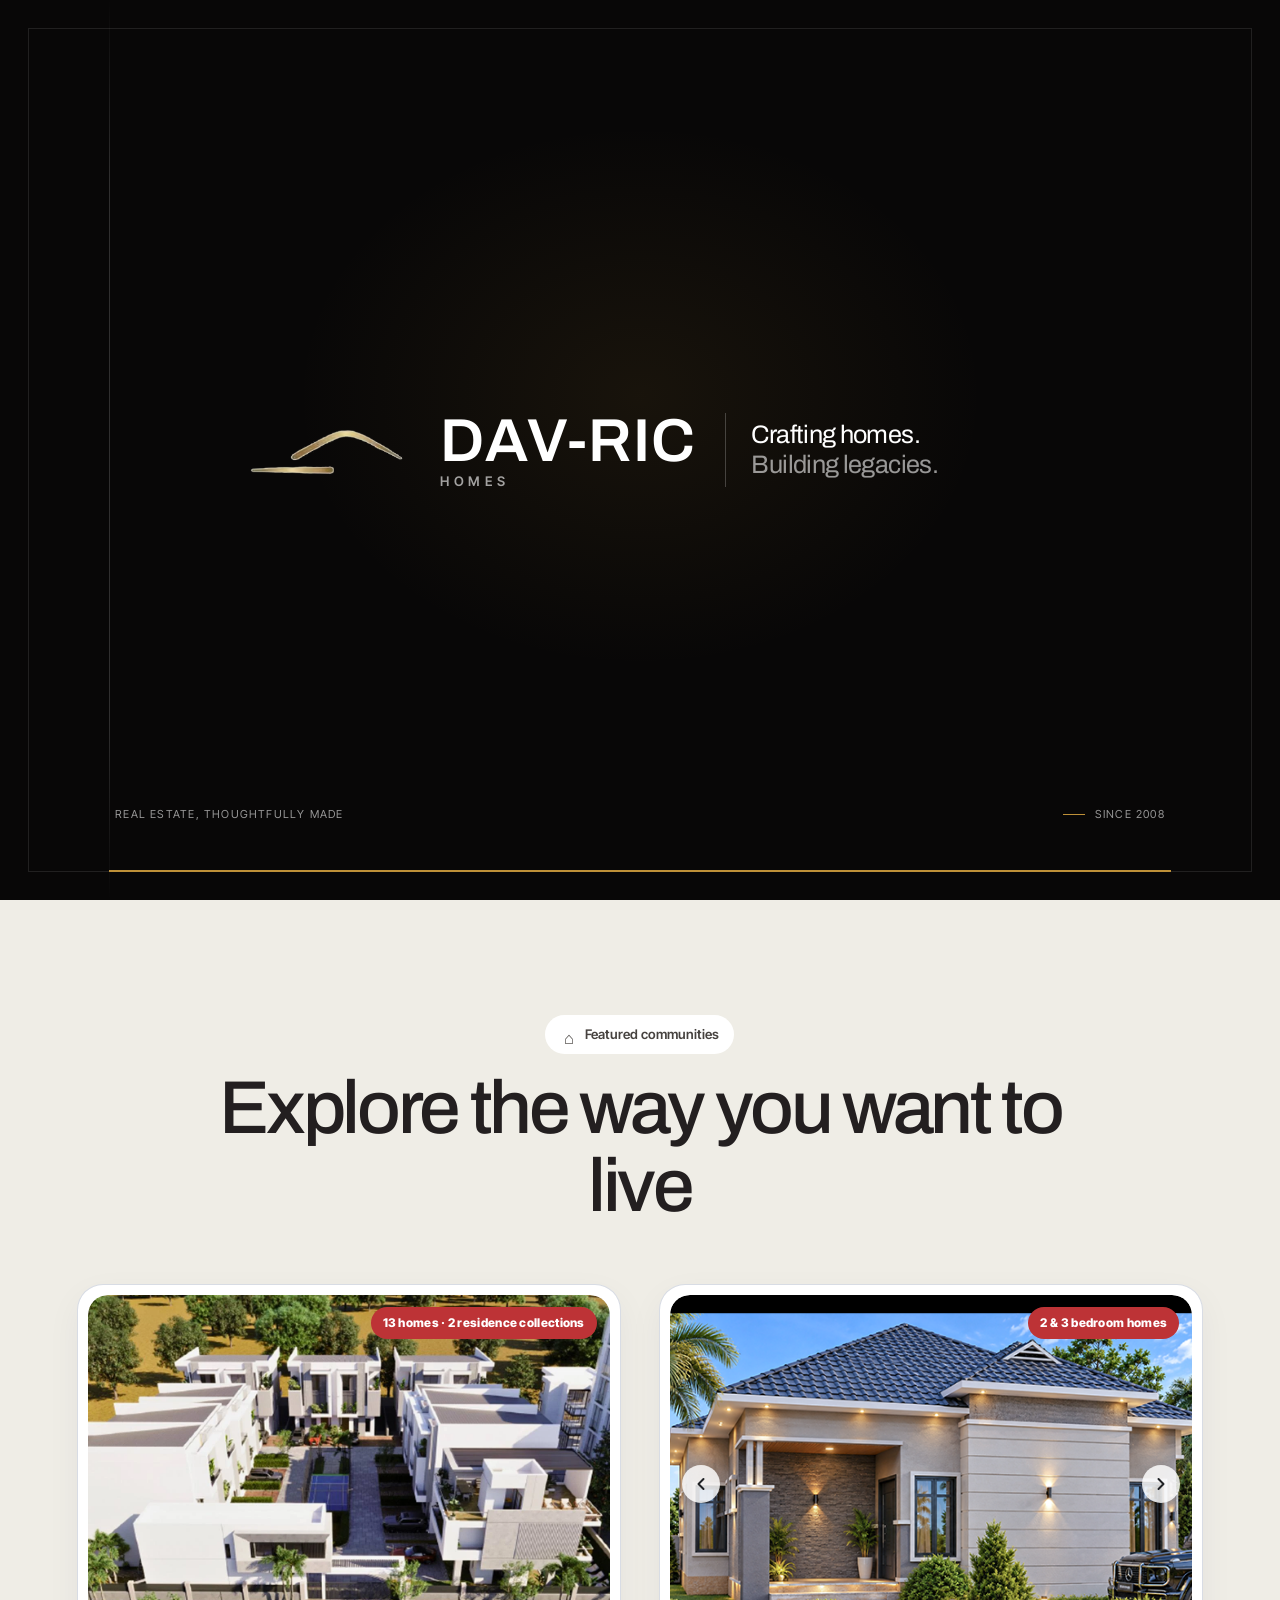
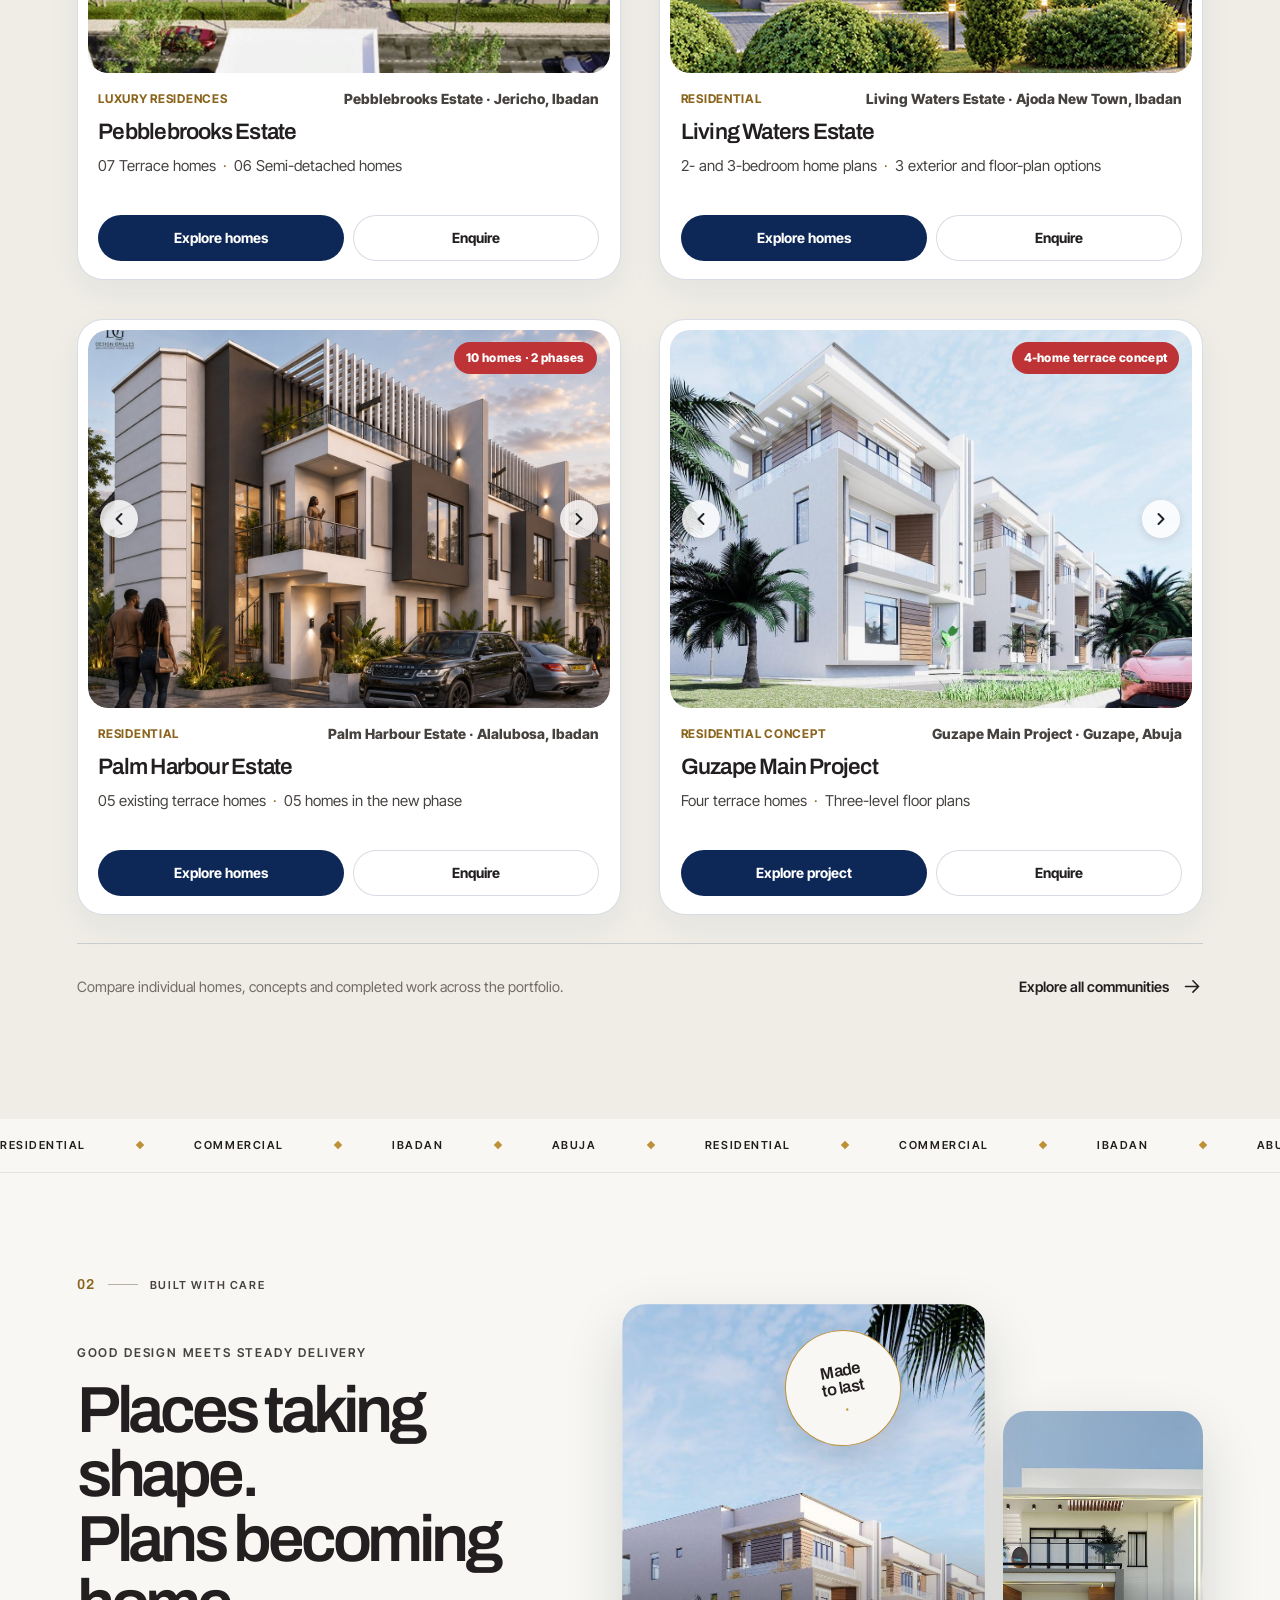
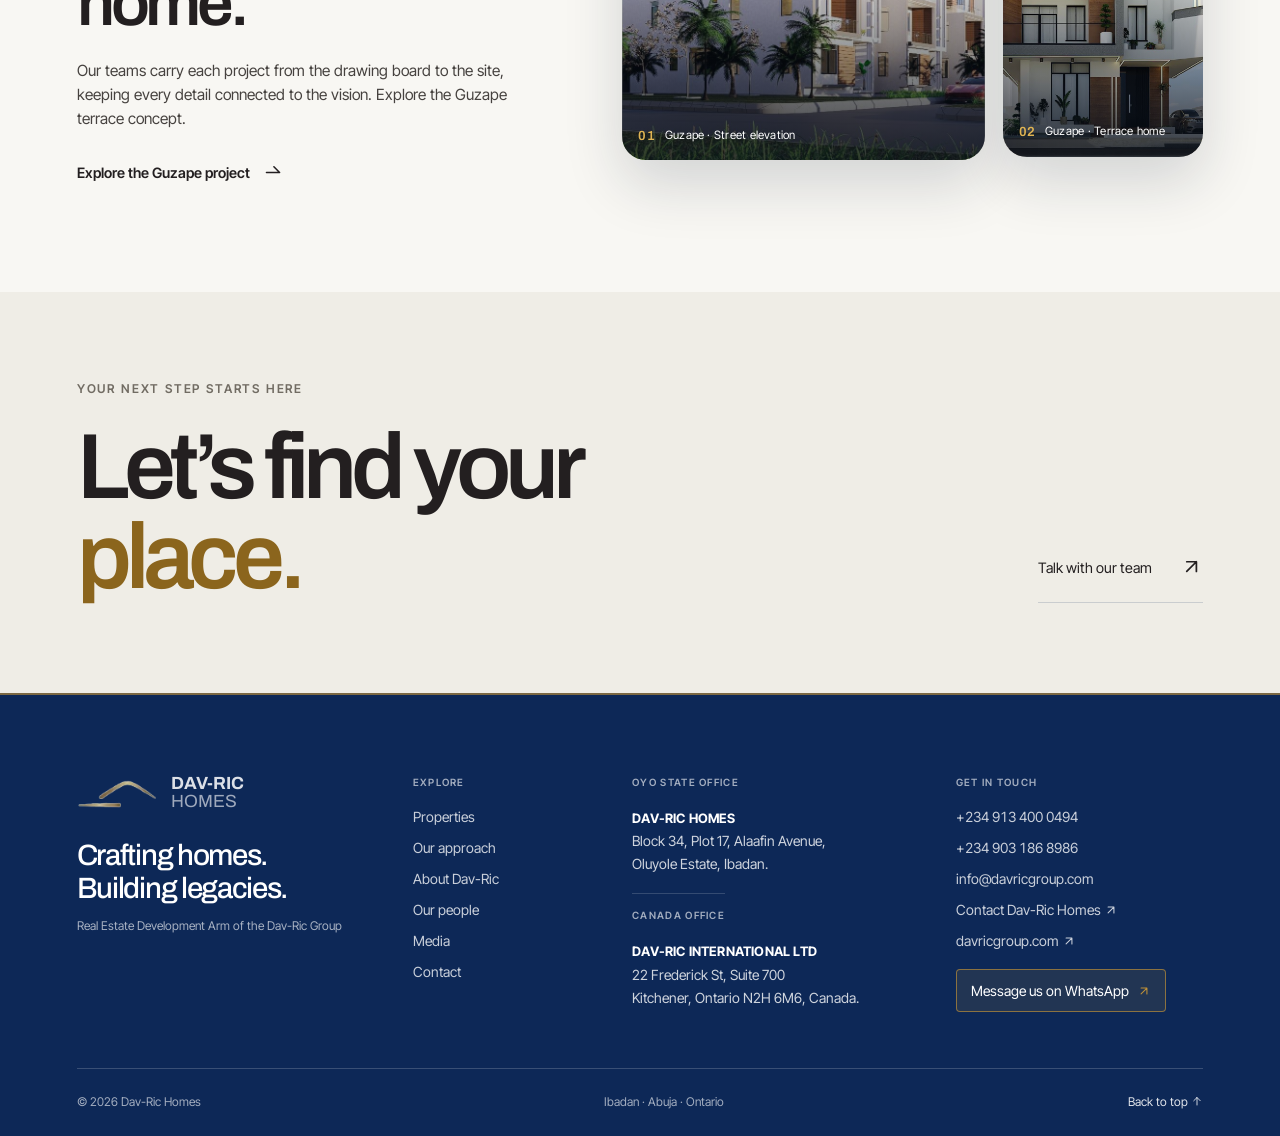
<file: index.html>
<!doctype html>
<html lang="en">
  <head>
    <meta charset="utf-8" />
    <meta name="viewport" content="width=device-width, initial-scale=1" />
    <meta name="theme-color" content="#f7f6f3" />
    <link rel="icon" type="image/png" sizes="64x64" href="assets/favicon.png?v=homes-logo" />
    <link rel="canonical" href="https://davrichomes.com/" />
    <meta
      name="description"
      content="Discover residential homes and developments by Dav-Ric Homes in Ibadan and Abuja, including Pebblebrooks Estate and Living Waters Estate."
    />
    <meta property="og:site_name" content="Dav-Ric Homes" />
    <meta property="og:title" content="Dav-Ric Homes | Homes &amp; Developments in Ibadan, Nigeria" />
    <meta
      property="og:description"
      content="Thoughtful homes and places to live, shaped by competence, care and a lasting design vision."
    />
    <meta property="og:type" content="website" />
    <meta property="og:url" content="https://davrichomes.com/" />
    <meta property="og:image" content="https://davrichomes.com/assets/pebblebrooks-render.webp" />
    <meta property="og:image:alt" content="Architectural visualisation of Pebblebrooks Estate in Jericho, Ibadan" />
    <meta name="twitter:card" content="summary_large_image" />
    <meta name="twitter:title" content="Dav-Ric Homes | Homes &amp; Developments in Ibadan, Nigeria" />
    <meta name="twitter:description" content="Discover residential homes and developments by Dav-Ric Homes in Ibadan and Abuja." />
    <meta name="twitter:image" content="https://davrichomes.com/assets/pebblebrooks-render.webp" />
    <script type="application/ld+json">
      {
        "@context": "https://schema.org",
        "@graph": [
          {
            "@type": "Organization",
            "@id": "https://davrichomes.com/#organization",
            "name": "Dav-Ric Homes",
            "url": "https://davrichomes.com/",
            "description": "The real estate development arm of Dav-Ric Group, creating homes and residential developments.",
            "logo": {
              "@type": "ImageObject",
              "url": "https://davrichomes.com/assets/davric-mark.png"
            },
            "parentOrganization": {
              "@type": "Organization",
              "name": "Dav-Ric Group",
              "url": "https://www.davricgroup.com/"
            },
            "address": {
              "@type": "PostalAddress",
              "streetAddress": "Block 34, Plot 17, Alaafin Avenue, Oluyole Estate",
              "addressLocality": "Ibadan",
              "addressRegion": "Oyo",
              "addressCountry": "NG"
            },
            "contactPoint": {
              "@type": "ContactPoint",
              "telephone": "+2349134000494",
              "email": "info@davricgroup.com",
              "contactType": "customer enquiries",
              "availableLanguage": "English"
            }
          },
          {
            "@type": "WebSite",
            "@id": "https://davrichomes.com/#website",
            "url": "https://davrichomes.com/",
            "name": "Dav-Ric Homes",
            "publisher": { "@id": "https://davrichomes.com/#organization" },
            "inLanguage": "en"
          }
        ]
      }
    </script>
    <title>Dav-Ric Homes | Homes &amp; Developments in Ibadan, Nigeria</title>
    <script>
      try {
        const savedTheme = localStorage.getItem("davric-theme");
        const preferredTheme = savedTheme || (window.matchMedia("(prefers-color-scheme: dark)").matches ? "dark" : "light");
        document.documentElement.dataset.theme = preferredTheme;
      } catch {
        document.documentElement.dataset.theme = window.matchMedia("(prefers-color-scheme: dark)").matches ? "dark" : "light";
      }
    </script>
    <link rel="preconnect" href="https://fonts.googleapis.com" />
    <link rel="preconnect" href="https://fonts.gstatic.com" crossorigin />
    <link
      href="https://fonts.googleapis.com/css2?family=Archivo:wght@400;500;600;700&family=Inter+Tight:wght@400;500;600;700&display=swap"
      rel="stylesheet"
    />
    <link rel="stylesheet" href="styles.css?v=featured-communities-20261127" />
    <script src="script.js?v=living-waters-listings-20261127" defer></script>
  </head>
  <body>
    <a class="skip-link" href="#main">Skip to content</a>

    <div class="site-intro" data-site-intro aria-hidden="true">
      <div class="site-intro-lockup">
        <span class="site-intro-mark"><img src="assets/davric-roof-mark.png" alt="" width="164" height="50" /></span>
        <span class="site-intro-name"><strong>DAV-RIC</strong><span>HOMES</span></span>
        <span class="site-intro-tagline">Crafting homes.<br /><em>Building legacies.</em></span>
      </div>
      <span class="site-intro-footer"><span>Real estate, thoughtfully made</span><span><i></i> Since 2008</span></span>
      <span class="site-intro-progress" aria-hidden="true"></span>
    </div>
    <div class="page-transition" data-page-transition aria-hidden="true">
      <span class="page-transition-mark"><img src="assets/davric-roof-mark.png" alt="" /></span>
      <span class="page-transition-name"><strong>DAV-RIC</strong><span>HOMES</span></span>
      <span class="page-transition-rule"></span>
    </div>
    <span class="page-scroll-meter" data-scroll-meter aria-hidden="true"></span>

    <header class="site-header" id="top">
      <div class="header-inner shell">
        <a class="brand" href="/" aria-label="Dav-Ric Homes, home">
          <img src="assets/davric-roof-mark.png" alt="Dav-Ric Homes roofline logo" width="84" height="30" />
          <span class="brand-name">
            <strong>DAV-RIC</strong>
            <span>HOMES</span>
          </span>
        </a>

        <nav class="desktop-nav" aria-label="Main navigation">
          <details class="desktop-nav-dropdown">
  <summary>Communities</summary>
  <div class="desktop-nav-dropdown-menu">
    <a href="/communities">Browse all communities</a>
    <a href="/projects/pebblebrooks-estate">Pebblebrooks Estate</a>
    <a href="/projects/living-waters-estate">Living Waters Estate</a>
    <a href="/projects/palm-harbour-estate-phase-1">Palm Harbour Estate</a>
    <a href="/projects/guzape-abuja">Guzape Main Project</a>
  </div>
</details>
          <a href="/about#top">About Dav-Ric</a>
          <a href="/media">Media</a>
          <a href="/contact">Contact</a>
          <a class="nav-cta nav-expert-cta" href="/contact"><span>Speak to an expert</span><span aria-hidden="true"><svg class="ui-arrow ui-arrow--up-right" viewBox="0 0 24 24" focusable="false"><path d="M7 17 17 7M7 7h10v10" /></svg></span></a>
        </nav>

        <div class="header-actions">
          <button class="theme-toggle" type="button" aria-label="Use dark color theme" aria-pressed="false" title="Switch color theme">
            <span class="theme-symbol" aria-hidden="true">◐</span><span class="sr-only">Theme</span>
          </button>
          <button class="menu-toggle" type="button" aria-expanded="false" aria-controls="primary-nav">
            <span class="sr-only">Open navigation</span>
            <span></span><span></span>
          </button>
        </div>
      </div>
    </header>

    <nav class="primary-nav" id="primary-nav" aria-label="Main navigation" aria-hidden="true" inert>
      <div class="primary-nav-inner">
        <div class="menu-intro">
          <p class="menu-kicker"><span></span> Discover Dav-Ric</p>
          <p class="menu-statement">Thoughtful places.<br /><em>Lasting possibility.</em></p>
          <p class="menu-location">Ibadan <span>·</span> Abuja <span>·</span> Ontario</p>
        </div>
        <div class="menu-links">
          <a href="/communities"><span class="menu-link-index">01</span><span>Communities</span><span class="menu-link-arrow" aria-hidden="true"><svg class="ui-arrow ui-arrow--up-right" viewBox="0 0 24 24" focusable="false"><path d="M7 17 17 7M7 7h10v10" /></svg></span></a>
          <a href="/about#approach"><span class="menu-link-index">02</span><span>Our approach</span><span class="menu-link-arrow" aria-hidden="true"><svg class="ui-arrow ui-arrow--up-right" viewBox="0 0 24 24" focusable="false"><path d="M7 17 17 7M7 7h10v10" /></svg></span></a>
          <a href="/about#top"><span class="menu-link-index">03</span><span>About Dav-Ric</span><span class="menu-link-arrow" aria-hidden="true"><svg class="ui-arrow ui-arrow--up-right" viewBox="0 0 24 24" focusable="false"><path d="M7 17 17 7M7 7h10v10" /></svg></span></a>
          <a href="/media"><span class="menu-link-index">04</span><span>Media</span><span class="menu-link-arrow" aria-hidden="true"><svg class="ui-arrow ui-arrow--up-right" viewBox="0 0 24 24" focusable="false"><path d="M7 17 17 7M7 7h10v10" /></svg></span></a>
          <a class="nav-cta" href="/contact"><span>Speak to an expert</span><span aria-hidden="true"><svg class="ui-arrow ui-arrow--up-right" viewBox="0 0 24 24" focusable="false"><path d="M7 17 17 7M7 7h10v10" /></svg></span></a>
        </div>
        <div class="menu-footer">
          <span>Real estate, thoughtfully made</span>
          <span><a href="tel:+2349134000494">+234 913 400 0494</a><i></i><a href="tel:+2349031868986">+234 903 186 8986</a><i></i><a href="mailto:info@davricgroup.com">info@davricgroup.com</a></span>
        </div>
      </div>
    </nav>

    <main id="main">
      <section class="hero section-dark" aria-labelledby="hero-title">
        <div class="hero-image" aria-hidden="true">
          <img class="hero-scene is-active" src="assets/davric-home-render.webp" alt="" fetchpriority="high" data-hero-scene />
          <img class="hero-scene" src="assets/pebblebrooks-render.webp" alt="" loading="eager" data-hero-scene />
          <video class="hero-video" data-hero-video autoplay muted loop playsinline preload="auto" poster="assets/pebblebrooks-render.webp" aria-hidden="true" tabindex="-1">
            <source src="assets/pebblebrooks/pebblebrook-estate.mp4" type="video/mp4" />
          </video>
        </div>
        <div class="hero-shade" aria-hidden="true"></div>
        <div class="hero-content shell">
          <div class="hero-copy" data-reveal>
            <p class="eyebrow eyebrow-light"><span class="eyebrow-line"></span> Real estate, thoughtfully made</p>
            <h1 id="hero-title" aria-label="Crafting homes. Building legacies."><span class="hero-title-line"><span>Crafting homes.</span></span><span class="hero-title-line"><span><em>Building legacies.</em></span></span></h1>
            <p class="hero-intro">
              We create modern homes and places to live with care, confidence and a design vision made to last.
            </p>
            <div class="hero-actions">
              <a class="button button-red" href="/communities">Explore our communities <span aria-hidden="true"><svg class="ui-arrow ui-arrow--down-right" viewBox="0 0 24 24" focusable="false"><path d="m6 6 12 12m-8 0h8v-8" /></svg></span></a>
              <a class="text-link text-link-light" href="/about#top">The Dav-Ric story <span aria-hidden="true"><svg class="ui-arrow ui-arrow--right" viewBox="0 0 24 24" focusable="false"><path d="M4 12h15m-6.5-6.5L19 12l-6.5 6.5" /></svg></span></a>
            </div>
          </div>
          <div class="hero-caption" data-reveal="right">
            <span class="caption-rule"></span>
            <div>
              <strong>Pebblebrooks Estate</strong>
              <span>Jericho · Ibadan</span>
              <span class="hero-credit">Architectural visualisation · Dav-Ric Homes</span>
            </div>
            <span class="caption-index">01 / 01</span>
          </div>
          <a class="hero-scroll-cue" href="#featured-properties"><span>Scroll to discover</span><i aria-hidden="true"></i></a>
          <div class="hero-bottomline" aria-hidden="true">
            <span>Ibadan</span><span>Abuja</span><span class="hero-bottom-rule"></span><span>Dav-Ric Group · founded 2008</span>
          </div>
        </div>
      </section>

      <section class="featured-properties-section section-mist" id="featured-properties" aria-labelledby="featured-properties-title">
        <div class="shell">
          <div class="featured-properties-heading" data-reveal>
            <p class="featured-properties-kicker"><span aria-hidden="true">⌂</span> Featured communities</p>
            <h2 id="featured-properties-title">Explore the way you want to live</h2>
          </div>

          <div class="featured-property-grid">
            <article class="featured-property-card" data-reveal>
              <div class="featured-property-gallery project-gallery" data-project-gallery data-project-photos='[{"src":"assets/pebblebrooks/gallery/pebblebrooks-home-05.webp","alt":"Aerial visualisation of Pebblebrooks Estate in Jericho, Ibadan"}]'>
                <a class="project-image" href="/projects/pebblebrooks-estate" aria-label="Explore Pebblebrooks Estate and its home listings"><img src="assets/pebblebrooks/gallery/pebblebrooks-home-05.webp" alt="Aerial visualisation of Pebblebrooks Estate in Jericho, Ibadan" loading="lazy" /></a>
                <span class="featured-property-badge">13 homes · 2 residence collections</span>
              </div>
              <div class="featured-property-info">
                <div class="featured-property-topline"><span>Luxury residences</span><span class="featured-property-location">Pebblebrooks Estate · Jericho, Ibadan</span></div>
                <h3>Pebblebrooks Estate</h3>
                <p class="featured-property-facts">07 Terrace homes <span>·</span> 06 Semi-detached homes</p>
                <div class="featured-property-actions"><a class="button button-blue" href="/projects/pebblebrooks-estate">Explore homes</a><a class="button button-outline" href="/contact?project=pebblebrooks-estate">Enquire</a></div>
              </div>
            </article>



            <article class="featured-property-card" data-reveal>
              <div class="featured-property-gallery project-gallery" data-project-gallery data-project-photos='[{"src":"assets/ajoda/ajoda-three-bedroom-vision.png","alt":"Three-bedroom home design for Living Waters Estate in Ajoda New Town, Ibadan"},{"src":"assets/ajoda/ajoda-two-bedroom-vision.png","alt":"Two-bedroom home design for Living Waters Estate in Ajoda New Town, Ibadan"},{"src":"assets/ajoda/ajoda-two-bedroom-flat-roof-vision.png","alt":"Flat-roof two-bedroom design for Living Waters Estate in Ajoda New Town, Ibadan"}]'>
                <a class="project-image" href="/projects/living-waters-estate" aria-label="Open Living Waters Estate details"><img src="assets/ajoda/ajoda-three-bedroom-vision.png" alt="Three-bedroom home design for Living Waters Estate in Ajoda New Town, Ibadan" loading="lazy" /></a>
                <span class="featured-property-badge">2 &amp; 3 bedroom homes</span>
                <button class="project-gallery-control project-gallery-control--previous" type="button" data-project-gallery-step="-1" aria-label="Previous Living Waters Estate image"><svg viewBox="0 0 24 24" aria-hidden="true"><path d="m15 18-6-6 6-6"/></svg></button>
                <button class="project-gallery-control project-gallery-control--next" type="button" data-project-gallery-step="1" aria-label="Next Living Waters Estate image"><svg viewBox="0 0 24 24" aria-hidden="true"><path d="m9 18 6-6-6-6"/></svg></button>
              </div>
              <div class="featured-property-info">
                <div class="featured-property-topline"><span>Residential</span><span class="featured-property-location">Living Waters Estate · Ajoda New Town, Ibadan</span></div>
                <h3>Living Waters Estate</h3>
                <p class="featured-property-facts">2- and 3-bedroom home plans <span>·</span> 3 exterior and floor-plan options</p>
                <div class="featured-property-actions"><a class="button button-blue" href="/projects/living-waters-estate">Explore homes</a><a class="button button-outline" href="/contact?project=living-waters-estate">Enquire</a></div>
              </div>
            </article>

            <article class="featured-property-card" data-reveal>
              <div class="featured-property-gallery project-gallery" data-project-gallery data-project-photos='[{"src":"assets/palm-harbour/palm-harbour-exterior-01.jpeg","alt":"Homes at Palm Harbour Estate, Alalubosa, Ibadan"},{"src":"assets/palm-harbour/palm-harbour-exterior-02.jpeg","alt":"Homes at Palm Harbour Estate, Alalubosa, Ibadan"},{"src":"assets/palm-harbour/palm-harbour-exterior-03.jpeg","alt":"Homes at Palm Harbour Estate, Alalubosa, Ibadan"},{"src":"assets/palm-harbour/palm-harbour-exterior-04.jpeg","alt":"Homes at Palm Harbour Estate, Alalubosa, Ibadan"}]'>
                <a class="project-image" href="/projects/palm-harbour-estate-phase-1" aria-label="Explore Palm Harbour Estate"><img src="assets/palm-harbour/palm-harbour-exterior-01.jpeg" alt="Homes at Palm Harbour Estate, Alalubosa, Ibadan" loading="lazy" /></a>
                <span class="featured-property-badge">10 homes · 2 phases</span>
                <button class="project-gallery-control project-gallery-control--previous" type="button" data-project-gallery-step="-1" aria-label="Previous Palm Harbour Estate image"><svg viewBox="0 0 24 24" aria-hidden="true"><path d="m15 18-6-6 6-6"/></svg></button>
                <button class="project-gallery-control project-gallery-control--next" type="button" data-project-gallery-step="1" aria-label="Next Palm Harbour Estate image"><svg viewBox="0 0 24 24" aria-hidden="true"><path d="m9 18 6-6-6-6"/></svg></button>
              </div>
              <div class="featured-property-info">
                <div class="featured-property-topline"><span>Residential</span><span class="featured-property-location">Palm Harbour Estate · Alalubosa, Ibadan</span></div>
                <h3>Palm Harbour Estate</h3>
                <p class="featured-property-facts">05 existing terrace homes <span>·</span> 05 homes in the new phase</p>
                <div class="featured-property-actions"><a class="button button-blue" href="/projects/palm-harbour-estate-phase-1">Explore homes</a><a class="button button-outline" href="/contact?project=palm-harbour-estate-phase-1">Enquire</a></div>
              </div>
            </article>

            <article class="featured-property-card" data-reveal>
              <div class="featured-property-gallery project-gallery" data-project-gallery data-project-photos='[{"src":"assets/guzape/guzape-terrace-row-hero.jpg","alt":"Guzape Main Project terrace home concept · Guzape, Abuja"},{"src":"assets/guzape/guzape-terrace-home-render.jpg","alt":"Guzape Main Project terrace home concept · Guzape, Abuja"}]'>
                <a class="project-image" href="/projects/guzape-abuja" aria-label="Explore the Guzape Main Project"><img src="assets/guzape/guzape-terrace-row-hero.jpg" alt="Guzape Main Project terrace home concept · Guzape, Abuja" loading="lazy" /></a>
                <span class="featured-property-badge">4-home terrace concept</span>
                <button class="project-gallery-control project-gallery-control--previous" type="button" data-project-gallery-step="-1" aria-label="Previous Guzape Main Project image"><svg viewBox="0 0 24 24" aria-hidden="true"><path d="m15 18-6-6 6-6"/></svg></button>
                <button class="project-gallery-control project-gallery-control--next" type="button" data-project-gallery-step="1" aria-label="Next Guzape Main Project image"><svg viewBox="0 0 24 24" aria-hidden="true"><path d="m9 18 6-6-6-6"/></svg></button>
              </div>
              <div class="featured-property-info">
                <div class="featured-property-topline"><span>Residential concept</span><span class="featured-property-location">Guzape Main Project · Guzape, Abuja</span></div>
                <h3>Guzape Main Project</h3>
                <p class="featured-property-facts">Four terrace homes <span>·</span> Three-level floor plans</p>
                <div class="featured-property-actions"><a class="button button-blue" href="/projects/guzape-abuja">Explore project</a><a class="button button-outline" href="/contact?project=guzape-abuja">Enquire</a></div>
              </div>
            </article>
          </div>

          <div class="featured-properties-footer" data-reveal><p>Compare individual homes, concepts and completed work across the portfolio.</p><a class="text-link text-link-dark" href="/communities">Explore all communities <span aria-hidden="true"><svg class="ui-arrow ui-arrow--right" viewBox="0 0 24 24" focusable="false"><path d="M4 12h15m-6.5-6.5L19 12l-6.5 6.5" /></svg></span></a></div>
        </div>
      </section>

      <div class="experience-ribbon" aria-hidden="true">
        <div class="ribbon-track">
          <div class="ribbon-group">
            <span>Residential</span><i></i><span>Commercial</span><i></i><span>Ibadan</span><i></i><span>Abuja</span><i></i>
          </div>
          <div class="ribbon-group">
            <span>Residential</span><i></i><span>Commercial</span><i></i><span>Ibadan</span><i></i><span>Abuja</span><i></i>
          </div>
        </div>
      </div>

      <section class="progress-section section-paper" aria-labelledby="progress-title">
        <div class="shell">
          <div class="progress-grid">
            <div class="progress-copy" data-reveal="left">
              <div class="section-index"><span>02</span><span class="index-rule"></span><span>Built with care</span></div>
              <p class="eyebrow eyebrow-dark">Good design meets steady delivery</p>
              <h2 id="progress-title">Places taking shape.<br /><span>Plans becoming home.</span></h2>
              <p>Our teams carry each project from the drawing board to the site, keeping every detail connected to the vision. Explore the Guzape terrace concept.</p>
              <a class="text-link text-link-dark" href="/projects/guzape-abuja">Explore the Guzape project <span aria-hidden="true"><svg class="ui-arrow ui-arrow--right" viewBox="0 0 24 24" focusable="false"><path d="M4 12h15m-6.5-6.5L19 12l-6.5-6.5" /></svg></span></a>
            </div>
            <div class="progress-photos" data-reveal="right" role="group" aria-label="Guzape project exterior visualisations">
              <figure class="progress-photo progress-photo-main">
                <img src="assets/guzape/guzape-street-elevation.jpg" alt="Street elevation concept for the Guzape terrace homes" loading="lazy" decoding="async" />
                <figcaption><span>01</span> Guzape · Street elevation</figcaption>
              </figure>
              <figure class="progress-photo progress-photo-side">
                <img src="assets/guzape/guzape-terrace-home-render.jpg" alt="Exterior visualisation of an individual Guzape terrace home" loading="lazy" decoding="async" />
                <figcaption><span>02</span> Guzape · Terrace home</figcaption>
              </figure>
              <span class="progress-stamp" aria-hidden="true">Made<br />to last<span>.</span></span>
            </div>
          </div>
        </div>
      </section>

      <section class="contact-callout section-red" aria-labelledby="contact-title">
        <div class="shell contact-callout-inner" data-reveal>
          <div><p class="eyebrow eyebrow-light">Your next step starts here</p><h2 id="contact-title">Let’s find your <em>place.</em></h2></div>
          <a class="contact-callout-link" href="/contact">Talk with our team <span aria-hidden="true"><svg class="ui-arrow ui-arrow--up-right" viewBox="0 0 24 24" focusable="false"><path d="M7 17 17 7M7 7h10v10" /></svg></span></a>
        </div>
      </section>

    </main>

    <footer class="site-footer section-dark">
      <div class="shell footer-main">
        <div class="footer-brand-block">
          <a class="brand brand-footer" href="/#top" aria-label="Dav-Ric Homes, home">
            <img src="assets/davric-roof-mark.png" alt="Dav-Ric Homes roofline logo" width="84" height="30" loading="lazy" />
            <span class="brand-name"><strong>DAV-RIC</strong><span>HOMES</span></span>
          </a>
          <p>Crafting homes.<br />Building legacies.</p>
          <span class="footer-group-note">Real Estate Development Arm of the Dav-Ric Group</span>
        </div>
        <div class="footer-column">
          <p class="footer-heading">Explore</p>
          <a href="/communities">Properties</a>
          <a href="/about#approach">Our approach</a>
          <a href="/about#top">About Dav-Ric</a>
          <a href="/about#people">Our people</a><a href="/media">Media</a>
          <a href="/contact">Contact</a>
        </div>
        <div class="footer-column footer-address">
          <p class="footer-heading">Oyo State office</p>
          <p><strong>DAV-RIC HOMES</strong><br />Block 34, Plot 17, Alaafin Avenue,<br />Oluyole Estate, Ibadan.</p>
          <p class="footer-heading footer-heading-spaced">Canada office</p>
          <p><strong>DAV-RIC INTERNATIONAL LTD</strong><br />22 Frederick St, Suite 700<br />Kitchener, Ontario N2H 6M6, Canada.</p>
        </div>
        <div class="footer-column footer-reach">
          <p class="footer-heading">Get in touch</p>
          <a href="tel:+2349134000494">+234 913 400 0494</a>
          <a href="tel:+2349031868986">+234 903 186 8986</a>
          <a href="mailto:info@davricgroup.com">info@davricgroup.com</a>
          <a href="/contact">Contact Dav-Ric Homes <span aria-hidden="true"><svg class="ui-arrow ui-arrow--up-right" viewBox="0 0 24 24" focusable="false"><path d="M7 17 17 7M7 7h10v10" /></svg></span></a>
          <a href="https://www.davricgroup.com/" target="_blank" rel="noopener noreferrer">davricgroup.com <span aria-hidden="true"><svg class="ui-arrow ui-arrow--up-right" viewBox="0 0 24 24" focusable="false"><path d="M7 17 17 7M7 7h10v10" /></svg></span></a>
          <a class="footer-whatsapp" href="https://wa.me/2349134000494" target="_blank" rel="noopener noreferrer">Message us on WhatsApp <span aria-hidden="true"><svg class="ui-arrow ui-arrow--up-right" viewBox="0 0 24 24" focusable="false"><path d="M7 17 17 7M7 7h10v10" /></svg></span></a>
        </div>
      </div>
      <div class="shell footer-bottom">
        <span>© <span id="current-year">2026</span> Dav-Ric Homes</span>
        <span>Ibadan · Abuja · Ontario</span>
        <a href="#top">Back to top <svg class="ui-arrow ui-arrow--up" viewBox="0 0 24 24" focusable="false"><path d="M12 20V5m-6.5 6.5L12 5l6.5 6.5" /></svg></a>
      </div>
    </footer>
  </body>
</html>
</file>
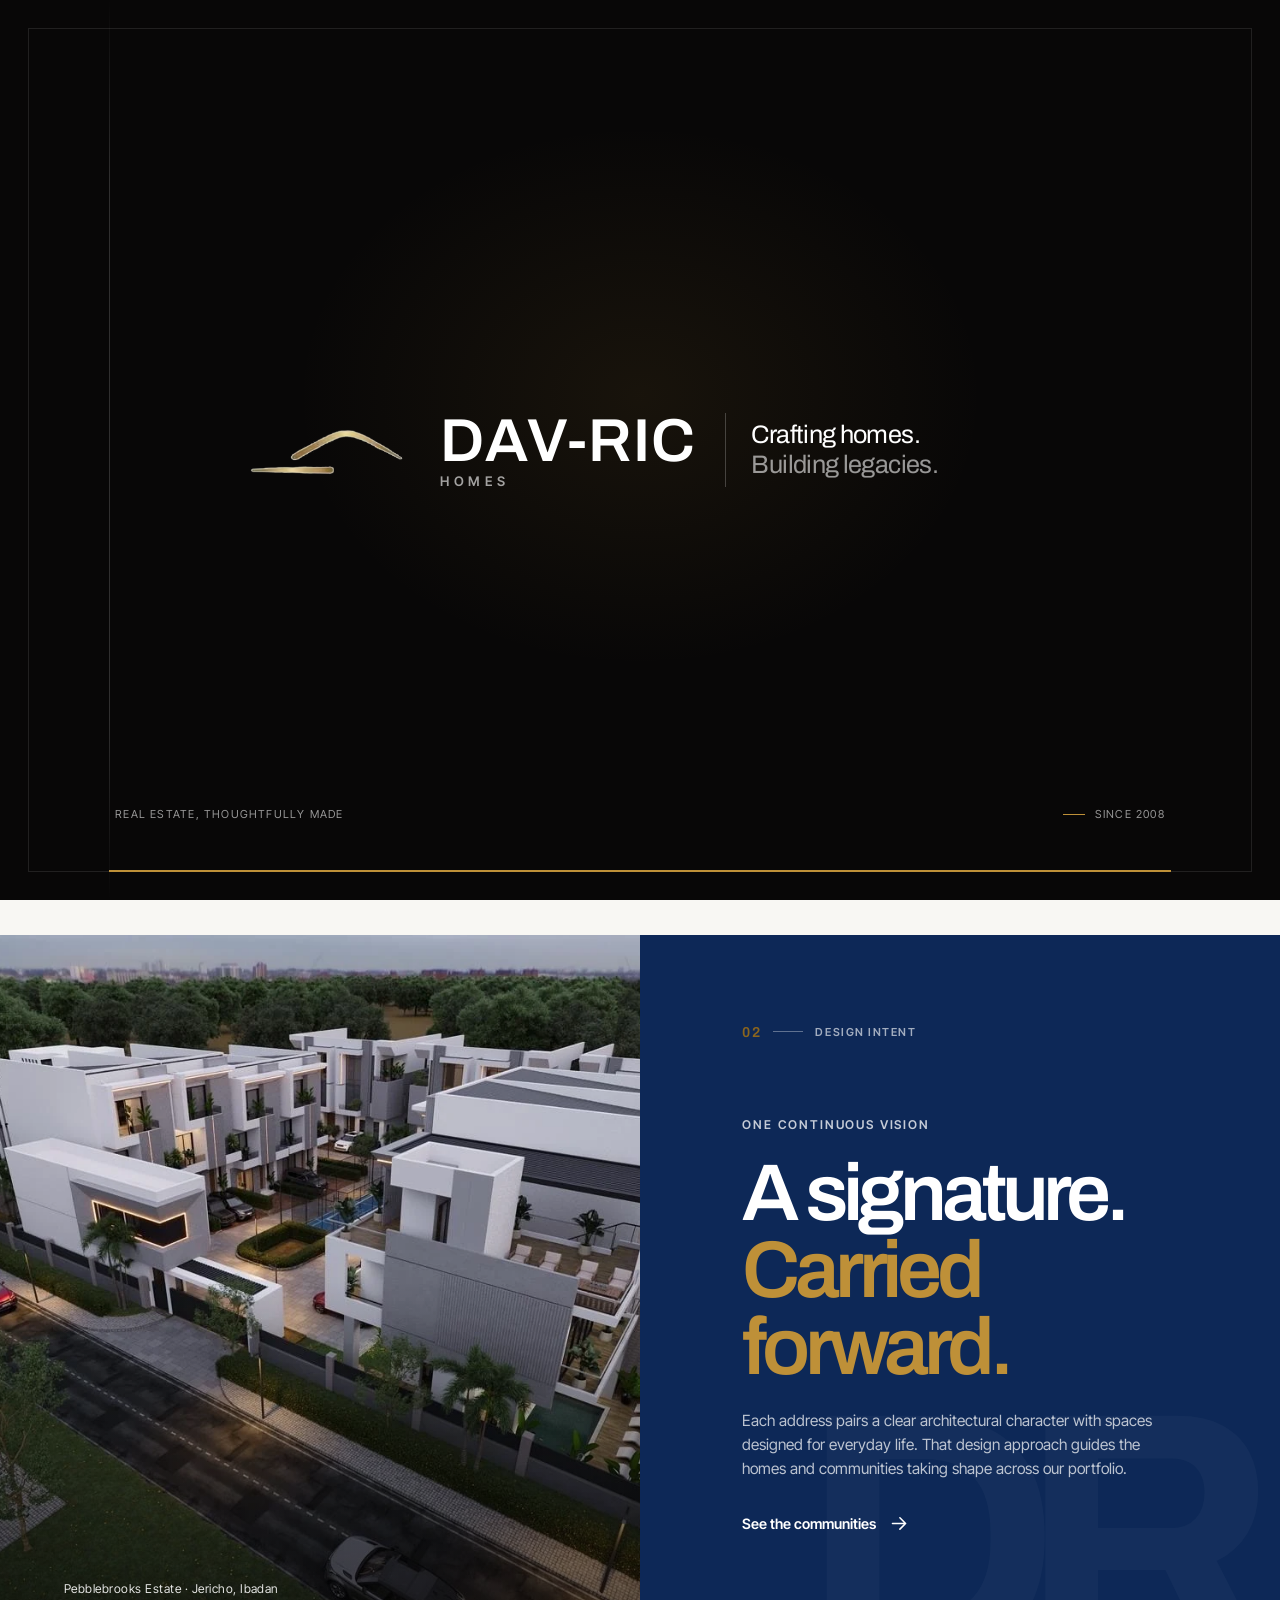
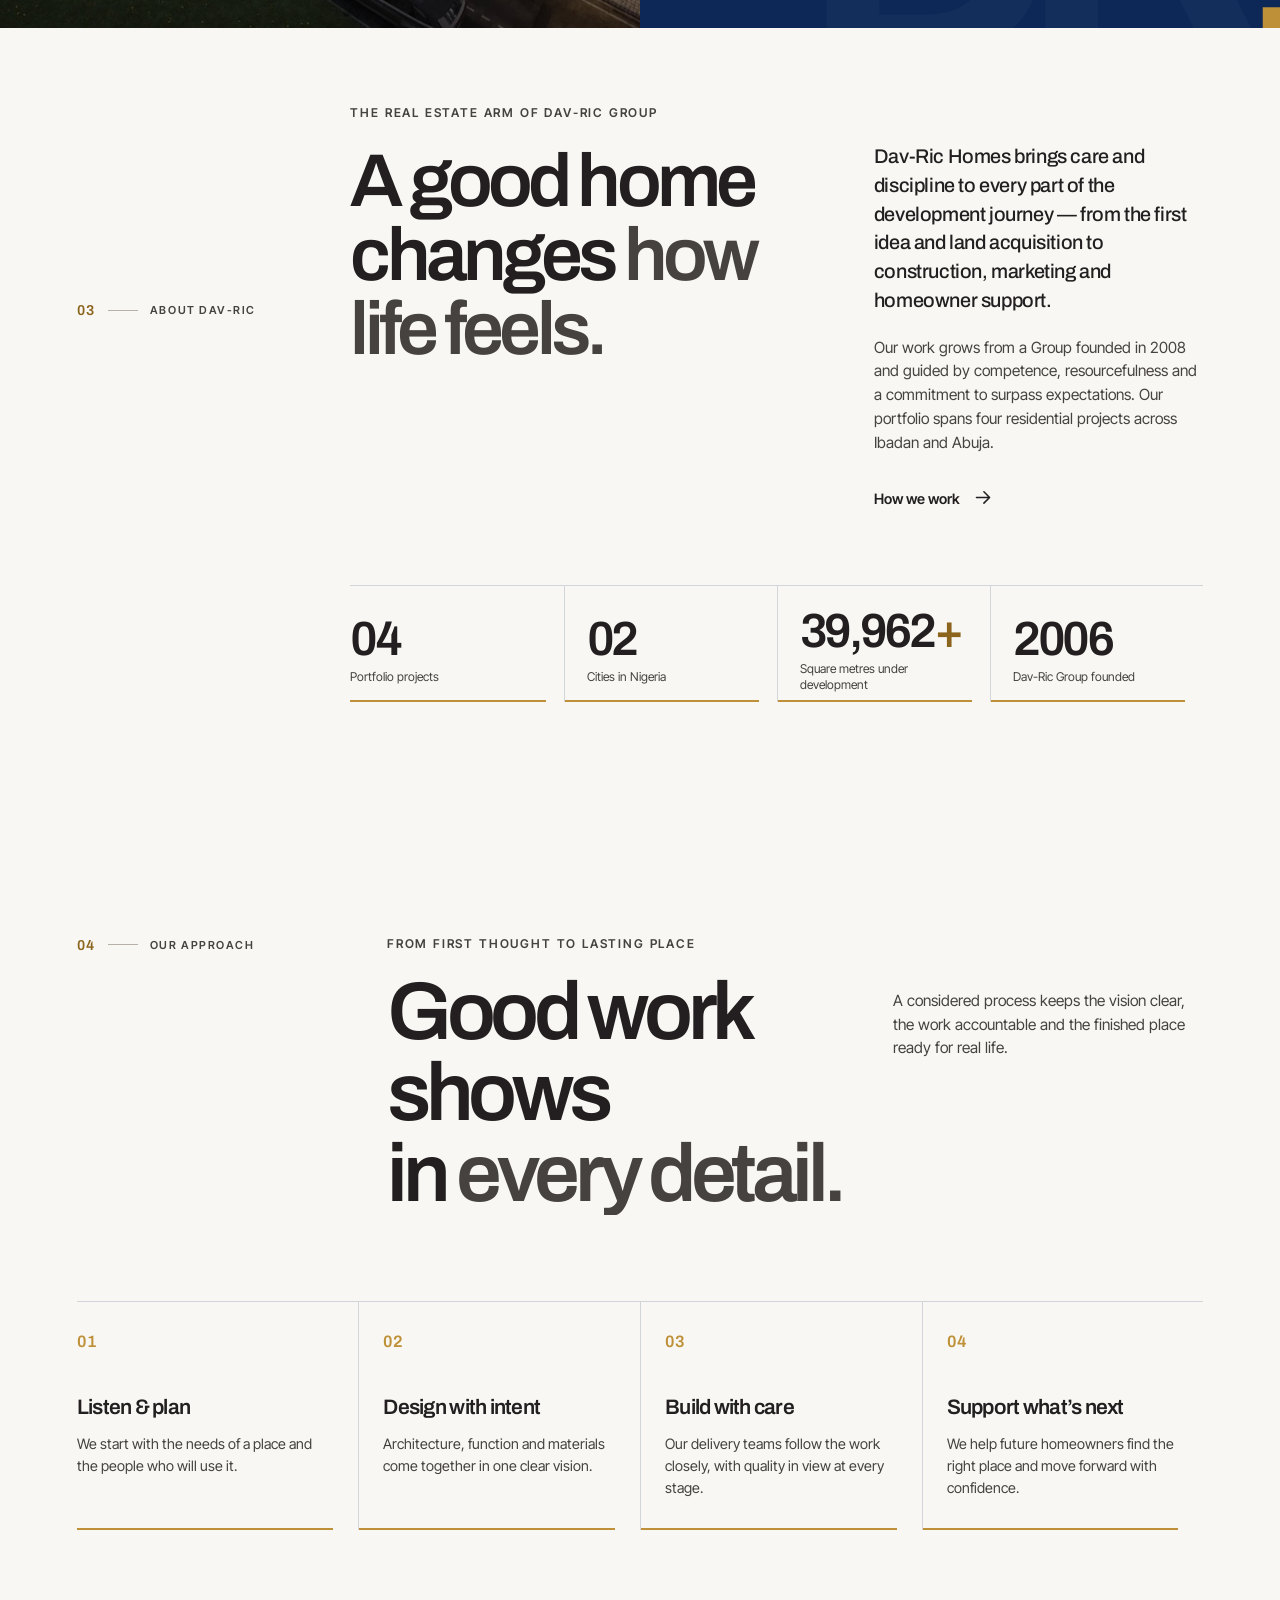
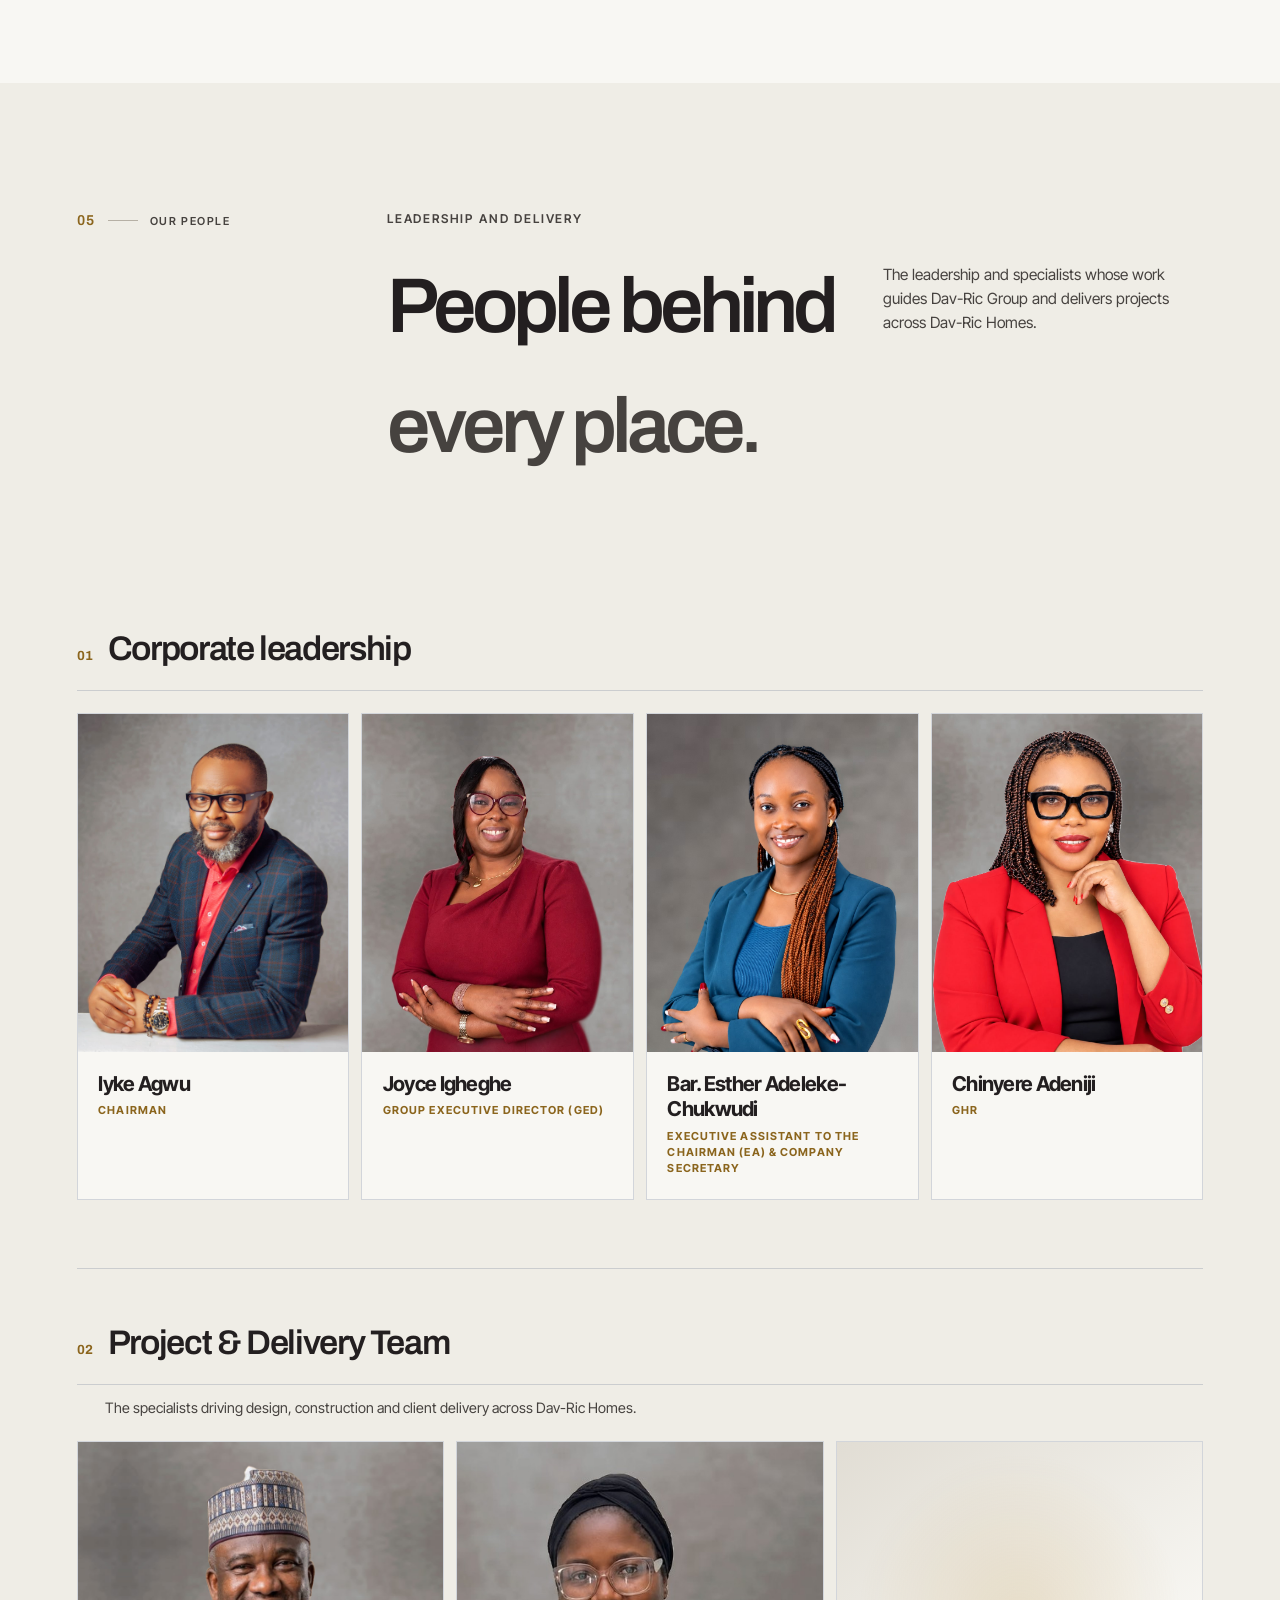
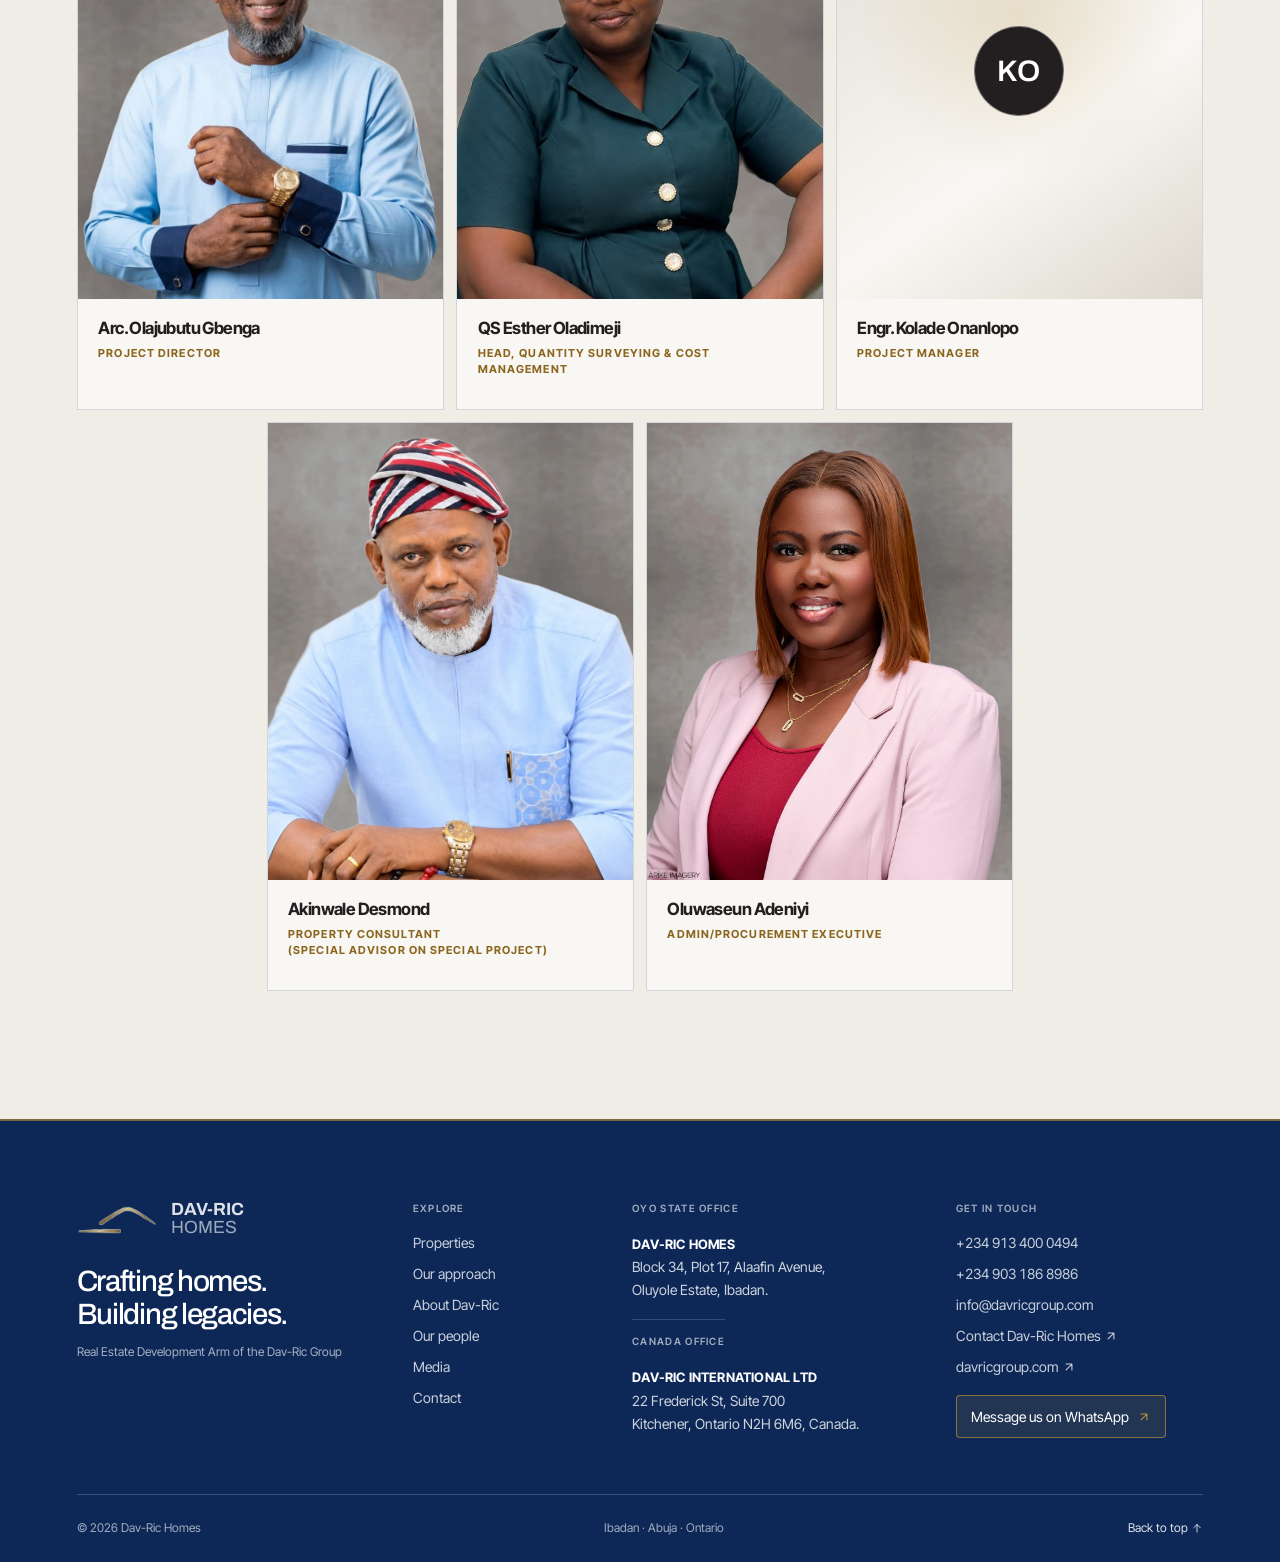
<file: about.html>
<!doctype html>
<html lang="en">
  <head>
    <meta charset="utf-8" />
    <meta name="viewport" content="width=device-width, initial-scale=1" />
    <meta name="theme-color" content="#f7f6f3" />
    <link rel="icon" type="image/png" sizes="64x64" href="assets/favicon.png?v=homes-logo" />
    <link rel="canonical" href="https://davrichomes.com/about" />
    <meta name="description" content="Learn about Dav-Ric Homes, our design approach, company leadership and the project delivery team." />
    <meta property="og:site_name" content="Dav-Ric Homes" />
    <meta property="og:title" content="About Dav-Ric Homes | Our Story, Team &amp; Approach" />
    <meta property="og:description" content="Meet Dav-Ric Homes: our story, design approach, leadership and delivery specialists." />
    <meta property="og:type" content="website" />
    <meta property="og:url" content="https://davrichomes.com/about" />
    <meta property="og:image" content="https://davrichomes.com/assets/davric-home-render.webp" />
    <meta property="og:image:alt" content="Dav-Ric Homes residential development in Nigeria" />
    <meta name="twitter:card" content="summary_large_image" />
    <meta name="twitter:title" content="About Dav-Ric Homes | Our Story, Team &amp; Approach" />
    <meta name="twitter:description" content="Meet Dav-Ric Homes: our story, design approach, leadership and delivery specialists." />
    <meta name="twitter:image" content="https://davrichomes.com/assets/davric-home-render.webp" />
    <title>About Dav-Ric Homes | Our Story, Team &amp; Approach</title>
    <script>
      try {
        const savedTheme = localStorage.getItem("davric-theme");
        document.documentElement.dataset.theme = savedTheme || (window.matchMedia("(prefers-color-scheme: dark)").matches ? "dark" : "light");
      } catch {
        document.documentElement.dataset.theme = window.matchMedia("(prefers-color-scheme: dark)").matches ? "dark" : "light";
      }
    </script>
    <link rel="preconnect" href="https://fonts.googleapis.com" />
    <link rel="preconnect" href="https://fonts.gstatic.com" crossorigin />
    <link href="https://fonts.googleapis.com/css2?family=Archivo:wght@400;500;600;700&family=Inter+Tight:wght@400;500;600;700&display=swap" rel="stylesheet" />
    <link rel="stylesheet" href="styles.css?v=estate-layouts-20261120" />
    <script src="script.js?v=living-waters-listings-20261127" defer></script>
  </head>
  <body>
    <a class="skip-link" href="#main">Skip to content</a>
    <div class="site-intro" data-site-intro aria-hidden="true">
      <div class="site-intro-lockup"><span class="site-intro-mark"><img src="assets/davric-roof-mark.png" alt="" width="164" height="50" /></span><span class="site-intro-name"><strong>DAV-RIC</strong><span>HOMES</span></span><span class="site-intro-tagline">Crafting homes.<br /><em>Building legacies.</em></span></div>
      <span class="site-intro-footer"><span>Real estate, thoughtfully made</span><span><i></i> Since 2008</span></span><span class="site-intro-progress" aria-hidden="true"></span>
    </div>
    <div class="page-transition" data-page-transition aria-hidden="true"><span class="page-transition-mark"><img src="assets/davric-roof-mark.png" alt="" /></span><span class="page-transition-name"><strong>DAV-RIC</strong><span>HOMES</span></span><span class="page-transition-rule"></span></div>
    <span class="page-scroll-meter" data-scroll-meter aria-hidden="true"></span>

    <header class="site-header" id="top">
      <div class="header-inner shell">
        <a class="brand" href="/" aria-label="Dav-Ric Homes, home"><img src="assets/davric-roof-mark.png" alt="Dav-Ric Homes roofline logo" width="84" height="30" /><span class="brand-name"><strong>DAV-RIC</strong><span>HOMES</span></span></a>
        <nav class="desktop-nav" aria-label="Main navigation"><details class="desktop-nav-dropdown">
  <summary>Communities</summary>
  <div class="desktop-nav-dropdown-menu">
    <a href="/communities">Browse all communities</a>
    <a href="/projects/pebblebrooks-estate">Pebblebrooks Estate</a>
    <a href="/projects/living-waters-estate">Living Waters Estate</a>
    <a href="/projects/palm-harbour-estate-phase-1">Palm Harbour Estate</a>
    <a href="/projects/guzape-abuja">Guzape Main Project</a>
  </div>
</details><a href="/about#top" aria-current="page">About Dav-Ric</a><a href="/media">Media</a><a href="/contact">Contact</a><a class="nav-cta nav-expert-cta" href="/contact"><span>Speak to an expert</span><span aria-hidden="true"><svg class="ui-arrow ui-arrow--up-right" viewBox="0 0 24 24" focusable="false"><path d="M7 17 17 7M7 7h10v10" /></svg></span></a></nav>
        <div class="header-actions">
          <button class="theme-toggle" type="button" aria-label="Use dark color theme" aria-pressed="false" title="Switch color theme"><span class="theme-symbol" aria-hidden="true">◐</span><span class="sr-only">Theme</span></button>
          <button class="menu-toggle" type="button" aria-expanded="false" aria-controls="primary-nav"><span class="sr-only">Open navigation</span><span></span><span></span></button>
        </div>
      </div>
    </header>

    <nav class="primary-nav" id="primary-nav" aria-label="Main navigation" aria-hidden="true" inert>
      <div class="primary-nav-inner">
        <div class="menu-intro"><p class="menu-kicker"><span></span> Discover Dav-Ric</p><p class="menu-statement">Thoughtful places.<br /><em>Lasting possibility.</em></p><p class="menu-location">Ibadan <span>·</span> Abuja <span>·</span> Ontario</p></div>
        <div class="menu-links"><a href="/communities"><span class="menu-link-index">01</span><span>Communities</span><span class="menu-link-arrow" aria-hidden="true"><svg class="ui-arrow ui-arrow--up-right" viewBox="0 0 24 24" focusable="false"><path d="M7 17 17 7M7 7h10v10" /></svg></span></a><a href="/about#approach"><span class="menu-link-index">02</span><span>Our approach</span><span class="menu-link-arrow" aria-hidden="true"><svg class="ui-arrow ui-arrow--up-right" viewBox="0 0 24 24" focusable="false"><path d="M7 17 17 7M7 7h10v10" /></svg></span></a><a href="/about#top"><span class="menu-link-index">03</span><span>About Dav-Ric</span><span class="menu-link-arrow" aria-hidden="true"><svg class="ui-arrow ui-arrow--up-right" viewBox="0 0 24 24" focusable="false"><path d="M7 17 17 7M7 7h10v10" /></svg></span></a><a href="/media"><span class="menu-link-index">04</span><span>Media</span><span class="menu-link-arrow" aria-hidden="true"><svg class="ui-arrow ui-arrow--up-right" viewBox="0 0 24 24" focusable="false"><path d="M7 17 17 7M7 7h10v10" /></svg></span></a><a class="nav-cta" href="/contact"><span>Speak to an expert</span><span aria-hidden="true"><svg class="ui-arrow ui-arrow--up-right" viewBox="0 0 24 24" focusable="false"><path d="M7 17 17 7M7 7h10v10" /></svg></span></a></div>
        <div class="menu-footer"><span>Real estate, thoughtfully made</span><span><a href="tel:+2349134000494">+234 913 400 0494</a><i></i><a href="tel:+2349031868986">+234 903 186 8986</a><i></i><a href="mailto:info@davricgroup.com">info@davricgroup.com</a></span></div>
      </div>
    </nav>

    <main id="main" class="about-page">
      <section class="features-section section-paper" id="features" aria-labelledby="features-title">
        <div class="shell">
          <div class="features-heading" data-reveal>
            <div class="section-index"><span>01</span><span class="index-rule"></span><span>Our promise</span></div>
            <div>
              <p class="eyebrow eyebrow-dark">A thoughtful home, at every step</p>
              <h2 id="features-title">More to feel good<br /><span>about coming home.</span></h2>
            </div>
            <p>From the first location choice to the care that follows, every part of homeownership deserves attention.</p>
          </div>
          <div class="feature-grid">
            <article class="feature-card" data-reveal="zoom">
              <span class="feature-index">01</span>
              <h3>Prime locations</h3>
              <p>Strategic homes and developments across Ibadan and Abuja.</p>
              <span class="feature-line" aria-hidden="true"></span>
            </article>
            <article class="feature-card" data-reveal="zoom">
              <span class="feature-index">02</span>
              <h3>Smart integration</h3>
              <p>Home automation and security systems, thoughtfully integrated.</p>
              <span class="feature-line" aria-hidden="true"></span>
            </article>
            <article class="feature-card" data-reveal="zoom">
              <span class="feature-index">03</span>
              <h3>Bespoke design</h3>
              <p>Architectural solutions shaped around each address and purpose.</p>
              <span class="feature-line" aria-hidden="true"></span>
            </article>
            <article class="feature-card" data-reveal="zoom">
              <span class="feature-index">04</span>
              <h3>Aftercare</h3>
              <p>Maintenance and homeowner support beyond handover.</p>
              <span class="feature-line" aria-hidden="true"></span>
            </article>
          </div>
        </div>
      </section>

      <section class="design-section section-ink" aria-labelledby="design-title">
        <div class="design-image" data-reveal="left">
          <img src="assets/pebblebrooks-render.webp" alt="Architectural visualisation of Pebblebrooks Estate in Ibadan" loading="lazy" />
          <span class="image-note">Pebblebrooks Estate · Jericho, Ibadan</span>
        </div>
        <div class="design-copy" data-reveal="right">
          <div class="section-index section-index-light"><span>02</span><span class="index-rule"></span><span>Design intent</span></div>
          <p class="eyebrow eyebrow-light">One continuous vision</p>
          <h2 id="design-title">A signature.<br /><em>Carried forward.</em></h2>
          <p>
            Each address pairs a clear architectural character with spaces designed for everyday life. That design approach guides the homes and communities taking shape across our portfolio.
          </p>
          <a class="text-link text-link-light" href="/communities">See the communities <span aria-hidden="true"><svg class="ui-arrow ui-arrow--right" viewBox="0 0 24 24" focusable="false"><path d="M4 12h15m-6.5-6.5L19 12l-6.5 6.5" /></svg></span></a>
          <div class="design-mark" aria-hidden="true">DR<span>.</span></div>
        </div>
      </section>

      <section class="intro-section section-paper" id="story" aria-labelledby="story-title">
        <div class="shell intro-grid">
          <div class="section-index" data-reveal><span>03</span><span class="index-rule"></span><span>About Dav-Ric</span></div>
          <div class="intro-heading" data-reveal="left">
            <p class="eyebrow eyebrow-dark">The real estate arm of Dav-Ric Group</p>
            <h1 id="story-title">A good home changes <span>how life feels.</span></h1>
          </div>
          <div class="intro-copy" data-reveal="right">
            <p class="lead-copy">
              Dav-Ric Homes brings care and discipline to every part of the development journey — from the first idea and land acquisition to construction, marketing and homeowner support.
            </p>
            <p>
              Our work grows from a Group founded in 2008 and guided by competence, resourcefulness and a commitment to surpass expectations. Our portfolio spans four residential projects across Ibadan and Abuja.
            </p>
            <a class="text-link text-link-dark" href="#approach">How we work <span aria-hidden="true"><svg class="ui-arrow ui-arrow--right" viewBox="0 0 24 24" focusable="false"><path d="M4 12h15m-6.5-6.5L19 12l-6.5 6.5" /></svg></span></a>
          </div>
          <div class="stat-row" data-reveal aria-label="Dav-Ric Homes in numbers">
            <div class="stat"><strong><span class="sr-only">04</span><span data-count-up="4" data-count-mode="pad2" aria-hidden="true">04</span></strong><span>Portfolio projects</span></div>
            <div class="stat"><strong><span class="sr-only">02</span><span data-count-up="2" data-count-mode="pad2" aria-hidden="true">02</span></strong><span>Cities in Nigeria</span></div>
            <div class="stat"><strong><span class="sr-only">40,000+</span><span aria-hidden="true"><span data-count-up="40000" data-count-mode="comma">40,000</span><span class="stat-plus">+</span></span></strong><span>Square metres under development</span></div>
            <div class="stat"><strong><span class="sr-only">2008</span><span data-count-up="2008" aria-hidden="true">2008</span></strong><span>Dav-Ric Group founded</span></div>
          </div>
        </div>
      </section>

      <section class="approach-section section-paper" id="approach" aria-labelledby="approach-title">
        <div class="shell">
          <div class="approach-heading" data-reveal>
            <div class="section-index"><span>04</span><span class="index-rule"></span><span>Our approach</span></div>
            <div>
              <p class="eyebrow eyebrow-dark">From first thought to lasting place</p>
              <h2 id="approach-title">Good work shows<br />in <span>every detail.</span></h2>
            </div>
            <p class="approach-intro">A considered process keeps the vision clear, the work accountable and the finished place ready for real life.</p>
          </div>
          <div class="approach-steps">
            <article class="approach-step" data-reveal>
              <span class="step-number">01</span>
              <h3>Listen &amp; plan</h3>
              <p>We start with the needs of a place and the people who will use it.</p>
              <span class="step-line" aria-hidden="true"></span>
            </article>
            <article class="approach-step" data-reveal>
              <span class="step-number">02</span>
              <h3>Design with intent</h3>
              <p>Architecture, function and materials come together in one clear vision.</p>
              <span class="step-line" aria-hidden="true"></span>
            </article>
            <article class="approach-step" data-reveal>
              <span class="step-number">03</span>
              <h3>Build with care</h3>
              <p>Our delivery teams follow the work closely, with quality in view at every stage.</p>
              <span class="step-line" aria-hidden="true"></span>
            </article>
            <article class="approach-step" data-reveal>
              <span class="step-number">04</span>
              <h3>Support what’s next</h3>
              <p>We help future homeowners find the right place and move forward with confidence.</p>
              <span class="step-line" aria-hidden="true"></span>
            </article>
          </div>
        </div>
      </section>

      <section class="people-section section-mist" id="people" aria-labelledby="people-title">
        <div class="shell">
          <div class="people-heading" data-reveal>
            <div class="section-index"><span>05</span><span class="index-rule"></span><span>Our people</span></div>
            <div>
              <p class="eyebrow eyebrow-dark">Leadership and delivery</p>
              <h2 id="people-title">People behind<br /><span>every place.</span></h2>
            </div>
            <p class="people-intro">The leadership and specialists whose work guides Dav-Ric Group and delivers projects across Dav-Ric Homes.</p>
          </div>

          <div class="people-group" aria-labelledby="leadership-title">
            <div class="people-group-heading"><span>01</span><h3 id="leadership-title">Corporate leadership</h3></div>
            <div class="people-grid people-grid--leadership">
              <article class="people-card" data-reveal>
                <div class="people-card-media"><img class="people-card-photo" src="assets/leadership-portrait-02.jpg" alt="Portrait of Iyke Agwu" loading="lazy" decoding="async" /></div>
                <div class="people-card-body"><h4>Iyke Agwu</h4><p class="people-card-role">Chairman</p></div>
              </article>
              <article class="people-card" data-reveal>
                <div class="people-card-media"><img class="people-card-photo" src="assets/joyce-igheghe.jpg" alt="Portrait of Joyce Igheghe" loading="lazy" decoding="async" /></div>
                <div class="people-card-body"><h4>Joyce Igheghe</h4><p class="people-card-role">Group Executive Director (GED)</p></div>
              </article>
              <article class="people-card" data-reveal>
                <div class="people-card-media"><img class="people-card-photo" src="assets/bar-esther-adeleke-chukwudi-portrait-grey.png" alt="Portrait of Bar. Esther Adeleke-Chukwudi" loading="lazy" decoding="async" /></div>
                <div class="people-card-body"><h4>Bar. Esther Adeleke-Chukwudi</h4><p class="people-card-role">Executive Assistant to the Chairman (EA) &amp; Company Secretary</p></div>
              </article>
              <article class="people-card" data-reveal>
                <div class="people-card-media"><img class="people-card-photo" src="assets/chinyere-adeniji.jpg" alt="Portrait of Chinyere Adeniji" loading="lazy" decoding="async" /></div>
                <div class="people-card-body"><h4>Chinyere Adeniji</h4><p class="people-card-role">GHR</p></div>
              </article>
            </div>
          </div>

          <div class="people-group people-group--delivery" aria-labelledby="delivery-team-title">
            <div class="people-group-heading"><span>02</span><h3 id="delivery-team-title">Project &amp; Delivery Team</h3></div>
            <p class="people-group-intro">The specialists driving design, construction and client delivery across Dav-Ric Homes.</p>
            <div class="people-grid people-grid--delivery">
              <article class="people-card" data-reveal><div class="people-card-media"><img class="people-card-photo" src="assets/olajubutu-gbenga.jpg" alt="Portrait of Arc. Olajubutu Gbenga" loading="lazy" decoding="async" /></div><div class="people-card-body"><h4>Arc. Olajubutu Gbenga</h4><p class="people-card-role">Project Director</p></div></article>
              <article class="people-card" data-reveal><div class="people-card-media"><img class="people-card-photo" src="assets/esther-olasemeji.jpg" alt="Portrait of QS Esther Olasemeji" loading="lazy" decoding="async" /></div><div class="people-card-body"><h4>QS Esther Oladimeji</h4><p class="people-card-role">Head, Quantity Surveying &amp; Cost Management</p></div></article>
              <article class="people-card" data-reveal><div class="people-card-media" aria-hidden="true"><span class="people-card-initials">KO</span></div><div class="people-card-body"><h4>Engr. Kolade Onanlopo</h4><p class="people-card-role">Project Manager</p></div></article>
              <article class="people-card" data-reveal><div class="people-card-media"><img class="people-card-photo" src="assets/akinwale-desmond.jpg" alt="Portrait of Akinwale Desmond" loading="lazy" decoding="async" /></div><div class="people-card-body"><h4>Akinwale Desmond</h4><p class="people-card-role">Property Consultant<br />(Special Advisor on Special Project)</p></div></article>
              <article class="people-card" data-reveal><div class="people-card-media"><img class="people-card-photo" src="assets/oluwaseun-adeniyi.webp" alt="Portrait of Oluwaseun Adeniyi" loading="lazy" decoding="async" /></div><div class="people-card-body"><h4>Oluwaseun Adeniyi</h4><p class="people-card-role">Admin/Procurement Executive</p></div></article>
            </div>
          </div>
        </div>
      </section>
    </main>

    <footer class="site-footer section-dark">
      <div class="shell footer-main">
        <div class="footer-brand-block"><a class="brand brand-footer" href="/#top" aria-label="Dav-Ric Homes, home"><img src="assets/davric-roof-mark.png" alt="Dav-Ric Homes roofline logo" width="84" height="30" loading="lazy" /><span class="brand-name"><strong>DAV-RIC</strong><span>HOMES</span></span></a><p>Crafting homes.<br />Building legacies.</p><span class="footer-group-note">Real Estate Development Arm of the Dav-Ric Group</span></div>
        <div class="footer-column"><p class="footer-heading">Explore</p><a href="/communities">Properties</a><a href="/about#approach">Our approach</a><a href="/about#top">About Dav-Ric</a><a href="/about#people">Our people</a><a href="/media">Media</a><a href="/contact">Contact</a></div>
        <div class="footer-column footer-address"><p class="footer-heading">Oyo State office</p><p><strong>DAV-RIC HOMES</strong><br />Block 34, Plot 17, Alaafin Avenue,<br />Oluyole Estate, Ibadan.</p><p class="footer-heading footer-heading-spaced">Canada office</p><p><strong>DAV-RIC INTERNATIONAL LTD</strong><br />22 Frederick St, Suite 700<br />Kitchener, Ontario N2H 6M6, Canada.</p></div>
        <div class="footer-column footer-reach">
          <p class="footer-heading">Get in touch</p>
          <a href="tel:+2349134000494">+234 913 400 0494</a>
          <a href="tel:+2349031868986">+234 903 186 8986</a>
          <a href="mailto:info@davricgroup.com">info@davricgroup.com</a>
          <a href="/contact">Contact Dav-Ric Homes <span aria-hidden="true"><svg class="ui-arrow ui-arrow--up-right" viewBox="0 0 24 24" focusable="false"><path d="M7 17 17 7M7 7h10v10" /></svg></span></a>
          <a href="https://www.davricgroup.com/" target="_blank" rel="noopener noreferrer">davricgroup.com <span aria-hidden="true"><svg class="ui-arrow ui-arrow--up-right" viewBox="0 0 24 24" focusable="false"><path d="M7 17 17 7M7 7h10v10" /></svg></span></a>
          <a class="footer-whatsapp" href="https://wa.me/2349134000494" target="_blank" rel="noopener noreferrer">Message us on WhatsApp <span aria-hidden="true"><svg class="ui-arrow ui-arrow--up-right" viewBox="0 0 24 24" focusable="false"><path d="M7 17 17 7M7 7h10v10" /></svg></span></a>
        </div>
      </div>
      <div class="shell footer-bottom"><span>© <span id="current-year">2026</span> Dav-Ric Homes</span><span>Ibadan · Abuja · Ontario</span><a href="/about#top">Back to top <svg class="ui-arrow ui-arrow--up" viewBox="0 0 24 24" focusable="false"><path d="M12 20V5m-6.5 6.5L12 5l6.5 6.5" /></svg></a></div>
    </footer>
  </body>
</html>
</file>
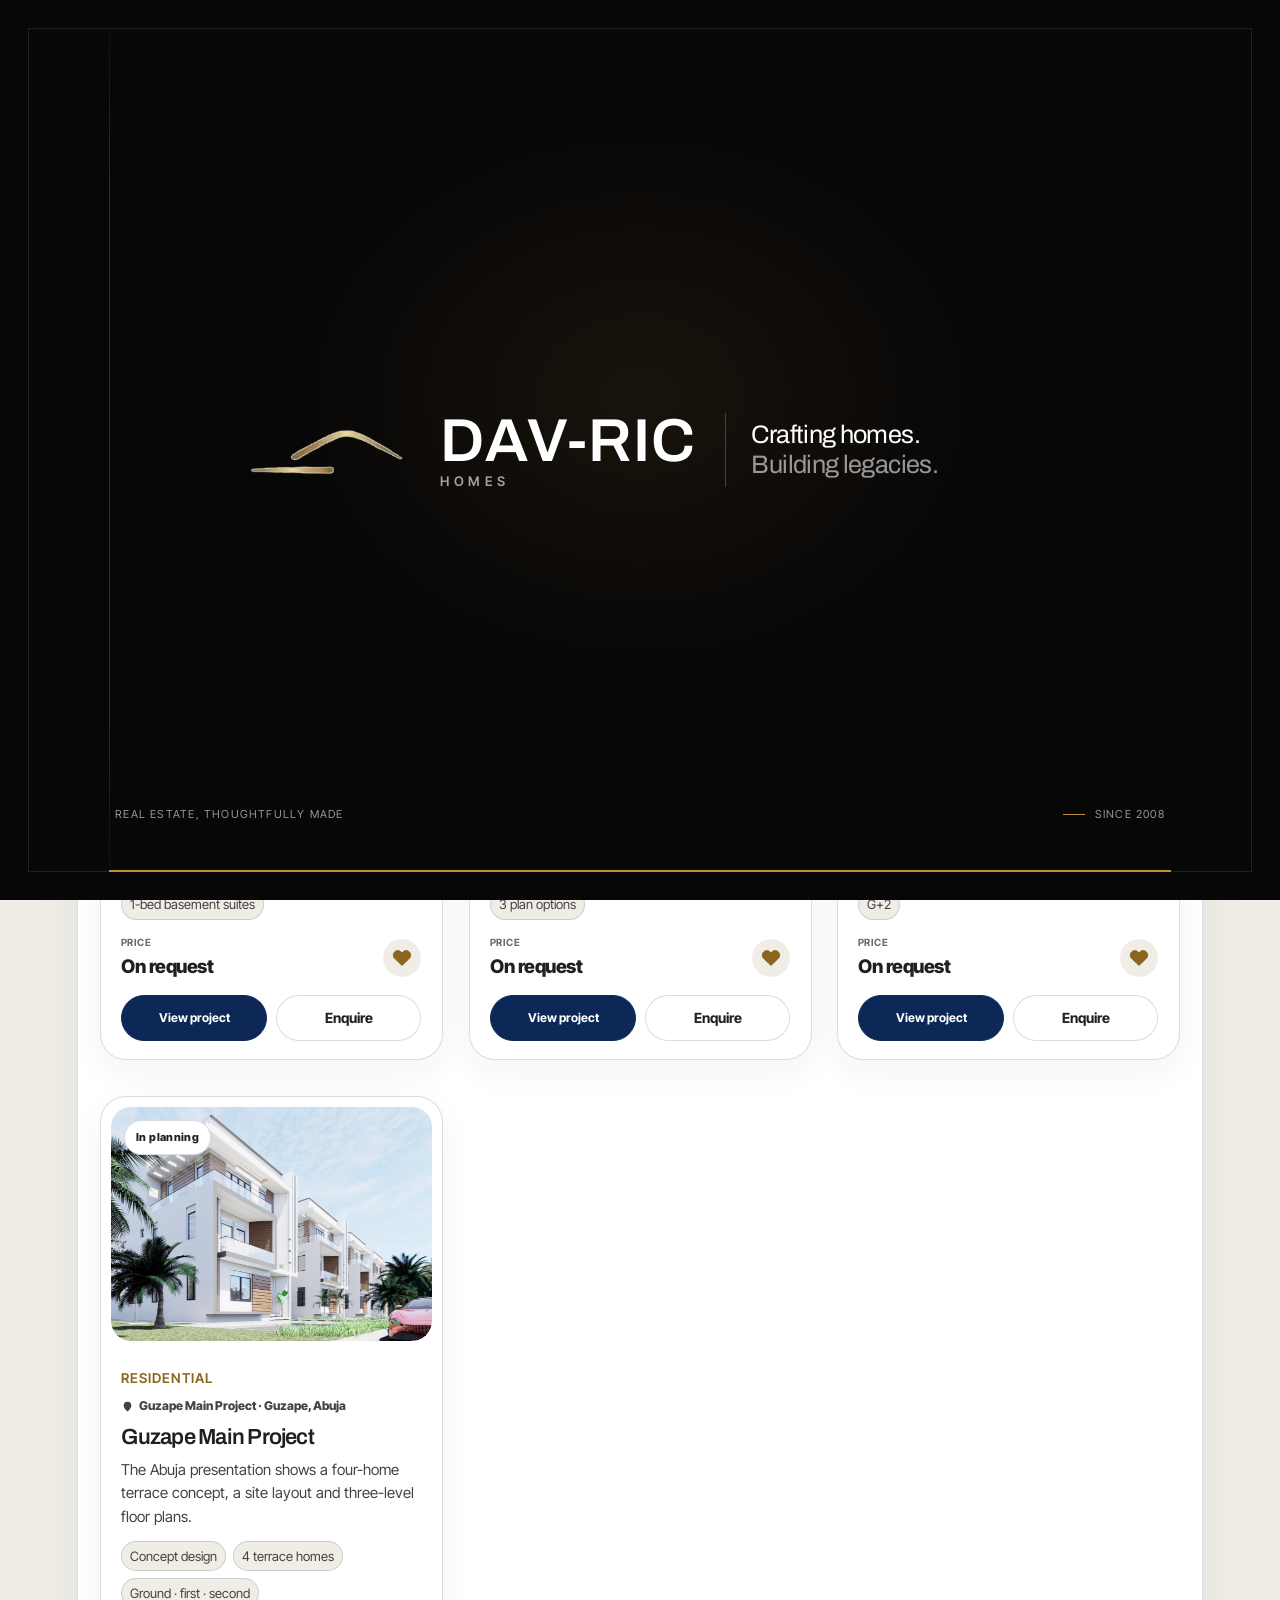
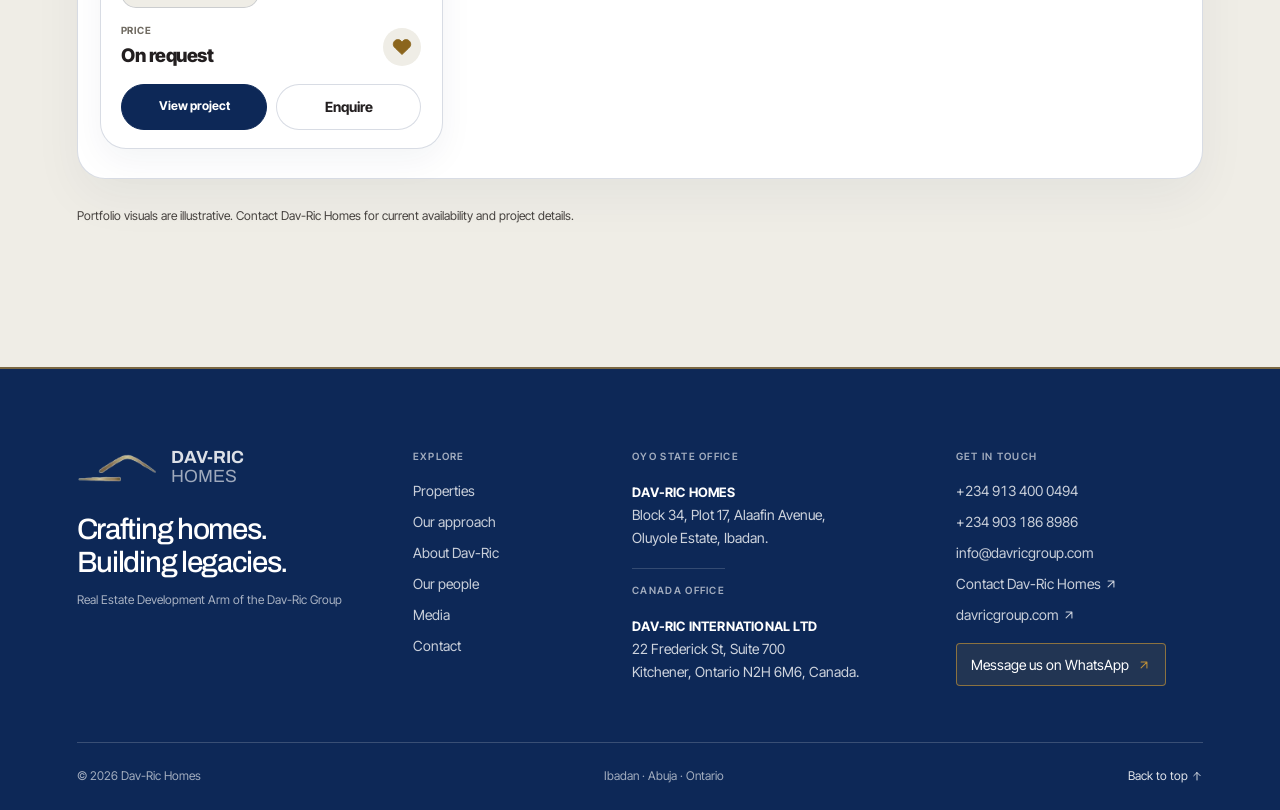
<file: communities.html>
<!doctype html>
<html lang="en">
  <head>
    <meta charset="utf-8" />
    <meta name="viewport" content="width=device-width, initial-scale=1" />
    <meta name="theme-color" content="#f7f6f3" />
    <link rel="icon" type="image/png" sizes="64x64" href="assets/favicon.png?v=homes-logo" />
    <link rel="canonical" href="https://davrichomes.com/communities" />
    <meta
      name="description"
      content="Browse residential communities, individual home types and the Guzape Main Project by Dav-Ric Homes."
    />
    <meta property="og:site_name" content="Dav-Ric Homes" />
    <meta property="og:title" content="Dav-Ric Homes Communities | Homes in Ibadan &amp; Abuja" />
    <meta
      property="og:description"
      content="Explore residential communities, home types and the Guzape concept across Ibadan and Abuja."
    />
    <meta property="og:type" content="website" />
    <meta property="og:url" content="https://davrichomes.com/communities" />
    <meta property="og:image" content="https://davrichomes.com/assets/pebblebrooks/gallery/pebblebrooks-home-04.webp" />
    <meta property="og:image:alt" content="Architectural visualisation of a terrace home in Pebblebrooks Estate" />
    <meta name="twitter:card" content="summary_large_image" />
    <meta name="twitter:title" content="Dav-Ric Homes Communities | Homes in Ibadan &amp; Abuja" />
    <meta name="twitter:description" content="Explore residential communities and home types by Dav-Ric Homes in Ibadan and Abuja." />
    <meta name="twitter:image" content="https://davrichomes.com/assets/pebblebrooks/gallery/pebblebrooks-home-04.webp" />
    <script type="application/ld+json">
      {
        "@context": "https://schema.org",
        "@graph": [
          {
            "@type": "Organization",
            "@id": "https://davrichomes.com/#organization",
            "name": "Dav-Ric Homes",
            "url": "https://davrichomes.com/",
            "description": "The real estate development arm of Dav-Ric Group, creating homes and residential developments.",
            "logo": {
              "@type": "ImageObject",
              "url": "https://davrichomes.com/assets/davric-mark.png"
            },
            "parentOrganization": {
              "@type": "Organization",
              "name": "Dav-Ric Group",
              "url": "https://www.davricgroup.com/"
            },
            "address": {
              "@type": "PostalAddress",
              "streetAddress": "Block 34, Plot 17, Alaafin Avenue, Oluyole Estate",
              "addressLocality": "Ibadan",
              "addressRegion": "Oyo",
              "addressCountry": "NG"
            },
            "contactPoint": {
              "@type": "ContactPoint",
              "telephone": "+2349134000494",
              "email": "info@davricgroup.com",
              "contactType": "customer enquiries",
              "availableLanguage": "English"
            }
          },
          {
            "@type": "WebSite",
            "@id": "https://davrichomes.com/#website",
            "url": "https://davrichomes.com/",
            "name": "Dav-Ric Homes",
            "publisher": { "@id": "https://davrichomes.com/#organization" },
            "inLanguage": "en"
          }
        ]
      }
    </script>
    <title>Dav-Ric Homes Communities | Homes in Ibadan &amp; Abuja</title>
    <script>
      try {
        const savedTheme = localStorage.getItem("davric-theme");
        const preferredTheme = savedTheme || (window.matchMedia("(prefers-color-scheme: dark)").matches ? "dark" : "light");
        document.documentElement.dataset.theme = preferredTheme;
      } catch {
        document.documentElement.dataset.theme = window.matchMedia("(prefers-color-scheme: dark)").matches ? "dark" : "light";
      }
    </script>
    <link rel="preconnect" href="https://fonts.googleapis.com" />
    <link rel="preconnect" href="https://fonts.gstatic.com" crossorigin />
    <link
      href="https://fonts.googleapis.com/css2?family=Archivo:wght@400;500;600;700&family=Inter+Tight:wght@400;500;600;700&display=swap"
      rel="stylesheet"
    />
    <link rel="stylesheet" href="styles.css?v=estate-layouts-20261120" />
    <script src="script.js?v=living-waters-listings-20261127" defer></script>
  </head>
  <body>
    <a class="skip-link" href="#main">Skip to content</a>

    <div class="site-intro" data-site-intro aria-hidden="true">
      <div class="site-intro-lockup">
        <span class="site-intro-mark"><img src="assets/davric-roof-mark.png" alt="" width="164" height="50" /></span>
        <span class="site-intro-name"><strong>DAV-RIC</strong><span>HOMES</span></span>
        <span class="site-intro-tagline">Crafting homes.<br /><em>Building legacies.</em></span>
      </div>
      <span class="site-intro-footer"><span>Real estate, thoughtfully made</span><span><i></i> Since 2008</span></span>
      <span class="site-intro-progress" aria-hidden="true"></span>
    </div>
    <div class="page-transition" data-page-transition aria-hidden="true">
      <span class="page-transition-mark"><img src="assets/davric-roof-mark.png" alt="" /></span>
      <span class="page-transition-name"><strong>DAV-RIC</strong><span>HOMES</span></span>
      <span class="page-transition-rule"></span>
    </div>
    <span class="page-scroll-meter" data-scroll-meter aria-hidden="true"></span>

    <header class="site-header" id="top">
      <div class="header-inner shell">
        <a class="brand" href="/" aria-label="Dav-Ric Homes, home">
          <img src="assets/davric-roof-mark.png" alt="Dav-Ric Homes roofline logo" width="84" height="30" />
          <span class="brand-name">
            <strong>DAV-RIC</strong>
            <span>HOMES</span>
          </span>
        </a>

        <nav class="desktop-nav" aria-label="Main navigation">
          <details class="desktop-nav-dropdown">
  <summary aria-current="page">Communities</summary>
  <div class="desktop-nav-dropdown-menu">
    <a href="/communities">Browse all communities</a>
    <a href="/projects/pebblebrooks-estate">Pebblebrooks Estate</a>
    <a href="/projects/living-waters-estate">Living Waters Estate</a>
    <a href="/projects/palm-harbour-estate-phase-1">Palm Harbour Estate</a>
    <a href="/projects/guzape-abuja">Guzape Main Project</a>
  </div>
</details>
          <a href="/about#top">About Dav-Ric</a>
          <a href="/media">Media</a>
          <a href="/contact">Contact</a>
          <a class="nav-cta nav-expert-cta" href="/contact"><span>Speak to an expert</span><span aria-hidden="true"><svg class="ui-arrow ui-arrow--up-right" viewBox="0 0 24 24" focusable="false"><path d="M7 17 17 7M7 7h10v10" /></svg></span></a>
        </nav>

        <div class="header-actions">
          <button class="theme-toggle" type="button" aria-label="Use dark color theme" aria-pressed="false" title="Switch color theme">
            <span class="theme-symbol" aria-hidden="true">◐</span><span class="sr-only">Theme</span>
          </button>
          <button class="menu-toggle" type="button" aria-expanded="false" aria-controls="primary-nav">
            <span class="sr-only">Open navigation</span>
            <span></span><span></span>
          </button>
        </div>
      </div>
    </header>

    <nav class="primary-nav" id="primary-nav" aria-label="Main navigation" aria-hidden="true" inert>
      <div class="primary-nav-inner">
        <div class="menu-intro">
          <p class="menu-kicker"><span></span> Discover Dav-Ric</p>
          <p class="menu-statement">Thoughtful places.<br /><em>Lasting possibility.</em></p>
          <p class="menu-location">Ibadan <span>·</span> Abuja <span>·</span> Ontario</p>
        </div>
        <div class="menu-links">
          <a href="/communities"><span class="menu-link-index">01</span><span>Communities</span><span class="menu-link-arrow" aria-hidden="true"><svg class="ui-arrow ui-arrow--up-right" viewBox="0 0 24 24" focusable="false"><path d="M7 17 17 7M7 7h10v10" /></svg></span></a>
          <a href="/about#approach"><span class="menu-link-index">02</span><span>Our approach</span><span class="menu-link-arrow" aria-hidden="true"><svg class="ui-arrow ui-arrow--up-right" viewBox="0 0 24 24" focusable="false"><path d="M7 17 17 7M7 7h10v10" /></svg></span></a>
          <a href="/about#top"><span class="menu-link-index">03</span><span>About Dav-Ric</span><span class="menu-link-arrow" aria-hidden="true"><svg class="ui-arrow ui-arrow--up-right" viewBox="0 0 24 24" focusable="false"><path d="M7 17 17 7M7 7h10v10" /></svg></span></a>
          <a href="/media"><span class="menu-link-index">04</span><span>Media</span><span class="menu-link-arrow" aria-hidden="true"><svg class="ui-arrow ui-arrow--up-right" viewBox="0 0 24 24" focusable="false"><path d="M7 17 17 7M7 7h10v10" /></svg></span></a>
          <a class="nav-cta" href="/contact"><span>Speak to an expert</span><span aria-hidden="true"><svg class="ui-arrow ui-arrow--up-right" viewBox="0 0 24 24" focusable="false"><path d="M7 17 17 7M7 7h10v10" /></svg></span></a>
        </div>
        <div class="menu-footer">
          <span>Real estate, thoughtfully made</span>
          <span><a href="tel:+2349134000494">+234 913 400 0494</a><i></i><a href="tel:+2349031868986">+234 903 186 8986</a><i></i><a href="mailto:info@davricgroup.com">info@davricgroup.com</a></span>
        </div>
      </div>
    </nav>

    <main id="main" class="developments-page">
      <h1 class="sr-only" id="projects-title">Communities</h1>
      <section class="projects-section section-mist" id="developments" aria-labelledby="projects-title">
        <div class="shell">
          <details class="project-filter-disclosure" id="project-filter-disclosure" open>
            <summary class="project-filter-toggle">
              <span class="project-filter-toggle-icon" aria-hidden="true"><svg viewBox="0 0 24 24"><path d="M4 6h16M7 12h10M10 18h4"/></svg></span>
              <span class="project-filter-toggle-copy"><strong>Refine communities</strong><small>Choose location, home type, bedrooms or budget</small></span>
              <span class="project-filter-toggle-chevron" aria-hidden="true"></span>
            </summary>
          <form class="project-filters" id="project-filters" data-reveal>
            <div class="project-filter-field">
              <label for="filter-location"><svg viewBox="0 0 24 24" aria-hidden="true"><path d="M12 21s7-5.2 7-11a7 7 0 1 0-14 0c0 5.8 7 11 7 11Z"/><circle cx="12" cy="10" r="2.3"/></svg>Location</label>
              <select id="filter-location" name="location"><option value="all">All locations</option><option value="ibadan">Ibadan</option><option value="abuja">Abuja</option></select>
            </div>
            <div class="project-filter-field">
              <label for="filter-type"><svg viewBox="0 0 24 24" aria-hidden="true"><path d="m3 10 9-7 9 7v10a1 1 0 0 1-1 1h-6v-7h-4v7H4a1 1 0 0 1-1-1V10Z"/></svg>Property type</label>
              <select id="filter-type" name="type"><option value="all">All property types</option><option value="residential">Residential</option></select>
            </div>
            <div class="project-filter-field">
              <label for="filter-bedrooms"><svg viewBox="0 0 24 24" aria-hidden="true"><path d="M3 18V6m0 9h18v3M6 15V9h5a3 3 0 0 1 3 3v3m0-3h4a3 3 0 0 1 3 3"/></svg>No. of bedrooms</label>
              <select id="filter-bedrooms" name="bedrooms"><option value="all">Any bedrooms</option><option value="1">1 bedroom</option><option value="2">2 bedrooms</option><option value="3">3 bedrooms</option><option value="4">4 bedrooms</option></select>
            </div>
            <div class="project-filter-field">
              <label for="filter-availability"><svg viewBox="0 0 24 24" aria-hidden="true"><circle cx="12" cy="12" r="9"/><path d="m8 12 2.5 2.5L16 9"/></svg>Availability status</label>
              <select id="filter-availability" name="availability"><option value="all">Any status</option><option value="on-request">Availability on request</option><option value="concept">In planning</option><option value="sold">Sold / complete</option></select>
            </div>
            <div class="project-filter-field project-price-filter">
              <label for="filter-price-min"><svg viewBox="0 0 24 24" aria-hidden="true"><path d="m20 13-7 7L3 10V4h6l11 9Z"/><circle cx="7.5" cy="8" r="1"/></svg>Price ₦</label>
              <div class="project-price-inputs"><input id="filter-price-min" name="priceMin" type="number" min="0" step="100000" placeholder="Min" aria-label="Minimum price in naira" /><input id="filter-price-max" name="priceMax" type="number" min="0" step="100000" placeholder="Max" aria-label="Maximum price in naira" /></div>
            </div>
            <div class="project-filter-actions">
              <button class="project-apply-button" type="submit">Apply filters</button>
              <button class="project-clear-button" type="reset" hidden>Clear filters</button>
            </div>
          </form>
          </details>

          <div class="project-results-panel" data-reveal>
            <div class="project-results-heading">
              <p><span class="project-results-kicker">Dav-Ric portfolio</span><span class="project-count" data-count-noun="project" aria-live="polite">Showing 5 projects</span></p>
            </div>
            <div class="project-grid" id="project-grid">





              <article class="project-card" data-city="ibadan" data-type="residential" data-bedrooms="1,4" data-availability="on-request" data-price="" data-reveal>
                <div class="project-gallery" data-project-gallery data-project-photos='[{"src":"assets/pebblebrooks-render.webp","alt":"Architectural visualisation of a modern gated residential estate"}]'>
                  <a class="project-image" href="/projects/pebblebrooks-estate" aria-label="Open Pebblebrooks Estate project details"><img src="assets/pebblebrooks-render.webp" alt="Architectural visualisation of a modern gated residential estate" loading="lazy" /></a>
                  <span class="project-status-badge">Availability on request</span><span class="project-photo-index" data-project-image-index>01 / 01</span>
                </div>
                <div class="project-info">
                  <div class="project-meta"><span>Residential</span><span><svg viewBox="0 0 24 24" aria-hidden="true"><path d="M12 21s7-5.2 7-11a7 7 0 1 0-14 0c0 5.8 7 11 7 11Z"/><circle cx="12" cy="10" r="2.3"/></svg>Pebblebrooks Estate · Jericho, Ibadan</span></div>
                  <h3>Pebblebrooks Estate</h3>
                  <p>A private 13-home community with terrace and semi-detached residences around a landscaped central court.</p>
                  <div class="project-facts"><span>13 homes</span><span>7 terrace homes</span><span>6 semi-detached homes</span><span>4 bedrooms</span><span>1-bed basement suites</span></div>
                  <div class="project-price-row"><div class="project-price-tag"><span>Price</span><strong>On request</strong></div><button class="project-save-button" type="button" data-project-save data-project-slug="pebblebrooks-estate" aria-label="Save Pebblebrooks Estate" aria-pressed="false"><svg viewBox="0 0 24 24" aria-hidden="true"><path d="M20.8 4.7a5.5 5.5 0 0 0-7.8 0L12 5.8l-1.1-1.1a5.5 5.5 0 0 0-7.8 7.8l1.1 1.1L12 21l7.8-7.4 1.1-1.1a5.5 5.5 0 0 0-.1-7.8Z"/></svg></button></div>
                  <div class="project-actions"><a class="project-details-button" href="/projects/pebblebrooks-estate">View project</a><a class="project-enquire-button" href="/contact?project=pebblebrooks-estate">Enquire</a></div>
                </div>
              </article>

              <article class="project-card" data-city="ibadan" data-type="residential" data-bedrooms="2,3" data-availability="on-request" data-price="" data-reveal>
                <div class="project-gallery" data-project-gallery data-project-photos='[{"src":"assets/ajoda/ajoda-three-bedroom-vision.png","alt":"Three-bedroom home design for Living Waters Estate in Ajoda New Town, Ibadan"},{"src":"assets/ajoda/ajoda-two-bedroom-vision.png","alt":"Two-bedroom home design for Living Waters Estate in Ajoda New Town, Ibadan"},{"src":"assets/ajoda/ajoda-two-bedroom-flat-roof-vision.png","alt":"Flat-roof two-bedroom home design for Living Waters Estate in Ajoda New Town, Ibadan"}]'>
                  <a class="project-image" href="/projects/living-waters-estate" aria-label="Open Living Waters Estate project details"><img src="assets/ajoda/ajoda-three-bedroom-vision.png" alt="Three-bedroom home design for Living Waters Estate in Ajoda New Town, Ibadan" loading="lazy" /></a>
                  <span class="project-status-badge">Availability on request</span>
                  <button class="project-gallery-control project-gallery-control--previous" type="button" data-project-gallery-step="-1" aria-label="Previous Living Waters Estate image"><svg viewBox="0 0 24 24" aria-hidden="true"><path d="m15 18-6-6 6-6"/></svg></button>
                  <button class="project-gallery-control project-gallery-control--next" type="button" data-project-gallery-step="1" aria-label="Next Living Waters Estate image"><svg viewBox="0 0 24 24" aria-hidden="true"><path d="m9 18 6-6-6-6"/></svg></button>
                  <span class="project-photo-index" data-project-image-index>01 / 03</span>
                </div>
                <div class="project-info">
                  <div class="project-meta"><span>Residential</span><span><svg viewBox="0 0 24 24" aria-hidden="true"><path d="M12 21s7-5.2 7-11a7 7 0 1 0-14 0c0 5.8 7 11 7 11Z"/><circle cx="12" cy="10" r="2.3"/></svg>Living Waters Estate · Ajoda New Town, Ibadan</span></div>
                  <h3>Living Waters Estate</h3>
                  <p>Three home plan options for Living Waters Estate in Ajoda New Town, with two-bedroom, flat-roof and three-bedroom designs.</p>
                  <div class="project-facts"><span>2-bedroom homes</span><span>3-bedroom homes</span><span>3 plan options</span></div>
                  <div class="project-price-row"><div class="project-price-tag"><span>Price</span><strong>On request</strong></div><button class="project-save-button" type="button" data-project-save data-project-slug="living-waters-estate" aria-label="Save Living Waters Estate" aria-pressed="false"><svg viewBox="0 0 24 24" aria-hidden="true"><path d="M20.8 4.7a5.5 5.5 0 0 0-7.8 0L12 5.8l-1.1-1.1a5.5 5.5 0 0 0-7.8 7.8l1.1 1.1L12 21l7.8-7.4 1.1-1.1a5.5 5.5 0 0 0-.1-7.8Z"/></svg></button></div>
                  <div class="project-actions"><a class="project-details-button" href="/projects/living-waters-estate">View project</a><a class="project-enquire-button" href="/contact?project=living-waters-estate">Enquire</a></div>
                </div>
              </article>

              <article class="project-card" data-city="ibadan" data-type="residential" data-bedrooms="4" data-availability="on-request" data-price="" data-reveal>
                <div class="project-gallery" data-project-gallery data-project-photos='[{"src":"assets/palm-harbour/palm-harbour-exterior-01.jpeg","alt":"Palm Harbour Estate terrace homes viewed from the street with residents arriving"},{"src":"assets/palm-harbour/palm-harbour-exterior-02.jpeg","alt":"A row of Palm Harbour Estate homes at sunset"},{"src":"assets/palm-harbour/palm-harbour-exterior-03.jpeg","alt":"Palm Harbour Estate homes and landscaped entrances"},{"src":"assets/palm-harbour/palm-harbour-exterior-04.jpeg","alt":"Palm Harbour Estate front elevation at dusk"}]'>
                  <a class="project-image" href="/projects/palm-harbour-estate-phase-1" aria-label="Open Palm Harbour Estate project details"><img src="assets/palm-harbour/palm-harbour-exterior-01.jpeg" alt="Palm Harbour Estate terrace homes viewed from the street with residents arriving" loading="lazy" /></a>
                  <span class="project-status-badge">Availability on request</span>
                  <button class="project-gallery-control project-gallery-control--previous" type="button" data-project-gallery-step="-1" aria-label="Previous Palm Harbour Estate image"><svg viewBox="0 0 24 24" aria-hidden="true"><path d="m15 18-6-6 6-6"/></svg></button>
                  <button class="project-gallery-control project-gallery-control--next" type="button" data-project-gallery-step="1" aria-label="Next Palm Harbour Estate image"><svg viewBox="0 0 24 24" aria-hidden="true"><path d="m9 18 6-6-6-6"/></svg></button>
                  <span class="project-photo-index" data-project-image-index>01 / 04</span>
                </div>
                <div class="project-info">
                  <div class="project-meta"><span>Residential</span><span><svg viewBox="0 0 24 24" aria-hidden="true"><path d="M12 21s7-5.2 7-11a7 7 0 1 0-14 0c0 5.8 7 11 7 11Z"/><circle cx="12" cy="10" r="2.3"/></svg>Palm Harbour Estate · Alalubosa, Ibadan</span></div>
                  <h3>Palm Harbour Estate</h3>
                  <p>A residential community in Alalubosa with five existing terrace homes and a new phase of five homes.</p>
                  <div class="project-facts"><span>10 homes across phases</span><span>4-bedroom plans</span><span>G+2</span></div>
                  <div class="project-price-row"><div class="project-price-tag"><span>Price</span><strong>On request</strong></div><button class="project-save-button" type="button" data-project-save data-project-slug="palm-harbour-estate-phase-1" aria-label="Save Palm Harbour Estate" aria-pressed="false"><svg viewBox="0 0 24 24" aria-hidden="true"><path d="M20.8 4.7a5.5 5.5 0 0 0-7.8 0L12 5.8l-1.1-1.1a5.5 5.5 0 0 0-7.8 7.8l1.1 1.1L12 21l7.8-7.4 1.1-1.1a5.5 5.5 0 0 0-.1-7.8Z"/></svg></button></div>
                  <div class="project-actions"><a class="project-details-button" href="/projects/palm-harbour-estate-phase-1">View project</a><a class="project-enquire-button" href="/contact?project=palm-harbour-estate-phase-1">Enquire</a></div>
                </div>
              </article>

              <article class="project-card" data-city="abuja" data-type="residential" data-bedrooms="" data-availability="concept" data-price="" data-reveal>
                <div class="project-gallery">
                  <a class="project-image" href="/projects/guzape-abuja" aria-label="Open Guzape Main Project details"><img src="assets/guzape/guzape-terrace-row-hero.jpg" alt="Architectural visualisation of terrace homes for the Guzape project in Abuja" loading="lazy" /></a>
                  <span class="project-status-badge">In planning</span>
                </div>
                <div class="project-info">
                  <div class="project-meta"><span>Residential</span><span><svg viewBox="0 0 24 24" aria-hidden="true"><path d="M12 21s7-5.2 7-11a7 7 0 1 0-14 0c0 5.8 7 11 7 11Z"/><circle cx="12" cy="10" r="2.3"/></svg>Guzape Main Project · Guzape, Abuja</span></div>
                  <h3>Guzape Main Project</h3>
                  <p>The Abuja presentation shows a four-home terrace concept, a site layout and three-level floor plans.</p>
                  <div class="project-facts"><span>Concept design</span><span>4 terrace homes</span><span>Ground · first · second</span></div>
                  <div class="project-price-row"><div class="project-price-tag"><span>Price</span><strong>On request</strong></div><button class="project-save-button" type="button" data-project-save data-project-slug="guzape-main-project" aria-label="Save Guzape Main Project" aria-pressed="false"><svg viewBox="0 0 24 24" aria-hidden="true"><path d="M20.8 4.7a5.5 5.5 0 0 0-7.8 0L12 5.8l-1.1-1.1a5.5 5.5 0 0 0-7.8 7.8l1.1 1.1L12 21l7.8-7.4 1.1-1.1a5.5 5.5 0 0 0-.1-7.8Z"/></svg></button></div>
                  <div class="project-actions"><a class="project-details-button" href="/projects/guzape-abuja">View project</a><a class="project-enquire-button" href="/contact?project=guzape-abuja">Enquire</a></div>
                </div>
              </article>
            </div>
            <p class="development-empty-state" data-project-empty hidden>No communities match those filters. Current pricing is available on request. <button type="reset" form="project-filters">Clear filters</button></p>
          </div>
          <p class="portfolio-note">Portfolio visuals are illustrative. Contact Dav-Ric Homes for current availability and project details.</p>
        </div>
      </section>
    </main>

    <footer class="site-footer section-dark">
      <div class="shell footer-main">
        <div class="footer-brand-block">
          <a class="brand brand-footer" href="/#top" aria-label="Dav-Ric Homes, home">
            <img src="assets/davric-roof-mark.png" alt="Dav-Ric Homes roofline logo" width="84" height="30" loading="lazy" />
            <span class="brand-name"><strong>DAV-RIC</strong><span>HOMES</span></span>
          </a>
          <p>Crafting homes.<br />Building legacies.</p>
          <span class="footer-group-note">Real Estate Development Arm of the Dav-Ric Group</span>
        </div>
        <div class="footer-column">
          <p class="footer-heading">Explore</p>
          <a href="#developments">Properties</a>
          <a href="/about#approach">Our approach</a>
          <a href="/about#top">About Dav-Ric</a>
          <a href="/about#people">Our people</a><a href="/media">Media</a>
          <a href="/contact">Contact</a>
        </div>
        <div class="footer-column footer-address">
          <p class="footer-heading">Oyo State office</p>
          <p><strong>DAV-RIC HOMES</strong><br />Block 34, Plot 17, Alaafin Avenue,<br />Oluyole Estate, Ibadan.</p>
          <p class="footer-heading footer-heading-spaced">Canada office</p>
          <p><strong>DAV-RIC INTERNATIONAL LTD</strong><br />22 Frederick St, Suite 700<br />Kitchener, Ontario N2H 6M6, Canada.</p>
        </div>
        <div class="footer-column footer-reach">
          <p class="footer-heading">Get in touch</p>
          <a href="tel:+2349134000494">+234 913 400 0494</a>
          <a href="tel:+2349031868986">+234 903 186 8986</a>
          <a href="mailto:info@davricgroup.com">info@davricgroup.com</a>
          <a href="/contact">Contact Dav-Ric Homes <span aria-hidden="true"><svg class="ui-arrow ui-arrow--up-right" viewBox="0 0 24 24" focusable="false"><path d="M7 17 17 7M7 7h10v10" /></svg></span></a>
          <a href="https://www.davricgroup.com/" target="_blank" rel="noopener noreferrer">davricgroup.com <span aria-hidden="true"><svg class="ui-arrow ui-arrow--up-right" viewBox="0 0 24 24" focusable="false"><path d="M7 17 17 7M7 7h10v10" /></svg></span></a>
          <a class="footer-whatsapp" href="https://wa.me/2349134000494" target="_blank" rel="noopener noreferrer">Message us on WhatsApp <span aria-hidden="true"><svg class="ui-arrow ui-arrow--up-right" viewBox="0 0 24 24" focusable="false"><path d="M7 17 17 7M7 7h10v10" /></svg></span></a>
        </div>
      </div>
      <div class="shell footer-bottom">
        <span>© <span id="current-year">2026</span> Dav-Ric Homes</span>
        <span>Ibadan · Abuja · Ontario</span>
        <a href="#top">Back to top <svg class="ui-arrow ui-arrow--up" viewBox="0 0 24 24" focusable="false"><path d="M12 20V5m-6.5 6.5L12 5l6.5 6.5" /></svg></a>
      </div>
    </footer>
  </body>
</html>
</file>
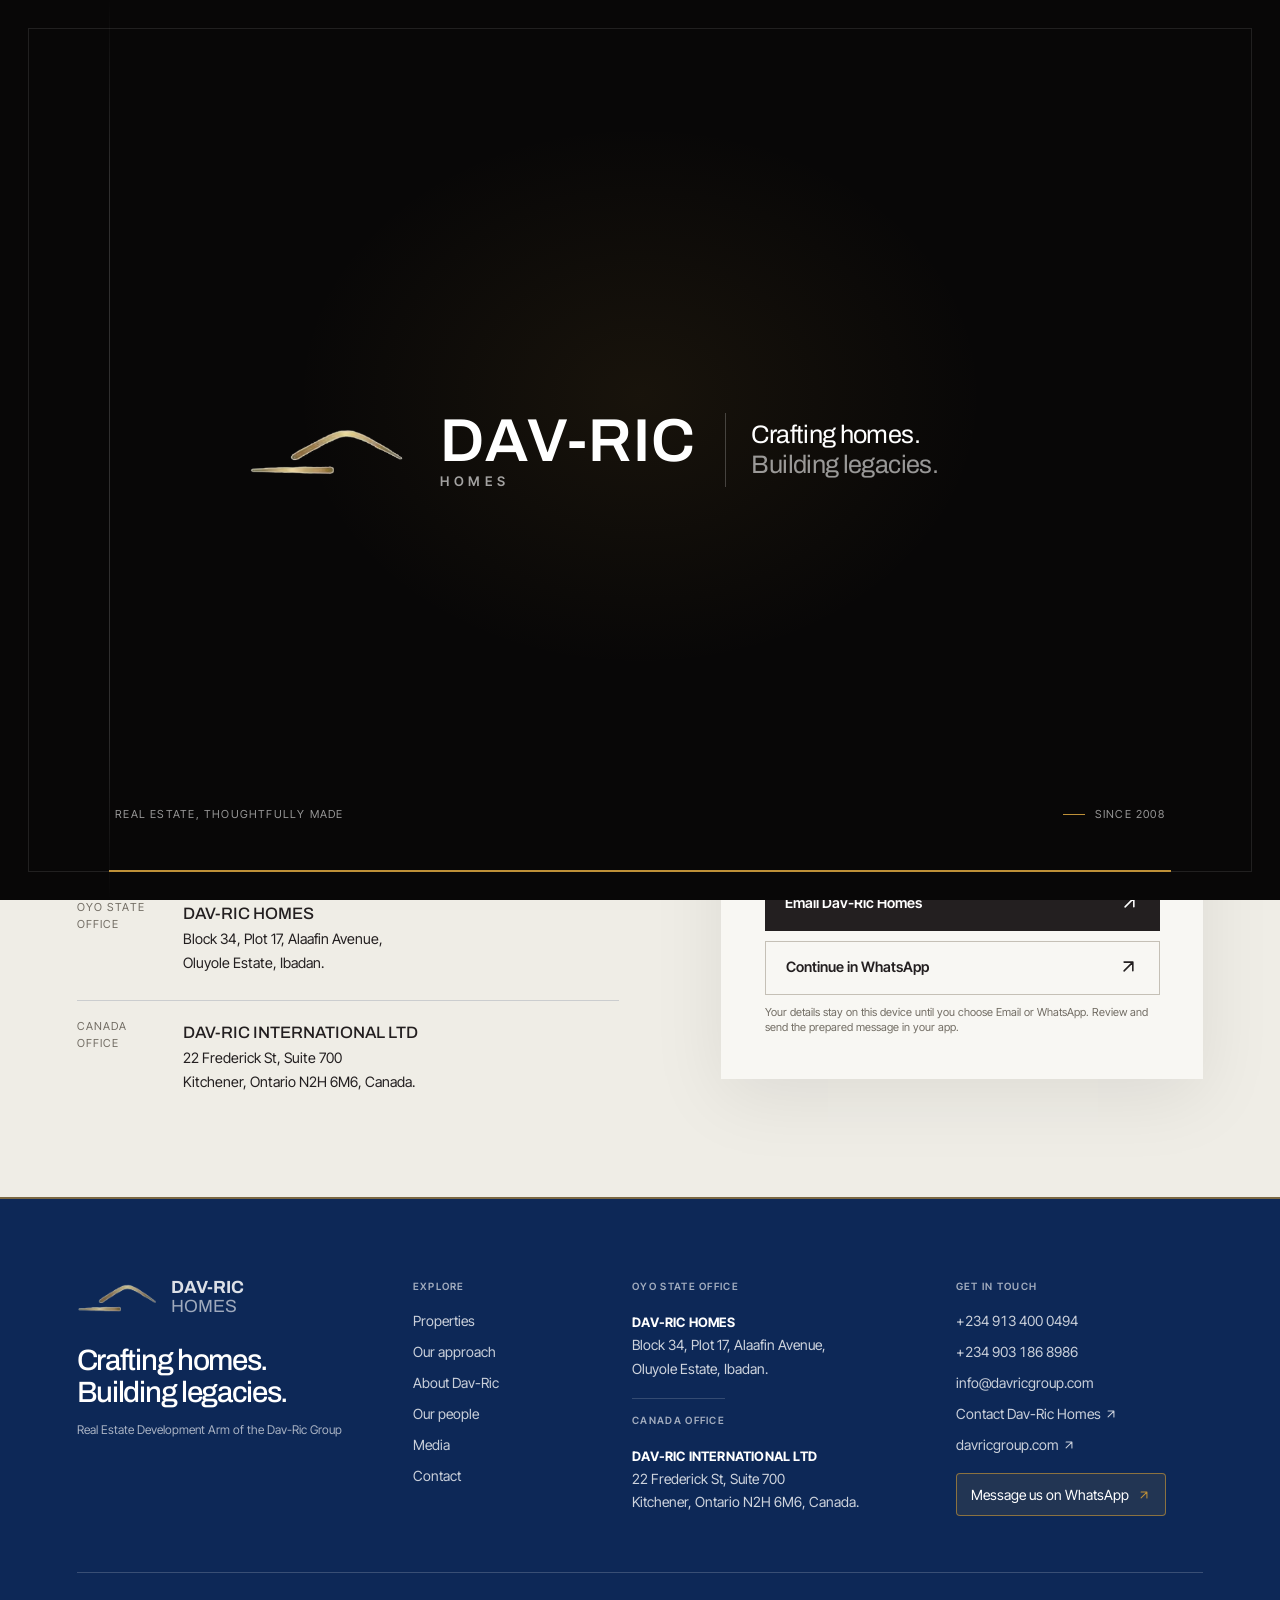
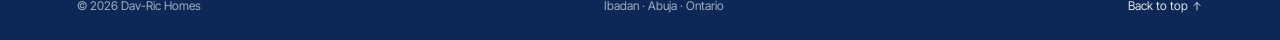
<file: contact.html>
<!doctype html>
<html lang="en">
  <head>
    <meta charset="utf-8" />
    <meta name="viewport" content="width=device-width, initial-scale=1" />
    <meta name="theme-color" content="#f7f6f3" />
    <link rel="icon" type="image/png" sizes="64x64" href="assets/favicon.png?v=homes-logo" />
    <link rel="canonical" href="https://davrichomes.com/contact" />
    <meta name="description" content="Contact Dav-Ric Homes for property enquiries, current developments, home plans and project information in Nigeria." />
    <meta property="og:site_name" content="Dav-Ric Homes" />
    <meta property="og:title" content="Contact Dav-Ric Homes | Property Enquiries" />
    <meta property="og:description" content="Talk with the Dav-Ric Homes team about a development, a home or a project update." />
    <meta property="og:type" content="website" />
    <meta property="og:url" content="https://davrichomes.com/contact" />
    <meta property="og:image" content="https://davrichomes.com/assets/davric-home-render.webp" />
    <meta property="og:image:alt" content="Dav-Ric Homes residential development in Nigeria" />
    <meta name="twitter:card" content="summary_large_image" />
    <meta name="twitter:title" content="Contact Dav-Ric Homes | Property Enquiries" />
    <meta name="twitter:description" content="Contact Dav-Ric Homes for property enquiries, current developments, home plans and project information in Nigeria." />
    <meta name="twitter:image" content="https://davrichomes.com/assets/davric-home-render.webp" />
    <title>Contact Dav-Ric Homes | Property Enquiries</title>
    <script>
      try {
        const savedTheme = localStorage.getItem("davric-theme");
        document.documentElement.dataset.theme = savedTheme || (window.matchMedia("(prefers-color-scheme: dark)").matches ? "dark" : "light");
      } catch {
        document.documentElement.dataset.theme = window.matchMedia("(prefers-color-scheme: dark)").matches ? "dark" : "light";
      }
    </script>
    <link rel="preconnect" href="https://fonts.googleapis.com" />
    <link rel="preconnect" href="https://fonts.gstatic.com" crossorigin />
    <link href="https://fonts.googleapis.com/css2?family=Archivo:wght@400;500;600;700&family=Inter+Tight:wght@400;500;600;700&display=swap" rel="stylesheet" />
    <link rel="stylesheet" href="styles.css?v=estate-layouts-20261120" />
    <script src="script.js?v=living-waters-listings-20261127" defer></script>
  </head>
  <body>
    <a class="skip-link" href="#main">Skip to content</a>
    <div class="site-intro" data-site-intro aria-hidden="true">
      <div class="site-intro-lockup"><span class="site-intro-mark"><img src="assets/davric-roof-mark.png" alt="" width="164" height="50" /></span><span class="site-intro-name"><strong>DAV-RIC</strong><span>HOMES</span></span><span class="site-intro-tagline">Crafting homes.<br /><em>Building legacies.</em></span></div>
      <span class="site-intro-footer"><span>Real estate, thoughtfully made</span><span><i></i> Since 2008</span></span><span class="site-intro-progress" aria-hidden="true"></span>
    </div>
    <div class="page-transition" data-page-transition aria-hidden="true"><span class="page-transition-mark"><img src="assets/davric-roof-mark.png" alt="" /></span><span class="page-transition-name"><strong>DAV-RIC</strong><span>HOMES</span></span><span class="page-transition-rule"></span></div>
    <span class="page-scroll-meter" data-scroll-meter aria-hidden="true"></span>

    <header class="site-header" id="top">
      <div class="header-inner shell">
        <a class="brand" href="/" aria-label="Dav-Ric Homes, home"><img src="assets/davric-roof-mark.png" alt="Dav-Ric Homes roofline logo" width="84" height="30" /><span class="brand-name"><strong>DAV-RIC</strong><span>HOMES</span></span></a>
        <nav class="desktop-nav" aria-label="Main navigation"><details class="desktop-nav-dropdown">
  <summary>Communities</summary>
  <div class="desktop-nav-dropdown-menu">
    <a href="/communities">Browse all communities</a>
    <a href="/projects/pebblebrooks-estate">Pebblebrooks Estate</a>
    <a href="/projects/living-waters-estate">Living Waters Estate</a>
    <a href="/projects/palm-harbour-estate-phase-1">Palm Harbour Estate</a>
    <a href="/projects/guzape-abuja">Guzape Main Project</a>
  </div>
</details><a href="/about#top">About Dav-Ric</a><a href="/media">Media</a><a href="/contact" aria-current="page">Contact</a><a class="nav-cta nav-expert-cta" href="/contact"><span>Speak to an expert</span><span aria-hidden="true"><svg class="ui-arrow ui-arrow--up-right" viewBox="0 0 24 24" focusable="false"><path d="M7 17 17 7M7 7h10v10" /></svg></span></a></nav>
        <div class="header-actions">
          <button class="theme-toggle" type="button" aria-label="Use dark color theme" aria-pressed="false" title="Switch color theme"><span class="theme-symbol" aria-hidden="true">◐</span><span class="sr-only">Theme</span></button>
          <button class="menu-toggle" type="button" aria-expanded="false" aria-controls="primary-nav"><span class="sr-only">Open navigation</span><span></span><span></span></button>
        </div>
      </div>
    </header>

    <nav class="primary-nav" id="primary-nav" aria-label="Main navigation" aria-hidden="true" inert>
      <div class="primary-nav-inner">
        <div class="menu-intro"><p class="menu-kicker"><span></span> Discover Dav-Ric</p><p class="menu-statement">Thoughtful places.<br /><em>Lasting possibility.</em></p><p class="menu-location">Ibadan <span>·</span> Abuja <span>·</span> Ontario</p></div>
        <div class="menu-links"><a href="/communities"><span class="menu-link-index">01</span><span>Communities</span><span class="menu-link-arrow" aria-hidden="true"><svg class="ui-arrow ui-arrow--up-right" viewBox="0 0 24 24" focusable="false"><path d="M7 17 17 7M7 7h10v10" /></svg></span></a><a href="/about#approach"><span class="menu-link-index">02</span><span>Our approach</span><span class="menu-link-arrow" aria-hidden="true"><svg class="ui-arrow ui-arrow--up-right" viewBox="0 0 24 24" focusable="false"><path d="M7 17 17 7M7 7h10v10" /></svg></span></a><a href="/about#top"><span class="menu-link-index">03</span><span>About Dav-Ric</span><span class="menu-link-arrow" aria-hidden="true"><svg class="ui-arrow ui-arrow--up-right" viewBox="0 0 24 24" focusable="false"><path d="M7 17 17 7M7 7h10v10" /></svg></span></a><a href="/media"><span class="menu-link-index">04</span><span>Media</span><span class="menu-link-arrow" aria-hidden="true"><svg class="ui-arrow ui-arrow--up-right" viewBox="0 0 24 24" focusable="false"><path d="M7 17 17 7M7 7h10v10" /></svg></span></a><a class="nav-cta" href="/contact"><span>Speak to an expert</span><span aria-hidden="true"><svg class="ui-arrow ui-arrow--up-right" viewBox="0 0 24 24" focusable="false"><path d="M7 17 17 7M7 7h10v10" /></svg></span></a></div>
        <div class="menu-footer"><span>Real estate, thoughtfully made</span><span><a href="tel:+2349134000494">+234 913 400 0494</a><i></i><a href="tel:+2349031868986">+234 903 186 8986</a><i></i><a href="mailto:info@davricgroup.com">info@davricgroup.com</a></span></div>
      </div>
    </nav>

    <main id="main">
      <section class="contact-page" aria-labelledby="contact-title">
        <div class="shell contact-page-grid">
          <div>
            <p class="eyebrow eyebrow-dark"><span class="eyebrow-line"></span> Get in touch</p>
            <h1 id="contact-title">A good place to <em>begin.</em></h1>
            <p class="contact-page-intro">Tell us what you are looking for. Our team can share current development information, arrange a conversation or help you find the right next step.</p>
            <div class="contact-direct-list">
              <div class="contact-direct"><span>Phone</span><p><a href="tel:+2349134000494">+234 913 400 0494</a><a href="tel:+2349031868986">+234 903 186 8986</a></p></div>
              <div class="contact-direct"><span>Email</span><p><a href="mailto:info@davricgroup.com">info@davricgroup.com</a></p></div>
              <div class="contact-direct"><span>Oyo State office</span><p><strong>DAV-RIC HOMES</strong><br />Block 34, Plot 17, Alaafin Avenue,<br />Oluyole Estate, Ibadan.</p></div>
              <div class="contact-direct"><span>Canada office</span><p><strong>DAV-RIC INTERNATIONAL LTD</strong><br />22 Frederick St, Suite 700<br />Kitchener, Ontario N2H 6M6, Canada.</p></div>
            </div>
          </div>

          <form class="inquiry-form" data-inquiry-form>
            <div class="form-heading"><span>Send an enquiry</span><span>01 — 05</span></div>
            <label for="contact-name">Your name</label>
            <input id="contact-name" name="name" type="text" autocomplete="name" placeholder="Full name" required />
            <label for="contact-email">Email address</label>
            <input id="contact-email" name="email" type="email" autocomplete="email" placeholder="you@example.com" required />
            <label for="contact-phone">Phone number <span>Optional</span></label>
            <input id="contact-phone" name="phone" type="tel" autocomplete="tel" placeholder="+234" />
            <label for="contact-interest">I'm interested in</label>
            <select id="contact-interest" name="interest" required>
              <option value="" disabled selected>Select a home or development</option>
              <option value="Pebblebrooks Estate">Pebblebrooks Estate</option>
              <option value="Palm Harbour Estate">Palm Harbour Estate · Alalubosa</option>
              <option value="Guzape Main Project">Guzape · Abuja</option>
              <option value="Living Waters Estate">Living Waters Estate · Ajoda</option>
              <option value="General enquiry">General enquiry</option>
            </select>
            <label for="contact-intent">I'm looking to</label>
            <select id="contact-intent" name="intent" required>
              <option value="" disabled selected>Choose one</option>
              <option>Buy a home</option><option>Invest</option><option>Buy land</option><option>Request a project update</option><option>Other</option>
            </select>
            <label for="contact-message">Anything else we should know? <span>Optional</span></label>
            <textarea id="contact-message" name="message" rows="3" placeholder="Share a little about what you need."></textarea>
            <div class="inquiry-actions">
              <button class="button button-dark" type="submit">Email Dav-Ric Homes <span aria-hidden="true"><svg class="ui-arrow ui-arrow--up-right" viewBox="0 0 24 24" focusable="false"><path d="M7 17 17 7M7 7h10v10" /></svg></span></button>
              <button class="button button-outline" type="button" data-whatsapp-inquiry>Continue in WhatsApp <span aria-hidden="true"><svg class="ui-arrow ui-arrow--up-right" viewBox="0 0 24 24" focusable="false"><path d="M7 17 17 7M7 7h10v10" /></svg></span></button>
            </div>
            <p class="form-note" role="status">Your details stay on this device until you choose Email or WhatsApp. Review and send the prepared message in your app.</p>
          </form>
        </div>
      </section>
    </main>

    <footer class="site-footer section-dark">
      <div class="shell footer-main">
        <div class="footer-brand-block"><a class="brand brand-footer" href="/#top" aria-label="Dav-Ric Homes, home"><img src="assets/davric-roof-mark.png" alt="Dav-Ric Homes roofline logo" width="84" height="30" loading="lazy" /><span class="brand-name"><strong>DAV-RIC</strong><span>HOMES</span></span></a><p>Crafting homes.<br />Building legacies.</p><span class="footer-group-note">Real Estate Development Arm of the Dav-Ric Group</span></div>
        <div class="footer-column"><p class="footer-heading">Explore</p><a href="/communities">Properties</a><a href="/about#approach">Our approach</a><a href="/about#top">About Dav-Ric</a><a href="/about#people">Our people</a><a href="/media">Media</a><a href="/contact">Contact</a></div>
        <div class="footer-column footer-address"><p class="footer-heading">Oyo State office</p><p><strong>DAV-RIC HOMES</strong><br />Block 34, Plot 17, Alaafin Avenue,<br />Oluyole Estate, Ibadan.</p><p class="footer-heading footer-heading-spaced">Canada office</p><p><strong>DAV-RIC INTERNATIONAL LTD</strong><br />22 Frederick St, Suite 700<br />Kitchener, Ontario N2H 6M6, Canada.</p></div>
        <div class="footer-column footer-reach">
          <p class="footer-heading">Get in touch</p>
          <a href="tel:+2349134000494">+234 913 400 0494</a>
          <a href="tel:+2349031868986">+234 903 186 8986</a>
          <a href="mailto:info@davricgroup.com">info@davricgroup.com</a>
          <a href="/contact">Contact Dav-Ric Homes <span aria-hidden="true"><svg class="ui-arrow ui-arrow--up-right" viewBox="0 0 24 24" focusable="false"><path d="M7 17 17 7M7 7h10v10" /></svg></span></a>
          <a href="https://www.davricgroup.com/" target="_blank" rel="noopener noreferrer">davricgroup.com <span aria-hidden="true"><svg class="ui-arrow ui-arrow--up-right" viewBox="0 0 24 24" focusable="false"><path d="M7 17 17 7M7 7h10v10" /></svg></span></a>
          <a class="footer-whatsapp" href="https://wa.me/2349134000494" target="_blank" rel="noopener noreferrer">Message us on WhatsApp <span aria-hidden="true"><svg class="ui-arrow ui-arrow--up-right" viewBox="0 0 24 24" focusable="false"><path d="M7 17 17 7M7 7h10v10" /></svg></span></a>
        </div>
      </div>
      <div class="shell footer-bottom"><span>© <span id="current-year">2026</span> Dav-Ric Homes</span><span>Ibadan · Abuja · Ontario</span><a href="#top">Back to top <svg class="ui-arrow ui-arrow--up" viewBox="0 0 24 24" focusable="false"><path d="M12 20V5m-6.5 6.5L12 5l6.5 6.5" /></svg></a></div>
    </footer>
  </body>
</html>
</file>
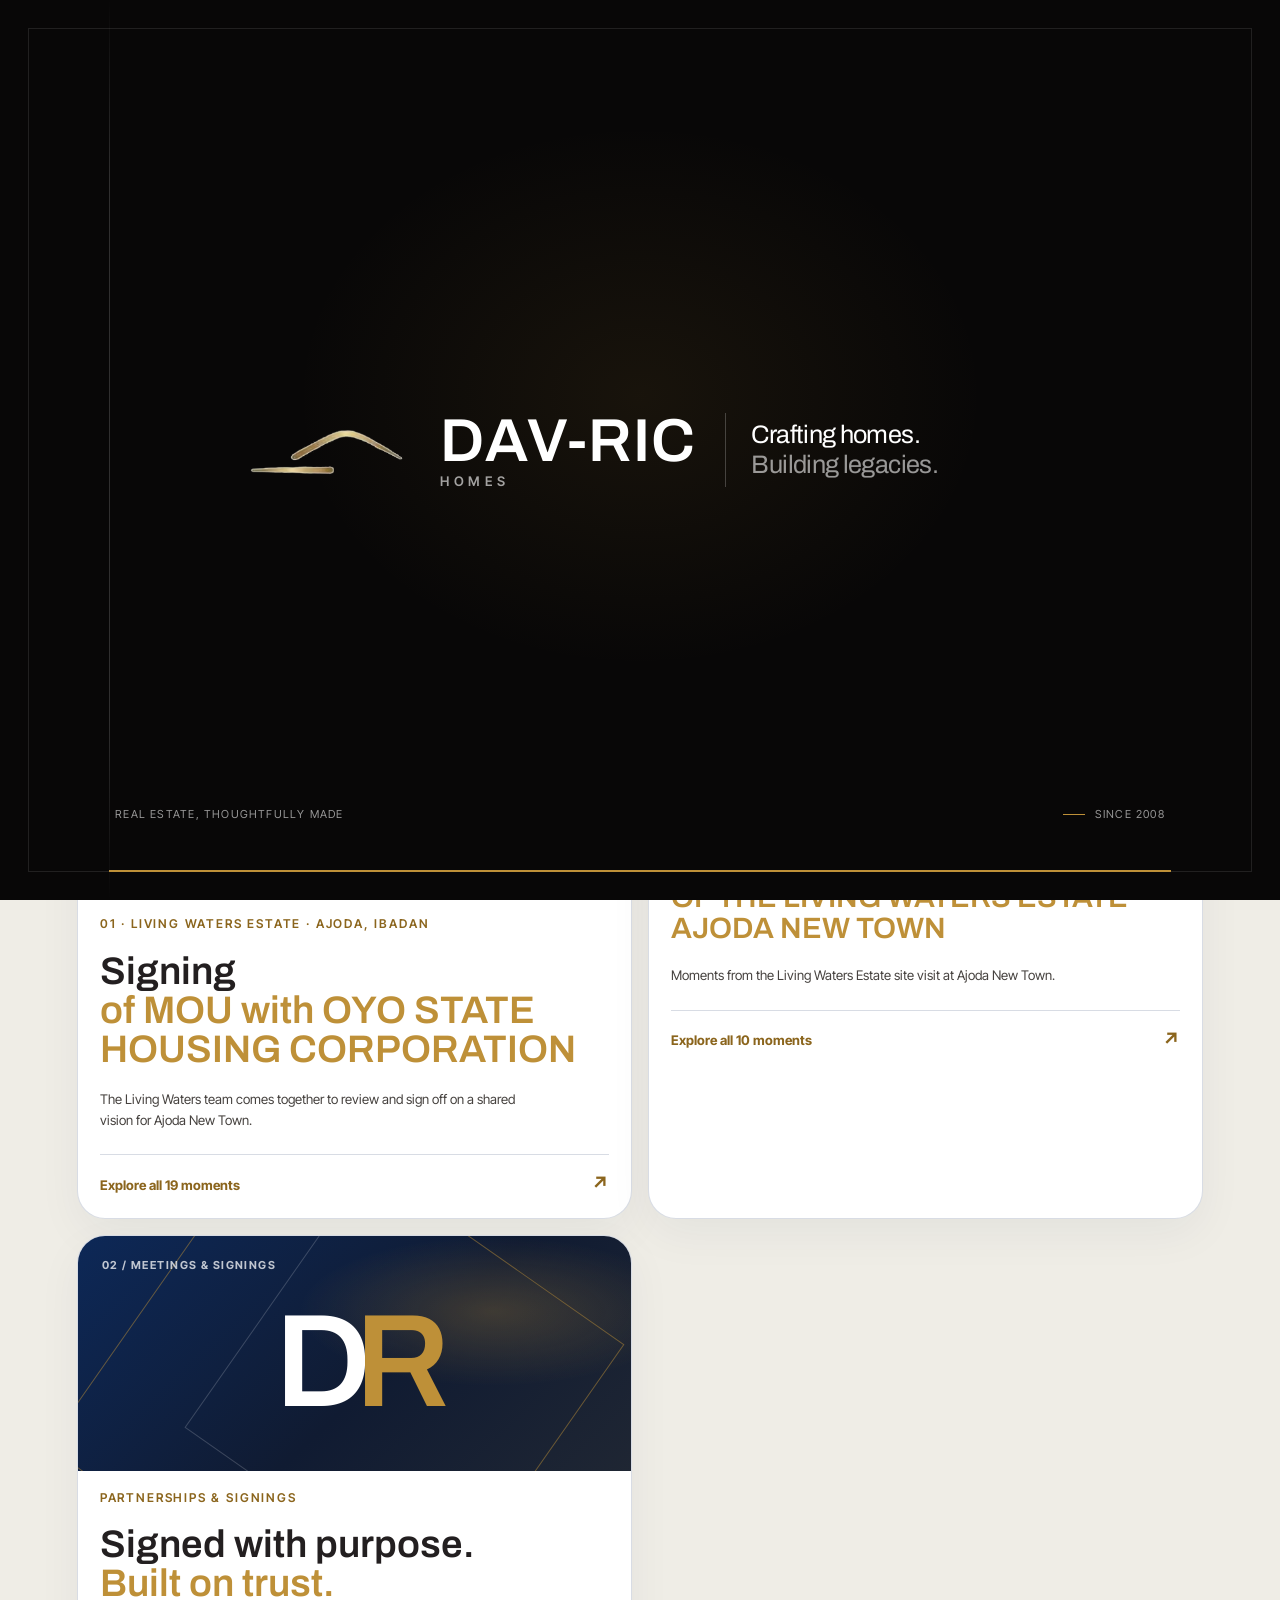
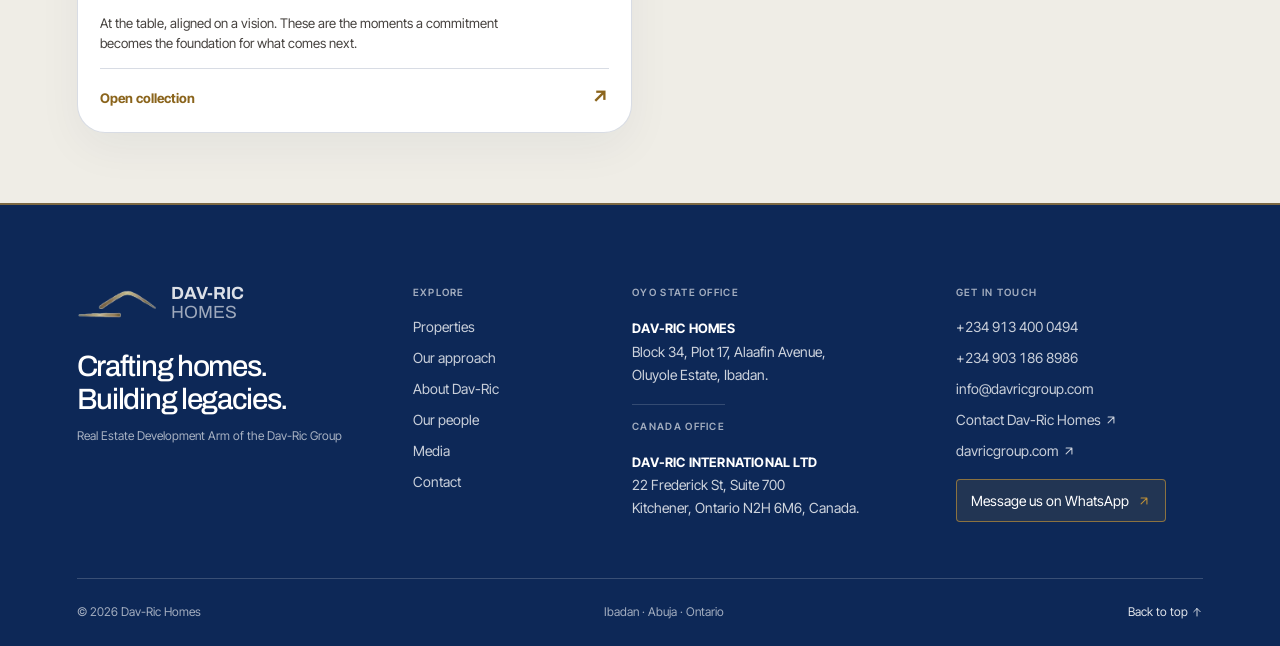
<file: media.html>
<!doctype html>
<html lang="en">
  <head>
    <meta charset="utf-8" />
    <meta name="viewport" content="width=device-width, initial-scale=1" />
    <meta name="theme-color" content="#f7f6f3" />
    <link rel="icon" type="image/png" sizes="64x64" href="assets/favicon.png?v=homes-logo" />
    <link rel="canonical" href="https://davrichomes.com/media" />
    <meta name="description" content="Explore Dav-Ric Homes meeting moments, partnerships, project milestones and the stories behind our developments in Nigeria." />
    <meta property="og:site_name" content="Dav-Ric Homes" />
    <meta property="og:title" content="Dav-Ric Homes Media | Moments Behind the Making" />
    <meta property="og:description" content="A visual archive of the conversations, commitments and milestones behind Dav-Ric Homes." />
    <meta property="og:type" content="website" />
    <meta property="og:url" content="https://davrichomes.com/media" />
    <meta property="og:image" content="https://davrichomes.com/assets/davric-home-render.webp" />
    <meta property="og:image:alt" content="Dav-Ric Homes residential development in Nigeria" />
    <meta name="twitter:card" content="summary_large_image" />
    <meta name="twitter:title" content="Dav-Ric Homes Media | Moments Behind the Making" />
    <meta name="twitter:description" content="A visual archive of Dav-Ric Homes meetings, partnerships and project milestones." />
    <meta name="twitter:image" content="https://davrichomes.com/assets/davric-home-render.webp" />
    <title>Dav-Ric Homes Media | Meetings, Signings &amp; Milestones</title>
    <script>
      try {
        const savedTheme = localStorage.getItem("davric-theme");
        const preferredTheme = savedTheme || (window.matchMedia("(prefers-color-scheme: dark)").matches ? "dark" : "light");
        document.documentElement.dataset.theme = preferredTheme;
      } catch {
        document.documentElement.dataset.theme = window.matchMedia("(prefers-color-scheme: dark)").matches ? "dark" : "light";
      }
    </script>
    <link rel="preconnect" href="https://fonts.googleapis.com" />
    <link rel="preconnect" href="https://fonts.gstatic.com" crossorigin />
    <link href="https://fonts.googleapis.com/css2?family=Archivo:wght@400;500;600;700&family=Inter+Tight:wght@400;500;600;700&display=swap" rel="stylesheet" />
    <link rel="stylesheet" href="styles.css?v=estate-layouts-20261120" />
    <script src="script.js?v=living-waters-listings-20261127" defer></script>
  </head>
  <body>
    <a class="skip-link" href="#main">Skip to content</a>
    <div class="site-intro" data-site-intro aria-hidden="true">
      <div class="site-intro-lockup">
        <span class="site-intro-mark"><img src="assets/davric-roof-mark.png" alt="" width="164" height="50" /></span>
        <span class="site-intro-name"><strong>DAV-RIC</strong><span>HOMES</span></span>
        <span class="site-intro-tagline">Crafting homes.<br /><em>Building legacies.</em></span>
      </div>
      <span class="site-intro-footer"><span>Real estate, thoughtfully made</span><span><i></i> Since 2008</span></span>
      <span class="site-intro-progress" aria-hidden="true"></span>
    </div>
    <div class="page-transition" data-page-transition aria-hidden="true">
      <span class="page-transition-mark"><img src="assets/davric-roof-mark.png" alt="" /></span>
      <span class="page-transition-name"><strong>DAV-RIC</strong><span>HOMES</span></span>
      <span class="page-transition-rule"></span>
    </div>
    <span class="page-scroll-meter" data-scroll-meter aria-hidden="true"></span>

    <header class="site-header" id="top">
      <div class="header-inner shell">
        <a class="brand" href="/" aria-label="Dav-Ric Homes, home">
          <img src="assets/davric-roof-mark.png" alt="Dav-Ric Homes roofline logo" width="84" height="30" />
          <span class="brand-name"><strong>DAV-RIC</strong><span>HOMES</span></span>
        </a>
        <nav class="desktop-nav" aria-label="Main navigation">
          <details class="desktop-nav-dropdown">
  <summary>Communities</summary>
  <div class="desktop-nav-dropdown-menu">
    <a href="/communities">Browse all communities</a>
    <a href="/projects/pebblebrooks-estate">Pebblebrooks Estate</a>
    <a href="/projects/living-waters-estate">Living Waters Estate</a>
    <a href="/projects/palm-harbour-estate-phase-1">Palm Harbour Estate</a>
    <a href="/projects/guzape-abuja">Guzape Main Project</a>
  </div>
</details>
          <a href="/about#top">About Dav-Ric</a>
          <a href="/media" aria-current="page">Media</a>
          <a href="/contact">Contact</a>
          <a class="nav-cta nav-expert-cta" href="/contact"><span>Speak to an expert</span><span aria-hidden="true"><svg class="ui-arrow ui-arrow--up-right" viewBox="0 0 24 24" focusable="false"><path d="M7 17 17 7M7 7h10v10" /></svg></span></a>
        </nav>
        <div class="header-actions">
          <button class="theme-toggle" type="button" aria-label="Use dark color theme" aria-pressed="false" title="Switch color theme"><span class="theme-symbol" aria-hidden="true">◐</span><span class="sr-only">Theme</span></button>
          <button class="menu-toggle" type="button" aria-expanded="false" aria-controls="primary-nav"><span class="sr-only">Open navigation</span><span></span><span></span></button>
        </div>
      </div>
    </header>

    <nav class="primary-nav" id="primary-nav" aria-label="Main navigation" aria-hidden="true" inert>
      <div class="primary-nav-inner">
        <div class="menu-intro">
          <p class="menu-kicker"><span></span> Discover Dav-Ric</p>
          <p class="menu-statement">Thoughtful places.<br /><em>Lasting possibility.</em></p>
          <p class="menu-location">Ibadan <span>·</span> Abuja <span>·</span> Ontario</p>
        </div>
        <div class="menu-links">
          <a href="/communities"><span class="menu-link-index">01</span><span>Communities</span><span class="menu-link-arrow" aria-hidden="true"><svg class="ui-arrow ui-arrow--up-right" viewBox="0 0 24 24" focusable="false"><path d="M7 17 17 7M7 7h10v10" /></svg></span></a>
          <a href="/about#approach"><span class="menu-link-index">02</span><span>Our approach</span><span class="menu-link-arrow" aria-hidden="true"><svg class="ui-arrow ui-arrow--up-right" viewBox="0 0 24 24" focusable="false"><path d="M7 17 17 7M7 7h10v10" /></svg></span></a>
          <a href="/about#top"><span class="menu-link-index">03</span><span>About Dav-Ric</span><span class="menu-link-arrow" aria-hidden="true"><svg class="ui-arrow ui-arrow--up-right" viewBox="0 0 24 24" focusable="false"><path d="M7 17 17 7M7 7h10v10" /></svg></span></a>
          <a href="/media" aria-current="page"><span class="menu-link-index">04</span><span>Media</span><span class="menu-link-arrow" aria-hidden="true"><svg class="ui-arrow ui-arrow--up-right" viewBox="0 0 24 24" focusable="false"><path d="M7 17 17 7M7 7h10v10" /></svg></span></a>
          <a class="nav-cta" href="/contact"><span>Speak to an expert</span><span aria-hidden="true"><svg class="ui-arrow ui-arrow--up-right" viewBox="0 0 24 24" focusable="false"><path d="M7 17 17 7M7 7h10v10" /></svg></span></a>
        </div>
        <div class="menu-footer">
          <span>Real estate, thoughtfully made</span>
          <span><a href="tel:+2349134000494">+234 913 400 0494</a><i></i><a href="tel:+2349031868986">+234 903 186 8986</a><i></i><a href="mailto:info@davricgroup.com">info@davricgroup.com</a></span>
        </div>
      </div>
    </nav>

    <main id="main" class="media-page">
      <section class="media-archive section-mist" id="media-albums" aria-labelledby="media-archive-title">
        <div class="shell">
          <div class="media-archive-heading">
            <div><p class="eyebrow eyebrow-dark">The moments that move us forward</p><h2 id="media-archive-title">A shared vision.<br /><span>A lasting place.</span></h2></div>
            <p>Open a collection to explore its photographs. Each album keeps a moment and its story together.</p>
          </div>

          <div class="media-album-list">
            <details class="media-album media-album--milestones" data-reveal>
              <summary class="media-album-summary media-album-summary--mosaic">
                <div class="media-image-grid media-image-grid--preview media-image-grid--preview-single">
                  <figure><img src="assets/ajoda/gallery/living-waters-milestone-01.webp" alt="Dav-Ric team gathered for a Living Waters Estate project meeting" loading="lazy" /><figcaption><small>DAV-RIC HOMES · AJODA</small><strong>The project team</strong><span>01 / 19</span></figcaption></figure>
                </div>
                <div class="media-album-copy"><p class="eyebrow">01 · Living Waters Estate · Ajoda, Ibadan</p><h3>Signing<br /><em>of MOU with OYO STATE HOUSING CORPORATION</em></h3><p>The Living Waters team comes together to review and sign off on a shared vision for Ajoda New Town.</p><span class="media-album-action">Explore all 19 moments <span aria-hidden="true">↗</span></span></div>
              </summary>
              <div class="media-album-content">
                <div class="media-image-grid media-image-grid--captioned media-image-grid--editorial">
                  <figure><img src="assets/ajoda/gallery/living-waters-milestone-01.webp" alt="Dav-Ric team gathered for a Living Waters Estate project meeting" loading="lazy" /><figcaption><small>DAV-RIC HOMES · AJODA</small><strong>The project team</strong><span>01 / 19</span></figcaption></figure>
                  <figure><img src="assets/ajoda/gallery/living-waters-milestone-02.webp" alt="Team members present a project document during the Living Waters Estate meeting" loading="lazy" /><figcaption><small>DAV-RIC HOMES · AJODA</small><strong>Presenting the agreement</strong><span>02 / 19</span></figcaption></figure>
                  <figure><img src="assets/ajoda/gallery/living-waters-milestone-03.webp" alt="Dav-Ric representatives review a document at the Living Waters Estate meeting" loading="lazy" /><figcaption><small>DAV-RIC HOMES · AJODA</small><strong>Reviewing the agreement</strong><span>03 / 19</span></figcaption></figure>
                  <figure><img src="assets/ajoda/gallery/living-waters-milestone-04.webp" alt="Living Waters Estate project team members standing together after the meeting" loading="lazy" /><figcaption><small>DAV-RIC HOMES · AJODA</small><strong>Together at the milestone</strong><span>04 / 19</span></figcaption></figure>
                  <figure><img src="assets/ajoda/gallery/living-waters-milestone-05.webp" alt="Project representatives gathered around the table during the Living Waters Estate meeting" loading="lazy" /><figcaption><small>DAV-RIC HOMES · AJODA</small><strong>Around the table</strong><span>05 / 19</span></figcaption></figure>
                  <figure><img src="assets/ajoda/gallery/living-waters-milestone-06.webp" alt="Representatives discuss project papers together at the table" loading="lazy" /><figcaption><small>DAV-RIC HOMES · AJODA</small><strong>A closer discussion</strong><span>06 / 19</span></figcaption></figure>
                  <figure><img src="assets/ajoda/gallery/living-waters-milestone-07.webp" alt="Dav-Ric representatives review paperwork together during the project meeting" loading="lazy" /><figcaption><small>DAV-RIC HOMES · AJODA</small><strong>Reviewing the project papers</strong><span>07 / 19</span></figcaption></figure>
                  <figure><img src="assets/ajoda/gallery/living-waters-milestone-08.webp" alt="Project representatives speak together around the meeting table" loading="lazy" /><figcaption><small>DAV-RIC HOMES · AJODA</small><strong>Working through the details</strong><span>08 / 19</span></figcaption></figure>
                  <figure><img src="assets/ajoda/gallery/living-waters-milestone-09.webp" alt="Representatives seated together during the Living Waters Estate project meeting" loading="lazy" /><figcaption><small>DAV-RIC HOMES · AJODA</small><strong>In conversation</strong><span>09 / 19</span></figcaption></figure>
                  <figure><img src="assets/ajoda/gallery/living-waters-milestone-10.webp" alt="Dav-Ric representatives discuss the agreement before signing" loading="lazy" /><figcaption><small>DAV-RIC HOMES · AJODA</small><strong>Before the signing</strong><span>10 / 19</span></figcaption></figure>
                  <figure><img src="assets/ajoda/gallery/living-waters-milestone-11.webp" alt="A project representative reviews the agreement with a Dav-Ric representative" loading="lazy" /><figcaption><small>DAV-RIC HOMES · AJODA</small><strong>A careful review</strong><span>11 / 19</span></figcaption></figure>
                  <figure><img src="assets/ajoda/gallery/living-waters-milestone-12.webp" alt="Two representatives review and sign project documents at the table" loading="lazy" /><figcaption><small>DAV-RIC HOMES · AJODA</small><strong>Signing the documents</strong><span>12 / 19</span></figcaption></figure>
                  <figure><img src="assets/ajoda/gallery/living-waters-milestone-13.webp" alt="Representatives work through the project documents together" loading="lazy" /><figcaption><small>DAV-RIC HOMES · AJODA</small><strong>Documents in review</strong><span>13 / 19</span></figcaption></figure>
                  <figure><img src="assets/ajoda/gallery/living-waters-milestone-14.webp" alt="Dav-Ric representatives seated with the Living Waters Estate agreement" loading="lazy" /><figcaption><small>DAV-RIC HOMES · AJODA</small><strong>The agreement at the table</strong><span>14 / 19</span></figcaption></figure>
                  <figure><img src="assets/ajoda/gallery/living-waters-milestone-15.webp" alt="A representative signs a Living Waters Estate project document" loading="lazy" /><figcaption><small>DAV-RIC HOMES · AJODA</small><strong>A signature on the agreement</strong><span>15 / 19</span></figcaption></figure>
                  <figure><img src="assets/ajoda/gallery/living-waters-milestone-16.webp" alt="Close view of a representative signing project documents" loading="lazy" /><figcaption><small>DAV-RIC HOMES · AJODA</small><strong>At the signing table</strong><span>16 / 19</span></figcaption></figure>
                  <figure><img src="assets/ajoda/gallery/living-waters-milestone-17.webp" alt="Dav-Ric representatives review paperwork together during the project meeting" loading="lazy" /><figcaption><small>DAV-RIC HOMES · AJODA</small><strong>Final document review</strong><span>17 / 19</span></figcaption></figure>
                  <figure><img src="assets/ajoda/gallery/living-waters-milestone-18.webp" alt="Representatives discuss the agreement during the project meeting" loading="lazy" /><figcaption><small>DAV-RIC HOMES · AJODA</small><strong>A shared review</strong><span>18 / 19</span></figcaption></figure>
                  <figure><img src="assets/ajoda/gallery/living-waters-milestone-19.webp" alt="Dav-Ric representatives review and sign documents at the Living Waters Estate meeting" loading="lazy" /><figcaption><small>DAV-RIC HOMES · AJODA</small><strong>Moving forward together</strong><span>19 / 19</span></figcaption></figure>
                </div>
              </div>
            </details>

            <details class="media-album media-album--site-visit" data-reveal>
              <summary class="media-album-summary media-album-summary--mosaic">
                <div class="media-image-grid media-image-grid--preview">
                  <figure><img src="assets/ajoda/gallery/living-waters-site-visit-01.webp" alt="Dav-Ric representatives in safety helmets at the Living Waters Estate site, Ajoda New Town" loading="lazy" /><figcaption><small>DAV-RIC HOMES · AJODA</small><strong>On the site grounds</strong><span>01 / 10</span></figcaption></figure>
                  <figure><img src="assets/ajoda/gallery/living-waters-site-visit-02.webp" alt="A view across the Living Waters Estate site during a site visit" loading="lazy" /><figcaption><small>DAV-RIC HOMES · AJODA</small><strong>Looking across the grounds</strong><span>02 / 10</span></figcaption></figure>
                  <figure><img src="assets/ajoda/gallery/living-waters-site-visit-03.webp" alt="Dav-Ric and project representatives gathered on the Living Waters Estate grounds" loading="lazy" /><figcaption><small>DAV-RIC HOMES · AJODA</small><strong>The visiting team</strong><span>03 / 10</span></figcaption></figure>
                </div>
                <div class="media-album-copy"><p class="eyebrow">Living Waters Estate · Ajoda New Town</p><h3>SITE VISITATION<br /><em>OF THE LIVING WATERS ESTATE<br />AJODA NEW TOWN</em></h3><p>Moments from the Living Waters Estate site visit at Ajoda New Town.</p><span class="media-album-action">Explore all 10 moments <span aria-hidden="true">↗</span></span></div>
              </summary>
              <div class="media-album-content">
                <div class="media-image-grid media-image-grid--captioned media-image-grid--editorial">
                  <figure><img src="assets/ajoda/gallery/living-waters-site-visit-01.webp" alt="Dav-Ric representatives in safety helmets at the Living Waters Estate site, Ajoda New Town" loading="lazy" /><figcaption><small>DAV-RIC HOMES · AJODA</small><strong>On the site grounds</strong><span>01 / 10</span></figcaption></figure>
                  <figure><img src="assets/ajoda/gallery/living-waters-site-visit-02.webp" alt="A view across the Living Waters Estate site during a site visit" loading="lazy" /><figcaption><small>DAV-RIC HOMES · AJODA</small><strong>Looking across the grounds</strong><span>02 / 10</span></figcaption></figure>
                  <figure><img src="assets/ajoda/gallery/living-waters-site-visit-03.webp" alt="Dav-Ric and project representatives gathered on the Living Waters Estate grounds" loading="lazy" /><figcaption><small>DAV-RIC HOMES · AJODA</small><strong>The visiting team</strong><span>03 / 10</span></figcaption></figure>
                  <figure><img src="assets/ajoda/gallery/living-waters-site-visit-04.webp" alt="Two Dav-Ric representatives at the Living Waters Estate site, Ajoda New Town" loading="lazy" /><figcaption><small>DAV-RIC HOMES · AJODA</small><strong>At the site boundary</strong><span>04 / 10</span></figcaption></figure>
                  <figure><img src="assets/ajoda/gallery/living-waters-site-visit-05.webp" alt="Members of the site visit team wearing safety vests at Living Waters Estate" loading="lazy" /><figcaption><small>DAV-RIC HOMES · AJODA</small><strong>A walk through the estate</strong><span>05 / 10</span></figcaption></figure>
                  <figure><img src="assets/ajoda/gallery/living-waters-site-visit-06.webp" alt="A Dav-Ric representative in safety gear during the Living Waters Estate site visit" loading="lazy" /><figcaption><small>DAV-RIC HOMES · AJODA</small><strong>A closer discussion</strong><span>06 / 10</span></figcaption></figure>
                  <figure><img src="assets/ajoda/gallery/living-waters-site-visit-07.webp" alt="The Living Waters Estate visit team walking along the site boundary" loading="lazy" /><figcaption><small>DAV-RIC HOMES · AJODA</small><strong>Along the boundary</strong><span>07 / 10</span></figcaption></figure>
                  <figure><img src="assets/ajoda/gallery/living-waters-site-visit-08.webp" alt="Team members gathered at Living Waters Estate, Ajoda New Town" loading="lazy" /><figcaption><small>DAV-RIC HOMES · AJODA</small><strong>The team on site</strong><span>08 / 10</span></figcaption></figure>
                  <figure><img src="assets/ajoda/gallery/living-waters-site-visit-09.webp" alt="Dav-Ric representative in a safety helmet at the Living Waters Estate site" loading="lazy" /><figcaption><small>DAV-RIC HOMES · AJODA</small><strong>A moment from the visit</strong><span>09 / 10</span></figcaption></figure>
                  <figure><img src="assets/ajoda/gallery/living-waters-site-visit-10.webp" alt="Project representative during the Living Waters Estate site visit" loading="lazy" /><figcaption><small>DAV-RIC HOMES · AJODA</small><strong>Living Waters Estate · Ajoda</strong><span>10 / 10</span></figcaption></figure>
                </div>
              </div>
            </details>

            <details class="media-album media-album--signings" data-reveal>
              <summary class="media-album-summary">
                <div class="media-album-artwork" aria-hidden="true"><span>02 / MEETINGS &amp; SIGNINGS</span><span class="media-artwork-mark">D<span>R</span></span><i></i></div>
                <div class="media-album-copy"><p class="eyebrow">Partnerships &amp; signings</p><h3>Signed with purpose.<br /><em>Built on trust.</em></h3><p>At the table, aligned on a vision. These are the moments a commitment becomes the foundation for what comes next.</p><span class="media-album-action">Open collection <span aria-hidden="true">↗</span></span></div>
              </summary>
              <div class="media-album-content"><div class="media-empty-state"><span class="media-empty-index">02</span><div><h4>Meeting moments will appear here.</h4><p>Signing photographs and partnership meetings will be grouped in this collection.</p></div></div></div>
            </details>

          </div>

          <dialog class="property-lightbox" data-media-album-lightbox aria-label="Living Waters photo viewer">
            <button class="property-lightbox-close" type="button" data-media-gallery-close aria-label="Close photo viewer">×</button>
            <div class="property-lightbox-frame">
              <button class="property-lightbox-nav property-lightbox-previous" type="button" data-media-gallery-previous aria-label="Previous photo"><svg class="ui-arrow ui-arrow--left" viewBox="0 0 24 24" focusable="false"><path d="M20 12H5m6.5 6.5L5 12l6.5-6.5" /></svg></button>
              <img data-media-gallery-image alt="" />
              <button class="property-lightbox-nav property-lightbox-next" type="button" data-media-gallery-next aria-label="Next photo"><svg class="ui-arrow ui-arrow--right" viewBox="0 0 24 24" focusable="false"><path d="M4 12h15m-6.5-6.5L19 12l-6.5 6.5" /></svg></button>
            </div>
            <div class="property-lightbox-caption"><span data-media-gallery-counter aria-live="polite"></span><strong data-media-gallery-caption aria-live="polite"></strong></div>
          </dialog>


          <section class="media-project-archive" aria-labelledby="media-project-archive-title" hidden>
            <div class="media-project-archive-heading">
              <div><p class="eyebrow eyebrow-dark">Beyond the meeting room</p><h3 id="media-project-archive-title">Places taking shape.<br /><em>Plans becoming home.</em></h3></div>
              <p>Explore the homes, plans and completed work behind each Dav-Ric project. Open a collection to see its images and captions together.</p>
            </div>
            <div class="media-project-albums" data-media-project-albums></div>
          </section>
        </div>
      </section>
    </main>

    <footer class="site-footer section-dark">
      <div class="shell footer-main">
        <div class="footer-brand-block">
          <a class="brand brand-footer" href="/#top" aria-label="Dav-Ric Homes, home"><img src="assets/davric-roof-mark.png" alt="" width="84" height="30" loading="lazy" /><span class="brand-name"><strong>DAV-RIC</strong><span>HOMES</span></span></a>
          <p>Crafting homes.<br />Building legacies.</p>
          <span class="footer-group-note">Real Estate Development Arm of the Dav-Ric Group</span>
        </div>
        <div class="footer-column"><p class="footer-heading">Explore</p><a href="/communities">Properties</a><a href="/about#approach">Our approach</a><a href="/about#top">About Dav-Ric</a><a href="/about#people">Our people</a><a href="/media">Media</a><a href="/contact">Contact</a></div>
        <div class="footer-column footer-address"><p class="footer-heading">Oyo State office</p><p><strong>DAV-RIC HOMES</strong><br />Block 34, Plot 17, Alaafin Avenue,<br />Oluyole Estate, Ibadan.</p><p class="footer-heading footer-heading-spaced">Canada office</p><p><strong>DAV-RIC INTERNATIONAL LTD</strong><br />22 Frederick St, Suite 700<br />Kitchener, Ontario N2H 6M6, Canada.</p></div>
        <div class="footer-column footer-reach">
          <p class="footer-heading">Get in touch</p>
          <a href="tel:+2349134000494">+234 913 400 0494</a>
          <a href="tel:+2349031868986">+234 903 186 8986</a>
          <a href="mailto:info@davricgroup.com">info@davricgroup.com</a>
          <a href="/contact">Contact Dav-Ric Homes <span aria-hidden="true"><svg class="ui-arrow ui-arrow--up-right" viewBox="0 0 24 24" focusable="false"><path d="M7 17 17 7M7 7h10v10" /></svg></span></a>
          <a href="https://www.davricgroup.com/" target="_blank" rel="noopener noreferrer">davricgroup.com <span aria-hidden="true"><svg class="ui-arrow ui-arrow--up-right" viewBox="0 0 24 24" focusable="false"><path d="M7 17 17 7M7 7h10v10" /></svg></span></a>
          <a class="footer-whatsapp" href="https://wa.me/2349134000494" target="_blank" rel="noopener noreferrer">Message us on WhatsApp <span aria-hidden="true"><svg class="ui-arrow ui-arrow--up-right" viewBox="0 0 24 24" focusable="false"><path d="M7 17 17 7M7 7h10v10" /></svg></span></a>
        </div>
      </div>
      <div class="shell footer-bottom"><span>© <span id="current-year">2026</span> Dav-Ric Homes</span><span>Ibadan · Abuja · Ontario</span><a href="#top">Back to top <svg class="ui-arrow ui-arrow--up" viewBox="0 0 24 24" focusable="false"><path d="M12 20V5m-6.5 6.5L12 5l6.5 6.5" /></svg></a></div>
    </footer>
  </body>
</html>
</file>
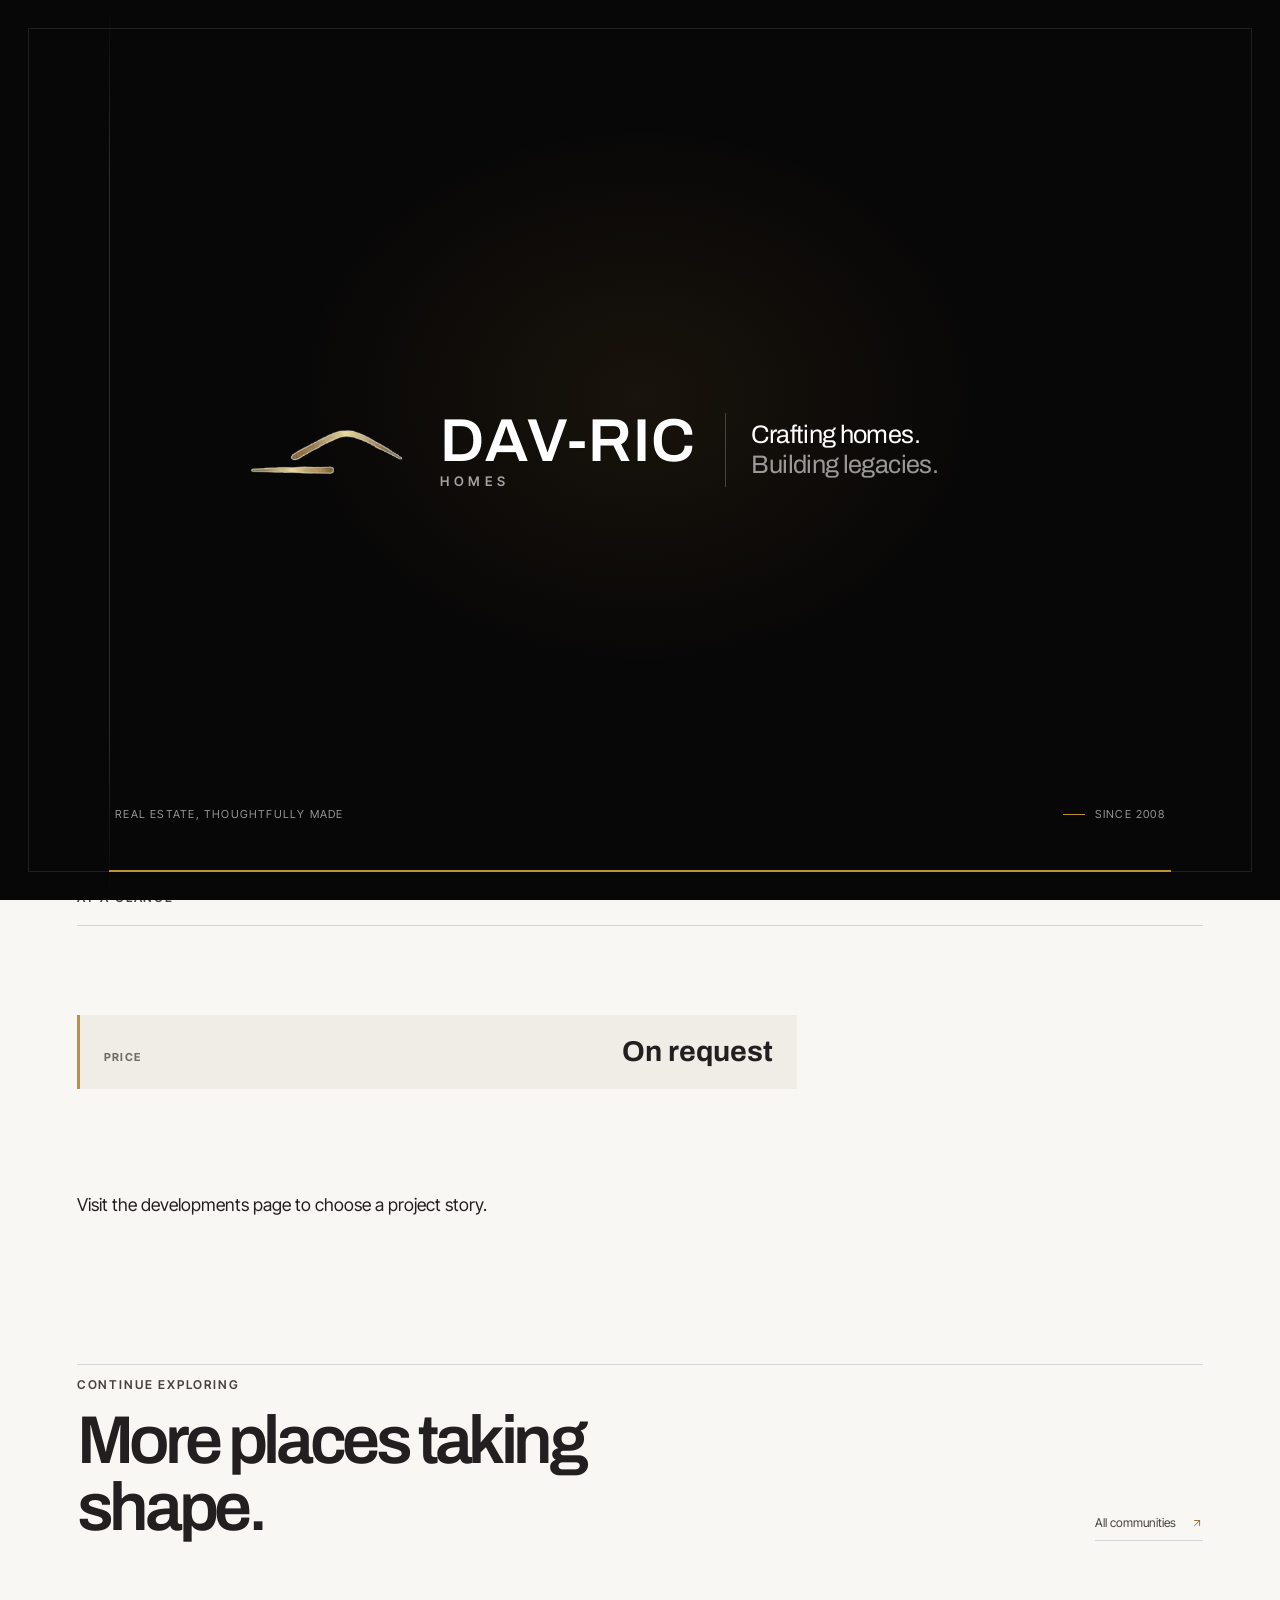
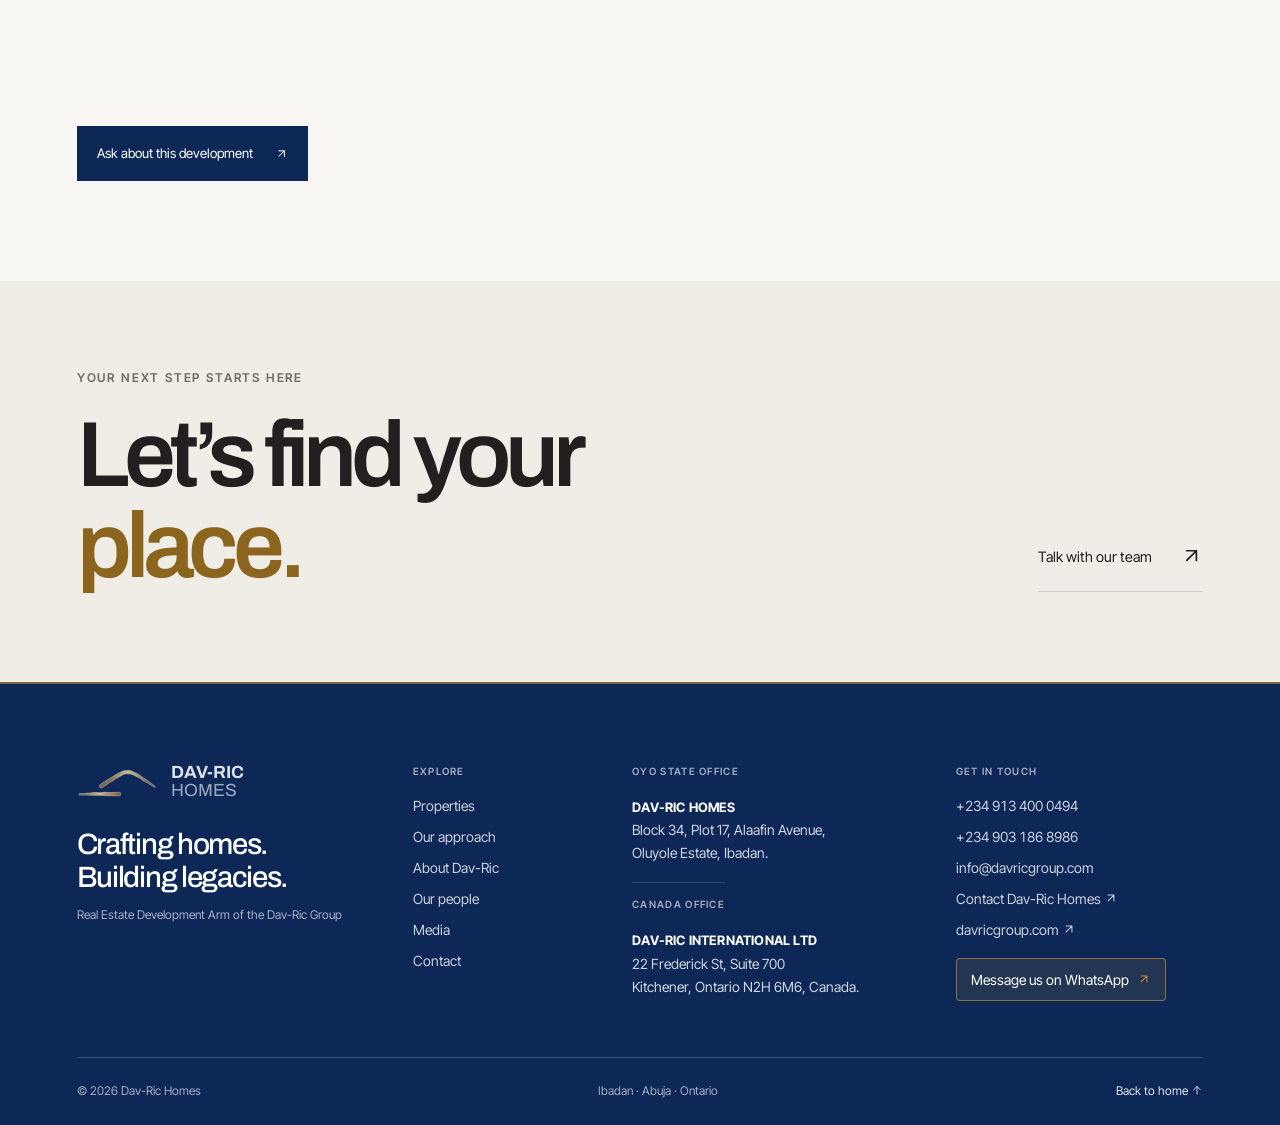
<file: project.html>
<!doctype html>
<html lang="en">
  <head>
    <meta charset="utf-8" />
    <meta name="viewport" content="width=device-width, initial-scale=1" />
    <meta name="theme-color" content="#f7f6f3" />
    <link rel="icon" type="image/png" sizes="64x64" href="assets/favicon.png?v=homes-logo" />
    <link rel="canonical" href="https://davrichomes.com/project" />
    <meta name="description" content="Explore project details and the latest published update from Dav-Ric Homes." />
    <meta property="og:site_name" content="Dav-Ric Homes" />
    <meta property="og:title" content="Dav-Ric Homes — Project Story" />
    <meta property="og:description" content="Project details, design direction and published development updates from Dav-Ric Homes." />
    <meta property="og:type" content="website" />
    <meta property="og:url" content="https://davrichomes.com/project" />
    <meta property="og:image" content="https://davrichomes.com/assets/davric-home-render.webp" />
    <meta property="og:image:alt" content="Dav-Ric Homes development" />
    <meta name="twitter:card" content="summary_large_image" />
    <meta name="twitter:title" content="Dav-Ric Homes — Project Story" />
    <meta name="twitter:description" content="Project details, design direction and published development updates from Dav-Ric Homes." />
    <meta name="twitter:image" content="https://davrichomes.com/assets/davric-home-render.webp" />
    <title>Project Story — Dav-Ric Homes</title>
    <script>
      try {
        const savedTheme = localStorage.getItem("davric-theme");
        document.documentElement.dataset.theme = savedTheme || (window.matchMedia("(prefers-color-scheme: dark)").matches ? "dark" : "light");
      } catch {
        document.documentElement.dataset.theme = window.matchMedia("(prefers-color-scheme: dark)").matches ? "dark" : "light";
      }
    </script>
    <link rel="preconnect" href="https://fonts.googleapis.com" />
    <link rel="preconnect" href="https://fonts.gstatic.com" crossorigin />
    <link href="https://fonts.googleapis.com/css2?family=Archivo:wght@400;500;600;700&family=Inter+Tight:wght@400;500;600;700&display=swap" rel="stylesheet" />
    <link rel="stylesheet" href="styles.css?v=estate-layouts-20261120" />
    <script src="script.js?v=living-waters-listings-20261127" defer></script>
  </head>
  <body>
    <a class="skip-link" href="#main">Skip to content</a>
    <div class="site-intro" data-site-intro aria-hidden="true">
      <div class="site-intro-lockup"><span class="site-intro-mark"><img src="assets/davric-roof-mark.png" alt="" width="164" height="50" /></span><span class="site-intro-name"><strong>DAV-RIC</strong><span>HOMES</span></span><span class="site-intro-tagline">Crafting homes.<br /><em>Building legacies.</em></span></div>
      <span class="site-intro-footer"><span>Real estate, thoughtfully made</span><span><i></i> Since 2008</span></span><span class="site-intro-progress" aria-hidden="true"></span>
    </div>
    <div class="page-transition" data-page-transition aria-hidden="true"><span class="page-transition-mark"><img src="assets/davric-roof-mark.png" alt="" /></span><span class="page-transition-name"><strong>DAV-RIC</strong><span>HOMES</span></span><span class="page-transition-rule"></span></div>
    <span class="page-scroll-meter" data-scroll-meter aria-hidden="true"></span>

    <header class="site-header" id="top">
      <div class="header-inner shell">
        <a class="brand" href="/" aria-label="Dav-Ric Homes, home"><img src="assets/davric-roof-mark.png" alt="Dav-Ric Homes roofline logo" width="84" height="30" /><span class="brand-name"><strong>DAV-RIC</strong><span>HOMES</span></span></a>
        <nav class="desktop-nav" aria-label="Main navigation"><details class="desktop-nav-dropdown">
  <summary>Communities</summary>
  <div class="desktop-nav-dropdown-menu">
    <a href="/communities">Browse all communities</a>
    <a href="/projects/pebblebrooks-estate">Pebblebrooks Estate</a>
    <a href="/projects/living-waters-estate">Living Waters Estate</a>
    <a href="/projects/palm-harbour-estate-phase-1">Palm Harbour Estate</a>
    <a href="/projects/guzape-abuja">Guzape Main Project</a>
  </div>
</details><a href="/about#top">About Dav-Ric</a><a href="/media">Media</a><a href="/contact">Contact</a><a class="nav-cta nav-expert-cta" href="/contact"><span>Speak to an expert</span><span aria-hidden="true"><svg class="ui-arrow ui-arrow--up-right" viewBox="0 0 24 24" focusable="false"><path d="M7 17 17 7M7 7h10v10" /></svg></span></a></nav>
        <div class="header-actions">
          <button class="theme-toggle" type="button" aria-label="Use dark color theme" aria-pressed="false" title="Switch color theme"><span class="theme-symbol" aria-hidden="true">◐</span><span class="sr-only">Theme</span></button>
          <button class="menu-toggle" type="button" aria-expanded="false" aria-controls="primary-nav"><span class="sr-only">Open navigation</span><span></span><span></span></button>
        </div>
      </div>
    </header>

    <nav class="primary-nav" id="primary-nav" aria-label="Main navigation" aria-hidden="true" inert>
      <div class="primary-nav-inner">
        <div class="menu-intro"><p class="menu-kicker"><span></span> Discover Dav-Ric</p><p class="menu-statement">Thoughtful places.<br /><em>Lasting possibility.</em></p><p class="menu-location">Ibadan <span>·</span> Abuja <span>·</span> Ontario</p></div>
        <div class="menu-links"><a href="/communities"><span class="menu-link-index">01</span><span>Communities</span><span class="menu-link-arrow" aria-hidden="true"><svg class="ui-arrow ui-arrow--up-right" viewBox="0 0 24 24" focusable="false"><path d="M7 17 17 7M7 7h10v10" /></svg></span></a><a href="/about#approach"><span class="menu-link-index">02</span><span>Our approach</span><span class="menu-link-arrow" aria-hidden="true"><svg class="ui-arrow ui-arrow--up-right" viewBox="0 0 24 24" focusable="false"><path d="M7 17 17 7M7 7h10v10" /></svg></span></a><a href="/about#top"><span class="menu-link-index">03</span><span>About Dav-Ric</span><span class="menu-link-arrow" aria-hidden="true"><svg class="ui-arrow ui-arrow--up-right" viewBox="0 0 24 24" focusable="false"><path d="M7 17 17 7M7 7h10v10" /></svg></span></a><a href="/media"><span class="menu-link-index">04</span><span>Media</span><span class="menu-link-arrow" aria-hidden="true"><svg class="ui-arrow ui-arrow--up-right" viewBox="0 0 24 24" focusable="false"><path d="M7 17 17 7M7 7h10v10" /></svg></span></a><a class="nav-cta" href="/contact"><span>Speak to an expert</span><span aria-hidden="true"><svg class="ui-arrow ui-arrow--up-right" viewBox="0 0 24 24" focusable="false"><path d="M7 17 17 7M7 7h10v10" /></svg></span></a></div>
        <div class="menu-footer"><span>Real estate, thoughtfully made</span><span><a href="tel:+2349134000494">+234 913 400 0494</a><i></i><a href="tel:+2349031868986">+234 903 186 8986</a><i></i><a href="mailto:info@davricgroup.com">info@davricgroup.com</a></span></div>
      </div>
    </nav>

    <main id="main" class="project-story-page" data-project-story>
      <section class="project-story-hero" aria-labelledby="story-title">
        <div class="project-story-heading">
          <p class="story-meta" data-story-meta>Project story</p>
          <h1 id="story-title" data-story-title>Discover a Dav-Ric development.</h1>
          <p class="project-story-deck" data-story-deck>Explore the setting, design direction and current published information for this development.</p>
          <a class="story-back-link" href="/communities"><span aria-hidden="true"><svg class="ui-arrow ui-arrow--left" viewBox="0 0 24 24" focusable="false"><path d="M20 12H5m6.5 6.5L5 12l6.5-6.5" /></svg></span> All communities</a>
        </div>
        <div class="project-story-media">
          <div class="project-story-visual" data-story-visual><img data-story-image src="assets/davric-home-render.webp" alt="Dav-Ric Homes project visual" /></div>
          <p class="project-story-visual-note" data-story-visual-note>Project visual</p>
        </div>
      </section>

      <section class="project-story-details shell" aria-label="Project details">
        <div class="story-facts-block">
          <p class="eyebrow eyebrow-dark">At a glance</p>
          <dl class="story-facts" data-story-facts></dl>
        </div>
        <div class="story-price" data-story-price-box>
          <span data-story-price-label>Price</span>
          <strong data-story-price>On request</strong>
        </div>
      </section>

      <section class="story-key-features shell" data-story-key-features aria-labelledby="story-key-features-title" hidden></section>

      <article class="project-story-body shell" data-story-body aria-label="Project story">
        <p>Project information will appear here. Visit the <a href="/communities">developments page</a> to choose a project.</p>
      </article>

      <dialog class="property-lightbox" data-property-lightbox aria-label="Project image viewer">
        <button class="property-lightbox-close" type="button" data-gallery-close aria-label="Close photo viewer">×</button>
        <div class="property-lightbox-frame">
          <button class="property-lightbox-nav property-lightbox-previous" type="button" data-gallery-previous aria-label="Previous photo"><svg class="ui-arrow ui-arrow--left" viewBox="0 0 24 24" focusable="false"><path d="M20 12H5m6.5 6.5L5 12l6.5-6.5" /></svg></button>
          <img data-gallery-image alt="" />
          <button class="property-lightbox-nav property-lightbox-next" type="button" data-gallery-next aria-label="Next photo"><svg class="ui-arrow ui-arrow--right" viewBox="0 0 24 24" focusable="false"><path d="M4 12h15m-6.5-6.5L19 12l-6.5 6.5" /></svg></button>
        </div>
        <div class="property-lightbox-caption"><span data-gallery-counter>01 / 04</span><strong data-gallery-caption></strong></div>
      </dialog>

      <section class="story-related shell" aria-labelledby="story-related-title">
        <div class="story-related-heading">
          <div><p class="eyebrow eyebrow-dark">Continue exploring</p><h2 id="story-related-title">More places taking shape.</h2></div>
          <a class="story-related-all" href="/communities">All communities <span aria-hidden="true"><svg class="ui-arrow ui-arrow--up-right" viewBox="0 0 24 24" focusable="false"><path d="M7 17 17 7M7 7h10v10" /></svg></span></a>
        </div>
        <div class="story-related-grid" data-story-related></div>
      </section>

      <div class="shell story-enquiry-wrap"><a class="story-enquiry" data-story-enquiry href="/contact">Ask about this development <span aria-hidden="true"><svg class="ui-arrow ui-arrow--up-right" viewBox="0 0 24 24" focusable="false"><path d="M7 17 17 7M7 7h10v10" /></svg></span></a></div>
      <section class="contact-callout section-red" aria-labelledby="contact-title"><div class="shell contact-callout-inner"><div><p class="eyebrow eyebrow-light">Your next step starts here</p><h2 id="contact-title">Let’s find your <em>place.</em></h2></div><a class="contact-callout-link" href="/contact">Talk with our team <span aria-hidden="true"><svg class="ui-arrow ui-arrow--up-right" viewBox="0 0 24 24" focusable="false"><path d="M7 17 17 7M7 7h10v10" /></svg></span></a></div></section>
    </main>

    <footer class="site-footer section-dark">
      <div class="shell footer-main">
        <div class="footer-brand-block"><a class="brand brand-footer" href="/#top" aria-label="Dav-Ric Homes, home"><img src="assets/davric-roof-mark.png" alt="Dav-Ric Homes roofline logo" width="84" height="30" loading="lazy" /><span class="brand-name"><strong>DAV-RIC</strong><span>HOMES</span></span></a><p>Crafting homes.<br />Building legacies.</p><span class="footer-group-note">Real Estate Development Arm of the Dav-Ric Group</span></div>
        <div class="footer-column"><p class="footer-heading">Explore</p><a href="/communities">Properties</a><a href="/about#approach">Our approach</a><a href="/about#top">About Dav-Ric</a><a href="/about#people">Our people</a><a href="/media">Media</a><a href="/contact">Contact</a></div>
        <div class="footer-column footer-address"><p class="footer-heading">Oyo State office</p><p><strong>DAV-RIC HOMES</strong><br />Block 34, Plot 17, Alaafin Avenue,<br />Oluyole Estate, Ibadan.</p><p class="footer-heading footer-heading-spaced">Canada office</p><p><strong>DAV-RIC INTERNATIONAL LTD</strong><br />22 Frederick St, Suite 700<br />Kitchener, Ontario N2H 6M6, Canada.</p></div>
        <div class="footer-column footer-reach">
          <p class="footer-heading">Get in touch</p>
          <a href="tel:+2349134000494">+234 913 400 0494</a>
          <a href="tel:+2349031868986">+234 903 186 8986</a>
          <a href="mailto:info@davricgroup.com">info@davricgroup.com</a>
          <a href="/contact">Contact Dav-Ric Homes <span aria-hidden="true"><svg class="ui-arrow ui-arrow--up-right" viewBox="0 0 24 24" focusable="false"><path d="M7 17 17 7M7 7h10v10" /></svg></span></a>
          <a href="https://www.davricgroup.com/" target="_blank" rel="noopener noreferrer">davricgroup.com <span aria-hidden="true"><svg class="ui-arrow ui-arrow--up-right" viewBox="0 0 24 24" focusable="false"><path d="M7 17 17 7M7 7h10v10" /></svg></span></a>
          <a class="footer-whatsapp" href="https://wa.me/2349134000494" target="_blank" rel="noopener noreferrer">Message us on WhatsApp <span aria-hidden="true"><svg class="ui-arrow ui-arrow--up-right" viewBox="0 0 24 24" focusable="false"><path d="M7 17 17 7M7 7h10v10" /></svg></span></a>
        </div>
      </div>
      <div class="shell footer-bottom"><span>© <span id="current-year">2026</span> Dav-Ric Homes</span><span>Ibadan · Abuja · Ontario</span><a href="/#top">Back to home <svg class="ui-arrow ui-arrow--up" viewBox="0 0 24 24" focusable="false"><path d="M12 20V5m-6.5 6.5L12 5l6.5 6.5" /></svg></a></div>
    </footer>
  </body>
</html>
</file>
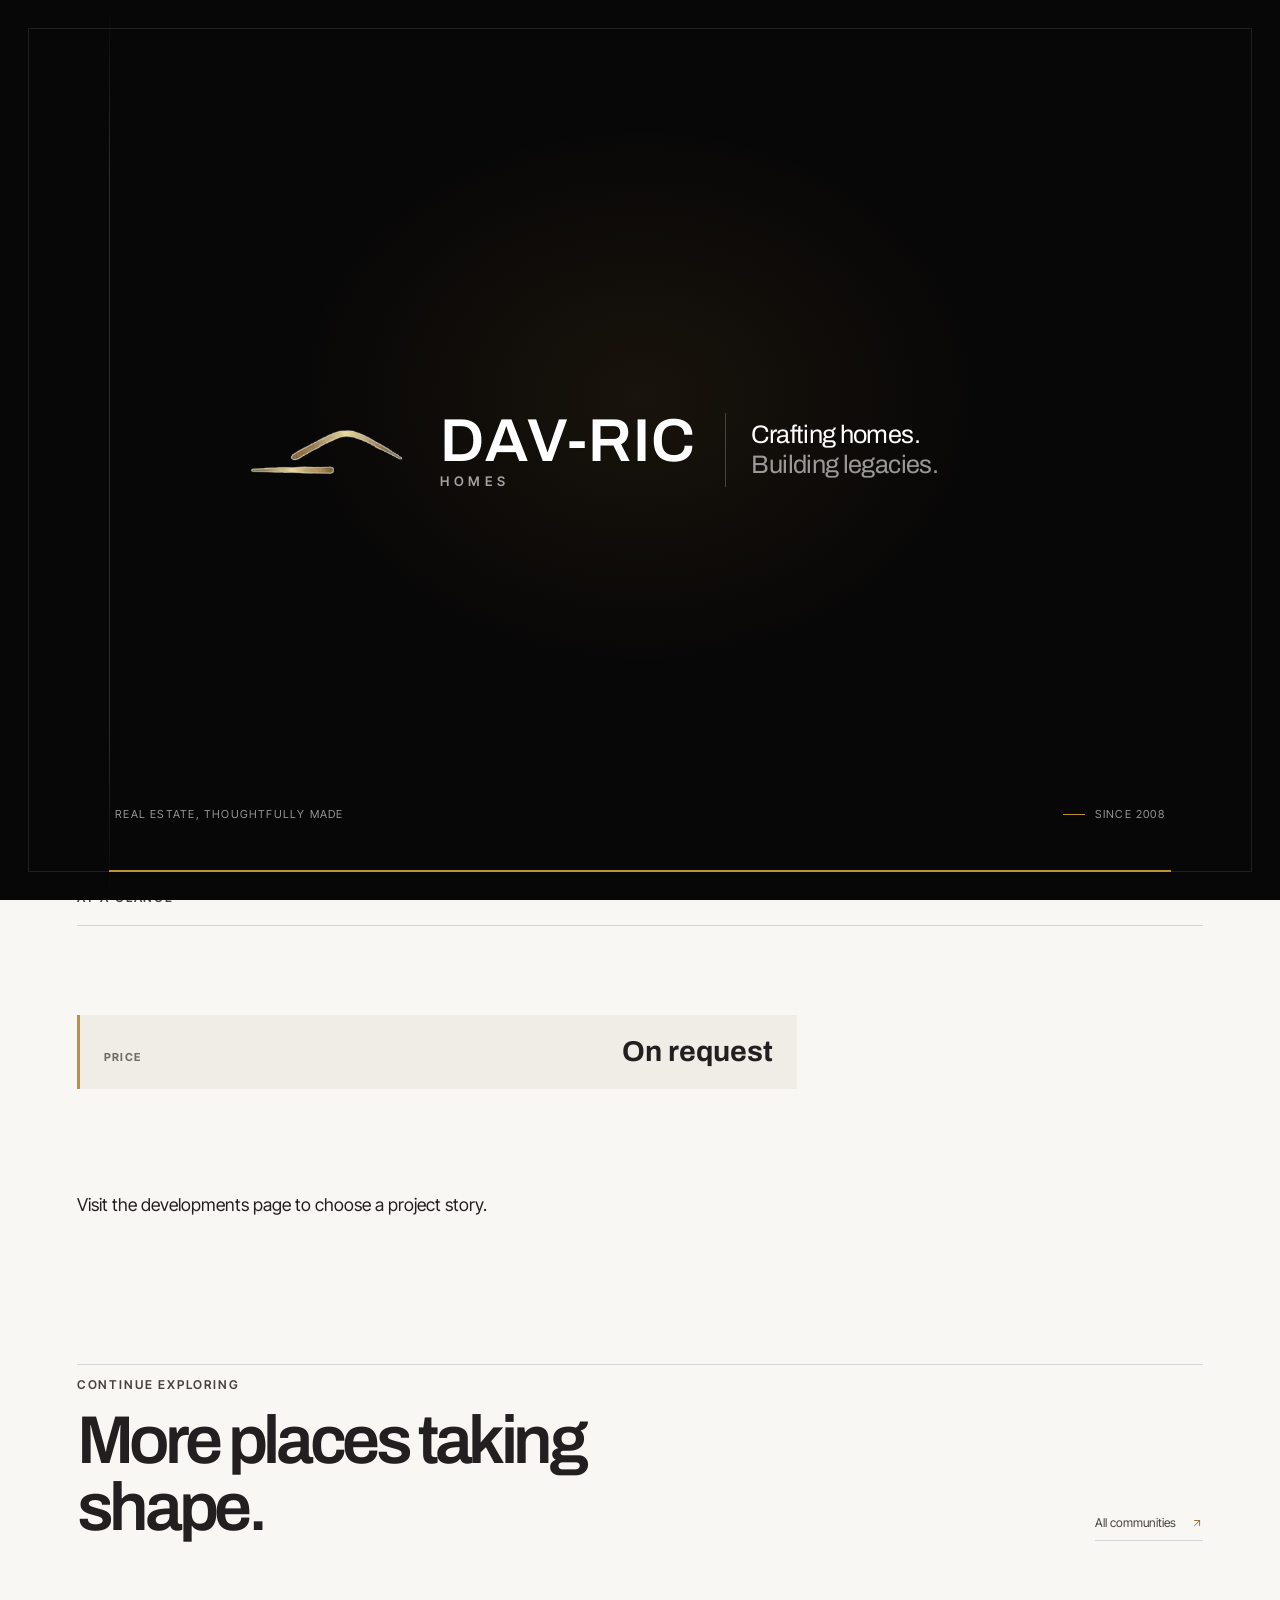
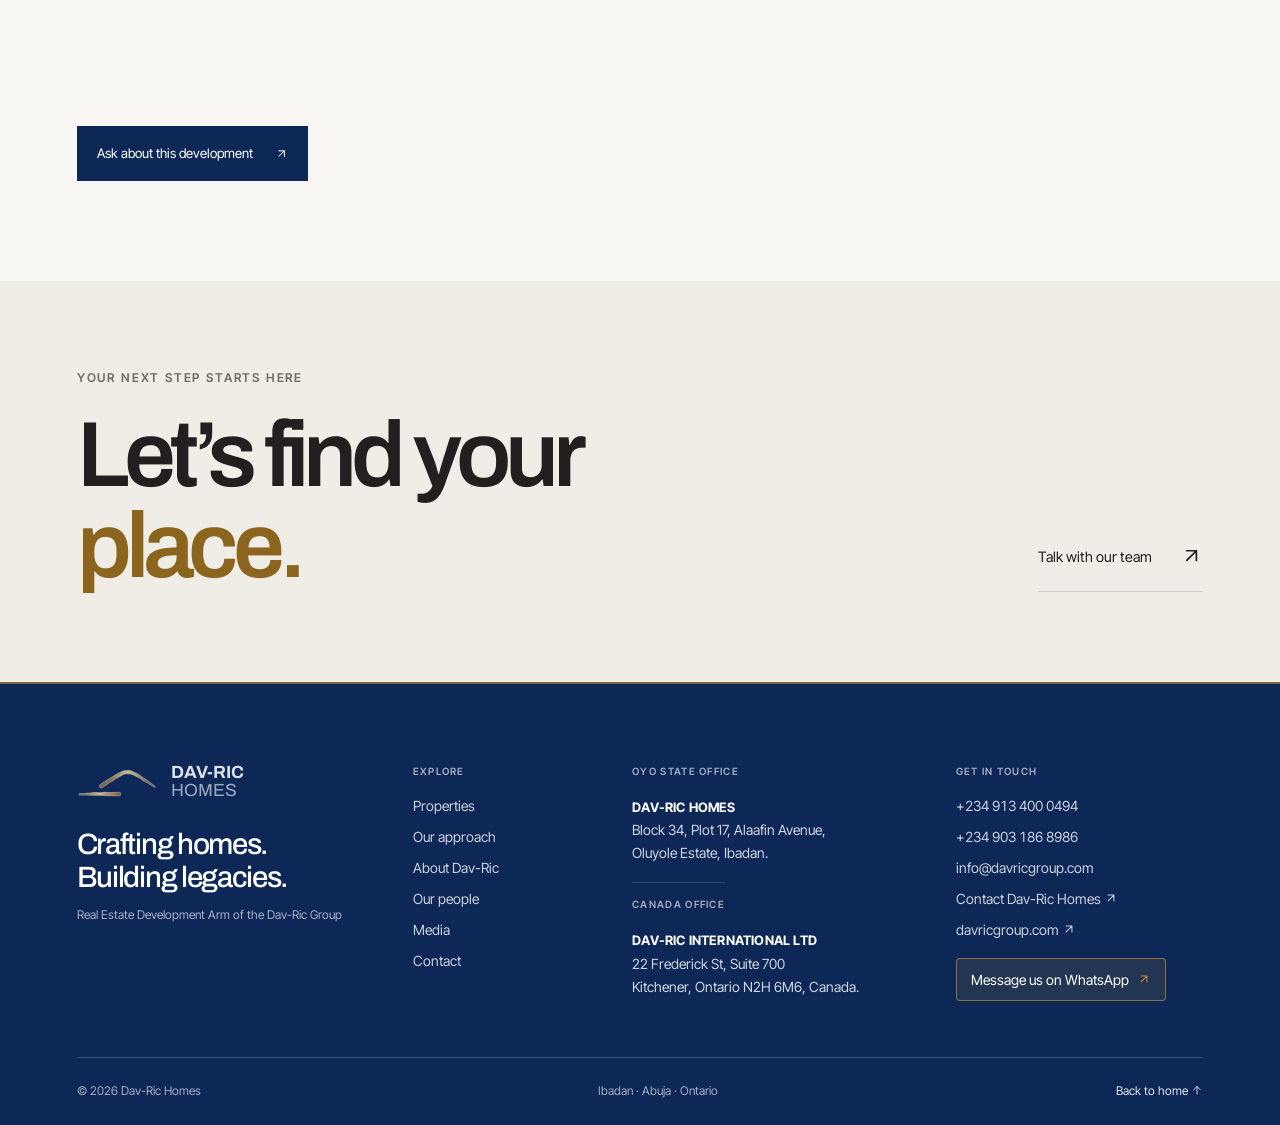
<file: projects/guzape-abuja.html>
<!doctype html>
<html lang="en">
  <head>
    <meta charset="utf-8" />
    <base href="/" />
    <meta name="viewport" content="width=device-width, initial-scale=1" />
    <meta name="theme-color" content="#f7f6f3" />
    <link rel="icon" type="image/png" sizes="64x64" href="assets/favicon.png?v=homes-logo" />
    <link rel="canonical" href="https://davrichomes.com/projects/guzape-abuja" />
    <meta name="description" content="Explore the Guzape, Abuja terrace-home concept through its four-home site layout, three-level floor plans and architectural visualisations." />
    <meta property="og:site_name" content="Dav-Ric Homes" />
    <meta property="og:title" content="Guzape Main Project | Abuja | Dav-Ric Homes" />
    <meta property="og:description" content="Explore the Guzape, Abuja terrace-home concept through its four-home site layout, three-level floor plans and architectural visualisations." />
    <meta property="og:type" content="website" />
    <meta property="og:url" content="https://davrichomes.com/projects/guzape-abuja" />
    <meta property="og:image" content="https://davrichomes.com/assets/guzape/guzape-terrace-row-hero.jpg" />
    <meta property="og:image:alt" content="Architectural visualisation of terrace homes for the Guzape project in Abuja" />
    <meta name="twitter:card" content="summary_large_image" />
    <meta name="twitter:title" content="Guzape Main Project | Abuja | Dav-Ric Homes" />
    <meta name="twitter:description" content="Explore the Guzape, Abuja terrace-home concept through its four-home site layout, three-level floor plans and architectural visualisations." />
    <meta name="twitter:image" content="https://davrichomes.com/assets/guzape/guzape-terrace-row-hero.jpg" />
    <meta name="twitter:image:alt" content="Architectural visualisation of terrace homes for the Guzape project in Abuja" />
    <script id="project-structured-data" type="application/ld+json">{"@context":"https://schema.org","@type":"WebPage","@id":"https://davrichomes.com/projects/guzape-abuja#webpage","name":"Guzape Main Project | Abuja | Dav-Ric Homes","description":"Explore the Guzape, Abuja terrace-home concept through its four-home site layout, three-level floor plans and architectural visualisations.","url":"https://davrichomes.com/projects/guzape-abuja","primaryImageOfPage":{"@type":"ImageObject","url":"https://davrichomes.com/assets/guzape/guzape-terrace-row-hero.jpg"},"isPartOf":{"@type":"WebSite","name":"Dav-Ric Homes","url":"https://davrichomes.com/"},"publisher":{"@type":"Organization","name":"Dav-Ric Homes","url":"https://davrichomes.com/"},"inLanguage":"en"}</script>
    <title>Guzape Main Project | Abuja | Dav-Ric Homes</title>
    <script>
      try {
        const savedTheme = localStorage.getItem("davric-theme");
        document.documentElement.dataset.theme = savedTheme || (window.matchMedia("(prefers-color-scheme: dark)").matches ? "dark" : "light");
      } catch {
        document.documentElement.dataset.theme = window.matchMedia("(prefers-color-scheme: dark)").matches ? "dark" : "light";
      }
    </script>
    <link rel="preconnect" href="https://fonts.googleapis.com" />
    <link rel="preconnect" href="https://fonts.gstatic.com" crossorigin />
    <link href="https://fonts.googleapis.com/css2?family=Archivo:wght@400;500;600;700&family=Inter+Tight:wght@400;500;600;700&display=swap" rel="stylesheet" />
    <link rel="stylesheet" href="styles.css?v=estate-layouts-20261120" />
    <script src="script.js?v=living-waters-listings-20261127" defer></script>
  </head>
  <body>
    <a class="skip-link" href="#main">Skip to content</a>
    <div class="site-intro" data-site-intro aria-hidden="true">
      <div class="site-intro-lockup"><span class="site-intro-mark"><img src="assets/davric-roof-mark.png" alt="" width="164" height="50" /></span><span class="site-intro-name"><strong>DAV-RIC</strong><span>HOMES</span></span><span class="site-intro-tagline">Crafting homes.<br /><em>Building legacies.</em></span></div>
      <span class="site-intro-footer"><span>Real estate, thoughtfully made</span><span><i></i> Since 2008</span></span><span class="site-intro-progress" aria-hidden="true"></span>
    </div>
    <div class="page-transition" data-page-transition aria-hidden="true"><span class="page-transition-mark"><img src="assets/davric-roof-mark.png" alt="" /></span><span class="page-transition-name"><strong>DAV-RIC</strong><span>HOMES</span></span><span class="page-transition-rule"></span></div>
    <span class="page-scroll-meter" data-scroll-meter aria-hidden="true"></span>

    <header class="site-header" id="top">
      <div class="header-inner shell">
        <a class="brand" href="/" aria-label="Dav-Ric Homes, home"><img src="assets/davric-roof-mark.png" alt="Dav-Ric Homes roofline logo" width="84" height="30" /><span class="brand-name"><strong>DAV-RIC</strong><span>HOMES</span></span></a>
        <nav class="desktop-nav" aria-label="Main navigation"><details class="desktop-nav-dropdown">
  <summary>Communities</summary>
  <div class="desktop-nav-dropdown-menu">
    <a href="/communities">Browse all communities</a>
    <a href="/projects/pebblebrooks-estate">Pebblebrooks Estate</a>
    <a href="/projects/living-waters-estate">Living Waters Estate</a>
    <a href="/projects/palm-harbour-estate-phase-1">Palm Harbour Estate</a>
    <a href="/projects/guzape-abuja">Guzape Main Project</a>
  </div>
</details><a href="/about#top">About Dav-Ric</a><a href="/media">Media</a><a href="/contact">Contact</a><a class="nav-cta nav-expert-cta" href="/contact"><span>Speak to an expert</span><span aria-hidden="true"><svg class="ui-arrow ui-arrow--up-right" viewBox="0 0 24 24" focusable="false"><path d="M7 17 17 7M7 7h10v10" /></svg></span></a></nav>
        <div class="header-actions">
          <button class="theme-toggle" type="button" aria-label="Use dark color theme" aria-pressed="false" title="Switch color theme"><span class="theme-symbol" aria-hidden="true">◐</span><span class="sr-only">Theme</span></button>
          <button class="menu-toggle" type="button" aria-expanded="false" aria-controls="primary-nav"><span class="sr-only">Open navigation</span><span></span><span></span></button>
        </div>
      </div>
    </header>

    <nav class="primary-nav" id="primary-nav" aria-label="Main navigation" aria-hidden="true" inert>
      <div class="primary-nav-inner">
        <div class="menu-intro"><p class="menu-kicker"><span></span> Discover Dav-Ric</p><p class="menu-statement">Thoughtful places.<br /><em>Lasting possibility.</em></p><p class="menu-location">Ibadan <span>·</span> Abuja <span>·</span> Ontario</p></div>
        <div class="menu-links"><a href="/communities"><span class="menu-link-index">01</span><span>Communities</span><span class="menu-link-arrow" aria-hidden="true"><svg class="ui-arrow ui-arrow--up-right" viewBox="0 0 24 24" focusable="false"><path d="M7 17 17 7M7 7h10v10" /></svg></span></a><a href="/about#approach"><span class="menu-link-index">02</span><span>Our approach</span><span class="menu-link-arrow" aria-hidden="true"><svg class="ui-arrow ui-arrow--up-right" viewBox="0 0 24 24" focusable="false"><path d="M7 17 17 7M7 7h10v10" /></svg></span></a><a href="/about#top"><span class="menu-link-index">03</span><span>About Dav-Ric</span><span class="menu-link-arrow" aria-hidden="true"><svg class="ui-arrow ui-arrow--up-right" viewBox="0 0 24 24" focusable="false"><path d="M7 17 17 7M7 7h10v10" /></svg></span></a><a href="/media"><span class="menu-link-index">04</span><span>Media</span><span class="menu-link-arrow" aria-hidden="true"><svg class="ui-arrow ui-arrow--up-right" viewBox="0 0 24 24" focusable="false"><path d="M7 17 17 7M7 7h10v10" /></svg></span></a><a class="nav-cta" href="/contact"><span>Speak to an expert</span><span aria-hidden="true"><svg class="ui-arrow ui-arrow--up-right" viewBox="0 0 24 24" focusable="false"><path d="M7 17 17 7M7 7h10v10" /></svg></span></a></div>
        <div class="menu-footer"><span>Real estate, thoughtfully made</span><span><a href="tel:+2349134000494">+234 913 400 0494</a><i></i><a href="tel:+2349031868986">+234 903 186 8986</a><i></i><a href="mailto:info@davricgroup.com">info@davricgroup.com</a></span></div>
      </div>
    </nav>

    <main id="main" class="project-story-page" data-project-story>
      <section class="project-story-hero" aria-labelledby="story-title">
        <div class="project-story-heading">
          <p class="story-meta" data-story-meta>03 / 05 · Luxury residential · Abuja</p>
          <h1 id="story-title" data-story-title>Guzape · Abuja</h1>
          <p class="project-story-deck" data-story-deck>A terrace-home concept for Guzape, Abuja, presented through a four-home site layout, three-level plans and exterior visualisations.</p>
          <a class="story-back-link" href="/communities"><span aria-hidden="true"><svg class="ui-arrow ui-arrow--left" viewBox="0 0 24 24" focusable="false"><path d="M20 12H5m6.5 6.5L5 12l6.5-6.5" /></svg></span> All communities</a>
        </div>
        <div class="project-story-media">
          <div class="project-story-visual" data-story-visual><img data-story-image src="assets/guzape/guzape-terrace-row-hero.jpg" alt="Architectural visualisation of a terrace-home row for the Guzape project in Abuja" /></div>
          <p class="project-story-visual-note" data-story-visual-note>Concept visualisation · subject to final design</p>
        </div>
      </section>

      <section class="project-story-details shell" aria-label="Project details">
        <div class="story-facts-block">
          <p class="eyebrow eyebrow-dark">At a glance</p>
          <dl class="story-facts" data-story-facts></dl>
        </div>
        <div class="story-price" data-story-price-box>
          <span data-story-price-label>Price</span>
          <strong data-story-price>On request</strong>
        </div>
      </section>

      <section class="story-key-features shell" data-story-key-features aria-labelledby="story-key-features-title" hidden></section>

      <article class="project-story-body shell" data-story-body aria-label="Project story">
        <p>The Abuja presentation shows a proposed terrace-home development in Guzape, with a site layout for four homes and floor plans across the ground, first and second floors. The project remains at concept design stage; visualisations and drawings do not confirm final construction specifications or approvals.</p>
      </article>

      <dialog class="property-lightbox" data-property-lightbox aria-label="Project image viewer">
        <button class="property-lightbox-close" type="button" data-gallery-close aria-label="Close photo viewer">×</button>
        <div class="property-lightbox-frame">
          <button class="property-lightbox-nav property-lightbox-previous" type="button" data-gallery-previous aria-label="Previous photo"><svg class="ui-arrow ui-arrow--left" viewBox="0 0 24 24" focusable="false"><path d="M20 12H5m6.5 6.5L5 12l6.5-6.5" /></svg></button>
          <img data-gallery-image alt="" />
          <button class="property-lightbox-nav property-lightbox-next" type="button" data-gallery-next aria-label="Next photo"><svg class="ui-arrow ui-arrow--right" viewBox="0 0 24 24" focusable="false"><path d="M4 12h15m-6.5-6.5L19 12l-6.5 6.5" /></svg></button>
        </div>
        <div class="property-lightbox-caption"><span data-gallery-counter>01 / 04</span><strong data-gallery-caption></strong></div>
      </dialog>

      <section class="story-related shell" aria-labelledby="story-related-title">
        <div class="story-related-heading">
          <div><p class="eyebrow eyebrow-dark">Continue exploring</p><h2 id="story-related-title">More places taking shape.</h2></div>
          <a class="story-related-all" href="/communities">All communities <span aria-hidden="true"><svg class="ui-arrow ui-arrow--up-right" viewBox="0 0 24 24" focusable="false"><path d="M7 17 17 7M7 7h10v10" /></svg></span></a>
        </div>
        <div class="story-related-grid" data-story-related></div>
      </section>

      <div class="shell story-enquiry-wrap"><a class="story-enquiry" data-story-enquiry href="/contact">Ask about this development <span aria-hidden="true"><svg class="ui-arrow ui-arrow--up-right" viewBox="0 0 24 24" focusable="false"><path d="M7 17 17 7M7 7h10v10" /></svg></span></a></div>
      <section class="contact-callout section-red" aria-labelledby="contact-title"><div class="shell contact-callout-inner"><div><p class="eyebrow eyebrow-light">Your next step starts here</p><h2 id="contact-title">Let’s find your <em>place.</em></h2></div><a class="contact-callout-link" href="/contact">Talk with our team <span aria-hidden="true"><svg class="ui-arrow ui-arrow--up-right" viewBox="0 0 24 24" focusable="false"><path d="M7 17 17 7M7 7h10v10" /></svg></span></a></div></section>
    </main>

    <footer class="site-footer section-dark">
      <div class="shell footer-main">
        <div class="footer-brand-block"><a class="brand brand-footer" href="/#top" aria-label="Dav-Ric Homes, home"><img src="assets/davric-roof-mark.png" alt="Dav-Ric Homes roofline logo" width="84" height="30" loading="lazy" /><span class="brand-name"><strong>DAV-RIC</strong><span>HOMES</span></span></a><p>Crafting homes.<br />Building legacies.</p><span class="footer-group-note">Real Estate Development Arm of the Dav-Ric Group</span></div>
        <div class="footer-column"><p class="footer-heading">Explore</p><a href="/communities">Properties</a><a href="/about#approach">Our approach</a><a href="/about#top">About Dav-Ric</a><a href="/about#people">Our people</a><a href="/media">Media</a><a href="/contact">Contact</a></div>
        <div class="footer-column footer-address"><p class="footer-heading">Oyo State office</p><p><strong>DAV-RIC HOMES</strong><br />Block 34, Plot 17, Alaafin Avenue,<br />Oluyole Estate, Ibadan.</p><p class="footer-heading footer-heading-spaced">Canada office</p><p><strong>DAV-RIC INTERNATIONAL LTD</strong><br />22 Frederick St, Suite 700<br />Kitchener, Ontario N2H 6M6, Canada.</p></div>
        <div class="footer-column footer-reach">
          <p class="footer-heading">Get in touch</p>
          <a href="tel:+2349134000494">+234 913 400 0494</a>
          <a href="tel:+2349031868986">+234 903 186 8986</a>
          <a href="mailto:info@davricgroup.com">info@davricgroup.com</a>
          <a href="/contact">Contact Dav-Ric Homes <span aria-hidden="true"><svg class="ui-arrow ui-arrow--up-right" viewBox="0 0 24 24" focusable="false"><path d="M7 17 17 7M7 7h10v10" /></svg></span></a>
          <a href="https://www.davricgroup.com/" target="_blank" rel="noopener noreferrer">davricgroup.com <span aria-hidden="true"><svg class="ui-arrow ui-arrow--up-right" viewBox="0 0 24 24" focusable="false"><path d="M7 17 17 7M7 7h10v10" /></svg></span></a>
          <a class="footer-whatsapp" href="https://wa.me/2349134000494" target="_blank" rel="noopener noreferrer">Message us on WhatsApp <span aria-hidden="true"><svg class="ui-arrow ui-arrow--up-right" viewBox="0 0 24 24" focusable="false"><path d="M7 17 17 7M7 7h10v10" /></svg></span></a>
        </div>
      </div>
      <div class="shell footer-bottom"><span>© <span id="current-year">2026</span> Dav-Ric Homes</span><span>Ibadan · Abuja · Ontario</span><a href="/#top">Back to home <svg class="ui-arrow ui-arrow--up" viewBox="0 0 24 24" focusable="false"><path d="M12 20V5m-6.5 6.5L12 5l6.5 6.5" /></svg></a></div>
    </footer>
  </body>
</html>
</file>
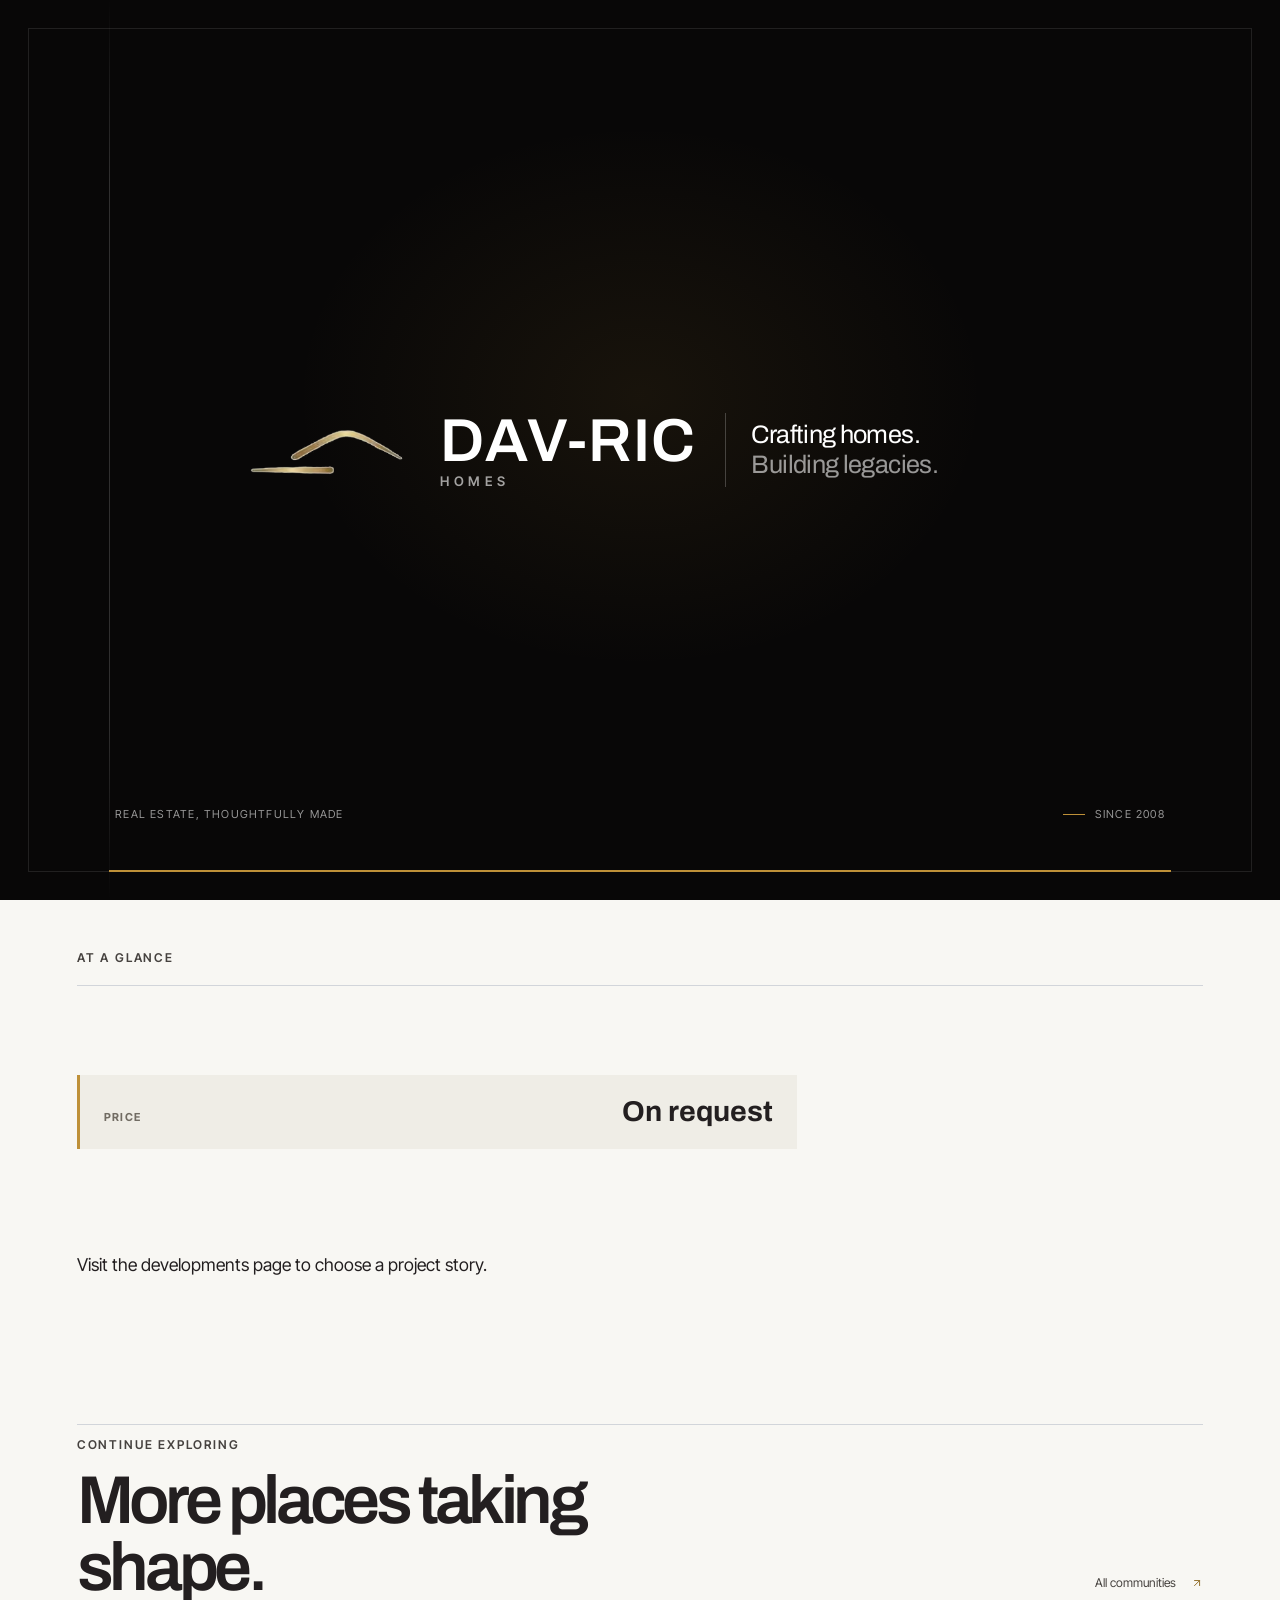
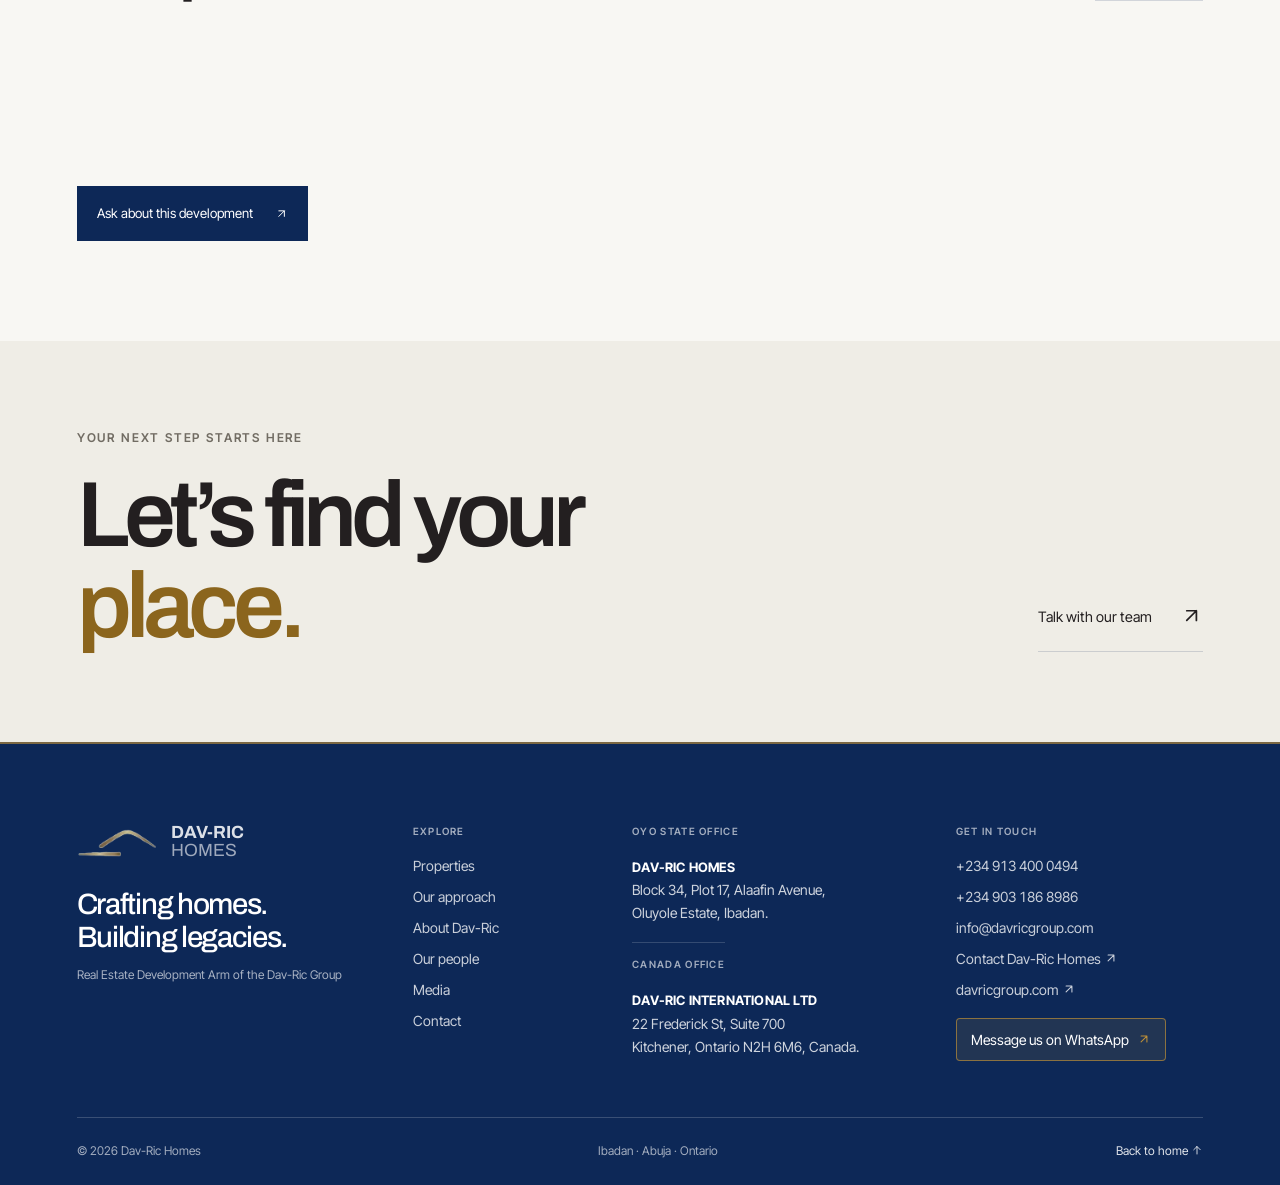
<file: projects/living-waters-estate.html>
<!doctype html>
<html lang="en">
  <head>
    <meta charset="utf-8" />
    <base href="/" />
    <meta name="viewport" content="width=device-width, initial-scale=1" />
    <meta name="theme-color" content="#f7f6f3" />
    <link rel="icon" type="image/png" sizes="64x64" href="assets/favicon.png?v=homes-logo" />
    <link rel="canonical" href="https://davrichomes.com/projects/living-waters-estate" />
    <meta name="description" content="Explore three home plan options for Living Waters Estate in Ajoda New Town, Ibadan, including three-bedroom, two-bedroom and flat-roof designs." />
    <meta property="og:site_name" content="Dav-Ric Homes" />
    <meta property="og:title" content="Living Waters Estate | Ajoda New Town, Ibadan" />
    <meta property="og:description" content="Explore three home plan options for Living Waters Estate in Ajoda New Town, Ibadan, including three-bedroom, two-bedroom and flat-roof designs." />
    <meta property="og:type" content="website" />
    <meta property="og:url" content="https://davrichomes.com/projects/living-waters-estate" />
    <meta property="og:image" content="https://davrichomes.com/assets/ajoda/ajoda-three-bedroom-vision.png" />
    <meta property="og:image:alt" content="Architectural visualisation of a three-bedroom home for Living Waters Estate in Ajoda New Town, Ibadan" />
    <meta name="twitter:card" content="summary_large_image" />
    <meta name="twitter:title" content="Living Waters Estate | Ajoda New Town, Ibadan" />
    <meta name="twitter:description" content="Explore three home plan options for Living Waters Estate in Ajoda New Town, Ibadan, including three-bedroom, two-bedroom and flat-roof designs." />
    <meta name="twitter:image" content="https://davrichomes.com/assets/ajoda/ajoda-three-bedroom-vision.png" />
    <meta name="twitter:image:alt" content="Architectural visualisation of a three-bedroom home for Living Waters Estate in Ajoda New Town, Ibadan" />
    <script id="project-structured-data" type="application/ld+json">{"@context":"https://schema.org","@type":"WebPage","@id":"https://davrichomes.com/projects/living-waters-estate#webpage","name":"Living Waters Estate | Ajoda New Town, Ibadan","description":"Explore three home plan options for Living Waters Estate in Ajoda New Town, Ibadan, including three-bedroom, two-bedroom and flat-roof designs.","url":"https://davrichomes.com/projects/living-waters-estate","primaryImageOfPage":{"@type":"ImageObject","url":"https://davrichomes.com/assets/ajoda/ajoda-three-bedroom-vision.png"},"isPartOf":{"@type":"WebSite","name":"Dav-Ric Homes","url":"https://davrichomes.com/"},"publisher":{"@type":"Organization","name":"Dav-Ric Homes","url":"https://davrichomes.com/"},"inLanguage":"en"}</script>
    <title>Living Waters Estate | Ajoda New Town, Ibadan</title>
    <script>
      try {
        const savedTheme = localStorage.getItem("davric-theme");
        document.documentElement.dataset.theme = savedTheme || (window.matchMedia("(prefers-color-scheme: dark)").matches ? "dark" : "light");
      } catch {
        document.documentElement.dataset.theme = window.matchMedia("(prefers-color-scheme: dark)").matches ? "dark" : "light";
      }
    </script>
    <link rel="preconnect" href="https://fonts.googleapis.com" />
    <link rel="preconnect" href="https://fonts.gstatic.com" crossorigin />
    <link href="https://fonts.googleapis.com/css2?family=Archivo:wght@400;500;600;700&family=Inter+Tight:wght@400;500;600;700&display=swap" rel="stylesheet" />
    <link rel="stylesheet" href="styles.css?v=living-waters-stacked-gallery-20261127" />
    <script src="script.js?v=living-waters-listings-20261127" defer></script>
  </head>
  <body>
    <a class="skip-link" href="#main">Skip to content</a>
    <div class="site-intro" data-site-intro aria-hidden="true">
      <div class="site-intro-lockup"><span class="site-intro-mark"><img src="assets/davric-roof-mark.png" alt="" width="164" height="50" /></span><span class="site-intro-name"><strong>DAV-RIC</strong><span>HOMES</span></span><span class="site-intro-tagline">Crafting homes.<br /><em>Building legacies.</em></span></div>
      <span class="site-intro-footer"><span>Real estate, thoughtfully made</span><span><i></i> Since 2008</span></span><span class="site-intro-progress" aria-hidden="true"></span>
    </div>
    <div class="page-transition" data-page-transition aria-hidden="true"><span class="page-transition-mark"><img src="assets/davric-roof-mark.png" alt="" /></span><span class="page-transition-name"><strong>DAV-RIC</strong><span>HOMES</span></span><span class="page-transition-rule"></span></div>
    <span class="page-scroll-meter" data-scroll-meter aria-hidden="true"></span>

    <header class="site-header" id="top">
      <div class="header-inner shell">
        <a class="brand" href="/" aria-label="Dav-Ric Homes, home"><img src="assets/davric-roof-mark.png" alt="Dav-Ric Homes roofline logo" width="84" height="30" /><span class="brand-name"><strong>DAV-RIC</strong><span>HOMES</span></span></a>
        <nav class="desktop-nav" aria-label="Main navigation"><details class="desktop-nav-dropdown">
  <summary>Communities</summary>
  <div class="desktop-nav-dropdown-menu">
    <a href="/communities">Browse all communities</a>
    <a href="/projects/pebblebrooks-estate">Pebblebrooks Estate</a>
    <a href="/projects/living-waters-estate">Living Waters Estate</a>
    <a href="/projects/palm-harbour-estate-phase-1">Palm Harbour Estate</a>
    <a href="/projects/guzape-abuja">Guzape Main Project</a>
  </div>
</details><a href="/about#top">About Dav-Ric</a><a href="/media">Media</a><a href="/contact">Contact</a><a class="nav-cta nav-expert-cta" href="/contact"><span>Speak to an expert</span><span aria-hidden="true"><svg class="ui-arrow ui-arrow--up-right" viewBox="0 0 24 24" focusable="false"><path d="M7 17 17 7M7 7h10v10" /></svg></span></a></nav>
        <div class="header-actions">
          <button class="theme-toggle" type="button" aria-label="Use dark color theme" aria-pressed="false" title="Switch color theme"><span class="theme-symbol" aria-hidden="true">◐</span><span class="sr-only">Theme</span></button>
          <button class="menu-toggle" type="button" aria-expanded="false" aria-controls="primary-nav"><span class="sr-only">Open navigation</span><span></span><span></span></button>
        </div>
      </div>
    </header>

    <nav class="primary-nav" id="primary-nav" aria-label="Main navigation" aria-hidden="true" inert>
      <div class="primary-nav-inner">
        <div class="menu-intro"><p class="menu-kicker"><span></span> Discover Dav-Ric</p><p class="menu-statement">Thoughtful places.<br /><em>Lasting possibility.</em></p><p class="menu-location">Ibadan <span>·</span> Abuja <span>·</span> Ontario</p></div>
        <div class="menu-links"><a href="/communities"><span class="menu-link-index">01</span><span>Communities</span><span class="menu-link-arrow" aria-hidden="true"><svg class="ui-arrow ui-arrow--up-right" viewBox="0 0 24 24" focusable="false"><path d="M7 17 17 7M7 7h10v10" /></svg></span></a><a href="/about#approach"><span class="menu-link-index">02</span><span>Our approach</span><span class="menu-link-arrow" aria-hidden="true"><svg class="ui-arrow ui-arrow--up-right" viewBox="0 0 24 24" focusable="false"><path d="M7 17 17 7M7 7h10v10" /></svg></span></a><a href="/about#top"><span class="menu-link-index">03</span><span>About Dav-Ric</span><span class="menu-link-arrow" aria-hidden="true"><svg class="ui-arrow ui-arrow--up-right" viewBox="0 0 24 24" focusable="false"><path d="M7 17 17 7M7 7h10v10" /></svg></span></a><a href="/media"><span class="menu-link-index">04</span><span>Media</span><span class="menu-link-arrow" aria-hidden="true"><svg class="ui-arrow ui-arrow--up-right" viewBox="0 0 24 24" focusable="false"><path d="M7 17 17 7M7 7h10v10" /></svg></span></a><a class="nav-cta" href="/contact"><span>Speak to an expert</span><span aria-hidden="true"><svg class="ui-arrow ui-arrow--up-right" viewBox="0 0 24 24" focusable="false"><path d="M7 17 17 7M7 7h10v10" /></svg></span></a></div>
        <div class="menu-footer"><span>Real estate, thoughtfully made</span><span><a href="tel:+2349134000494">+234 913 400 0494</a><i></i><a href="tel:+2349031868986">+234 903 186 8986</a><i></i><a href="mailto:info@davricgroup.com">info@davricgroup.com</a></span></div>
      </div>
    </nav>

    <main id="main" class="project-story-page" data-project-story>
      <section class="project-story-hero project-story-hero--pebblebrooks project-story-hero--living-waters" aria-labelledby="story-title">
        <div class="project-story-heading pebblebrooks-poster-brand">
          <p class="pebblebrooks-poster-eyebrow"><span></span> Luxury residences</p>
          <h1 id="story-title" data-story-title><span>Living</span><span>Waters</span></h1>
          <p class="pebblebrooks-poster-place">Living Waters Estate · Ajoda New Town</p>
          <p class="project-story-deck" data-story-deck>Two and three-bedroom homes for Living Waters Estate in Ajoda New Town, Ibadan, including a two-bedroom flat-roof option.</p>
          <a class="story-back-link" href="/communities"><span aria-hidden="true"><svg class="ui-arrow ui-arrow--left" viewBox="0 0 24 24" focusable="false"><path d="M20 12H5m6.5 6.5L5 12l6.5-6.5" /></svg></span> All communities</a>
        </div>
        <div class="project-story-media pebblebrooks-poster-visual">
          <div class="project-story-visual" data-story-visual><img data-story-image src="assets/ajoda/ajoda-three-bedroom-vision.png" alt="Architectural visualisation of a three-bedroom home for Living Waters Estate in Ajoda New Town, Ibadan" /></div>
          <p class="pebblebrooks-image-stamp">3 home designs <span>·</span> Ajoda New Town</p>
          <p class="project-story-visual-note" data-story-visual-note hidden>Architectural visualisation · illustrative</p>
        </div>
        <div class="pebblebrooks-poster-residences" data-living-waters-listings aria-label="Living Waters home options">
          <div class="pebblebrooks-poster-heading"><p class="eyebrow eyebrow-dark">The residences</p><h2>Find your <em>way home.</em></h2><span>02 home types · Ajoda New Town</span></div>
          <div class="pebblebrooks-residence-list">
            <a class="pebblebrooks-residence-card" href="/projects/living-waters-two-bedroom-home" aria-label="Explore the two-bedroom homes at Living Waters Estate">
              <span class="pebblebrooks-residence-count"><strong>02</strong><small>bedrooms</small></span>
              <img src="assets/ajoda/ajoda-two-bedroom-vision.png" alt="Two-bedroom home at Living Waters Estate, Ajoda New Town, Ibadan" />
              <span class="pebblebrooks-residence-copy"><small>2-bedroom residence</small><strong>Two-bedroom home</strong><span>Standard and flat-roof designs</span></span>
              <span class="pebblebrooks-residence-arrow" aria-hidden="true">↗</span>
            </a>
            <a class="pebblebrooks-residence-card" href="/projects/living-waters-three-bedroom-home" aria-label="Explore the three-bedroom home at Living Waters Estate">
              <span class="pebblebrooks-residence-count"><strong>03</strong><small>bedrooms</small></span>
              <img src="assets/ajoda/ajoda-three-bedroom-vision.png" alt="Three-bedroom home at Living Waters Estate, Ajoda New Town, Ibadan" />
              <span class="pebblebrooks-residence-copy"><small>3-bedroom residence</small><strong>Three-bedroom home</strong><span>Exterior visualisation and plan</span></span>
              <span class="pebblebrooks-residence-arrow" aria-hidden="true">↗</span>
            </a>
          </div>
          <div class="pebblebrooks-poster-amenities"><span>Two-bedroom home</span><span>Three-bedroom home</span><span>Flat-roof option</span><span>Plans available</span></div>
        </div>
      </section>

      <section class="project-story-details shell" aria-label="Project details">
        <div class="story-facts-block">
          <p class="eyebrow eyebrow-dark">At a glance</p>
          <dl class="story-facts" data-story-facts></dl>
        </div>
        <div class="story-price" data-story-price-box>
          <span data-story-price-label>Price</span>
          <strong data-story-price>On request</strong>
        </div>
      </section>

      <section class="story-key-features shell" data-story-key-features aria-labelledby="story-key-features-title" hidden></section>

      <article class="project-story-body shell" data-story-body aria-label="Project story">
        <p>Living Waters Estate in Ajoda New Town, Ibadan features three home plan options: a three-bedroom home, a two-bedroom home and a two-bedroom flat-roof design.</p>
      </article>

      <dialog class="property-lightbox" data-property-lightbox aria-label="Project image viewer">
        <button class="property-lightbox-close" type="button" data-gallery-close aria-label="Close photo viewer">×</button>
        <div class="property-lightbox-frame">
          <button class="property-lightbox-nav property-lightbox-previous" type="button" data-gallery-previous aria-label="Previous photo"><svg class="ui-arrow ui-arrow--left" viewBox="0 0 24 24" focusable="false"><path d="M20 12H5m6.5 6.5L5 12l6.5-6.5" /></svg></button>
          <img data-gallery-image alt="" />
          <button class="property-lightbox-nav property-lightbox-next" type="button" data-gallery-next aria-label="Next photo"><svg class="ui-arrow ui-arrow--right" viewBox="0 0 24 24" focusable="false"><path d="M4 12h15m-6.5-6.5L19 12l-6.5 6.5" /></svg></button>
        </div>
        <div class="property-lightbox-caption"><span data-gallery-counter>01 / 04</span><strong data-gallery-caption></strong></div>
      </dialog>

      <section class="story-related shell" aria-labelledby="story-related-title">
        <div class="story-related-heading">
          <div><p class="eyebrow eyebrow-dark">Continue exploring</p><h2 id="story-related-title">More places taking shape.</h2></div>
          <a class="story-related-all" href="/communities">All communities <span aria-hidden="true"><svg class="ui-arrow ui-arrow--up-right" viewBox="0 0 24 24" focusable="false"><path d="M7 17 17 7M7 7h10v10" /></svg></span></a>
        </div>
        <div class="story-related-grid" data-story-related></div>
      </section>

      <div class="shell story-enquiry-wrap"><a class="story-enquiry" data-story-enquiry href="/contact">Ask about this development <span aria-hidden="true"><svg class="ui-arrow ui-arrow--up-right" viewBox="0 0 24 24" focusable="false"><path d="M7 17 17 7M7 7h10v10" /></svg></span></a></div>
      <section class="contact-callout section-red" aria-labelledby="contact-title"><div class="shell contact-callout-inner"><div><p class="eyebrow eyebrow-light">Your next step starts here</p><h2 id="contact-title">Let’s find your <em>place.</em></h2></div><a class="contact-callout-link" href="/contact">Talk with our team <span aria-hidden="true"><svg class="ui-arrow ui-arrow--up-right" viewBox="0 0 24 24" focusable="false"><path d="M7 17 17 7M7 7h10v10" /></svg></span></a></div></section>
    </main>

    <footer class="site-footer section-dark">
      <div class="shell footer-main">
        <div class="footer-brand-block"><a class="brand brand-footer" href="/#top" aria-label="Dav-Ric Homes, home"><img src="assets/davric-roof-mark.png" alt="Dav-Ric Homes roofline logo" width="84" height="30" loading="lazy" /><span class="brand-name"><strong>DAV-RIC</strong><span>HOMES</span></span></a><p>Crafting homes.<br />Building legacies.</p><span class="footer-group-note">Real Estate Development Arm of the Dav-Ric Group</span></div>
        <div class="footer-column"><p class="footer-heading">Explore</p><a href="/communities">Properties</a><a href="/about#approach">Our approach</a><a href="/about#top">About Dav-Ric</a><a href="/about#people">Our people</a><a href="/media">Media</a><a href="/contact">Contact</a></div>
        <div class="footer-column footer-address"><p class="footer-heading">Oyo State office</p><p><strong>DAV-RIC HOMES</strong><br />Block 34, Plot 17, Alaafin Avenue,<br />Oluyole Estate, Ibadan.</p><p class="footer-heading footer-heading-spaced">Canada office</p><p><strong>DAV-RIC INTERNATIONAL LTD</strong><br />22 Frederick St, Suite 700<br />Kitchener, Ontario N2H 6M6, Canada.</p></div>
        <div class="footer-column footer-reach">
          <p class="footer-heading">Get in touch</p>
          <a href="tel:+2349134000494">+234 913 400 0494</a>
          <a href="tel:+2349031868986">+234 903 186 8986</a>
          <a href="mailto:info@davricgroup.com">info@davricgroup.com</a>
          <a href="/contact">Contact Dav-Ric Homes <span aria-hidden="true"><svg class="ui-arrow ui-arrow--up-right" viewBox="0 0 24 24" focusable="false"><path d="M7 17 17 7M7 7h10v10" /></svg></span></a>
          <a href="https://www.davricgroup.com/" target="_blank" rel="noopener noreferrer">davricgroup.com <span aria-hidden="true"><svg class="ui-arrow ui-arrow--up-right" viewBox="0 0 24 24" focusable="false"><path d="M7 17 17 7M7 7h10v10" /></svg></span></a>
          <a class="footer-whatsapp" href="https://wa.me/2349134000494" target="_blank" rel="noopener noreferrer">Message us on WhatsApp <span aria-hidden="true"><svg class="ui-arrow ui-arrow--up-right" viewBox="0 0 24 24" focusable="false"><path d="M7 17 17 7M7 7h10v10" /></svg></span></a>
        </div>
      </div>
      <div class="shell footer-bottom"><span>© <span id="current-year">2026</span> Dav-Ric Homes</span><span>Ibadan · Abuja · Ontario</span><a href="/#top">Back to home <svg class="ui-arrow ui-arrow--up" viewBox="0 0 24 24" focusable="false"><path d="M12 20V5m-6.5 6.5L12 5l6.5 6.5" /></svg></a></div>
    </footer>
  </body>
</html>
</file>
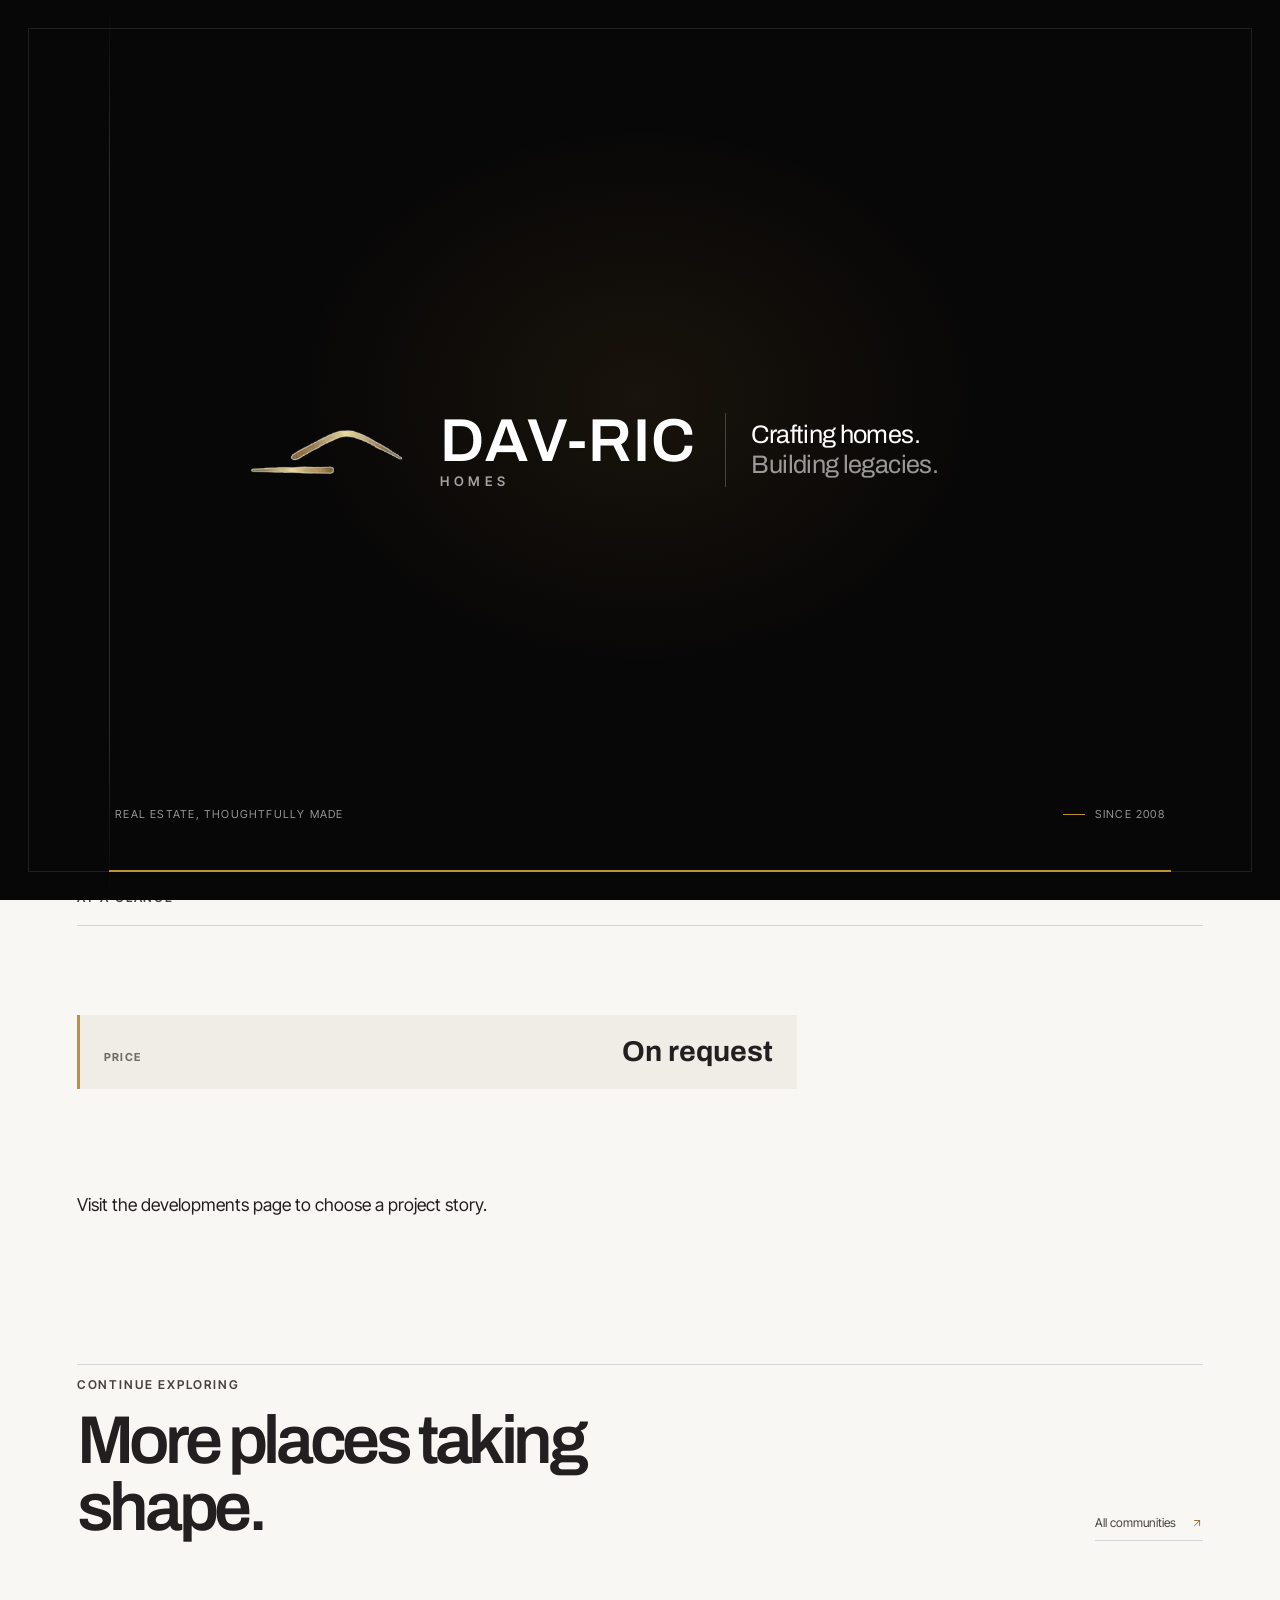
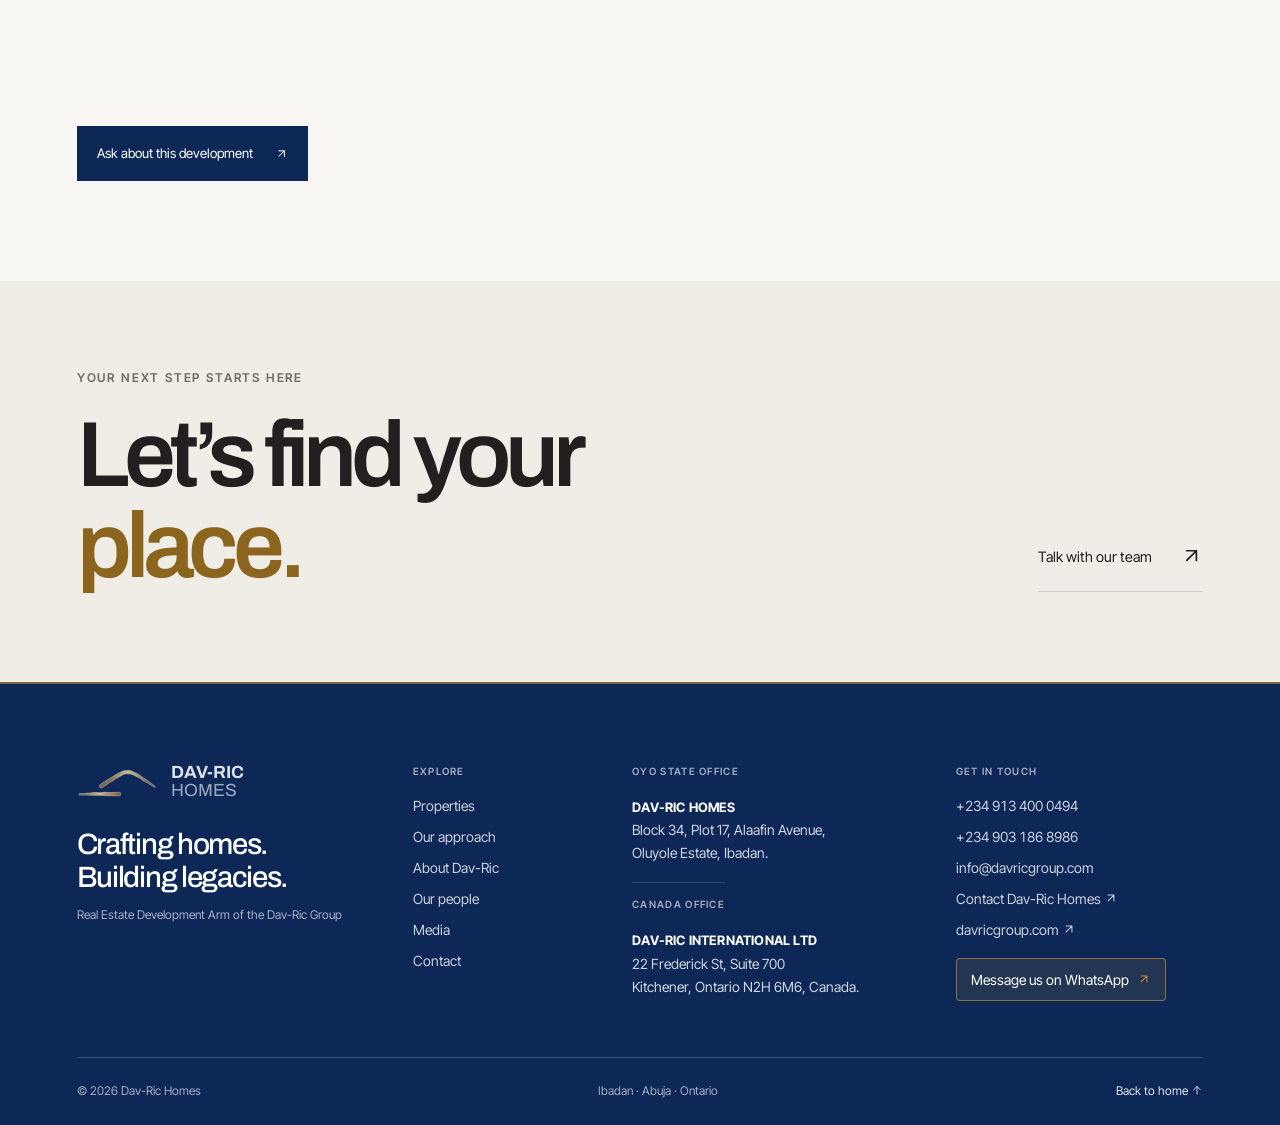
<file: projects/palm-harbour-estate-phase-1.html>
<!doctype html>
<html lang="en">
  <head>
    <meta charset="utf-8" />
    <base href="/" />
    <meta name="viewport" content="width=device-width, initial-scale=1" />
    <meta name="theme-color" content="#f7f6f3" />
    <link rel="icon" type="image/png" sizes="64x64" href="assets/favicon.png?v=homes-logo" />
    <link rel="canonical" href="https://davrichomes.com/projects/palm-harbour-estate-phase-1" />
    <meta name="description" content="Explore Palm Harbour Estate in Alalubosa, Ibadan, with project information, home plans and exterior views." />
    <meta property="og:site_name" content="Dav-Ric Homes" />
    <meta property="og:title" content="Palm Harbour Estate | Alalubosa, Ibadan" />
    <meta property="og:description" content="Explore Palm Harbour Estate in Alalubosa, Ibadan, with project information, home plans and exterior views." />
    <meta property="og:type" content="website" />
    <meta property="og:url" content="https://davrichomes.com/projects/palm-harbour-estate-phase-1" />
    <meta property="og:image" content="https://davrichomes.com/assets/palm-harbour/palm-harbour-exterior-01.jpeg" />
    <meta property="og:image:alt" content="Palm Harbour Estate terrace homes viewed from the street in Alalubosa, Ibadan" />
    <meta name="twitter:card" content="summary_large_image" />
    <meta name="twitter:title" content="Palm Harbour Estate | Alalubosa, Ibadan" />
    <meta name="twitter:description" content="Explore Palm Harbour Estate in Alalubosa, Ibadan, with project information, home plans and exterior views." />
    <meta name="twitter:image" content="https://davrichomes.com/assets/palm-harbour/palm-harbour-exterior-01.jpeg" />
    <meta name="twitter:image:alt" content="Palm Harbour Estate terrace homes viewed from the street in Alalubosa, Ibadan" />
    <script id="project-structured-data" type="application/ld+json">{"@context":"https://schema.org","@type":"WebPage","@id":"https://davrichomes.com/projects/palm-harbour-estate-phase-1#webpage","name":"Palm Harbour Estate | Alalubosa, Ibadan","description":"Explore Palm Harbour Estate in Alalubosa, Ibadan, with project information, home plans and exterior views.","url":"https://davrichomes.com/projects/palm-harbour-estate-phase-1","primaryImageOfPage":{"@type":"ImageObject","url":"https://davrichomes.com/assets/palm-harbour/palm-harbour-exterior-01.jpeg"},"isPartOf":{"@type":"WebSite","name":"Dav-Ric Homes","url":"https://davrichomes.com/"},"publisher":{"@type":"Organization","name":"Dav-Ric Homes","url":"https://davrichomes.com/"},"inLanguage":"en"}</script>
    <title>Palm Harbour Estate | Alalubosa, Ibadan</title>
    <script>
      try {
        const savedTheme = localStorage.getItem("davric-theme");
        document.documentElement.dataset.theme = savedTheme || (window.matchMedia("(prefers-color-scheme: dark)").matches ? "dark" : "light");
      } catch {
        document.documentElement.dataset.theme = window.matchMedia("(prefers-color-scheme: dark)").matches ? "dark" : "light";
      }
    </script>
    <link rel="preconnect" href="https://fonts.googleapis.com" />
    <link rel="preconnect" href="https://fonts.gstatic.com" crossorigin />
    <link href="https://fonts.googleapis.com/css2?family=Archivo:wght@400;500;600;700&family=Inter+Tight:wght@400;500;600;700&display=swap" rel="stylesheet" />
    <link rel="stylesheet" href="styles.css?v=estate-layouts-20261120" />
    <script src="script.js?v=living-waters-listings-20261127" defer></script>
  </head>
  <body>
    <a class="skip-link" href="#main">Skip to content</a>
    <div class="site-intro" data-site-intro aria-hidden="true">
      <div class="site-intro-lockup"><span class="site-intro-mark"><img src="assets/davric-roof-mark.png" alt="" width="164" height="50" /></span><span class="site-intro-name"><strong>DAV-RIC</strong><span>HOMES</span></span><span class="site-intro-tagline">Crafting homes.<br /><em>Building legacies.</em></span></div>
      <span class="site-intro-footer"><span>Real estate, thoughtfully made</span><span><i></i> Since 2008</span></span><span class="site-intro-progress" aria-hidden="true"></span>
    </div>
    <div class="page-transition" data-page-transition aria-hidden="true"><span class="page-transition-mark"><img src="assets/davric-roof-mark.png" alt="" /></span><span class="page-transition-name"><strong>DAV-RIC</strong><span>HOMES</span></span><span class="page-transition-rule"></span></div>
    <span class="page-scroll-meter" data-scroll-meter aria-hidden="true"></span>

    <header class="site-header" id="top">
      <div class="header-inner shell">
        <a class="brand" href="/" aria-label="Dav-Ric Homes, home"><img src="assets/davric-roof-mark.png" alt="Dav-Ric Homes roofline logo" width="84" height="30" /><span class="brand-name"><strong>DAV-RIC</strong><span>HOMES</span></span></a>
        <nav class="desktop-nav" aria-label="Main navigation"><details class="desktop-nav-dropdown">
  <summary>Communities</summary>
  <div class="desktop-nav-dropdown-menu">
    <a href="/communities">Browse all communities</a>
    <a href="/projects/pebblebrooks-estate">Pebblebrooks Estate</a>
    <a href="/projects/living-waters-estate">Living Waters Estate</a>
    <a href="/projects/palm-harbour-estate-phase-1">Palm Harbour Estate</a>
    <a href="/projects/guzape-abuja">Guzape Main Project</a>
  </div>
</details><a href="/about#top">About Dav-Ric</a><a href="/media">Media</a><a href="/contact">Contact</a><a class="nav-cta nav-expert-cta" href="/contact"><span>Speak to an expert</span><span aria-hidden="true"><svg class="ui-arrow ui-arrow--up-right" viewBox="0 0 24 24" focusable="false"><path d="M7 17 17 7M7 7h10v10" /></svg></span></a></nav>
        <div class="header-actions">
          <button class="theme-toggle" type="button" aria-label="Use dark color theme" aria-pressed="false" title="Switch color theme"><span class="theme-symbol" aria-hidden="true">◐</span><span class="sr-only">Theme</span></button>
          <button class="menu-toggle" type="button" aria-expanded="false" aria-controls="primary-nav"><span class="sr-only">Open navigation</span><span></span><span></span></button>
        </div>
      </div>
    </header>

    <nav class="primary-nav" id="primary-nav" aria-label="Main navigation" aria-hidden="true" inert>
      <div class="primary-nav-inner">
        <div class="menu-intro"><p class="menu-kicker"><span></span> Discover Dav-Ric</p><p class="menu-statement">Thoughtful places.<br /><em>Lasting possibility.</em></p><p class="menu-location">Ibadan <span>·</span> Abuja <span>·</span> Ontario</p></div>
        <div class="menu-links"><a href="/communities"><span class="menu-link-index">01</span><span>Communities</span><span class="menu-link-arrow" aria-hidden="true"><svg class="ui-arrow ui-arrow--up-right" viewBox="0 0 24 24" focusable="false"><path d="M7 17 17 7M7 7h10v10" /></svg></span></a><a href="/about#approach"><span class="menu-link-index">02</span><span>Our approach</span><span class="menu-link-arrow" aria-hidden="true"><svg class="ui-arrow ui-arrow--up-right" viewBox="0 0 24 24" focusable="false"><path d="M7 17 17 7M7 7h10v10" /></svg></span></a><a href="/about#top"><span class="menu-link-index">03</span><span>About Dav-Ric</span><span class="menu-link-arrow" aria-hidden="true"><svg class="ui-arrow ui-arrow--up-right" viewBox="0 0 24 24" focusable="false"><path d="M7 17 17 7M7 7h10v10" /></svg></span></a><a href="/media"><span class="menu-link-index">04</span><span>Media</span><span class="menu-link-arrow" aria-hidden="true"><svg class="ui-arrow ui-arrow--up-right" viewBox="0 0 24 24" focusable="false"><path d="M7 17 17 7M7 7h10v10" /></svg></span></a><a class="nav-cta" href="/contact"><span>Speak to an expert</span><span aria-hidden="true"><svg class="ui-arrow ui-arrow--up-right" viewBox="0 0 24 24" focusable="false"><path d="M7 17 17 7M7 7h10v10" /></svg></span></a></div>
        <div class="menu-footer"><span>Real estate, thoughtfully made</span><span><a href="tel:+2349134000494">+234 913 400 0494</a><i></i><a href="tel:+2349031868986">+234 903 186 8986</a><i></i><a href="mailto:info@davricgroup.com">info@davricgroup.com</a></span></div>
      </div>
    </nav>

    <main id="main" class="project-story-page" data-project-story>
      <section class="project-story-hero" aria-labelledby="story-title">
        <div class="project-story-heading">
          <p class="story-meta" data-story-meta>04 / 05 · Residential · Ibadan</p>
          <h1 id="story-title" data-story-title>Palm Harbour Estate</h1>
          <p class="project-story-deck" data-story-deck>A fresh look at Palm Harbour Estate, a residential community in Alalubosa, Ibadan.</p>
          <a class="story-back-link" href="/communities"><span aria-hidden="true"><svg class="ui-arrow ui-arrow--left" viewBox="0 0 24 24" focusable="false"><path d="M20 12H5m6.5 6.5L5 12l6.5-6.5" /></svg></span> All communities</a>
        </div>
        <div class="project-story-media">
          <div class="project-story-visual" data-story-visual><img data-story-image src="assets/palm-harbour/palm-harbour-exterior-01.jpeg" alt="Palm Harbour Estate terrace homes viewed from the street in Alalubosa, Ibadan" /></div>
          <p class="project-story-visual-note" data-story-visual-note>Architectural visualisations · illustrative</p>
        </div>
      </section>

      <section class="project-story-details shell" aria-label="Project details">
        <div class="story-facts-block">
          <p class="eyebrow eyebrow-dark">At a glance</p>
          <dl class="story-facts" data-story-facts></dl>
        </div>
        <div class="story-price" data-story-price-box>
          <span data-story-price-label>Price</span>
          <strong data-story-price>On request</strong>
        </div>
      </section>

      <section class="story-key-features shell" data-story-key-features aria-labelledby="story-key-features-title" hidden></section>

      <article class="project-story-body shell" data-story-body aria-label="Project story">
        <p>Palm Harbour Estate is a residential development in Alalubosa, Ibadan. The published project information covers five existing terrace homes and a new phase of five G+2 homes.</p>
      </article>

      <dialog class="property-lightbox" data-property-lightbox aria-label="Project image viewer">
        <button class="property-lightbox-close" type="button" data-gallery-close aria-label="Close photo viewer">×</button>
        <div class="property-lightbox-frame">
          <button class="property-lightbox-nav property-lightbox-previous" type="button" data-gallery-previous aria-label="Previous photo"><svg class="ui-arrow ui-arrow--left" viewBox="0 0 24 24" focusable="false"><path d="M20 12H5m6.5 6.5L5 12l6.5-6.5" /></svg></button>
          <img data-gallery-image alt="" />
          <button class="property-lightbox-nav property-lightbox-next" type="button" data-gallery-next aria-label="Next photo"><svg class="ui-arrow ui-arrow--right" viewBox="0 0 24 24" focusable="false"><path d="M4 12h15m-6.5-6.5L19 12l-6.5 6.5" /></svg></button>
        </div>
        <div class="property-lightbox-caption"><span data-gallery-counter>01 / 04</span><strong data-gallery-caption></strong></div>
      </dialog>

      <section class="story-related shell" aria-labelledby="story-related-title">
        <div class="story-related-heading">
          <div><p class="eyebrow eyebrow-dark">Continue exploring</p><h2 id="story-related-title">More places taking shape.</h2></div>
          <a class="story-related-all" href="/communities">All communities <span aria-hidden="true"><svg class="ui-arrow ui-arrow--up-right" viewBox="0 0 24 24" focusable="false"><path d="M7 17 17 7M7 7h10v10" /></svg></span></a>
        </div>
        <div class="story-related-grid" data-story-related></div>
      </section>

      <div class="shell story-enquiry-wrap"><a class="story-enquiry" data-story-enquiry href="/contact">Ask about this development <span aria-hidden="true"><svg class="ui-arrow ui-arrow--up-right" viewBox="0 0 24 24" focusable="false"><path d="M7 17 17 7M7 7h10v10" /></svg></span></a></div>
      <section class="contact-callout section-red" aria-labelledby="contact-title"><div class="shell contact-callout-inner"><div><p class="eyebrow eyebrow-light">Your next step starts here</p><h2 id="contact-title">Let’s find your <em>place.</em></h2></div><a class="contact-callout-link" href="/contact">Talk with our team <span aria-hidden="true"><svg class="ui-arrow ui-arrow--up-right" viewBox="0 0 24 24" focusable="false"><path d="M7 17 17 7M7 7h10v10" /></svg></span></a></div></section>
    </main>

    <footer class="site-footer section-dark">
      <div class="shell footer-main">
        <div class="footer-brand-block"><a class="brand brand-footer" href="/#top" aria-label="Dav-Ric Homes, home"><img src="assets/davric-roof-mark.png" alt="Dav-Ric Homes roofline logo" width="84" height="30" loading="lazy" /><span class="brand-name"><strong>DAV-RIC</strong><span>HOMES</span></span></a><p>Crafting homes.<br />Building legacies.</p><span class="footer-group-note">Real Estate Development Arm of the Dav-Ric Group</span></div>
        <div class="footer-column"><p class="footer-heading">Explore</p><a href="/communities">Properties</a><a href="/about#approach">Our approach</a><a href="/about#top">About Dav-Ric</a><a href="/about#people">Our people</a><a href="/media">Media</a><a href="/contact">Contact</a></div>
        <div class="footer-column footer-address"><p class="footer-heading">Oyo State office</p><p><strong>DAV-RIC HOMES</strong><br />Block 34, Plot 17, Alaafin Avenue,<br />Oluyole Estate, Ibadan.</p><p class="footer-heading footer-heading-spaced">Canada office</p><p><strong>DAV-RIC INTERNATIONAL LTD</strong><br />22 Frederick St, Suite 700<br />Kitchener, Ontario N2H 6M6, Canada.</p></div>
        <div class="footer-column footer-reach">
          <p class="footer-heading">Get in touch</p>
          <a href="tel:+2349134000494">+234 913 400 0494</a>
          <a href="tel:+2349031868986">+234 903 186 8986</a>
          <a href="mailto:info@davricgroup.com">info@davricgroup.com</a>
          <a href="/contact">Contact Dav-Ric Homes <span aria-hidden="true"><svg class="ui-arrow ui-arrow--up-right" viewBox="0 0 24 24" focusable="false"><path d="M7 17 17 7M7 7h10v10" /></svg></span></a>
          <a href="https://www.davricgroup.com/" target="_blank" rel="noopener noreferrer">davricgroup.com <span aria-hidden="true"><svg class="ui-arrow ui-arrow--up-right" viewBox="0 0 24 24" focusable="false"><path d="M7 17 17 7M7 7h10v10" /></svg></span></a>
          <a class="footer-whatsapp" href="https://wa.me/2349134000494" target="_blank" rel="noopener noreferrer">Message us on WhatsApp <span aria-hidden="true"><svg class="ui-arrow ui-arrow--up-right" viewBox="0 0 24 24" focusable="false"><path d="M7 17 17 7M7 7h10v10" /></svg></span></a>
        </div>
      </div>
      <div class="shell footer-bottom"><span>© <span id="current-year">2026</span> Dav-Ric Homes</span><span>Ibadan · Abuja · Ontario</span><a href="/#top">Back to home <svg class="ui-arrow ui-arrow--up" viewBox="0 0 24 24" focusable="false"><path d="M12 20V5m-6.5 6.5L12 5l6.5 6.5" /></svg></a></div>
    </footer>
  </body>
</html>
</file>
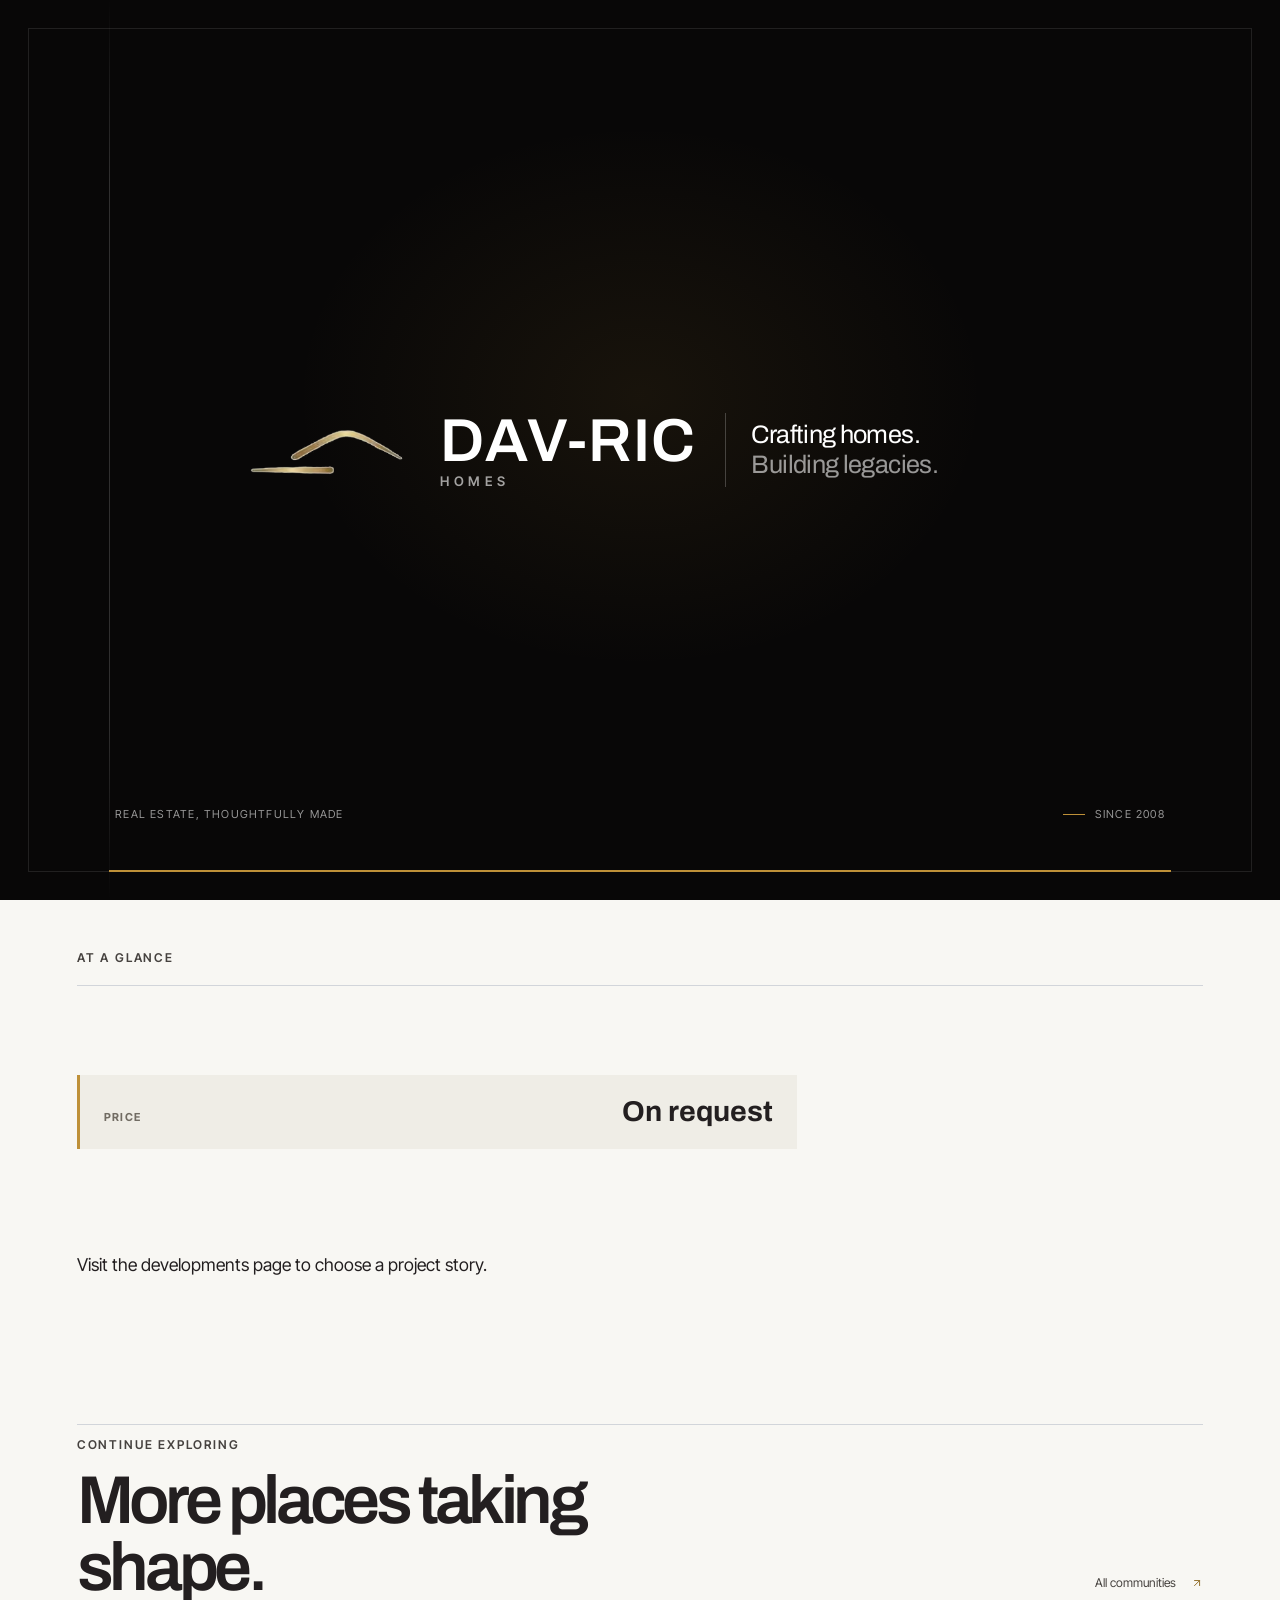
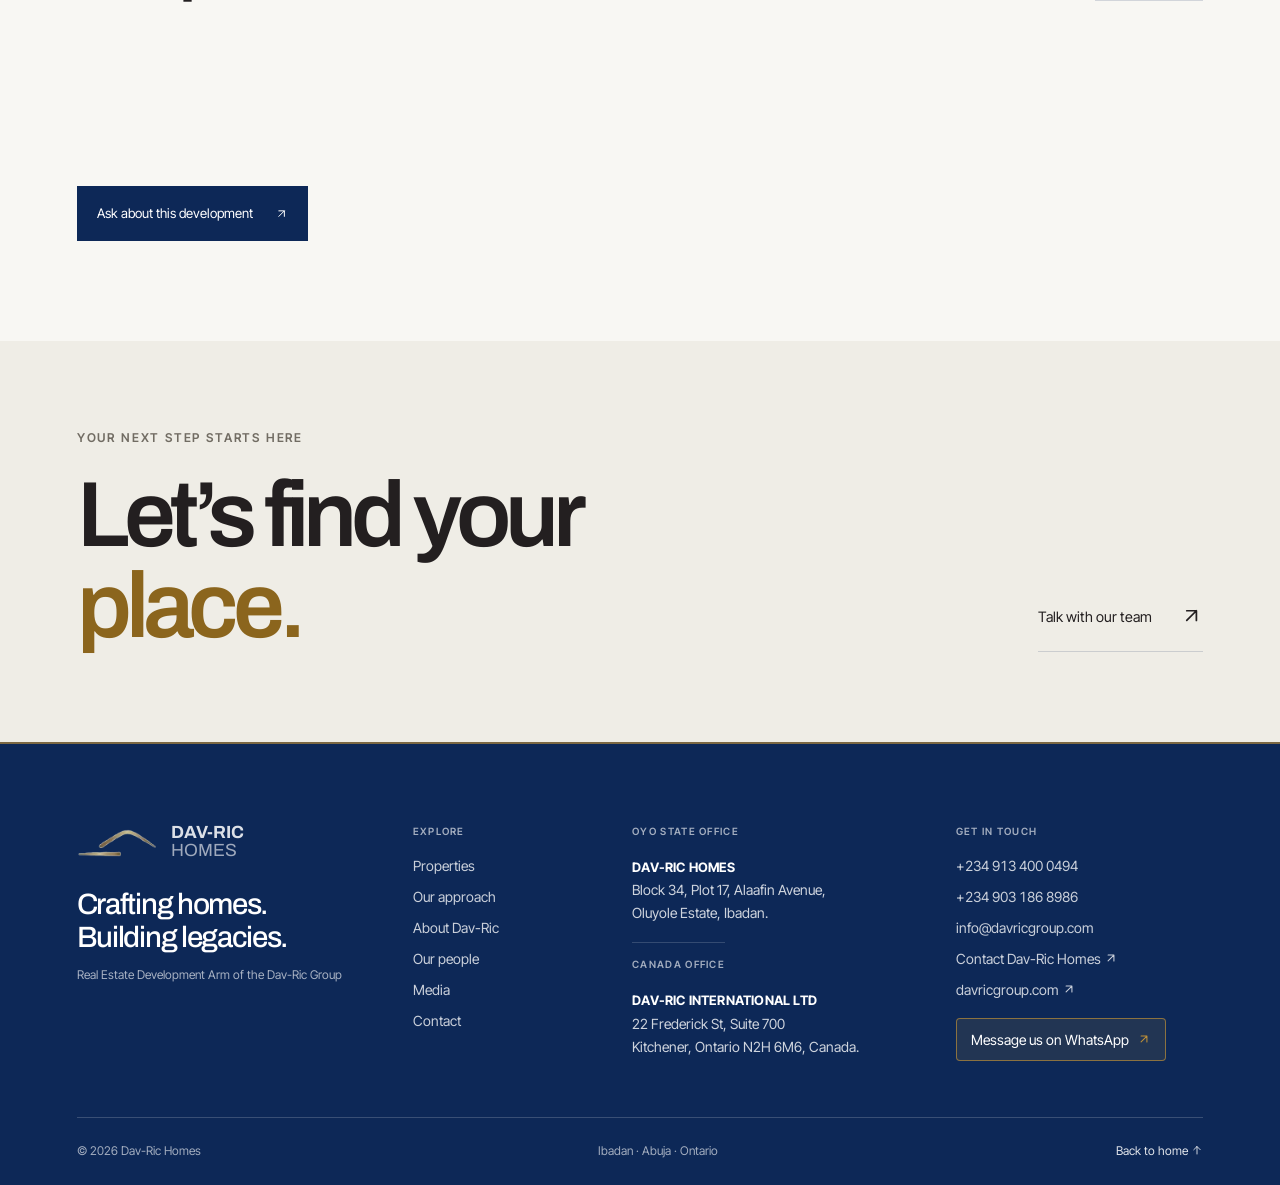
<file: projects/pebblebrooks-estate.html>
<!doctype html>
<html lang="en">
  <head>
    <meta charset="utf-8" />
    <base href="/" />
    <meta name="viewport" content="width=device-width, initial-scale=1" />
    <meta name="theme-color" content="#f7f6f3" />
    <link rel="icon" type="image/png" sizes="64x64" href="assets/favicon.png?v=homes-logo" />
    <link rel="canonical" href="https://davrichomes.com/projects/pebblebrooks-estate" />
    <meta name="description" content="Explore 13 gated homes in Jericho, Ibadan, with a central gas system, estate security and a location close to the Police Commissioner’s Residence." />
    <meta property="og:site_name" content="Dav-Ric Homes" />
    <meta property="og:title" content="Pebblebrooks Estate | Jericho, Ibadan | Dav-Ric Homes" />
    <meta property="og:description" content="Explore 13 gated homes in Jericho, Ibadan, with a central gas system, estate security and a location close to the Police Commissioner’s Residence." />
    <meta property="og:type" content="website" />
    <meta property="og:url" content="https://davrichomes.com/projects/pebblebrooks-estate" />
    <meta property="og:image" content="https://davrichomes.com/assets/pebblebrooks/gallery/pebblebrooks-home-05.webp" />
    <meta property="og:image:alt" content="Aerial architectural visualisation of Pebblebrooks Estate and its 13 homes" />
    <meta name="twitter:card" content="summary_large_image" />
    <meta name="twitter:title" content="Pebblebrooks Estate | Jericho, Ibadan | Dav-Ric Homes" />
    <meta name="twitter:description" content="Explore 13 gated homes in Jericho, Ibadan, with a central gas system, estate security and a location close to the Police Commissioner’s Residence." />
    <meta name="twitter:image" content="https://davrichomes.com/assets/pebblebrooks/gallery/pebblebrooks-home-05.webp" />
    <meta name="twitter:image:alt" content="Aerial architectural visualisation of Pebblebrooks Estate and its 13 homes" />
    <script id="project-structured-data" type="application/ld+json">{"@context":"https://schema.org","@type":"WebPage","@id":"https://davrichomes.com/projects/pebblebrooks-estate#webpage","name":"Pebblebrooks Estate | Jericho, Ibadan | Dav-Ric Homes","description":"Explore 13 gated homes in Jericho, Ibadan, with a central gas system, estate security and a location close to the Police Commissioner’s Residence.","url":"https://davrichomes.com/projects/pebblebrooks-estate","primaryImageOfPage":{"@type":"ImageObject","url":"https://davrichomes.com/assets/pebblebrooks/gallery/pebblebrooks-home-05.webp"},"isPartOf":{"@type":"WebSite","name":"Dav-Ric Homes","url":"https://davrichomes.com/"},"publisher":{"@type":"Organization","name":"Dav-Ric Homes","url":"https://davrichomes.com/"},"inLanguage":"en"}</script>
    <title>Pebblebrooks Estate | Jericho, Ibadan | Dav-Ric Homes</title>
    <script>
      try {
        const savedTheme = localStorage.getItem("davric-theme");
        document.documentElement.dataset.theme = savedTheme || (window.matchMedia("(prefers-color-scheme: dark)").matches ? "dark" : "light");
      } catch {
        document.documentElement.dataset.theme = window.matchMedia("(prefers-color-scheme: dark)").matches ? "dark" : "light";
      }
    </script>
    <link rel="preconnect" href="https://fonts.googleapis.com" />
    <link rel="preconnect" href="https://fonts.gstatic.com" crossorigin />
    <link href="https://fonts.googleapis.com/css2?family=Archivo:wght@400;500;600;700&family=Inter+Tight:wght@400;500;600;700&display=swap" rel="stylesheet" />
    <link rel="stylesheet" href="styles.css?v=pebblebrooks-gallery-space-20261127" />
    <script src="script.js?v=living-waters-listings-20261127" defer></script>
  </head>
  <body>
    <a class="skip-link" href="#main">Skip to content</a>
    <div class="site-intro" data-site-intro aria-hidden="true">
      <div class="site-intro-lockup"><span class="site-intro-mark"><img src="assets/davric-roof-mark.png" alt="" width="164" height="50" /></span><span class="site-intro-name"><strong>DAV-RIC</strong><span>HOMES</span></span><span class="site-intro-tagline">Crafting homes.<br /><em>Building legacies.</em></span></div>
      <span class="site-intro-footer"><span>Real estate, thoughtfully made</span><span><i></i> Since 2008</span></span><span class="site-intro-progress" aria-hidden="true"></span>
    </div>
    <div class="page-transition" data-page-transition aria-hidden="true"><span class="page-transition-mark"><img src="assets/davric-roof-mark.png" alt="" /></span><span class="page-transition-name"><strong>DAV-RIC</strong><span>HOMES</span></span><span class="page-transition-rule"></span></div>
    <span class="page-scroll-meter" data-scroll-meter aria-hidden="true"></span>

    <header class="site-header" id="top">
      <div class="header-inner shell">
        <a class="brand" href="/" aria-label="Dav-Ric Homes, home"><img src="assets/davric-roof-mark.png" alt="Dav-Ric Homes roofline logo" width="84" height="30" /><span class="brand-name"><strong>DAV-RIC</strong><span>HOMES</span></span></a>
        <nav class="desktop-nav" aria-label="Main navigation"><details class="desktop-nav-dropdown">
  <summary>Communities</summary>
  <div class="desktop-nav-dropdown-menu">
    <a href="/communities">Browse all communities</a>
    <a href="/projects/pebblebrooks-estate">Pebblebrooks Estate</a>
    <a href="/projects/living-waters-estate">Living Waters Estate</a>
    <a href="/projects/palm-harbour-estate-phase-1">Palm Harbour Estate</a>
    <a href="/projects/guzape-abuja">Guzape Main Project</a>
  </div>
</details><a href="/about#top">About Dav-Ric</a><a href="/media">Media</a><a href="/contact">Contact</a><a class="nav-cta nav-expert-cta" href="/contact"><span>Speak to an expert</span><span aria-hidden="true"><svg class="ui-arrow ui-arrow--up-right" viewBox="0 0 24 24" focusable="false"><path d="M7 17 17 7M7 7h10v10" /></svg></span></a></nav>
        <div class="header-actions">
          <button class="theme-toggle" type="button" aria-label="Use dark color theme" aria-pressed="false" title="Switch color theme"><span class="theme-symbol" aria-hidden="true">◐</span><span class="sr-only">Theme</span></button>
          <button class="menu-toggle" type="button" aria-expanded="false" aria-controls="primary-nav"><span class="sr-only">Open navigation</span><span></span><span></span></button>
        </div>
      </div>
    </header>

    <nav class="primary-nav" id="primary-nav" aria-label="Main navigation" aria-hidden="true" inert>
      <div class="primary-nav-inner">
        <div class="menu-intro"><p class="menu-kicker"><span></span> Discover Dav-Ric</p><p class="menu-statement">Thoughtful places.<br /><em>Lasting possibility.</em></p><p class="menu-location">Ibadan <span>·</span> Abuja <span>·</span> Ontario</p></div>
        <div class="menu-links"><a href="/communities"><span class="menu-link-index">01</span><span>Communities</span><span class="menu-link-arrow" aria-hidden="true"><svg class="ui-arrow ui-arrow--up-right" viewBox="0 0 24 24" focusable="false"><path d="M7 17 17 7M7 7h10v10" /></svg></span></a><a href="/about#approach"><span class="menu-link-index">02</span><span>Our approach</span><span class="menu-link-arrow" aria-hidden="true"><svg class="ui-arrow ui-arrow--up-right" viewBox="0 0 24 24" focusable="false"><path d="M7 17 17 7M7 7h10v10" /></svg></span></a><a href="/about#top"><span class="menu-link-index">03</span><span>About Dav-Ric</span><span class="menu-link-arrow" aria-hidden="true"><svg class="ui-arrow ui-arrow--up-right" viewBox="0 0 24 24" focusable="false"><path d="M7 17 17 7M7 7h10v10" /></svg></span></a><a href="/media"><span class="menu-link-index">04</span><span>Media</span><span class="menu-link-arrow" aria-hidden="true"><svg class="ui-arrow ui-arrow--up-right" viewBox="0 0 24 24" focusable="false"><path d="M7 17 17 7M7 7h10v10" /></svg></span></a><a class="nav-cta" href="/contact"><span>Speak to an expert</span><span aria-hidden="true"><svg class="ui-arrow ui-arrow--up-right" viewBox="0 0 24 24" focusable="false"><path d="M7 17 17 7M7 7h10v10" /></svg></span></a></div>
        <div class="menu-footer"><span>Real estate, thoughtfully made</span><span><a href="tel:+2349134000494">+234 913 400 0494</a><i></i><a href="tel:+2349031868986">+234 903 186 8986</a><i></i><a href="mailto:info@davricgroup.com">info@davricgroup.com</a></span></div>
      </div>
    </nav>

    <main id="main" class="project-story-page" data-project-story>
      <section class="project-story-hero project-story-hero--pebblebrooks" aria-labelledby="story-title">
        <div class="project-story-heading pebblebrooks-poster-brand">
          <p class="pebblebrooks-poster-eyebrow"><span></span> Luxury residences</p>
          <h1 id="story-title" data-story-title><span>Pebble</span><span>Brooks</span></h1>
          <p class="pebblebrooks-poster-place">Jericho</p>
          <p class="project-story-deck" data-story-deck>Luxury · Serene · Elegant · Modern</p>
          <a class="story-back-link" href="/communities"><span aria-hidden="true"><svg class="ui-arrow ui-arrow--left" viewBox="0 0 24 24" focusable="false"><path d="M20 12H5m6.5 6.5L5 12l6.5-6.5" /></svg></span> All communities</a>
        </div>
        <div class="project-story-media pebblebrooks-poster-visual">
          <div class="project-story-visual" data-story-visual><img data-story-image src="assets/pebblebrooks/gallery/pebblebrooks-home-05.webp" alt="Aerial architectural visualisation of Pebblebrooks Estate and its 13 homes" /></div>
          <p class="pebblebrooks-image-stamp">13 homes <span>·</span> gated estate</p>
          <p class="project-story-visual-note" data-story-visual-note hidden>Architectural visualisation · design visualisation</p>
        </div>
        <div class="pebblebrooks-poster-residences">
          <div class="pebblebrooks-poster-heading"><p class="eyebrow eyebrow-dark">The residences</p><h2>Find your <em>way home.</em></h2><span>02 collections · 13 homes</span></div>
          <div class="pebblebrooks-residence-list">
            <a class="pebblebrooks-residence-card" href="/projects/pebblebrooks-terrace-home" aria-label="Explore the terrace homes at Pebblebrooks Estate">
              <span class="pebblebrooks-residence-count"><strong>07</strong><small>units</small></span>
              <img src="assets/pebblebrooks/gallery/pebblebrooks-terrace-exterior.webp" alt="Terrace homes at Pebblebrooks Estate, Jericho, Ibadan" />
              <span class="pebblebrooks-residence-copy"><small>4-bedroom residence</small><strong>Terrace home</strong><span>Three levels · private balconies</span></span>
              <span class="pebblebrooks-residence-arrow" aria-hidden="true">↗</span>
            </a>
            <a class="pebblebrooks-residence-card" href="/projects/pebblebrooks-semi-detached-building" aria-label="Explore the semi-detached homes at Pebblebrooks Estate">
              <span class="pebblebrooks-residence-count"><strong>06</strong><small>units</small></span>
              <img src="assets/pebblebrooks/gallery/pebblebrooks-semi-detached-exterior.webp" alt="Semi-detached homes at Pebblebrooks Estate, Jericho, Ibadan" />
              <span class="pebblebrooks-residence-copy"><small>4-bedroom residence</small><strong>Semi-detached</strong><span>With a separate 1-bedroom basement</span></span>
              <span class="pebblebrooks-residence-arrow" aria-hidden="true">↗</span>
            </a>
          </div>
          <div class="pebblebrooks-poster-amenities"><span>Central gas</span><span>Pool</span><span>Badminton court</span><span>24/7 security</span></div>
        </div>
      </section>

      <section class="pebblebrooks-listings-anchor" data-pebblebrooks-listings aria-label="Pebblebrooks Estate home listings"></section>

      <section class="project-story-details shell" aria-label="Project details">
        <div class="story-facts-block">
          <p class="eyebrow eyebrow-dark">At a glance</p>
          <dl class="story-facts" data-story-facts></dl>
        </div>
        <div class="story-price" data-story-price-box>
          <span data-story-price-label>Price</span>
          <strong data-story-price>On request</strong>
        </div>
      </section>

      <section class="story-key-features shell" data-story-key-features aria-labelledby="story-key-features-title" hidden></section>

      <article class="project-story-body shell" data-story-body aria-label="Project story">
        <p>Pebblebrooks Estate is planned as a 13-home gated community in Jericho, Ibadan. The central gas system, estate security and proximity to the Police Commissioner’s Residence are key features.</p>
      </article>

      <dialog class="property-lightbox" data-property-lightbox aria-label="Project image viewer">
        <button class="property-lightbox-close" type="button" data-gallery-close aria-label="Close photo viewer">×</button>
        <div class="property-lightbox-frame">
          <button class="property-lightbox-nav property-lightbox-previous" type="button" data-gallery-previous aria-label="Previous photo"><svg class="ui-arrow ui-arrow--left" viewBox="0 0 24 24" focusable="false"><path d="M20 12H5m6.5 6.5L5 12l6.5-6.5" /></svg></button>
          <img data-gallery-image alt="" />
          <button class="property-lightbox-nav property-lightbox-next" type="button" data-gallery-next aria-label="Next photo"><svg class="ui-arrow ui-arrow--right" viewBox="0 0 24 24" focusable="false"><path d="M4 12h15m-6.5-6.5L19 12l-6.5 6.5" /></svg></button>
        </div>
        <div class="property-lightbox-caption"><span data-gallery-counter>01 / 04</span><strong data-gallery-caption></strong></div>
      </dialog>

      <section class="story-related shell" aria-labelledby="story-related-title">
        <div class="story-related-heading">
          <div><p class="eyebrow eyebrow-dark">Continue exploring</p><h2 id="story-related-title">More places taking shape.</h2></div>
          <a class="story-related-all" href="/communities">All communities <span aria-hidden="true"><svg class="ui-arrow ui-arrow--up-right" viewBox="0 0 24 24" focusable="false"><path d="M7 17 17 7M7 7h10v10" /></svg></span></a>
        </div>
        <div class="story-related-grid" data-story-related></div>
      </section>

      <div class="shell story-enquiry-wrap"><a class="story-enquiry" data-story-enquiry href="/contact">Ask about this development <span aria-hidden="true"><svg class="ui-arrow ui-arrow--up-right" viewBox="0 0 24 24" focusable="false"><path d="M7 17 17 7M7 7h10v10" /></svg></span></a></div>
      <section class="contact-callout section-red" aria-labelledby="contact-title"><div class="shell contact-callout-inner"><div><p class="eyebrow eyebrow-light">Your next step starts here</p><h2 id="contact-title">Let’s find your <em>place.</em></h2></div><a class="contact-callout-link" href="/contact">Talk with our team <span aria-hidden="true"><svg class="ui-arrow ui-arrow--up-right" viewBox="0 0 24 24" focusable="false"><path d="M7 17 17 7M7 7h10v10" /></svg></span></a></div></section>
    </main>

    <footer class="site-footer section-dark">
      <div class="shell footer-main">
        <div class="footer-brand-block"><a class="brand brand-footer" href="/#top" aria-label="Dav-Ric Homes, home"><img src="assets/davric-roof-mark.png" alt="Dav-Ric Homes roofline logo" width="84" height="30" loading="lazy" /><span class="brand-name"><strong>DAV-RIC</strong><span>HOMES</span></span></a><p>Crafting homes.<br />Building legacies.</p><span class="footer-group-note">Real Estate Development Arm of the Dav-Ric Group</span></div>
        <div class="footer-column"><p class="footer-heading">Explore</p><a href="/communities">Properties</a><a href="/about#approach">Our approach</a><a href="/about#top">About Dav-Ric</a><a href="/about#people">Our people</a><a href="/media">Media</a><a href="/contact">Contact</a></div>
        <div class="footer-column footer-address"><p class="footer-heading">Oyo State office</p><p><strong>DAV-RIC HOMES</strong><br />Block 34, Plot 17, Alaafin Avenue,<br />Oluyole Estate, Ibadan.</p><p class="footer-heading footer-heading-spaced">Canada office</p><p><strong>DAV-RIC INTERNATIONAL LTD</strong><br />22 Frederick St, Suite 700<br />Kitchener, Ontario N2H 6M6, Canada.</p></div>
        <div class="footer-column footer-reach">
          <p class="footer-heading">Get in touch</p>
          <a href="tel:+2349134000494">+234 913 400 0494</a>
          <a href="tel:+2349031868986">+234 903 186 8986</a>
          <a href="mailto:info@davricgroup.com">info@davricgroup.com</a>
          <a href="/contact">Contact Dav-Ric Homes <span aria-hidden="true"><svg class="ui-arrow ui-arrow--up-right" viewBox="0 0 24 24" focusable="false"><path d="M7 17 17 7M7 7h10v10" /></svg></span></a>
          <a href="https://www.davricgroup.com/" target="_blank" rel="noopener noreferrer">davricgroup.com <span aria-hidden="true"><svg class="ui-arrow ui-arrow--up-right" viewBox="0 0 24 24" focusable="false"><path d="M7 17 17 7M7 7h10v10" /></svg></span></a>
          <a class="footer-whatsapp" href="https://wa.me/2349134000494" target="_blank" rel="noopener noreferrer">Message us on WhatsApp <span aria-hidden="true"><svg class="ui-arrow ui-arrow--up-right" viewBox="0 0 24 24" focusable="false"><path d="M7 17 17 7M7 7h10v10" /></svg></span></a>
        </div>
      </div>
      <div class="shell footer-bottom"><span>© <span id="current-year">2026</span> Dav-Ric Homes</span><span>Ibadan · Abuja · Ontario</span><a href="/#top">Back to home <svg class="ui-arrow ui-arrow--up" viewBox="0 0 24 24" focusable="false"><path d="M12 20V5m-6.5 6.5L12 5l6.5 6.5" /></svg></a></div>
    </footer>
  </body>
</html>
</file>
<file: styles.css>
:root {
  color-scheme: light;
  --blue: #0d2857;
  --gold: #be9038;
  --gold-ink: #8b651d;
  --black: #231f20;
  --dark: var(--blue);
  --charcoal: #46423f;
  --grey: #b6b0a5;
  --paper: #f8f7f3;
  --mist: #efede6;
  --white: #ffffff;
  --surface: #ffffff;
  --header-surface: rgb(248 247 243 / 86%);
  --line-color: rgb(13 40 87 / 16%);
  --muted: #716c63;
  --subtle: #6e6962;
  --faint: #817b72;
  --placeholder: #8e8981;
  --field: #bdb8ae;
  --outline: #c5c0b6;
  --display: "Archivo", Arial, sans-serif;
  --body: "Inter Tight", Arial, sans-serif;
  --shell: min(1320px, calc(100% - 12vw));
  --ease: cubic-bezier(0.2, 0.72, 0.2, 1);
}

*,
*::before,
*::after {
  box-sizing: border-box;
}

html {
  scroll-behavior: smooth;
  scroll-padding-top: 92px;
}

body {
  margin: 0;
  background: var(--paper);
  color: var(--black);
  font-family: var(--body);
  font-size: 17.64px;
  line-height: 1.55;
  -webkit-font-smoothing: antialiased;
}

body.menu-open {
  overflow: hidden;
}

img {
  display: block;
  max-width: 100%;
}

a {
  color: inherit;
  text-decoration: none;
}

button,
input,
select,
textarea {
  font: inherit;
}

button,
a,
input,
select,
textarea {
  -webkit-tap-highlight-color: transparent;
}

button:focus-visible,
a:focus-visible,
input:focus-visible,
select:focus-visible,
textarea:focus-visible {
  outline: 2px solid var(--gold);
  outline-offset: 4px;
}

::selection {
  color: var(--blue);
  background: var(--gold);
}

.shell {
  width: var(--shell);
  margin-inline: auto;
}

.sr-only,
.skip-link:not(:focus) {
  position: absolute;
  width: 1px;
  height: 1px;
  padding: 0;
  margin: -1px;
  overflow: hidden;
  clip: rect(0, 0, 0, 0);
  white-space: nowrap;
  border: 0;
}

.skip-link:focus {
  position: fixed;
  z-index: 100;
  top: 12px;
  left: 12px;
  padding: 12px 16px;
  color: var(--white);
  background: var(--black);
}

.section-paper {
  background: var(--paper);
}

.section-mist {
  background: var(--mist);
}

.section-ink,
.section-dark {
  color: var(--white);
  background: var(--dark);
}

.section-red {
  color: var(--white);
  background: var(--blue);
}

.eyebrow {
  display: flex;
  align-items: center;
  gap: 12px;
  margin: 0 0 24px;
  font-family: var(--body);
  font-size: 12.13px;
  font-weight: 600;
  letter-spacing: 0.15em;
  line-height: 1.35;
  text-transform: uppercase;
}

.eyebrow-dark {
  color: var(--charcoal);
}

.eyebrow-light {
  color: rgb(255 255 255 / 76%);
}

.eyebrow-line {
  width: 34px;
  height: 1px;
  background: var(--gold);
}

h1,
h2,
h3,
p {
  margin-top: 0;
}

h1,
h2,
h3 {
  font-family: var(--display);
  font-weight: 600;
}

h1,
h2 {
  letter-spacing: -0.065em;
}

h1 em,
h2 em {
  font-style: normal;
  color: var(--gold);
}

h2 span {
  color: var(--gold);
}

.site-header {
  position: sticky;
  top: 0;
  z-index: 50;
  height: 88px;
  background: var(--header-surface);
  border-bottom: 1px solid rgb(13 40 87 / 12%);
  -webkit-backdrop-filter: blur(16px) saturate(125%);
  backdrop-filter: blur(16px) saturate(125%);
}

.site-header .brand-name strong,
.site-header .brand-name > span,
.site-header .desktop-nav > a:not(.nav-cta) {
  color: var(--blue);
}

.site-header .theme-toggle,
.site-header .menu-toggle {
  border-color: rgb(13 40 87 / 28%);
  color: var(--blue);
  background: rgb(13 40 87 / 5%);
}

.header-inner {
  display: flex;
  height: 100%;
  align-items: center;
  justify-content: space-between;
}

.brand {
  display: inline-flex;
  flex: 0 0 auto;
  align-items: center;
  gap: 10px;
  opacity: 0.86;
  transition: opacity 220ms ease;
}

.brand:hover,
.brand:focus-visible {
  opacity: 1;
}

.site-header .brand img {
  width: 92px;
  height: 33px;
  object-fit: contain;
}

.brand-name {
  display: flex;
  flex-direction: column;
  gap: 1px;
  font-family: var(--display);
  line-height: 1;
}

.site-header .brand-name strong {
  color: var(--blue);
  font-size: 16.54px;
  font-weight: 700;
  letter-spacing: 0.08em;
}

.site-header .brand-name > span {
  color: var(--blue);
  font-family: var(--body);
  font-size: 11.03px;
  font-weight: 600;
  letter-spacing: 0.31em;
}

.primary-nav {
  display: flex;
  align-items: center;
  gap: clamp(22px, 3vw, 46px);
  font-size: 14.33px;
  font-weight: 500;
}

.primary-nav > a:not(.nav-cta) {
  position: relative;
  padding-block: 12px;
}

.primary-nav > a:not(.nav-cta)::after {
  position: absolute;
  right: 0;
  bottom: 4px;
  left: 0;
  height: 1px;
  background: var(--gold);
  content: "";
  transform: scaleX(0);
  transform-origin: left;
  transition: transform 220ms var(--ease);
}

.primary-nav > a:not(.nav-cta):hover::after {
  transform: scaleX(1);
}

.nav-cta {
  display: inline-flex;
  min-height: 46px;
  align-items: center;
  gap: 18px;
  padding: 0 18px;
  color: var(--white);
  background: var(--blue);
  transition: background 180ms ease;
}

.nav-cta:hover {
  color: var(--blue);
  background: var(--gold);
}

.nav-cta span {
  font-size: 19.84px;
}

.menu-toggle {
  display: none;
}

.hero {
  position: relative;
  min-height: min(760px, calc(100svh - 88px));
  min-height: max(640px, calc(100svh - 88px));
  overflow: hidden;
  background: var(--dark);
}

.hero-image,
.hero-shade {
  position: absolute;
  inset: 0;
}

.hero-image {
  left: auto;
  width: 62%;
}

.hero-image img {
  width: 100%;
  height: 100%;
  object-fit: cover;
  object-position: 48% 42%;
  transform-origin: 56% 42%;
}

.hero-shade {
  background:
    linear-gradient(90deg, #050404 1%, rgb(5 4 4 / 90%) 28%, rgb(5 4 4 / 58%) 49%, rgb(5 4 4 / 10%) 78%, rgb(5 4 4 / 14%) 100%),
    linear-gradient(0deg, rgb(5 4 4 / 52%) 0%, transparent 31%);
}

.hero-content {
  position: relative;
  z-index: 2;
  display: flex;
  min-height: max(640px, calc(100svh - 88px));
  flex-direction: column;
  justify-content: center;
  padding-top: 22px;
  padding-bottom: 84px;
}

.hero-copy {
  width: min(760px, 65%);
  padding-top: 16px;
}

.hero h1 {
  max-width: 850px;
  margin-bottom: 25px;
  font-size: clamp(68.36px, 8.93vw, 127.89px);
  line-height: 0.94;
}

.hero h1 em {
  color: var(--white);
}

.hero .hero-title-line {
  display: block;
}

.hero h1 em::after {
  display: inline-block;
  width: 10px;
  height: 10px;
  margin: 0 0 0.02em 0.07em;
  background: var(--gold);
  content: "";
}

.hero-intro {
  max-width: 465px;
  margin-bottom: 32px;
  color: rgb(255 255 255 / 76%);
  font-size: 18.74px;
  line-height: 1.6;
}

.hero-actions {
  display: flex;
  align-items: center;
  gap: 28px;
}

.button {
  display: inline-flex;
  min-height: 54px;
  align-items: center;
  justify-content: space-between;
  gap: 28px;
  padding: 0 20px;
  border: 0;
  cursor: pointer;
  font-size: 14.33px;
  font-weight: 600;
  transition: color 180ms ease, background 180ms ease, transform 180ms ease;
}

.button:hover {
  transform: translateY(-2px);
}

.button span {
  font-size: 20.95px;
  line-height: 1;
}

.button-red {
  color: var(--white);
  background: var(--blue);
}

.button-red:hover {
  color: var(--blue);
  background: var(--white);
}

.button-dark {
  width: 100%;
  color: var(--white);
  background: var(--black);
}

.button-dark:hover {
  color: var(--blue);
  background: var(--white);
}

.button-outline {
  border: 1px solid var(--outline);
  color: var(--black);
  background: transparent;
}

.button-outline:hover {
  border-color: var(--black);
  background: var(--paper);
}

.text-link {
  display: inline-flex;
  align-items: center;
  gap: 13px;
  font-size: 14.33px;
  font-weight: 600;
}

.text-link span {
  font-size: 20.95px;
  transition: transform 180ms ease;
}

.text-link:hover span {
  transform: translateX(4px);
}

.text-link-light {
  color: var(--white);
}

.text-link-dark {
  color: var(--black);
}

.hero-caption {
  position: absolute;
  right: 0;
  bottom: 84px;
  display: flex;
  max-width: 365px;
  align-items: center;
  gap: 14px;
  padding: 15px 17px;
  background: rgb(5 4 4 / 82%);
  backdrop-filter: blur(10px);
}

.caption-rule {
  width: 2px;
  height: 34px;
  background: var(--gold);
}

.hero-caption > div {
  display: flex;
  flex: 1;
  flex-direction: column;
  gap: 2px;
}

.hero-caption strong {
  font-size: 13.23px;
  font-weight: 600;
}

.hero-caption > div span,
.caption-index {
  color: rgb(255 255 255 / 60%);
  font-size: 11.03px;
}

.caption-index {
  align-self: flex-start;
  letter-spacing: 0.08em;
}

.hero-bottomline {
  position: absolute;
  right: 0;
  bottom: 31px;
  left: 0;
  display: flex;
  align-items: center;
  gap: 13px;
  color: rgb(255 255 255 / 65%);
  font-size: 11.03px;
  font-weight: 500;
  letter-spacing: 0.13em;
  text-transform: uppercase;
}

.hero-bottom-rule {
  width: 45px;
  height: 1px;
  margin-inline: 4px;
  background: rgb(255 255 255 / 38%);
}

.experience-ribbon {
  overflow: hidden;
  padding-block: 18px;
  border-bottom: 1px solid rgb(28 24 21 / 9%);
  background: var(--paper);
  color: var(--ink);
}

.ribbon-track,
.ribbon-group {
  display: flex;
  width: max-content;
  align-items: center;
}

.ribbon-group {
  flex: 0 0 auto;
  gap: clamp(21px, 4vw, 56px);
  padding-right: clamp(21px, 4vw, 56px);
}

.ribbon-group span {
  font-size: 11.03px;
  font-weight: 600;
  letter-spacing: 0.14em;
  text-transform: uppercase;
  white-space: nowrap;
}

.ribbon-group i {
  width: 6px;
  height: 6px;
  flex: 0 0 auto;
  background: var(--gold);
  transform: rotate(45deg);
}

.intro-section {
  padding-block: clamp(64px, 6vw, 88px) 80px;
}

.intro-grid {
  display: grid;
  grid-template-columns: 0.63fr 1.38fr 0.99fr;
  column-gap: clamp(34px, 5vw, 80px);
  row-gap: 70px;
}

.section-index {
  display: flex;
  align-items: center;
  gap: 12px;
  color: var(--charcoal);
  font-size: 11.03px;
  font-weight: 600;
  letter-spacing: 0.14em;
  line-height: 1.3;
  text-transform: uppercase;
}

.section-index > span:first-child {
  color: var(--gold-ink);
  font-family: var(--display);
  font-size: 14.33px;
}

.index-rule {
  width: 30px;
  height: 1px;
  background: var(--grey);
}

.intro-heading .eyebrow {
  margin-bottom: 23px;
}

.intro-heading h1,
.intro-heading h2,
.approach-heading h2,
.projects-heading h2,
.progress-copy h2 {
  margin-bottom: 0;
  font-size: clamp(48.51px, 5.84vw, 79.38px);
  line-height: 0.99;
}

.intro-heading h1,
.intro-heading h2 {
  max-width: 670px;
}

.intro-heading h1 span,
.intro-heading h2 span {
  color: var(--charcoal);
}

.intro-copy {
  padding-top: 38px;
  color: var(--charcoal);
  font-size: 15.44px;
}

.intro-copy .lead-copy {
  color: var(--black);
  font-family: var(--display);
  font-size: 19.84px;
  font-weight: 500;
  letter-spacing: -0.02em;
  line-height: 1.45;
}

.intro-copy .text-link {
  margin-top: 12px;
}

.stat-row {
  display: grid;
  grid-column: 2 / -1;
  grid-template-columns: repeat(4, minmax(0, 1fr));
  border-top: 1px solid var(--line-color);
}

.stat {
  display: flex;
  min-height: 116px;
  flex-direction: column;
  justify-content: center;
  gap: 6px;
  padding: 12px 20px 0 0;
}

.stat + .stat {
  padding-left: 22px;
  border-left: 1px solid var(--line-color);
}

.stat strong {
  font-family: var(--display);
  font-size: clamp(34.18px, 3.75vw, 52.92px);
  font-weight: 600;
  letter-spacing: -0.07em;
  line-height: 1;
  font-variant-numeric: tabular-nums;
}

.stat-plus {
  color: var(--gold-ink);
}

.stat > span {
  max-width: 150px;
  color: var(--charcoal);
  font-size: 12.13px;
  line-height: 1.35;
}

.design-section {
  display: grid;
  min-height: 640px;
  grid-template-columns: 1fr 1fr;
  overflow: hidden;
}

.design-image {
  position: relative;
  min-height: 640px;
  overflow: hidden;
}

.design-image::after {
  position: absolute;
  inset: 50% 0 0;
  background: linear-gradient(0deg, rgb(5 4 4 / 64%), transparent);
  content: "";
}

.design-image img {
  width: 100%;
  height: 100%;
  object-fit: cover;
  object-position: center 39%;
}

.image-note {
  position: absolute;
  z-index: 1;
  bottom: 30px;
  left: clamp(24px, 5vw, 82px);
  color: rgb(255 255 255 / 88%);
  font-size: 12.13px;
  letter-spacing: 0.04em;
}

.design-copy {
  position: relative;
  display: flex;
  flex-direction: column;
  align-items: flex-start;
  justify-content: center;
  padding: 88px clamp(40px, 8vw, 132px);
  overflow: hidden;
}

.section-index-light {
  margin-bottom: 76px;
  color: rgb(255 255 255 / 62%);
}

.section-index-light .index-rule {
  background: rgb(255 255 255 / 34%);
}

.design-copy .eyebrow {
  margin-bottom: 21px;
}

.design-copy h2 {
  position: relative;
  z-index: 1;
  margin-bottom: 23px;
  font-size: clamp(57.33px, 6.28vw, 86px);
  line-height: 0.96;
}

.design-copy > p:not(.eyebrow) {
  position: relative;
  z-index: 1;
  max-width: 425px;
  margin-bottom: 27px;
  color: rgb(255 255 255 / 72%);
  font-size: 15.44px;
}

.design-mark {
  position: absolute;
  right: -20px;
  bottom: -88px;
  color: rgb(255 255 255 / 3%);
  font-family: var(--display);
  font-size: clamp(198.45px, 27.56vw, 374.85px);
  font-weight: 700;
  letter-spacing: -0.12em;
  line-height: 1;
  pointer-events: none;
}

.design-mark span {
  color: var(--gold);
}

.approach-section {
  padding-block: clamp(96px, 12vw, 166px) clamp(100px, 12vw, 170px);
}

.approach-heading {
  display: grid;
  grid-template-columns: 0.78fr 1.3fr 0.92fr;
  gap: 36px;
  align-items: start;
  margin-bottom: 86px;
}

.approach-heading h2 {
  font-size: clamp(52.92px, 6.39vw, 84.89px);
}

.approach-heading h2 span {
  color: var(--charcoal);
}

.approach-heading .eyebrow {
  margin-bottom: 20px;
}

.approach-intro {
  max-width: 310px;
  margin: 53px 0 0 auto;
  color: var(--charcoal);
  font-size: 15.44px;
}

.approach-steps {
  display: grid;
  grid-template-columns: repeat(4, minmax(0, 1fr));
  border-top: 1px solid var(--line-color);
}

.approach-step {
  position: relative;
  min-height: 228px;
  padding: 25px 25px 20px 0;
}

.approach-step + .approach-step {
  padding-left: 24px;
  border-left: 1px solid var(--line-color);
}

.step-number {
  display: inline-block;
  margin-bottom: 36px;
  color: var(--gold);
  font-family: var(--display);
  font-size: 16.54px;
  font-weight: 600;
}

.approach-step h3 {
  margin-bottom: 10px;
  font-size: 20.95px;
  letter-spacing: -0.035em;
}

.approach-step p {
  max-width: 240px;
  margin-bottom: 0;
  color: var(--charcoal);
  font-size: 14.33px;
}

.step-line {
  position: absolute;
  right: 25px;
  bottom: 0;
  left: 0;
  height: 2px;
  background: var(--gold);
  transform: scaleX(0.06);
  transform-origin: left;
  transition: transform 320ms var(--ease);
}

.approach-step:hover .step-line {
  transform: scaleX(1);
}

.people-section {
  padding-block: clamp(88px, 10vw, 138px);
}

.people-heading {
  display: grid;
  grid-template-columns: 0.78fr 1.3fr 0.92fr;
  gap: 36px;
  align-items: start;
  margin-bottom: 72px;
}

.people-heading .section-index { margin-bottom: 48px; }
.people-heading .eyebrow { margin-bottom: 18px; }
.people-heading h2 { font-size: clamp(50.71px, 6.06vw, 80.48px); }
.people-heading h2 span { color: var(--charcoal); }
.people-intro { max-width: 320px; margin: 52px 0 0 auto; color: var(--charcoal); font-size: 15.44px; }

.people-group-heading {
  display: flex;
  align-items: baseline;
  gap: 15px;
  margin-bottom: 22px;
  padding-bottom: 14px;
  border-bottom: 1px solid var(--line-color);
}
.people-group-heading > span { color: var(--gold-ink); font-family: var(--display); font-size: 13.23px; font-weight: 700; }
.people-group-heading h3 { margin: 0; font-size: clamp(24.26px, 2.76vw, 34.18px); letter-spacing: -.04em; }
.people-group-intro { margin: -10px 0 22px 28px; color: var(--charcoal); font-size: 14.33px; }
.people-group--delivery { margin-top: 68px; padding-top: 48px; border-top: 1px solid var(--line-color); }

.people-grid { display: grid; gap: 12px; }
.people-grid--leadership { grid-template-columns: repeat(4, minmax(0, 1fr)); }
.people-grid--delivery { display: flex; flex-wrap: wrap; justify-content: center; }
.people-grid--delivery > .people-card { flex: 0 1 calc((100% - 24px) / 3); }
.people-card { display: flex; min-width: 0; flex-direction: column; overflow: hidden; border: 1px solid var(--line-color); background: var(--paper); }
.people-card-media {
  position: relative;
  display: grid;
  aspect-ratio: 4 / 5;
  place-items: center;
  overflow: hidden;
  background: radial-gradient(circle at 50% 38%, rgb(190 144 56 / 18%), transparent 48%), linear-gradient(145deg, #e1ddd4, #f8f7f3 62%, #ddd8cd);
}
.people-card-photo { position: absolute; inset: 0; width: 100%; height: 100%; object-fit: cover; object-position: center top; }
.people-card-initials {
  display: grid;
  width: clamp(66px, 7.1vw, 90px);
  aspect-ratio: 1;
  place-items: center;
  border: 1px solid rgb(255 255 255 / 38%);
  border-radius: 50%;
  color: var(--white);
  background: var(--black);
  font-family: var(--display);
  font-size: clamp(22.05px, 2.32vw, 29.77px);
  font-weight: 600;
  letter-spacing: .04em;
}
.people-card-body { display: flex; flex: 1; flex-direction: column; padding: 19px clamp(14px, 1.6vw, 22px) 22px; }
.people-card-role { margin: 7px 0 0; color: var(--gold-ink); font-size: 11.03px; font-weight: 700; letter-spacing: .1em; line-height: 1.45; text-transform: uppercase; }
.people-card-body h4 { margin: 0; font-size: clamp(17.64px, 1.6vw, 20.95px); letter-spacing: -.035em; line-height: 1.25; }
.people-card-body > p:last-child:not(.people-card-role) { margin: 0; color: var(--charcoal); font-size: 12.13px; line-height: 1.65; }
.people-grid--delivery .people-card-body { min-height: 110px; }
.people-grid--delivery .people-card-role { margin-top: 7px; }
.people-grid--delivery .people-card-body h4 { margin-top: 0; margin-bottom: 0; font-size: clamp(15.44px, 1.32vw, 18.74px); }

.projects-section {
  padding-block: clamp(96px, 11vw, 158px) clamp(96px, 11vw, 152px);
}

.projects-heading {
  display: flex;
  align-items: flex-end;
  justify-content: space-between;
  gap: 50px;
  margin-bottom: 61px;
}

.projects-heading .section-index {
  margin-bottom: 48px;
}

.projects-heading .eyebrow {
  margin-bottom: 18px;
}

.projects-heading h2 span {
  color: var(--black);
}

.projects-heading > p {
  width: min(300px, 28%);
  margin: 0 0 8px;
  color: var(--charcoal);
  font-size: 15.44px;
}

.project-toolbar {
  display: flex;
  min-height: 60px;
  align-items: center;
  justify-content: space-between;
  gap: 20px;
  margin-bottom: 25px;
  border-top: 1px solid var(--line-color);
  border-bottom: 1px solid var(--line-color);
}

.filter-list {
  display: flex;
  align-items: center;
  gap: 26px;
}

.filter-button {
  display: inline-flex;
  align-items: center;
  gap: 9px;
  padding: 16px 0;
  border: 0;
  color: var(--charcoal);
  background: none;
  cursor: pointer;
  font-size: 15.44px;
  font-weight: 700;
  transition: color 180ms ease;
}

.filter-button span {
  display: grid;
  width: 24px;
  height: 24px;
  place-items: center;
  border: 1px solid var(--line-color);
  border-radius: 50%;
  font-size: 11.03px;
  font-weight: 700;
}

.filter-button:hover,
.filter-button.is-active {
  color: var(--black);
}

.filter-button.is-active {
  font-weight: 800;
}

.filter-button.is-active span {
  border-color: var(--gold);
  color: var(--blue);
  background: var(--gold);
}

.project-count {
  color: var(--muted);
  font-size: 12.13px;
}

.project-grid {
  display: grid;
  grid-template-columns: repeat(12, minmax(0, 1fr));
  gap: 34px 24px;
  align-items: start;
}

.project-card {
  min-width: 0;
  background: var(--white);
  transition: opacity 180ms ease, transform 180ms ease;
}

.project-card[hidden] {
  display: none;
}

.project-card-feature,
.project-card-wide {
  grid-column: span 7;
}

.project-card-editorial {
  grid-column: span 5;
}

.project-card-editorial:nth-of-type(3) {
  grid-column: span 5;
}

.project-card-wide {
  grid-column: span 7;
}

.project-card-feature {
  grid-column: span 7;
}

.project-card-editorial .editorial-art {
  height: auto;
  aspect-ratio: 1.65 / 1;
}

.project-image {
  position: relative;
  display: block;
  aspect-ratio: 1.7 / 1;
  overflow: hidden;
  background: #d7d4d1;
}

.project-image img {
  width: 100%;
  height: 100%;
  object-fit: cover;
  transition: transform 600ms var(--ease);
}

.project-image:hover img {
  transform: scale(1.035);
}

.project-card-feature .project-image img {
  object-position: center 54%;
}

.image-label {
  position: absolute;
  bottom: 14px;
  left: 14px;
  padding: 7px 10px;
  color: var(--white);
  background: rgb(5 4 4 / 78%);
  font-size: 9.92px;
  font-weight: 500;
  letter-spacing: 0.08em;
  text-transform: uppercase;
}

.palm-card-photo-count {
  position: absolute;
  z-index: 3;
  top: 14px;
  left: 14px;
  display: inline-flex;
  align-items: center;
  gap: 6px;
  padding: 8px 10px;
  background: rgb(247 246 243 / 94%);
  color: #201d1b;
  font-size: 11.03px;
  font-weight: 700;
  letter-spacing: .04em;
  line-height: 1;
  backdrop-filter: blur(10px);
}

.palm-card-photo-count svg { width: 14px; height: 14px; fill: none; stroke: currentColor; stroke-linecap: round; stroke-linejoin: round; stroke-width: 1.7; }

.image-arrow {
  position: absolute;
  top: 14px;
  right: 14px;
  display: grid;
  width: 37px;
  height: 37px;
  place-items: center;
  color: var(--black);
  background: var(--white);
  font-size: 20.95px;
  transition: color 180ms ease, background 180ms ease;
}

.project-image:hover .image-arrow {
  color: var(--blue);
  background: var(--gold);
}

.project-info {
  padding: 23px 25px 27px;
}

.project-meta {
  display: flex;
  flex-wrap: wrap;
  justify-content: space-between;
  gap: 8px;
  margin-bottom: 13px;
  color: var(--charcoal);
  font-size: 11.03px;
  font-weight: 600;
  letter-spacing: 0.1em;
  text-transform: uppercase;
}

.project-meta span:first-child {
  color: var(--gold-ink);
}

.project-meta span:last-child {
  padding: 5px 9px;
  border-left: 3px solid var(--gold);
  color: var(--black);
  background: var(--mist);
  font-size: 12.13px;
  font-weight: 800;
  letter-spacing: 0.075em;
}

.project-info h3 {
  margin-bottom: 8px;
  font-size: clamp(25.36px, 2.54vw, 34.18px);
  letter-spacing: -0.045em;
  line-height: 1.1;
}

.project-info > p {
  max-width: 560px;
  min-height: 45px;
  margin-bottom: 19px;
  color: var(--charcoal);
  font-size: 14.33px;
  line-height: 1.5;
}

.project-facts {
  display: flex;
  flex-wrap: wrap;
  gap: 7px;
}

.project-facts span {
  padding: 7px 9px;
  border: 1px solid #e3e1de;
  color: var(--charcoal);
  font-size: 11.03px;
  line-height: 1.25;
}

.project-price-tag {
  display: inline-flex;
  align-items: baseline;
  gap: 9px;
  width: fit-content;
  margin-top: 19px;
  padding: 8px 11px;
  border-left: 2px solid var(--gold);
  color: var(--black);
  background: var(--mist);
}

.project-price-tag span {
  color: var(--muted);
  font-size: 9.92px;
  font-weight: 700;
  letter-spacing: .1em;
  text-transform: uppercase;
}

.project-price-tag strong {
  font-size: 12.13px;
  font-weight: 800;
  letter-spacing: .025em;
}

.project-price-tag.is-sold {
  border-left-color: var(--black);
  color: var(--white);
  background: var(--black);
}

.project-price-tag.is-sold span {
  color: rgb(255 255 255 / 72%);
}

.editorial-art {
  position: relative;
  display: flex;
  align-items: flex-end;
  padding: 24px 25px;
  overflow: hidden;
  background: var(--black);
  color: var(--white);
}

.editorial-art-beta {
  background:
    linear-gradient(90deg, transparent 0 47%, rgb(255 255 255 / 10%) 47% 47.2%, transparent 47.2%),
    linear-gradient(0deg, transparent 0 66%, rgb(255 255 255 / 10%) 66% 66.3%, transparent 66.3%),
    #252324;
}

.editorial-art-beta::before,
.editorial-art-beta::after {
  position: absolute;
  width: 37%;
  height: 82%;
  bottom: -10%;
  background: linear-gradient(110deg, #3f3c3d, #171516);
  border-top: 2px solid var(--gold);
  content: "";
  transform: skewY(-9deg);
}

.editorial-art-beta::before {
  left: 28%;
}

.editorial-art-beta::after {
  left: 57%;
  opacity: 0.72;
}

.editorial-art-guzape {
  background:
    linear-gradient(90deg, transparent 0 74%, rgb(190 144 56 / 78%) 74% 75%, transparent 75%),
    linear-gradient(0deg, transparent 0 78%, rgb(190 144 56 / 78%) 78% 78.5%, transparent 78.5%),
    #171516;
}

.art-label {
  position: relative;
  z-index: 1;
  font-family: var(--display);
  font-size: clamp(28.67px, 3.31vw, 44.1px);
  font-weight: 600;
  letter-spacing: -0.06em;
  line-height: 0.98;
}

.art-number {
  position: absolute;
  top: 22px;
  right: 22px;
  color: rgb(255 255 255 / 58%);
  font-family: var(--display);
  font-size: 13.23px;
  letter-spacing: 0.08em;
}

.art-shape {
  position: absolute;
  top: 23%;
  right: 9%;
  width: 25%;
  height: 50%;
  border: 1px solid rgb(255 255 255 / 40%);
  border-top: 4px solid var(--gold);
  transform: skewY(-12deg);
}

.art-shape::before,
.art-shape::after {
  position: absolute;
  top: 18%;
  bottom: 12%;
  width: 1px;
  background: rgb(255 255 255 / 26%);
  content: "";
}

.art-shape::before {
  left: 35%;
}

.art-shape::after {
  left: 68%;
}

.art-lines {
  position: absolute;
  top: 20%;
  right: 12%;
  width: 34%;
  height: 54%;
  border-top: 1px solid rgb(255 255 255 / 52%);
  border-bottom: 1px solid rgb(255 255 255 / 52%);
  transform: skewY(-20deg);
}

.art-lines::before,
.art-lines::after {
  position: absolute;
  top: 0;
  bottom: 0;
  width: 1px;
  background: rgb(255 255 255 / 52%);
  content: "";
}

.art-lines::before {
  left: 32%;
}

.art-lines::after {
  right: 28%;
}

.portfolio-note {
  margin: 28px 0 0;
  color: var(--charcoal);
  font-size: 12.13px;
}

.progress-section {
  padding-block: clamp(104px, 12vw, 166px);
  padding-top: clamp(36px, 4vw, 52px);
  overflow: hidden;
}

.progress-grid {
  display: grid;
  grid-template-columns: 0.82fr 1.18fr;
  align-items: center;
  gap: clamp(50px, 9vw, 140px);
}

.progress-copy .section-index {
  margin-bottom: 55px;
}

.progress-copy .eyebrow {
  margin-bottom: 17px;
}

.progress-copy h2 {
  margin-bottom: 22px;
  font-size: clamp(50.71px, 6.06vw, 79.38px);
}

.progress-copy h2 span {
  color: var(--black);
}

.progress-copy > p:not(.eyebrow) {
  max-width: 420px;
  margin-bottom: 26px;
  color: var(--charcoal);
  font-size: 15.44px;
}

.progress-photos {
  position: relative;
  display: grid;
  min-height: 470px;
  grid-template-columns: 1.3fr 0.72fr;
  align-items: center;
  gap: 18px;
}

.progress-photo {
  position: relative;
  margin: 0;
  background: var(--mist);
}

.progress-photo img {
  width: 100%;
  height: 100%;
  object-fit: cover;
}

.progress-photo-main {
  z-index: 1;
  height: 430px;
}

.progress-photo-main img {
  object-position: center;
}

.progress-photo-side {
  height: 330px;
  margin-top: 120px;
}

.progress-photo figcaption {
  display: flex;
  align-items: center;
  gap: 10px;
  padding: 10px 0;
  color: var(--charcoal);
  font-size: 11.03px;
}

.progress-photo figcaption span {
  color: var(--gold-ink);
  font-family: var(--display);
  font-size: 13.23px;
  font-weight: 600;
}

.progress-stamp {
  position: absolute;
  z-index: 2;
  top: 38px;
  left: 28%;
  display: grid;
  width: 116px;
  height: 116px;
  place-content: center;
  border: 1px solid var(--gold);
  border-radius: 50%;
  color: var(--black);
  background: var(--paper);
  font-family: var(--display);
  font-size: 16.54px;
  font-weight: 600;
  letter-spacing: -0.03em;
  line-height: 1.05;
  text-align: center;
  transform: rotate(-10deg);
}

.progress-stamp span {
  display: inline;
  color: var(--gold);
}

.contact-section {
  position: relative;
  padding-block: clamp(88px, 10vw, 142px);
  overflow: hidden;
}

.contact-section::before {
  position: absolute;
  top: -150px;
  right: -85px;
  width: 510px;
  height: 510px;
  border: 1px solid rgb(255 255 255 / 13%);
  content: "";
  transform: rotate(24deg);
  pointer-events: none;
}

.contact-section::after {
  position: absolute;
  right: 16%;
  bottom: -300px;
  width: 620px;
  height: 620px;
  border: 1px solid rgb(255 255 255 / 10%);
  content: "";
  transform: rotate(24deg);
  pointer-events: none;
}

.contact-grid {
  position: relative;
  z-index: 1;
  display: grid;
  grid-template-columns: 1fr minmax(390px, 0.75fr);
  align-items: center;
  gap: clamp(50px, 10vw, 158px);
}

.contact-copy .section-index {
  margin-bottom: 70px;
}

.contact-copy .section-index-light > span:first-child {
  color: var(--white);
}

.contact-copy .eyebrow {
  margin-bottom: 18px;
}

.contact-copy h2 {
  margin-bottom: 23px;
  font-size: clamp(71.66px, 8.82vw, 121.28px);
  line-height: 0.91;
}

.contact-copy h2 em {
  color: var(--black);
}

.contact-copy > p:not(.eyebrow) {
  max-width: 405px;
  margin-bottom: 38px;
  color: rgb(255 255 255 / 80%);
  font-size: 16.54px;
}

.contact-direct {
  display: flex;
  flex-wrap: wrap;
  gap: 32px;
}

.contact-direct a {
  display: flex;
  flex-direction: column;
  gap: 3px;
}

.contact-direct a > span {
  color: rgb(255 255 255 / 68%);
  font-size: 11.03px;
  letter-spacing: 0.12em;
  text-transform: uppercase;
}

.contact-direct strong {
  font-family: var(--display);
  font-size: 16.54px;
  font-weight: 500;
}

.inquiry-form {
  padding: clamp(26px, 3.4vw, 46px);
  color: var(--black);
  background: var(--paper);
}

.form-heading {
  display: flex;
  justify-content: space-between;
  margin-bottom: 28px;
  padding-bottom: 15px;
  border-bottom: 1px solid var(--line-color);
  font-family: var(--display);
  font-size: 18.74px;
  font-weight: 600;
  letter-spacing: -0.03em;
}

.form-heading span + span {
  align-self: center;
  color: var(--gold-ink);
  font-family: var(--body);
  font-size: 11.03px;
  font-weight: 600;
  letter-spacing: 0.12em;
}

.inquiry-form label {
  display: block;
  margin: 17px 0 7px;
  font-size: 12.13px;
  font-weight: 600;
}

.inquiry-form label span {
  color: var(--faint);
  font-weight: 400;
}

.inquiry-form input,
.inquiry-form select,
.inquiry-form textarea {
  width: 100%;
  min-height: 42px;
  padding: 9px 0;
  border: 0;
  border-bottom: 1px solid var(--field);
  border-radius: 0;
  color: var(--black);
  background: transparent;
  font-size: 14.33px;
}

.inquiry-form input::placeholder,
.inquiry-form textarea::placeholder {
  color: var(--placeholder);
}

.inquiry-form select {
  appearance: none;
  background-image: url("data:image/svg+xml,%3Csvg xmlns='http://www.w3.org/2000/svg' width='12' height='8' viewBox='0 0 12 8'%3E%3Cpath fill='none' stroke='%23010000' stroke-width='1.4' d='m1 1 5 5 5-5'/%3E%3C/svg%3E");
  background-repeat: no-repeat;
  background-position: right 8px center;
}

.inquiry-form select:invalid {
  color: var(--placeholder);
}

.inquiry-form textarea {
  min-height: 72px;
  resize: vertical;
}

.inquiry-actions {
  display: grid;
  gap: 10px;
  margin-top: 27px;
}

.inquiry-actions .button {
  width: 100%;
  margin-top: 0;
}

.form-note {
  margin: 10px 0 0;
  color: var(--muted);
  font-size: 11.03px;
  line-height: 1.4;
}

.site-footer {
  padding-top: 72px;
}

.footer-main {
  display: grid;
  grid-template-columns: 1.12fr 0.72fr 1.2fr 1.04fr;
  gap: clamp(28px, 5vw, 75px);
  padding-bottom: 66px;
}

.brand-footer .brand-name strong {
  color: var(--white);
}

.brand-footer .brand-name > span {
  color: rgb(255 255 255 / 70%);
}

.footer-brand-block > p {
  margin: 23px 0 10px;
  font-family: var(--display);
  font-size: clamp(20.95px, 2.21vw, 27.56px);
  font-weight: 500;
  letter-spacing: -0.045em;
  line-height: 1.2;
}

.footer-group-note {
  color: rgb(255 255 255 / 52%);
  font-size: 11.03px;
}

.footer-column {
  display: flex;
  flex-direction: column;
  align-items: flex-start;
  gap: 11px;
  color: rgb(255 255 255 / 78%);
  font-size: 13.23px;
}

.footer-heading {
  margin-bottom: 10px;
  color: rgb(255 255 255 / 52%);
  font-size: 9.92px;
  font-weight: 600;
  letter-spacing: 0.14em;
  text-transform: uppercase;
}

.footer-column a {
  transition: color 180ms ease;
}

.footer-column a:hover {
  color: var(--white);
}

.footer-address p:not(.footer-heading) {
  margin-bottom: 11px;
  line-height: 1.55;
}

.footer-heading-spaced {
  margin-top: 8px;
}

.footer-whatsapp {
  margin-top: 7px;
  padding-bottom: 4px;
  border-bottom: 1px solid var(--gold);
}

.footer-whatsapp span {
  color: var(--gold);
}

.footer-bottom {
  display: flex;
  min-height: 59px;
  align-items: center;
  justify-content: space-between;
  gap: 20px;
  border-top: 1px solid rgb(255 255 255 / 18%);
  color: rgb(255 255 255 / 55%);
  font-size: 11.03px;
}

.footer-bottom a {
  color: var(--white);
}

[data-reveal] {
  opacity: 0;
  transform: translateY(16px);
  transition: opacity 650ms var(--ease), transform 650ms var(--ease);
}

html:not(.js) [data-reveal] {
  opacity: 1;
  transform: none;
}

[data-reveal].is-visible {
  opacity: 1;
  transform: translateY(0);
}

.hero [data-reveal]:nth-child(2) {
  transition-delay: 90ms;
}

@media (prefers-reduced-motion: no-preference) {
  @keyframes hero-image-settle {
    from { transform: scale(1.09); }
    to { transform: scale(1); }
  }

  .hero-image img {
    animation: hero-image-settle 1900ms cubic-bezier(0.16, 1, 0.3, 1) 100ms both;
  }

  @keyframes ribbon-scroll {
    to { transform: translateX(-50%); }
  }

  .ribbon-track {
    animation: ribbon-scroll 38s linear infinite;
  }

  html.js .hero h1 .hero-title-line {
    display: block;
    overflow: clip;
    padding-bottom: 0.08em;
    margin-bottom: -0.08em;
  }

  html.js .hero h1 .hero-title-line > span {
    display: block;
    opacity: 0;
    transform: translateY(112%);
    transition: opacity 780ms var(--ease), transform 900ms var(--ease);
    will-change: transform;
  }

  html.js .hero-copy.is-visible h1 .hero-title-line > span {
    opacity: 1;
    transform: translateY(0);
  }

  html.js .hero-copy.is-visible h1 .hero-title-line:nth-child(2) > span {
    transition-delay: 140ms;
  }

  html.js .hero-copy .eyebrow,
  html.js .hero-copy .hero-intro,
  html.js .hero-copy .hero-actions {
    opacity: 0;
    transform: translateY(14px);
    transition: opacity 600ms var(--ease), transform 700ms var(--ease);
  }

  html.js .hero-copy.is-visible .eyebrow,
  html.js .hero-copy.is-visible .hero-intro,
  html.js .hero-copy.is-visible .hero-actions {
    opacity: 1;
    transform: translateY(0);
  }

  html.js .hero-copy.is-visible .eyebrow { transition-delay: 200ms; }
  html.js .hero-copy.is-visible .hero-intro { transition-delay: 330ms; }
  html.js .hero-copy.is-visible .hero-actions { transition-delay: 460ms; }

  [data-reveal] {
    transform: translate3d(0, 26px, 0) scale(0.992);
    transition: opacity 700ms var(--ease), transform 900ms var(--ease);
    transition-delay: var(--reveal-delay, 0ms);
  }

  [data-reveal="left"] { transform: translate3d(-34px, 0, 0); }
  [data-reveal="right"] { transform: translate3d(34px, 0, 0); }
  [data-reveal="zoom"] { transform: scale(0.975); }

  [data-reveal].is-visible {
    opacity: 1;
    transform: translate3d(0, 0, 0) scale(1);
    transition-delay: var(--reveal-delay, 0ms);
  }
}

/* Home progress imagery is held as branded placeholders while new visuals are prepared. */
.progress-photo > .progress-visual-placeholder {
  position: absolute;
  inset: 0 0 34px;
  display: flex;
  flex-direction: column;
  align-items: flex-start;
  justify-content: flex-end;
  gap: 12px;
  overflow: hidden;
  padding: clamp(18px, 3vw, 34px);
  color: var(--paper);
  background:
    radial-gradient(ellipse at 78% 18%, rgba(191, 144, 61, 0.18), transparent 38%),
    linear-gradient(145deg, #182b45, #0d1e37 64%, #27374a);
  isolation: isolate;
}

.progress-photo > .progress-visual-placeholder::before {
  position: absolute;
  z-index: -1;
  inset: 0;
  background-image:
    repeating-linear-gradient(0deg, transparent 0 5px, rgba(255, 255, 255, 0.025) 5px 6px),
    repeating-linear-gradient(90deg, transparent 0 5px, rgba(255, 255, 255, 0.02) 5px 6px);
  content: "";
  opacity: 0.65;
}

.progress-placeholder-index {
  color: var(--gold);
  font-size: 12px;
  font-weight: 700;
  letter-spacing: 0.14em;
}

.progress-visual-placeholder strong {
  max-width: 9ch;
  font-family: var(--display);
  font-size: clamp(21px, 2.5vw, 32px);
  font-weight: 600;
  line-height: 1.05;
}

.progress-visual-placeholder small {
  color: rgba(255, 255, 255, 0.75);
  font-size: 11px;
  letter-spacing: 0.06em;
}

.progress-film {
  width: 100%;
  margin: clamp(50px, 7vw, 92px) 0 0;
}

.progress-film-frame {
  overflow: hidden;
  background: #101a2a;
}

.progress-film-video {
  display: block;
  width: 100%;
  height: auto;
  aspect-ratio: 16 / 9;
  background: #101a2a;
  object-fit: contain;
}

.progress-film > figcaption {
  display: flex;
  align-items: center;
  gap: 10px;
  padding: 12px 0;
  color: var(--charcoal);
  font-size: 11.03px;
}

.progress-film > figcaption span {
  color: var(--gold-ink);
  font-family: var(--display);
  font-size: 13.23px;
  font-weight: 600;
}

@media (max-width: 680px) {
  .progress-film {
    margin-top: 38px;
  }

  .progress-film-video {
    aspect-ratio: 16 / 9;
  }

  .progress-visual-placeholder strong {
    font-size: clamp(19px, 5vw, 25px);
  }
}

@media (min-width: 1500px) {
  :root {
    --shell: min(1400px, calc(100% - 180px));
  }
}

@media (max-width: 1050px) {
  :root {
    --shell: calc(100% - 9vw);
  }

  .primary-nav {
    gap: 18px;
    font-size: 13.23px;
  }

  .primary-nav .nav-cta {
    gap: 10px;
    padding-inline: 13px;
  }

  .intro-grid {
    grid-template-columns: 0.48fr 1.25fr 1fr;
    column-gap: 30px;
  }

  .design-copy {
    padding-inline: 6vw;
  }

  .approach-heading {
    grid-template-columns: 0.65fr 1.3fr 0.9fr;
    gap: 24px;
  }

  .progress-grid {
    gap: 50px;
  }

  .progress-photos {
    min-height: 410px;
  }

  .progress-photo-main {
    height: 360px;
  }

  .progress-photo-side {
    height: 275px;
  }

  .contact-grid {
    grid-template-columns: 1fr minmax(340px, 0.85fr);
    gap: 55px;
  }

  .footer-main {
    grid-template-columns: 1fr 0.68fr 1.1fr 1fr;
    gap: 30px;
  }
}

@media (max-width: 760px) {
  :root {
    --shell: calc(100% - 40px);
  }

  html {
    scroll-padding-top: 74px;
  }

  body {
    font-size: 16.54px;
  }

  .experience-ribbon {
    padding-block: 15px;
  }

  .ribbon-group {
    gap: 20px;
    padding-right: 20px;
  }

  .ribbon-group span {
    font-size: 9.92px;
    letter-spacing: 0.11em;
  }

  .site-header {
    height: 72px;
  }

  .site-header .brand img {
    width: 74px;
    height: 27px;
  }

  .site-header .brand-name strong {
    font-size: 15.44px;
  }

  .site-header .brand-name > span {
    font-size: 11.03px;
  }

  .menu-toggle {
    position: relative;
    z-index: 2;
    display: flex;
    width: 46px;
    height: 46px;
    flex-direction: column;
    align-items: center;
    justify-content: center;
    gap: 6px;
    padding: 0;
    border: 1px solid var(--line-color);
    background: var(--paper);
    cursor: pointer;
  }

  .menu-toggle > span:not(.sr-only) {
    width: 17px;
    height: 1px;
    background: var(--black);
    transition: transform 180ms ease;
  }

  .menu-toggle[aria-expanded="true"] > span:nth-last-child(2) {
    transform: translateY(3.5px) rotate(45deg);
  }

  .menu-toggle[aria-expanded="true"] > span:last-child {
    transform: translateY(-3.5px) rotate(-45deg);
  }

  .primary-nav {
    position: fixed;
    top: 72px;
    right: 0;
    left: 0;
    display: flex;
    min-height: calc(100svh - 72px);
    flex-direction: column;
    align-items: stretch;
    justify-content: flex-start;
    gap: 0;
    padding: 22px 20px 34px;
    background: var(--paper);
    opacity: 0;
    pointer-events: none;
    transform: translateY(-7px);
    visibility: hidden;
    transition: opacity 180ms ease, transform 180ms ease, visibility 180ms;
  }

  .primary-nav.is-open {
    opacity: 1;
    pointer-events: auto;
    transform: translateY(0);
    visibility: visible;
  }

  .primary-nav > a:not(.nav-cta) {
    padding: 18px 0;
    border-bottom: 1px solid var(--line-color);
    font-family: var(--display);
    font-size: 25.36px;
    font-weight: 500;
    letter-spacing: -0.04em;
  }

  .primary-nav > a:not(.nav-cta)::after {
    content: none;
  }

  .primary-nav .nav-cta {
    justify-content: space-between;
    margin-top: 26px;
    padding-inline: 18px;
  }

  .hero,
  .hero-content {
    min-height: 680px;
    min-height: max(680px, calc(88svh - 72px));
  }

  .hero-image {
    width: 100%;
    opacity: 0.82;
  }

  .hero-image img {
    object-position: 54% 35%;
  }

  .hero-shade {
    background:
      linear-gradient(90deg, rgb(5 4 4 / 78%), rgb(5 4 4 / 35%) 70%, rgb(5 4 4 / 22%)),
      linear-gradient(0deg, #050404 0%, rgb(5 4 4 / 52%) 24%, transparent 62%);
  }

  .hero-content {
    justify-content: flex-start;
    padding-top: 108px;
    padding-bottom: 110px;
  }

  .hero-copy {
    width: 100%;
    padding-top: 0;
  }

  .eyebrow {
    margin-bottom: 20px;
    font-size: 9.92px;
    letter-spacing: 0.12em;
  }

  .hero h1 {
    margin-bottom: 20px;
    font-size: clamp(59.54px, 14.99vw, 90.41px);
    line-height: 0.96;
  }

  .hero-intro {
    max-width: 400px;
    margin-bottom: 25px;
    font-size: 16.54px;
  }

  .hero-actions {
    flex-wrap: wrap;
    gap: 18px 22px;
  }

  .button {
    min-height: 50px;
    gap: 17px;
    padding-inline: 16px;
    font-size: 13.23px;
  }

  .hero-caption {
    right: 0;
    bottom: 71px;
    max-width: 100%;
    padding: 11px 12px;
  }

  .hero-bottomline {
    bottom: 25px;
    gap: 8px;
    font-size: 8.82px;
    letter-spacing: 0.08em;
  }

  .hero-bottom-rule {
    width: 20px;
    margin-inline: 1px;
  }

  .intro-section,
  .approach-section,
  .projects-section,
  .progress-section {
    padding-block: 86px;
  }

  .progress-section {
    padding-top: 30px;
  }

  .intro-grid {
    grid-template-columns: 1fr;
    gap: 34px;
  }

  .intro-heading .eyebrow {
    margin-bottom: 17px;
  }

.intro-heading h1,
.intro-heading h2,
.approach-heading h2,
.projects-heading h2,
.progress-copy h2 {
    font-size: clamp(47.41px, 12.13vw, 69.46px);
  }

  .intro-copy {
    max-width: 600px;
    padding-top: 0;
    font-size: 14.33px;
  }

  .intro-copy .lead-copy {
    font-size: 18.74px;
  }

  .stat-row {
    grid-column: 1;
    grid-template-columns: repeat(2, minmax(0, 1fr));
    margin-top: 8px;
  }

  .stat {
    min-height: 94px;
    padding-right: 12px;
  }

  .stat + .stat {
    padding-left: 14px;
  }

  .stat:nth-child(3) {
    padding-left: 0;
    border-top: 1px solid var(--line-color);
    border-left: 0;
  }

  .stat:nth-child(4) {
    border-top: 1px solid var(--line-color);
  }

  .stat strong {
    font-size: 39.69px;
  }

  .design-section {
    grid-template-columns: 1fr;
  }

  .design-image {
    min-height: 470px;
    height: 62vw;
  }

  .design-copy {
    min-height: 500px;
    padding: 58px 20px 65px;
  }

  .section-index-light {
    margin-bottom: 54px;
  }

  .design-copy h2 {
    font-size: clamp(58.43px, 13.23vw, 79.38px);
  }

  .design-mark {
    right: -5px;
    bottom: -52px;
    font-size: 253.58px;
  }

  .approach-heading {
    grid-template-columns: 1fr;
    gap: 31px;
    margin-bottom: 49px;
  }

  .people-heading { grid-template-columns: 1fr; gap: 27px; margin-bottom: 52px; }
  .people-heading .section-index { margin-bottom: 12px; }
  .people-heading h2 { font-size: clamp(47.41px, 12.13vw, 69.46px); }
  .people-intro { margin: 0; }
  .people-grid--leadership { grid-template-columns: repeat(2, minmax(0, 1fr)); }
  .approach-heading h2 {
    font-size: clamp(47.41px, 12.13vw, 69.46px);
  }

  .approach-intro {
    max-width: 400px;
    margin: 0;
  }

  .approach-steps {
    grid-template-columns: repeat(2, minmax(0, 1fr));
  }

  .approach-step {
    min-height: 210px;
    padding: 20px 16px 26px 0;
  }

  .approach-step + .approach-step {
    padding-left: 15px;
  }

  .approach-step:nth-child(3) {
    padding-left: 0;
    border-top: 1px solid var(--line-color);
    border-left: 0;
  }

  .approach-step:nth-child(4) {
    border-top: 1px solid var(--line-color);
  }

  .step-number {
    margin-bottom: 26px;
  }

  .approach-step h3 {
    font-size: 18.74px;
  }

  .approach-step p {
    font-size: 13.23px;
  }

  .projects-heading {
    display: block;
    margin-bottom: 41px;
  }

  .projects-heading .section-index {
    margin-bottom: 38px;
  }

  .projects-heading > p {
    width: 100%;
    max-width: 420px;
    margin: 25px 0 0;
  }

  .project-toolbar {
    display: block;
    padding: 2px 0 11px;
    margin-bottom: 18px;
  }

  .filter-list {
    justify-content: space-between;
    gap: 10px;
  }

  .filter-button {
    gap: 6px;
    padding: 13px 0;
    font-size: 13.23px;
    font-weight: 700;
  }

  .filter-button span {
    width: 22px;
    height: 22px;
    font-size: 9.92px;
  }

  .project-count {
    display: block;
    font-size: 11.03px;
  }

  .project-grid {
    grid-template-columns: 1fr;
    gap: 19px;
  }

  .project-card-feature,
  .project-card-wide,
  .project-card-editorial,
  .project-card-editorial:nth-of-type(3) {
    grid-column: 1;
  }

  .project-card-editorial .editorial-art {
    aspect-ratio: 1.7 / 1;
  }

  .project-image {
    aspect-ratio: 1.42 / 1;
  }

  .project-info {
    padding: 19px 18px 21px;
  }

  .project-info h3 {
    font-size: 27.56px;
  }

  .project-info > p {
    min-height: 0;
    font-size: 13.23px;
  }

  .project-facts span {
    font-size: 9.92px;
  }

  .portfolio-note {
    margin-top: 18px;
    font-size: 11.03px;
  }

  .progress-grid {
    grid-template-columns: 1fr;
    gap: 37px;
  }

  .progress-copy .section-index {
    margin-bottom: 38px;
  }

  .progress-copy h2 {
    font-size: clamp(48.51px, 12.13vw, 69.46px);
  }

  .progress-photos {
    min-height: 300px;
    grid-template-columns: 1fr 0.65fr;
    gap: 10px;
  }

  .progress-photo-main {
    height: 280px;
  }

  .progress-photo-side {
    height: 220px;
    margin-top: 70px;
  }

  .progress-photo figcaption {
    gap: 6px;
    font-size: 8.82px;
  }

  .progress-stamp {
    top: 18px;
    left: 28%;
    width: 82px;
    height: 82px;
    font-size: 12.13px;
  }

  .contact-section {
    padding-block: 82px;
  }

  .contact-grid {
    grid-template-columns: 1fr;
    gap: 45px;
  }

  .contact-copy .section-index {
    margin-bottom: 53px;
  }

  .contact-copy h2 {
    font-size: clamp(70.56px, 17.64vw, 99.23px);
  }

  .contact-copy > p:not(.eyebrow) {
    font-size: 15.44px;
  }

  .contact-direct {
    gap: 20px 27px;
  }

  .contact-direct strong {
    font-size: 14.33px;
  }

  .inquiry-form {
    padding: 25px 20px;
  }

  .site-footer {
    padding-top: 38px;
  }

  .footer-main {
    grid-template-columns: repeat(2, minmax(0, 1fr));
    gap: 23px 18px;
    padding-bottom: 28px;
  }

  .footer-brand-block {
    grid-column: 1 / -1;
    display: grid;
    grid-template-columns: minmax(0, 1fr) minmax(0, 1fr);
    align-items: start;
    gap: 5px 14px;
  }

  .brand-footer {
    grid-column: 1;
    grid-row: 1 / span 2;
  }

  .footer-brand-block > p,
  .footer-group-note {
    grid-column: 2;
  }

  .footer-brand-block > p {
    margin: 0;
    font-size: clamp(18.74px, 5.07vw, 22.05px);
  }

  .footer-column {
    font-size: 12.13px;
    gap: 7px;
  }

  .footer-heading {
    margin-bottom: 3px;
  }

  .footer-address p:not(.footer-heading) {
    margin-bottom: 5px;
    line-height: 1.4;
  }

  .footer-heading-spaced {
    margin-top: 0;
  }

  .footer-reach {
    grid-column: 1 / -1;
    display: grid;
    grid-template-columns: repeat(2, minmax(0, 1fr));
    align-items: start;
    gap: 8px 14px;
  }

  .footer-reach .footer-heading,
  .footer-reach .footer-whatsapp {
    grid-column: 1 / -1;
  }

  .footer-reach .footer-whatsapp {
    margin-top: 0;
  }

  .footer-bottom {
    min-height: 50px;
    flex-wrap: wrap;
    justify-content: space-between;
    gap: 4px 12px;
    padding-block: 9px;
    font-size: 9.92px;
  }

  .footer-bottom span:nth-child(2) {
    order: 1;
    width: 100%;
  }
}

@media (max-width: 380px) {
  :root {
    --shell: calc(100% - 32px);
  }

  .hero h1 {
    font-size: 57.33px;
  }

  .hero-actions {
    align-items: flex-start;
    flex-direction: column;
  }

  .filter-list {
    gap: 8px;
  }

  .filter-button {
    font-size: 12.13px;
    font-weight: 700;
  }
}

@media (prefers-reduced-motion: reduce) {
  *,
  *::before,
  *::after {
    scroll-behavior: auto !important;
    animation-duration: 0.01ms !important;
    animation-iteration-count: 1 !important;
    transition-duration: 0.01ms !important;
  }

  [data-reveal] {
    opacity: 1;
    transform: none;
  }

  .ribbon-track {
    animation: none !important;
  }
}

/* Website 2: cinematic image sequence, feature cards and interactive project rail. */
.hero-image {
  left: 0;
  width: 100%;
}

.hero-image img.hero-scene {
  position: absolute;
  inset: 0;
  width: 100%;
  height: 100%;
  object-fit: cover;
  object-position: 55% 45%;
  opacity: 0;
  transform: scale(1.06);
  animation: none;
  transition: opacity 1500ms cubic-bezier(0.2, 0.65, 0.2, 1), transform 9500ms linear;
}

.hero-image img.hero-scene.is-active {
  opacity: 1;
  transform: scale(1);
}

.hero-image img.hero-scene:first-child {
  object-position: 48% 42%;
}

.hero-image video.hero-video {
  position: absolute;
  z-index: 0;
  inset: 0;
  width: 100%;
  height: 100%;
  object-fit: cover;
  object-position: center 45%;
  opacity: 0;
  transition: opacity 900ms ease;
}

.hero-image video.hero-video.is-ready {
  opacity: 1;
}

.hero-caption .hero-credit {
  max-width: 250px;
  margin-top: 3px;
  color: rgb(255 255 255 / 58%);
  font-size: 9.92px;
  line-height: 1.35;
  text-decoration: none;
  transition: color 180ms ease;
}

.hero-caption .hero-credit:hover {
  color: var(--white);
  text-decoration: underline;
  text-underline-offset: 2px;
}

.features-section {
  padding-block: clamp(96px, 10.5vw, 150px);
}

.about-page > section:first-child {
  padding-top: clamp(64px, 6vw, 88px);
}

.features-heading {
  display: grid;
  grid-template-columns: 0.7fr 1.45fr 0.85fr;
  align-items: end;
  gap: clamp(28px, 4vw, 62px);
  margin-bottom: 56px;
}

.features-heading .section-index {
  align-self: start;
}

.features-heading .eyebrow {
  margin-bottom: 18px;
}

.features-heading h2 {
  margin: 0;
  font-size: clamp(48.51px, 5.84vw, 79.38px);
  line-height: 0.98;
}

.features-heading h2 span {
  color: var(--subtle);
}

.features-heading > p {
  max-width: 290px;
  margin: 0 0 7px;
  color: var(--charcoal);
  font-size: 15.44px;
  line-height: 1.65;
}

.feature-grid {
  display: grid;
  grid-template-columns: repeat(4, minmax(0, 1fr));
  border-top: 1px solid var(--line-color);
  border-bottom: 1px solid var(--line-color);
}

.feature-card {
  position: relative;
  display: flex;
  min-height: 250px;
  flex-direction: column;
  padding: 23px 24px 30px 0;
  border-right: 1px solid var(--line-color);
  overflow: hidden;
  transition: background 320ms ease, transform 320ms var(--ease);
}

.feature-card + .feature-card {
  padding-left: 24px;
}

.feature-card:last-child {
  border-right: 0;
}

.feature-index {
  margin-bottom: 54px;
  color: var(--gold);
  font-size: 11.03px;
  font-weight: 600;
  letter-spacing: 0.13em;
}

.feature-card h3 {
  margin: 0 0 10px;
  font-family: var(--display);
  font-size: clamp(19.84px, 1.87vw, 26.46px);
  font-weight: 500;
  letter-spacing: -0.035em;
}

.feature-card p {
  max-width: 235px;
  margin: 0;
  color: var(--charcoal);
  font-size: 13.23px;
  line-height: 1.6;
}

.feature-line {
  position: absolute;
  right: 24px;
  bottom: 0;
  left: 0;
  height: 2px;
  background: var(--gold);
  transform: scaleX(0.08);
  transform-origin: left;
  transition: transform 350ms var(--ease);
}

.project-grid {
  display: grid;
  grid-auto-flow: column;
  grid-auto-columns: minmax(31%, 1fr);
  grid-template-columns: none;
  align-items: stretch;
  gap: 24px;
  overflow-x: auto;
  overflow-y: hidden;
  padding: 3px 2px 18px;
  scroll-padding-inline: 2px;
  scroll-snap-type: x mandatory;
  overscroll-behavior-inline: contain;
  scrollbar-width: none;
}

.project-grid::-webkit-scrollbar {
  display: none;
}

.project-card,
.project-card-feature,
.project-card-wide,
.project-card-editorial,
.project-card-editorial:nth-of-type(3) {
  grid-column: auto;
  scroll-snap-align: start;
}

.project-slider-controls {
  display: flex;
  align-items: center;
  gap: 8px;
  margin-left: 22px;
}

.project-slider-arrow {
  display: grid;
  width: 39px;
  height: 39px;
  place-items: center;
  border: 1px solid var(--line-color);
  color: var(--black);
  background: transparent;
  cursor: pointer;
  font-size: 19.84px;
  transition: color 200ms ease, background 200ms ease, border-color 200ms ease, opacity 200ms ease;
}

.project-slider-arrow:not(:disabled):hover {
  border-color: var(--gold);
  color: var(--blue);
  background: var(--gold);
}

.project-slider-arrow:disabled {
  opacity: 0.35;
  cursor: default;
}

.project-card .project-image,
.project-card .editorial-art {
  cursor: pointer;
}

.project-details-button {
  display: flex;
  width: 100%;
  align-items: center;
  justify-content: space-between;
  padding: 12px 0 0;
  margin-top: 18px;
  border: 0;
  border-top: 1px solid var(--line-color);
  color: var(--black);
  background: transparent;
  cursor: pointer;
  font: inherit;
  font-size: 12.13px;
  text-align: left;
}

.project-details-button span {
  font-size: 18.74px;
  transition: transform 220ms var(--ease);
}

.project-details-button:hover span {
  transform: translate(3px, -3px);
}

.project-details-button:focus-visible,
.project-slider-arrow:focus-visible,
.project-preview-close:focus-visible {
  outline: 2px solid var(--gold);
  outline-offset: 4px;
}

.project-preview {
  width: min(1120px, calc(100vw - 40px));
  max-width: none;
  height: min(700px, calc(100svh - 48px));
  max-height: none;
  padding: 0;
  border: 0;
  overflow: visible;
  color: var(--black);
  background: transparent;
}

.project-preview::backdrop {
  background: rgb(5 4 4 / 78%);
  backdrop-filter: blur(8px);
}

.project-preview-panel {
  position: relative;
  display: grid;
  width: 100%;
  height: 100%;
  grid-template-columns: 1.12fr 0.88fr;
  background: var(--paper);
  box-shadow: 0 26px 90px rgb(0 0 0 / 32%);
}

.project-preview-visual {
  min-width: 0;
  min-height: 0;
  overflow: hidden;
  background: var(--dark);
}

.project-preview-visual > img,
.project-preview-visual > .editorial-art {
  display: block;
  width: 100%;
  height: 100%;
  object-fit: cover;
}

.project-preview-body {
  position: relative;
  display: flex;
  align-items: flex-start;
  flex-direction: column;
  justify-content: center;
  padding: clamp(34px, 5vw, 70px);
}

.project-preview-close {
  position: absolute;
  top: 18px;
  right: 18px;
  display: grid;
  width: 42px;
  height: 42px;
  place-items: center;
  border: 1px solid var(--line-color);
  background: transparent;
  cursor: pointer;
  font-size: 27.56px;
  line-height: 1;
}

.project-preview-meta {
  margin: 0 0 15px;
  color: var(--gold-ink);
  font-size: 11.03px;
  font-weight: 600;
  letter-spacing: 0.13em;
  text-transform: uppercase;
}

.project-preview-body h2 {
  margin: 0 0 20px;
  font-size: clamp(41.9px, 4.96vw, 63.95px);
  line-height: 0.98;
}

.project-preview-body > p:not(.project-preview-meta) {
  margin: 0 0 26px;
  color: var(--charcoal);
  font-size: 15.44px;
  line-height: 1.7;
}

.project-preview-facts {
  display: flex;
  flex-wrap: wrap;
  gap: 8px;
  margin-bottom: 31px;
}

.project-preview-facts span {
  padding: 8px 10px;
  border: 1px solid var(--line-color);
  color: var(--charcoal);
  font-size: 11.03px;
}

@media (hover: hover) and (pointer: fine) {
  .feature-card:hover {
    background: rgb(255 255 255 / 56%);
    transform: translateY(-3px);
  }

  .feature-card:hover .feature-line {
    transform: scaleX(1);
  }
}

@media (max-width: 1050px) {
  .features-heading {
    grid-template-columns: 0.55fr 1.45fr;
  }

  .features-heading > p {
    grid-column: 2;
    margin-top: -12px;
  }

  .feature-grid {
    grid-template-columns: repeat(2, minmax(0, 1fr));
  }

  .feature-card:nth-child(2) {
    border-right: 0;
  }

  .feature-card:nth-child(n + 3) {
    border-top: 1px solid var(--line-color);
  }

  .project-grid {
    grid-auto-columns: minmax(43%, 1fr);
  }
}

@media (max-width: 760px) {
  .features-heading {
    display: block;
    margin-bottom: 38px;
  }

  .features-heading .section-index {
    margin-bottom: 38px;
  }

  .features-heading > p {
    margin: 22px 0 0;
  }

  .feature-card {
    min-height: 214px;
    padding: 20px 15px 24px 0;
  }

  .feature-card + .feature-card {
    padding-left: 15px;
  }

  .feature-index {
    margin-bottom: 38px;
  }

  .feature-card h3 {
    font-size: 19.84px;
  }

  .project-toolbar {
    position: relative;
    display: grid;
    grid-template-columns: 1fr auto;
    grid-template-areas: "filters controls" "count controls";
    align-items: center;
    padding: 2px 0 11px;
    margin-bottom: 18px;
  }

  .filter-list {
    grid-area: filters;
    justify-content: flex-start;
    gap: 14px;
  }

  .project-count {
    grid-area: count;
    display: block;
  }

  .project-slider-controls {
    grid-area: controls;
    margin-left: 12px;
  }

  .project-slider-arrow {
    width: 34px;
    height: 34px;
  }

  .project-grid {
    grid-auto-columns: minmax(86%, 1fr);
    gap: 16px;
  }

  .project-preview {
    width: 100vw;
    height: 100svh;
    margin: 0;
  }

  .project-preview-panel {
    grid-template-columns: 1fr;
    grid-template-rows: minmax(230px, 40svh) 1fr;
    overflow-y: auto;
  }

  .project-preview-body {
    padding: 30px 24px 40px;
  }

  .project-preview-body h2 {
    font-size: 44.1px;
  }
}

@media (prefers-reduced-motion: no-preference) {
  @keyframes project-panel-in {
    from { opacity: 0; transform: translate3d(5vw, 0, 0); }
    to { opacity: 1; transform: translate3d(0, 0, 0); }
  }

  .project-preview[open] .project-preview-panel {
    animation: project-panel-in 560ms var(--ease) both;
  }
}

@media (prefers-reduced-motion: reduce) {
  .hero-image img.hero-scene {
    transition: none !important;
    transform: none !important;
  }

  .hero-image img.hero-scene:not(.is-active) {
    opacity: 0 !important;
  }

  .project-grid {
    scroll-behavior: auto;
  }
}

/* Website 2 motion pass: full-screen navigation, automatic hero film playback,
   and a true right-edge project drawer. */
.menu-toggle {
  position: relative;
  z-index: 2;
  display: flex;
  width: 48px;
  height: 48px;
  flex: 0 0 auto;
  flex-direction: column;
  align-items: center;
  justify-content: center;
  gap: 6px;
  padding: 0;
  border: 1px solid var(--line-color);
  background: var(--paper);
  cursor: pointer;
}

.menu-toggle > span:not(.sr-only) {
  width: 18px;
  height: 1px;
  background: var(--black);
  transition: transform 420ms var(--ease), background 250ms ease;
}

.menu-toggle[aria-expanded="true"] > span:nth-last-child(2) {
  transform: translateY(3.5px) rotate(45deg);
}

.menu-toggle[aria-expanded="true"] > span:last-child {
  transform: translateY(-3.5px) rotate(-45deg);
}

.primary-nav {
  position: fixed;
  z-index: 49;
  inset: 0;
  display: block;
  width: 100%;
  min-height: 100svh;
  overflow: auto;
  padding: 0;
  color: var(--white);
  background:
    radial-gradient(ellipse at 5% 88%, rgb(190 144 56 / 14%), transparent 38%),
    linear-gradient(135deg, #0d2857 0%, #102f66 56%, #081a39 100%);
  opacity: 1;
  pointer-events: none;
  transform: translate3d(100%, 0, 0);
  visibility: hidden;
  transition: transform 760ms cubic-bezier(0.76, 0, 0.24, 1), visibility 0s linear 760ms;
}

.primary-nav.is-open {
  pointer-events: auto;
  transform: translate3d(0, 0, 0);
  visibility: visible;
  transition: transform 760ms cubic-bezier(0.76, 0, 0.24, 1), visibility 0s;
}

.primary-nav-inner {
  display: grid;
  width: min(1400px, calc(100% - 12vw));
  min-height: 100svh;
  grid-template-columns: minmax(220px, 0.78fr) minmax(0, 1.22fr);
  grid-template-rows: 1fr auto;
  align-items: center;
  gap: clamp(32px, 8vw, 140px);
  padding: 112px 0 28px;
  margin-inline: auto;
}

.menu-intro {
  align-self: center;
  padding-bottom: 20px;
}

.menu-kicker {
  display: flex;
  align-items: center;
  gap: 11px;
  margin: 0 0 30px;
  color: rgb(255 255 255 / 64%);
  font-size: 11.03px;
  font-weight: 600;
  letter-spacing: 0.16em;
  text-transform: uppercase;
}

.menu-kicker span {
  width: 30px;
  height: 1px;
  background: var(--gold);
}

.menu-statement {
  margin: 0 0 24px;
  font-family: var(--display);
  font-size: clamp(33.08px, 4.41vw, 61.74px);
  font-weight: 500;
  letter-spacing: -0.065em;
  line-height: 0.99;
}

.menu-statement em {
  color: rgb(255 255 255 / 54%);
  font-style: normal;
}

.menu-location {
  margin: 0;
  color: rgb(255 255 255 / 60%);
  font-size: 11.03px;
  letter-spacing: 0.13em;
  text-transform: uppercase;
}

.menu-location span {
  padding: 0 4px;
  color: var(--gold);
}

.menu-links {
  display: flex;
  flex-direction: column;
  border-top: 1px solid rgb(255 255 255 / 18%);
}

.menu-links > a:not(.nav-cta) {
  display: grid;
  min-height: clamp(61px, 8.8vh, 88px);
  grid-template-columns: 42px 1fr 28px;
  align-items: center;
  gap: 14px;
  border-bottom: 1px solid rgb(255 255 255 / 18%);
  font-family: var(--display);
  font-size: clamp(27.56px, 3.58vw, 48.51px);
  font-weight: 500;
  letter-spacing: -0.055em;
  line-height: 1;
}

.menu-link-index {
  align-self: start;
  padding-top: 8px;
  color: rgb(255 255 255 / 42%);
  font-family: var(--body);
  font-size: 9.92px;
  font-weight: 500;
  letter-spacing: 0.08em;
}

.menu-link-arrow {
  color: var(--gold);
  font-family: var(--body);
  font-size: 23.15px;
  transition: transform 280ms var(--ease);
}

.menu-links > a:hover .menu-link-arrow {
  transform: translate(4px, -4px);
}

.menu-links > .nav-cta {
  display: flex;
  min-height: 54px;
  justify-content: space-between;
  padding: 0 17px;
  margin-top: 22px;
  color: var(--white);
  background: var(--blue);
  font-size: 13.23px;
  transition: color 220ms ease, background 220ms ease;
}

.menu-links > .nav-cta:hover {
  color: var(--blue);
  background: var(--white);
}

.menu-footer {
  display: flex;
  grid-column: 1 / -1;
  align-items: center;
  justify-content: space-between;
  gap: 24px;
  padding-top: 19px;
  border-top: 1px solid rgb(255 255 255 / 18%);
  color: rgb(255 255 255 / 58%);
  font-size: 11.03px;
  letter-spacing: 0.06em;
}

.menu-footer > span:last-child {
  display: flex;
  align-items: center;
  gap: 13px;
}

.menu-footer i {
  width: 3px;
  height: 3px;
  border-radius: 50%;
  background: var(--gold);
}

.menu-footer a:hover {
  color: var(--white);
}

.primary-nav .menu-links > a {
  opacity: 0;
  transform: translate3d(34px, 0, 0);
  transition: opacity 420ms ease, transform 620ms var(--ease), color 220ms ease, background 220ms ease;
}

.primary-nav.is-open .menu-links > a {
  opacity: 1;
  transform: translate3d(0, 0, 0);
}

.primary-nav.is-open .menu-links > a:nth-child(1) { transition-delay: 170ms, 170ms, 0ms, 0ms; }
.primary-nav.is-open .menu-links > a:nth-child(2) { transition-delay: 235ms, 235ms, 0ms, 0ms; }
.primary-nav.is-open .menu-links > a:nth-child(3) { transition-delay: 300ms, 300ms, 0ms, 0ms; }
.primary-nav.is-open .menu-links > a:nth-child(4) { transition-delay: 365ms, 365ms, 0ms, 0ms; }
.primary-nav.is-open .menu-links > a:nth-child(5) { transition-delay: 430ms, 430ms, 0ms, 0ms; }
.primary-nav.is-open .menu-links > a:nth-child(6) { transition-delay: 495ms, 495ms, 0ms, 0ms; }

body.menu-open .site-header {
  border-color: transparent;
  background: transparent;
  backdrop-filter: none;
}

body.menu-open .brand-name,
body.menu-open .brand-name > span {
  color: var(--white);
}

body.menu-open .menu-toggle {
  border-color: rgb(255 255 255 / 48%);
  background: transparent;
}

body.menu-open .menu-toggle > span:not(.sr-only) {
  background: var(--white);
}

.hero-actions {
  flex-wrap: wrap;
}

.hero-bottomline {
  display: none;
}

.hero-scroll-cue {
  position: absolute;
  bottom: 28px;
  left: 0;
  display: inline-flex;
  align-items: center;
  gap: 12px;
  color: rgb(255 255 255 / 66%);
  font-size: 9.92px;
  letter-spacing: 0.1em;
  text-transform: uppercase;
}

.hero-scroll-cue i {
  position: relative;
  display: block;
  width: 32px;
  height: 1px;
  overflow: hidden;
  background: rgb(255 255 255 / 28%);
}

.hero-scroll-cue i::after {
  position: absolute;
  inset: 0;
  background: var(--gold);
  content: "";
  transform: translateX(-100%);
}

.hero-scroll-cue:hover {
  color: var(--white);
}

.hero-scroll-cue:hover i::after {
  transform: translateX(0);
  transition: transform 420ms var(--ease);
}

.feature-card .feature-line {
  transform-origin: left;
  transition: transform 520ms var(--ease);
}

.feature-card[data-reveal] .feature-index,
.feature-card[data-reveal] h3,
.feature-card[data-reveal] p {
  transition: transform 620ms var(--ease), color 250ms ease;
}

.feature-card[data-reveal].is-visible .feature-index { transition-delay: var(--reveal-delay, 0ms); }
.feature-card[data-reveal].is-visible h3 { transition-delay: calc(var(--reveal-delay, 0ms) + 65ms); }
.feature-card[data-reveal].is-visible p { transition-delay: calc(var(--reveal-delay, 0ms) + 115ms); }

.project-preview {
  position: fixed;
  inset: 0 0 0 auto;
  width: min(1040px, 100vw);
  height: 100svh;
  max-height: 100svh;
  margin: 0;
  overflow: hidden;
}

.project-preview-panel {
  height: 100%;
}

.project-preview-body {
  overflow-y: auto;
}

.project-preview-close {
  z-index: 1;
}

@keyframes project-drawer-in {
  from { opacity: 0; transform: translate3d(100%, 0, 0); }
  to { opacity: 1; transform: translate3d(0, 0, 0); }
}

@keyframes project-backdrop-in {
  from { background: rgb(5 4 4 / 0%); backdrop-filter: blur(0); }
  to { background: rgb(5 4 4 / 78%); backdrop-filter: blur(8px); }
}

@media (prefers-reduced-motion: no-preference) {
  .project-preview[open] .project-preview-panel {
    animation: project-drawer-in 760ms cubic-bezier(0.76, 0, 0.24, 1) both;
  }

  .project-preview[open]::backdrop {
    animation: project-backdrop-in 420ms ease both;
  }

  .hero.is-entered .hero-scroll-cue i::after {
    animation: scroll-cue 1.45s var(--ease) 1.2s both;
  }

  @keyframes scroll-cue {
    0% { transform: translateX(-100%); }
    58%, 100% { transform: translateX(0); }
  }
}

@media (max-width: 760px) {
  .primary-nav-inner {
    width: calc(100% - 44px);
    min-height: 100svh;
    grid-template-columns: 1fr;
    grid-template-rows: auto 1fr auto;
    align-items: start;
    gap: 22px;
    padding: 98px 0 20px;
  }

  .menu-intro {
    padding: 0;
  }

  .menu-kicker {
    margin-bottom: 12px;
    font-size: 9.92px;
  }

  .menu-statement {
    margin-bottom: 12px;
    font-size: clamp(30.87px, 8.82vw, 46.31px);
  }

  .menu-links > a:not(.nav-cta) {
    min-height: clamp(49px, 8svh, 64px);
    grid-template-columns: 30px 1fr 22px;
    gap: 10px;
    font-size: clamp(25.36px, 6.84vw, 33.08px);
  }

  .menu-link-index {
    padding-top: 5px;
  }

  .menu-links > .nav-cta {
    min-height: 48px;
    margin-top: 14px;
  }

  .menu-footer {
    align-items: flex-start;
    flex-direction: column;
    gap: 8px;
    padding-top: 13px;
    font-size: 9.92px;
  }

  .menu-footer > span:last-child {
    flex-wrap: wrap;
    gap: 9px;
  }

  .hero-scroll-cue {
    bottom: 72px;
  }

  .hero-caption {
    right: auto;
    bottom: 20px;
    left: 0;
  }

  .hero-scroll-cue {
    left: auto;
    right: 0;
  }

  .project-preview {
    width: 100vw;
    height: 100svh;
    max-height: 100svh;
  }

  .project-preview-panel {
    grid-template-columns: 1fr;
    grid-template-rows: minmax(220px, 40svh) 1fr;
  }
}

@media (prefers-reduced-motion: reduce) {
  .primary-nav,
  .primary-nav.is-open {
    transition: opacity 220ms ease, transform 220ms ease, visibility 0s;
  }

  .primary-nav {
    opacity: 0;
    transform: translate3d(16px, 0, 0);
  }

  .primary-nav.is-open {
    opacity: 1;
    transform: translate3d(0, 0, 0);
  }

  .primary-nav .menu-links > a,
  .primary-nav.is-open .menu-links > a {
    opacity: 1;
    transform: none;
    transition: color 180ms ease, background 180ms ease;
  }

  .project-preview[open] .project-preview-panel,
  .project-preview[open]::backdrop {
    animation: none;
  }

  .project-preview[open] .project-preview-panel {
    animation: project-drawer-reduced 240ms ease-out both;
  }

  [data-reveal] {
    transform: translate3d(0, 8px, 0);
    transition: opacity 220ms ease, transform 220ms ease;
    transition-delay: 0ms !important;
  }

  [data-reveal].is-visible {
    transform: translate3d(0, 0, 0);
  }

  html.js .hero h1 .hero-title-line > span,
  html.js .hero-copy .eyebrow,
  html.js .hero-copy .hero-intro,
  html.js .hero-copy .hero-actions {
    opacity: 0;
    transform: translate3d(0, 8px, 0);
    transition: opacity 220ms ease, transform 220ms ease;
  }

  html.js .hero-copy.is-visible h1 .hero-title-line > span,
  html.js .hero-copy.is-visible .eyebrow,
  html.js .hero-copy.is-visible .hero-intro,
  html.js .hero-copy.is-visible .hero-actions {
    opacity: 1;
    transform: none;
  }

  .hero-image video.hero-video {
    transition-duration: 220ms;
  }

  .hero-scroll-cue i::after {
    animation: none !important;
  }
}

@keyframes project-drawer-reduced {
  from { opacity: 0; transform: translate3d(16px, 0, 0); }
  to { opacity: 1; transform: translate3d(0, 0, 0); }
}

@media (max-width: 420px) {
  .hero-actions {
    gap: 14px 18px;
  }

  .menu-footer > span:last-child {
    font-size: 8.82px;
  }
}

/* DAV-RIC arrival, cinematic media reveals, and the optional night palette. */
.site-intro {
  display: none;
}

html.js .site-intro {
  position: fixed;
  z-index: 200;
  inset: 0;
  display: grid;
  place-items: center;
  overflow: hidden;
  color: var(--white);
  background:
    radial-gradient(ellipse at 50% 44%, rgb(190 144 56 / 9%), transparent 38%),
    #080707;
  clip-path: inset(0);
  transition: clip-path 760ms cubic-bezier(0.76, 0, 0.24, 1);
}

html.js .site-intro::before,
html.js .site-intro::after {
  position: absolute;
  pointer-events: none;
  content: "";
}

html.js .site-intro::before {
  inset: 28px;
  border: 1px solid rgb(255 255 255 / 10%);
}

html.js .site-intro::after {
  top: 0;
  bottom: 0;
  left: 8.5%;
  width: 1px;
  background: linear-gradient(transparent, rgb(255 255 255 / 16%) 20%, rgb(255 255 255 / 16%) 80%, transparent);
}

.site-intro.is-exiting {
  clip-path: inset(0 0 100% 0);
}

.site-intro-lockup {
  display: flex;
  align-items: center;
  gap: clamp(16px, 2.2vw, 30px);
  opacity: 0;
  transform: translate3d(-46px, 0, 0);
  transition: opacity 700ms ease, transform 900ms cubic-bezier(0.16, 1, 0.3, 1);
}

.site-intro.is-ready .site-intro-lockup {
  opacity: 1;
  transform: translate3d(0, 0, 0);
}

.site-intro-mark {
  display: grid;
  width: clamp(112px, 14vw, 164px);
  height: clamp(36px, 4.5vw, 52px);
  flex: 0 0 auto;
  place-items: center;
}

.site-intro-mark img {
  width: 100%;
  height: 100%;
  object-fit: contain;
}

.site-intro-name {
  display: flex;
  min-width: clamp(118px, 16vw, 210px);
  flex-direction: column;
  gap: 5px;
  font-family: var(--display);
  line-height: 0.94;
}

.site-intro-name strong {
  font-size: clamp(30.87px, 4.74vw, 61.74px);
  font-weight: 600;
  letter-spacing: 0.025em;
}

.site-intro-name > span {
  color: rgb(255 255 255 / 62%);
  font-family: var(--body);
  font-size: clamp(9.92px, 1.16vw, 13.23px);
  font-weight: 600;
  letter-spacing: 0.34em;
}

.site-intro-tagline {
  align-self: stretch;
  display: flex;
  min-width: clamp(190px, 24vw, 320px);
  flex-direction: column;
  justify-content: center;
  padding-left: clamp(18px, 2vw, 28px);
  border-left: 1px solid rgb(255 255 255 / 22%);
  font-family: var(--display);
  font-size: clamp(17.64px, 1.98vw, 25.36px);
  letter-spacing: -0.025em;
  line-height: 1.2;
}

.site-intro-tagline em {
  color: rgb(255 255 255 / 58%);
  font-style: normal;
}

.site-intro-footer {
  position: absolute;
  right: 9%;
  bottom: 8.5%;
  left: 9%;
  display: flex;
  justify-content: space-between;
  gap: 20px;
  color: rgb(255 255 255 / 58%);
  font-size: 11.03px;
  letter-spacing: 0.11em;
  text-transform: uppercase;
}

.site-intro-footer > span:last-child {
  display: inline-flex;
  align-items: center;
  gap: 10px;
}

.site-intro-footer i {
  width: 22px;
  height: 1px;
  background: var(--gold);
}

.site-intro-progress {
  position: absolute;
  right: 8.5%;
  bottom: 28px;
  left: 8.5%;
  height: 2px;
  background: rgb(255 255 255 / 12%);
}

.site-intro-progress::after {
  display: block;
  width: 0;
  height: 100%;
  background: var(--gold);
  content: "";
  transition: width 1450ms cubic-bezier(0.4, 0, 0.2, 1);
}

.site-intro.is-ready .site-intro-progress::after {
  width: 100%;
}

body.intro-playing {
  overflow: hidden;
}

.header-actions {
  display: flex;
  flex: 0 0 auto;
  align-items: center;
  gap: 10px;
}

.theme-toggle {
  display: grid;
  width: 48px;
  height: 48px;
  flex: 0 0 auto;
  place-items: center;
  padding: 0;
  border: 1px solid var(--line-color);
  color: var(--black);
  background: var(--paper);
  cursor: pointer;
  transition: color 260ms ease, border-color 260ms ease, background-color 260ms ease, transform 420ms var(--ease);
}

.theme-toggle:hover {
  transform: rotate(-8deg);
}

.theme-symbol {
  font-size: 22.05px;
  line-height: 1;
}

.project-card {
  background: var(--surface);
}

.site-header,
.section-paper,
.section-mist,
.project-card,
.inquiry-form,
.theme-toggle,
.menu-toggle,
.project-preview-panel {
  transition: color 360ms ease, background-color 360ms ease, border-color 360ms ease;
}

.site-header {
  background: var(--header-surface);
}

@media (prefers-reduced-motion: no-preference) {
  .design-image > img,
  .project-card .project-image img,
  .progress-photo img {
    clip-path: inset(0 100% 0 0);
    transform: scale(1.055);
    transition: clip-path 1050ms cubic-bezier(0.76, 0, 0.24, 1), transform 1550ms cubic-bezier(0.16, 1, 0.3, 1), filter 900ms ease;
  }

  .design-image.is-visible > img,
  .project-card.is-visible .project-image img,
  .progress-photos.is-visible .progress-photo img {
    clip-path: inset(0);
    transform: scale(1);
  }

  .project-card .project-image:hover img,
  .project-card.is-visible .project-image:hover img,
  .progress-photo:hover img {
    filter: saturate(1.06);
    transform: scale(1.055);
  }

  .project-card[data-reveal] .project-info > * {
    opacity: 0;
    transform: translate3d(0, 12px, 0);
    transition: opacity 620ms ease, transform 720ms var(--ease);
  }

  .project-card.is-visible .project-info > * {
    opacity: 1;
    transform: translate3d(0, 0, 0);
  }

  .project-card.is-visible .project-info > *:nth-child(1) { transition-delay: 120ms; }
  .project-card.is-visible .project-info > *:nth-child(2) { transition-delay: 180ms; }
  .project-card.is-visible .project-info > *:nth-child(3) { transition-delay: 240ms; }
  .project-card.is-visible .project-info > *:nth-child(4) { transition-delay: 300ms; }
  .project-card.is-visible .project-info > *:nth-child(5) { transition-delay: 360ms; }

  [data-reveal] .index-rule {
    transform: scaleX(0.12);
    transform-origin: left;
    transition: transform 820ms cubic-bezier(0.16, 1, 0.3, 1);
  }

  [data-reveal].is-visible .index-rule {
    transform: scaleX(1);
    transition-delay: 100ms;
  }

  .approach-step .step-line {
    transition: transform 780ms cubic-bezier(0.16, 1, 0.3, 1);
  }

  .approach-step.is-visible .step-line {
    transform: scaleX(1);
    transition-delay: var(--reveal-delay, 0ms);
  }

  .project-card {
    transition: opacity 280ms ease, transform 620ms var(--ease), background-color 360ms ease;
  }

  .project-card:hover {
    transform: translate3d(0, -5px, 0);
  }
}

html[data-theme="dark"] {
  color-scheme: dark;
  --paper: #101a2b;
  --mist: #17263d;
  --black: #f4f1ee;
  --gold-ink: #e0bd68;
  --charcoal: #d0d4dc;
  --surface: #15243a;
  --header-surface: rgb(13 40 87 / 88%);
  --line-color: rgb(255 255 255 / 16%);
  --muted: #c4c9d2;
  --subtle: #cbd0d8;
  --faint: #aab3c2;
  --placeholder: #aeb7c5;
  --field: #738096;
  --outline: #53637b;
}

html[data-theme="dark"] .site-header {
  border-bottom-color: rgb(255 255 255 / 14%);
}

html[data-theme="dark"] .site-header .brand-name strong,
html[data-theme="dark"] .site-header .brand-name > span,
html[data-theme="dark"] .site-header .desktop-nav > a:not(.nav-cta),
html[data-theme="dark"] .site-header .theme-toggle,
html[data-theme="dark"] .site-header .menu-toggle {
  color: var(--white);
}

html[data-theme="dark"] .site-header .theme-toggle,
html[data-theme="dark"] .site-header .menu-toggle {
  border-color: rgb(255 255 255 / 32%);
  background: rgb(255 255 255 / 8%);
}

html[data-theme="dark"] .site-header .nav-cta {
  color: var(--blue);
  background: var(--gold);
}

html[data-theme="dark"] .button-dark {
  color: var(--white);
  background: #080707;
}

html[data-theme="dark"] .project-preview-close {
  color: var(--black);
  background: var(--paper);
}

html[data-theme="dark"] .inquiry-form select {
  background-image: url("data:image/svg+xml,%3Csvg xmlns='http://www.w3.org/2000/svg' width='12' height='8' viewBox='0 0 12 8'%3E%3Cpath fill='none' stroke='%23f4f1ee' stroke-width='1.4' d='m1 1 5 5 5-5'/%3E%3C/svg%3E");
}

@media (max-width: 760px) {
  .site-intro::before { inset: 14px; }
  .site-intro-lockup {
    width: min(84%, 430px);
    flex-wrap: wrap;
    gap: 16px;
  }
  .site-intro-mark {
    width: 96px;
    height: 30px;
  }
  .site-intro-name {
    min-width: 140px;
  }
  .site-intro-name strong { font-size: 35.28px; }
  .site-intro-tagline {
    min-width: 100%;
    margin-top: 4px;
    padding: 14px 0 0;
    border-top: 1px solid rgb(255 255 255 / 22%);
    border-left: 0;
    font-size: 19.84px;
  }
  .site-intro-footer {
    right: 9%;
    bottom: 7%;
    left: 9%;
    font-size: 8.82px;
    letter-spacing: 0.08em;
  }
  .site-intro-progress { right: 8.5%; bottom: 14px; left: 8.5%; }
  .header-actions { gap: 8px; }
}

@media (max-width: 420px) {
  .header-actions { gap: 6px; }
  .theme-toggle,
  .menu-toggle { width: 42px; height: 42px; }
}

@media (prefers-reduced-motion: reduce) {
  html.js .site-intro { transition-duration: 180ms; }
  .site-intro-lockup { transition-duration: 220ms; transform: none; }
  .site-intro-progress::after { transition-duration: 180ms; }
  .design-image > img,
  .project-card .project-image img,
  .progress-photo img { clip-path: none; transform: none; }
  .project-card[data-reveal] .project-info > * { opacity: 1; transform: none; }
}

/* Desktop links stay visible; the animated panel is reserved for compact layouts. */
.desktop-nav {
  display: flex;
  align-items: center;
  gap: clamp(18px, 2.4vw, 36px);
  margin-left: auto;
  padding-inline: clamp(18px, 3vw, 44px);
  font-size: 13.23px;
  font-weight: 500;
}

.desktop-nav a {
  position: relative;
  padding-block: 12px;
  white-space: nowrap;
}

.desktop-nav a::after {
  position: absolute;
  right: 0;
  bottom: 4px;
  left: 0;
  height: 1px;
  background: var(--gold);
  content: "";
  transform: scaleX(0);
  transform-origin: left;
  transition: transform 280ms var(--ease);
}

.desktop-nav a:hover::after,
.desktop-nav a:focus-visible::after {
  transform: scaleX(1);
}

.desktop-nav .nav-expert-cta {
  min-height: 44px;
  gap: 11px;
  padding: 0 15px;
  color: var(--white);
  background: var(--blue);
  letter-spacing: 0.04em;
  text-transform: uppercase;
  transition: background-color 200ms ease, transform 260ms var(--ease);
}

.desktop-nav .nav-expert-cta::after {
  content: none;
}

.desktop-nav .nav-expert-cta:hover,
.desktop-nav .nav-expert-cta:focus-visible {
  color: var(--blue);
  background: var(--gold);
  transform: translateY(-1px);
}

.desktop-nav .nav-expert-cta span:first-child {
  font-size: 11.03px;
  font-weight: 600;
}

.desktop-nav .nav-expert-cta span:last-child {
  font-size: 17.64px;
  transition: transform 200ms ease;
}

.desktop-nav .nav-expert-cta:hover span:last-child,
.desktop-nav .nav-expert-cta:focus-visible span:last-child {
  transform: translateX(3px);
}

.menu-toggle { display: none; }

/* The feature hover keeps its ink contrast and moves only the accent. */
@media (hover: hover) and (pointer: fine) {
  .feature-card:hover,
  html[data-theme="dark"] .feature-card:hover {
    background: transparent;
    transform: translateY(-3px);
  }

  .feature-card:hover h3 { color: var(--gold); }
  .feature-card:hover .feature-index { transform: translateX(3px); }
}

.feature-card h3,
.feature-card .feature-index {
  transition: color 260ms ease, transform 320ms var(--ease);
}

.feature-card:focus-within {
  outline: 1px solid var(--gold);
  outline-offset: -1px;
}

/* A short brand interstitial makes every page change visible. */
.page-transition {
  position: fixed;
  z-index: 200;
  inset: 0;
  display: flex;
  align-items: center;
  justify-content: center;
  gap: 19px;
  overflow: hidden;
  color: #f7f6f3;
  background: #0d2857;
  opacity: 0;
  pointer-events: none;
  visibility: hidden;
  transition: opacity 240ms ease, visibility 0s linear 240ms;
}

.page-transition.is-active,
.page-arriving .page-transition {
  opacity: 1;
  visibility: visible;
  transition: opacity 150ms ease, visibility 0s;
}

.page-transition-mark {
  display: grid;
  width: clamp(96px, 11vw, 132px);
  height: clamp(30px, 3.5vw, 42px);
  place-items: center;
  perspective: 500px;
}

.page-transition-mark img {
  width: 100%;
  height: 100%;
  object-fit: contain;
}

.page-transition-name {
  display: flex;
  flex-direction: column;
  gap: 5px;
  font-family: var(--display);
  line-height: 1;
}

.page-transition-name strong {
  font-size: clamp(26.46px, 4.41vw, 46.31px);
  letter-spacing: 0.06em;
}

.page-transition-name > span {
  color: #c1bab7;
  font-family: var(--body);
  font-size: 11.03px;
  font-weight: 600;
  letter-spacing: 0.35em;
}

.page-transition-rule {
  position: absolute;
  right: 0;
  bottom: 0;
  left: 0;
  height: 3px;
  background: var(--gold);
  transform: scaleX(0);
  transform-origin: left;
}

.page-leaving .page-transition-rule { animation: page-rule-out 620ms var(--ease) forwards; }
.page-arriving .page-transition-rule { animation: page-rule-in 620ms var(--ease) forwards; }
.page-leaving .page-transition-mark img,
.page-arriving .page-transition-mark img { animation: page-mark-spin 620ms cubic-bezier(.2,.72,.24,1) both; }

@keyframes page-mark-spin {
  from { transform: rotateY(0) rotateZ(-8deg) scale(.78); }
  to { transform: rotateY(360deg) rotateZ(0) scale(1); }
}

@keyframes page-rule-out { to { transform: scaleX(1); } }
@keyframes page-rule-in { from { transform: scaleX(1); } to { transform: scaleX(0); } }

.contact-callout-inner {
  display: flex;
  align-items: end;
  justify-content: space-between;
  gap: 30px;
  padding-block: clamp(52px, 7vw, 92px);
}

.contact-callout.section-red {
  color: var(--black);
  background: var(--mist);
}

.contact-callout .eyebrow {
  color: var(--muted);
}

.contact-callout h2 {
  max-width: 720px;
  margin: 10px 0 0;
  color: var(--black);
  font-size: clamp(46.31px, 7.72vw, 92.61px);
  line-height: .98;
}

.contact-callout h2 em { color: var(--gold-ink); }

.contact-callout-link {
  display: inline-flex;
  flex: 0 0 auto;
  align-items: center;
  gap: 28px;
  padding: 16px 0;
  border-bottom: 1px solid var(--line-color);
  color: var(--black);
  font-size: 14.33px;
}

.contact-callout-link span { font-size: 23.15px; transition: transform 220ms var(--ease); }
.contact-callout-link:hover span { transform: translate(4px, -4px); }

/* Independent project journal pages. */
.project-story-page { background: var(--paper); }

.project-story-hero {
  display: grid;
  grid-template-columns: minmax(0, .82fr) minmax(0, 1.18fr);
  min-height: min(700px, calc(100svh - 88px));
  background: var(--dark);
}

.project-story-heading {
  display: flex;
  flex-direction: column;
  align-items: flex-start;
  justify-content: center;
  min-width: 0;
  padding: clamp(40px, 6vw, 88px) clamp(24px, 6vw, 90px);
  color: var(--white);
}

.project-story-heading .eyebrow { margin-bottom: 28px; }
.project-story-heading h1 { max-width: 100%; margin: 0 0 25px; overflow-wrap: anywhere; font-size: clamp(46px, 5.3vw, 80px); line-height: .94; }
.project-story-heading h1 em { color: var(--gold); font-style: normal; }
.project-story-heading .story-meta { margin: 0 0 22px; color: var(--gold); font-size: 11.03px; letter-spacing: .16em; text-transform: uppercase; }
.project-story-heading > .story-price { width: min(100%, 430px); max-width: none; margin: 0 0 22px; background: rgb(255 255 255 / 8%); }
.project-story-heading > .story-price > span { color: rgb(255 255 255 / 68%); }
.project-story-heading > .story-price > strong { color: var(--white); }
.project-story-heading > .story-price.is-sold { border-left-color: var(--gold); background: rgb(255 255 255 / 8%); }
.project-story-heading > .story-price.is-sold > span { color: rgb(255 255 255 / 68%); }
.project-story-heading > .story-price.is-sold > strong { color: var(--white); }
.project-story-deck { max-width: 510px; margin: 0; color: rgb(255 255 255 / 74%); font-size: clamp(16.54px, 1.65vw, 19.84px); line-height: 1.65; }
.story-back-link { display: inline-flex; align-items: center; gap: 11px; margin-top: 32px; color: var(--white); font-size: 13.23px; }
.story-back-link span { color: var(--gold); }

.project-story-visual {
  position: absolute;
  inset: 0;
  min-height: 0;
  overflow: hidden;
  background: #363131;
}

.project-story-media { position: relative; min-height: 450px; overflow: hidden; background: #363131; }

.project-story-visual > img,
.story-editorial { width: 100%; height: 100%; min-height: inherit; object-fit: cover; }
.project-story-visual > img { position: absolute; inset: 0; object-position: center; }
.project-story-visual-plan { background: #f4f3ef; }
.project-story-visual-plan > img { object-fit: contain; }
.project-story-visual::after { position: absolute; inset: 55% 0 0; background: linear-gradient(0deg, rgb(10 8 8 / 62%), transparent); content: ""; pointer-events: none; }
.project-story-visual-note { position: absolute; z-index: 2; right: 24px; bottom: 22px; left: 24px; margin: 0; color: rgb(255 255 255 / 78%); font-size: 11.03px; }

/* Project films use a cinematic hero that resolves to a completed image. */
.project-story-hero--cinematic {
  position: relative;
  display: flex;
  height: min(900px, max(620px, calc(100svh - 88px)));
  min-height: 620px;
  overflow: hidden;
  isolation: isolate;
  background: #100f0f;
}

.project-story-hero--cinematic .project-story-media { position: absolute; z-index: 0; inset: 0; min-height: 0; overflow: hidden; }
.project-story-hero--cinematic .project-story-visual { inset: 0; background: #100f0f; }
.project-story-hero--cinematic .project-story-visual::after { inset: 0; background: linear-gradient(90deg, rgb(7 7 7 / 82%) 0%, rgb(7 7 7 / 60%) 30%, rgb(7 7 7 / 18%) 68%, transparent 100%), linear-gradient(0deg, rgb(7 7 7 / 72%) 0%, transparent 43%); }
.project-story-video,
.project-story-film-endcard { position: absolute; inset: 0; display: block; width: 100%; height: 100%; object-fit: cover; object-position: center 48%; }
.project-story-video { z-index: 0; object-fit: contain; object-position: right center; background: #100f0f; }
.project-story-film-endcard { z-index: 1; clip-path: inset(0 0 0 100%); transition: clip-path 1500ms cubic-bezier(.76, 0, .18, 1); }
.project-story-visual.is-film-finished .project-story-film-endcard { clip-path: inset(0); }
.project-story-visual--film::after { z-index: 1; }

.project-story-film-stamp {
  position: absolute;
  z-index: 2;
  top: clamp(24px, 4vw, 60px);
  right: clamp(22px, 5vw, 72px);
  display: inline-flex;
  align-items: center;
  gap: 10px;
  padding: 11px 14px;
  border: 1px solid rgb(255 255 255 / 34%);
  background: rgb(11 10 10 / 52%);
  color: rgb(255 255 255 / 92%);
  font-size: 9.92px;
  font-weight: 600;
  letter-spacing: .14em;
  backdrop-filter: blur(12px);
}

.project-story-film-stamp i { position: relative; width: 7px; height: 7px; border-radius: 50%; background: var(--gold); }
.project-story-film-stamp i::after { position: absolute; inset: -4px; border: 1px solid rgb(190 144 56 / 64%); border-radius: 50%; content: ""; animation: film-pulse 2s ease-out infinite; }
@keyframes film-pulse { 0% { opacity: .8; transform: scale(.65); } 100% { opacity: 0; transform: scale(1.8); } }

.project-story-hero--cinematic .project-story-heading {
  position: relative;
  z-index: 2;
  width: min(1080px, 84vw);
  min-height: 100%;
  justify-content: flex-end;
  padding: clamp(42px, 7vw, 104px);
}

.project-story-hero--cinematic .story-meta { width: fit-content; margin-bottom: 24px; padding: 9px 12px; border: 1px solid rgb(255 255 255 / 26%); background: rgb(10 9 9 / 34%); color: rgb(255 255 255 / 86%); backdrop-filter: blur(10px); }
.project-story-hero--cinematic .project-story-heading h1 { max-width: 960px; margin-bottom: 23px; font-size: clamp(70.56px, 10.47vw, 156.56px); letter-spacing: -.075em; line-height: .84; }
.project-story-hero--cinematic .project-story-deck { max-width: 550px; color: rgb(255 255 255 / 82%); font-size: clamp(16.54px, 1.65vw, 20.95px); }
.project-story-hero--cinematic .story-back-link { width: fit-content; margin-top: 30px; padding-bottom: 8px; border-bottom: 1px solid rgb(255 255 255 / 50%); }
.project-story-hero--cinematic .story-back-link span { color: #fff; }
.project-story-hero--cinematic .project-story-visual-note { right: clamp(22px, 5vw, 72px); bottom: 26px; left: auto; max-width: 340px; padding: 10px 13px; border-left: 1px solid rgb(255 255 255 / 64%); background: rgb(10 9 9 / 34%); color: rgb(255 255 255 / 88%); font-size: 9.92px; letter-spacing: .1em; text-align: right; text-transform: uppercase; backdrop-filter: blur(10px); }

@media (prefers-reduced-motion: no-preference) and (hover: hover) and (pointer: fine) {
  .project-story-hero--cinematic .story-back-link { transition: gap 260ms var(--ease), border-color 260ms ease; }
  .project-story-hero--cinematic .story-back-link:hover { gap: 17px; border-color: #fff; }
}

@media (max-width: 760px) {
  .project-story-hero--cinematic { height: min(820px, max(650px, 88svh)); min-height: 650px; }
  .project-story-hero--cinematic .project-story-visual::after { background: linear-gradient(90deg, rgb(7 7 7 / 45%), transparent 100%), linear-gradient(0deg, rgb(7 7 7 / 83%) 0%, rgb(7 7 7 / 18%) 65%, rgb(7 7 7 / 26%) 100%); }
  .project-story-hero--cinematic .project-story-heading { width: 100%; min-height: 100%; padding: 38px 24px 72px; }
  .project-story-hero--cinematic .project-story-heading h1 { max-width: 620px; font-size: clamp(63.95px, 14.33vw, 99.23px); }
  .project-story-hero--cinematic .project-story-deck { max-width: 420px; font-size: 16.54px; }
  .project-story-video { object-position: center; }
  .project-story-film-stamp { top: 18px; right: 18px; padding: 9px 10px; font-size: 8.82px; }
  .project-story-hero--cinematic .project-story-visual-note { right: 18px; bottom: 16px; max-width: 250px; font-size: 8.82px; }
}

@media (prefers-reduced-motion: reduce) {
  .project-story-film-stamp i::after { animation: none; }
  .project-story-film-endcard { transition: none; }
  .project-story-visual.is-film-finished .project-story-film-endcard { clip-path: inset(0); }
}

.story-editorial { position: absolute; inset: 0; display: grid; overflow: hidden; place-items: center; background: #242021; color: #f7f6f3; }
.story-editorial::before,
.story-editorial::after { position: absolute; content: ""; }
.story-editorial::before { inset: 10% 8%; border: 1px solid rgb(255 255 255 / 26%); }
.story-editorial::after { right: 0; bottom: 18%; left: 0; height: 1px; background: rgb(255 255 255 / 25%); transform: rotate(-17deg); }
.story-editorial span { position: relative; z-index: 1; max-width: 78%; font-family: var(--display); font-size: clamp(48.51px, 7.72vw, 110.25px); letter-spacing: -.07em; line-height: .9; }
.story-editorial i { position: absolute; top: 13%; right: 17%; width: 25%; height: 57%; border: 1px solid rgb(255 255 255 / 35%); transform: skewY(-11deg); }
.story-editorial b { position: absolute; right: 9%; bottom: 7%; color: var(--gold); font-size: 14.33px; font-weight: 500; letter-spacing: .16em; }
.story-art-beta { background: linear-gradient(145deg, #b2aaa2 0%, #574f4b 38%, #1e1a1a 100%); }
.story-art-beta i { box-shadow: 15px 0 0 rgb(255 255 255 / 13%), 30px 0 0 rgb(255 255 255 / 8%); }
.story-art-guzape { background: linear-gradient(135deg, #92979a 0%, #414a4b 46%, #171b1d 100%); }
.story-art-guzape i { top: 18%; right: 22%; height: 48%; border-radius: 48% 48% 0 0; transform: none; }

.project-story-details {
  display: grid;
  grid-template-columns: minmax(0, 1fr);
  gap: clamp(36px, 7vw, 108px);
  padding-block: clamp(58px, 8vw, 108px);
}

.story-facts { display: grid; grid-template-columns: repeat(2, minmax(0,1fr)); gap: 0 24px; margin: 0; border-top: 1px solid var(--line-color); }
.story-fact { padding: 18px 0; border-bottom: 1px solid var(--line-color); }
.story-fact dt { margin-bottom: 8px; color: var(--muted); font-size: 11.03px; }
.story-fact dd { margin: 0; font-family: var(--display); font-size: clamp(17.64px, 1.98vw, 24.26px); line-height: 1.25; }
.story-price { display: flex; align-items: baseline; justify-content: space-between; gap: 20px; align-self: start; max-width: 720px; padding: 18px 24px; border-left: 3px solid var(--gold); background: var(--mist); line-height: 1.3; }
.story-price > span { color: var(--muted); font-size: 11.03px; font-weight: 700; letter-spacing: .12em; text-transform: uppercase; }
.story-price > strong { color: var(--black); font-family: var(--display); font-size: clamp(19.84px, 2.43vw, 28.67px); font-weight: 700; }
.story-price.is-sold { border-left-color: var(--black); background: var(--black); }
.story-price.is-sold > span { color: rgb(255 255 255 / 72%); }
.story-price.is-sold > strong { color: var(--white); }

.project-story-body { padding: 0 0 clamp(72px, 10vw, 140px); }
.story-section { display: grid; grid-template-columns: minmax(170px, .56fr) minmax(0, 1.44fr); column-gap: clamp(36px, 7vw, 108px); padding-block: clamp(36px, 5vw, 66px); border-top: 1px solid var(--line-color); opacity: 0; transform: translateY(22px); transition: opacity 750ms ease, transform 850ms var(--ease); }
.story-section.is-visible { opacity: 1; transform: none; }
.story-section .eyebrow { grid-row: span 3; margin: 9px 0 0; }
.story-section h2 { max-width: 760px; margin: 0 0 22px; font-size: clamp(35.28px, 4.63vw, 61.74px); line-height: 1.02; }
.story-section > p:not(.eyebrow) { max-width: 700px; margin: 0 0 16px; color: var(--charcoal); font-size: 16.54px; line-height: 1.8; }
.story-enquiry { display: inline-flex; align-items: center; gap: 22px; margin-top: 25px; padding: 17px 20px; color: #fff; background: var(--blue); font-size: 13.23px; }
.story-enquiry:hover { color: var(--blue); background: var(--gold); }
.story-enquiry-wrap { padding-bottom: clamp(55px, 8vw, 100px); }

/* Contact is a full page, with location details beside the enquiry form. */
.contact-page { padding-block: clamp(55px, 8vw, 112px); background: var(--mist); }
.contact-page-grid { display: grid; grid-template-columns: minmax(0, .9fr) minmax(360px, .8fr); gap: clamp(38px, 8vw, 120px); align-items: start; }
.contact-page h1 { max-width: 660px; margin: 0 0 25px; font-size: clamp(59.54px, 8.38vw, 112.45px); line-height: .94; }
.contact-page h1 em { font-style: normal; color: var(--gold); }
.contact-page-intro { max-width: 480px; margin: 0 0 45px; color: var(--charcoal); font-size: 17.64px; line-height: 1.75; }
.contact-direct-list { display: grid; gap: 24px; }
.contact-direct { display: grid; grid-template-columns: 92px 1fr; gap: 14px; padding-top: 17px; border-top: 1px solid var(--line-color); }
.contact-direct > span { color: var(--muted); font-size: 11.03px; letter-spacing: .1em; text-transform: uppercase; }
.contact-direct p { margin: 0; font-size: 14.33px; line-height: 1.7; }
.contact-direct a { display: block; width: fit-content; font-family: var(--display); font-size: 19.84px; }
.contact-page .inquiry-form { box-shadow: 0 18px 70px rgb(0 0 0 / 8%); }
.contact-page .inquiry-form .button { width: 100%; }

@media (max-width: 940px) {
  .desktop-nav { display: none; }
  .menu-toggle { display: flex; }
  .header-actions { margin-left: auto; }
  .people-heading { grid-template-columns: 1fr; gap: 27px; margin-bottom: 52px; }
  .people-heading .section-index { margin-bottom: 12px; }
  .people-heading h2 { font-size: clamp(47.41px, 8.27vw, 69.46px); }
  .people-intro { margin: 0; }
  .people-grid--leadership { grid-template-columns: repeat(2, minmax(0, 1fr)); }
}

@media (max-width: 760px) {
  .hero,
  .hero-content { min-height: calc(100svh - 72px); }
  .hero-content { justify-content: center; padding-top: clamp(25px, 5svh, 42px); padding-bottom: 74px; }
  .hero-image { width: 100%; height: 100%; opacity: 1; }
  .hero-image img,
  .hero-image video.hero-video { width: 100%; height: 100%; object-fit: cover; object-position: 51% 42%; }
  .hero-shade { background: linear-gradient(90deg, rgb(5 4 4 / 64%), rgb(5 4 4 / 18%) 100%), linear-gradient(0deg, rgb(5 4 4 / 48%), transparent 58%); }
  .hero h1 { font-size: clamp(52.92px, 13.67vw, 79.38px); }
  .hero-intro { max-width: 345px; font-size: 15.44px; }
  .hero-caption { right: auto; bottom: 11px; left: 0; max-width: min(100%, 312px); padding: 8px 10px; }
  .hero-caption .hero-credit { font-size: 8.82px; }
  .hero-bottomline,
  .hero-scroll-cue { display: none; }
  .people-section { padding-block: 86px; }
  .people-grid--leadership,
  .people-grid--delivery { grid-template-columns: minmax(0, 1fr); }
  .people-grid--delivery { display: grid; }
  .people-grid--delivery > .people-card { grid-column: 1; }
  .people-group--delivery { margin-top: 52px; padding-top: 40px; }
  .people-group-heading { gap: 11px; }
  .people-card-body { padding: 15px 13px 18px; }
  .people-card-body > p:last-child:not(.people-card-role) { font-size: 11.03px; }
  .people-grid--delivery .people-card-body { min-height: 116px; }
  .contact-callout-inner { align-items: flex-start; flex-direction: column; gap: 23px; }
  .project-story-hero { grid-template-columns: 1fr; }
  .project-story-heading { min-height: 430px; padding: 54px 24px; }
  .project-story-heading h1 { font-size: clamp(40px, 10vw, 62px); }
  .project-story-media { min-height: 58svh; }
  .project-story-details { grid-template-columns: 1fr; }
  .story-section { grid-template-columns: 1fr; row-gap: 16px; }
  .story-section .eyebrow { grid-row: auto; margin: 0; }
  .contact-page-grid { grid-template-columns: 1fr; }
  .contact-page .inquiry-form { max-width: 620px; }
}

@media (max-width: 420px) {
  .hero-content { padding-top: 20px; padding-bottom: 66px; }
  .hero h1 { font-size: clamp(49.61px, 13.23vw, 63.95px); }
  .hero .eyebrow { margin-bottom: 14px; }
  .hero-intro { margin-bottom: 17px; font-size: 14.33px; }
  .hero-actions { gap: 12px 15px; }
  .story-facts { grid-template-columns: 1fr; }
  .contact-direct { grid-template-columns: 74px 1fr; }
}

@media (max-height: 680px) and (max-width: 760px) {
  .hero-content { justify-content: flex-start; padding-top: 22px; padding-bottom: 20px; }
  .hero-caption { display: none; }
  .hero-intro { max-width: 320px; margin-bottom: 14px; line-height: 1.45; }
  .hero h1 { margin-bottom: 14px; }
}

@media (prefers-reduced-motion: reduce) {
  .page-transition-mark img,
  .page-leaving .page-transition-mark img,
  .page-arriving .page-transition-mark img { animation: none !important; }
  .page-transition { transition-duration: 120ms; }
  .page-leaving .page-transition-rule,
  .page-arriving .page-transition-rule { animation-duration: 120ms; }
  .story-section { opacity: 1; transform: none; transition: none; }
}

/* Give the site-plan project room to read on wide screens; keep the rail for smaller devices. */
@media (min-width: 1051px) {
  .project-grid {
    grid-template-columns: repeat(12, minmax(0, 1fr));
    grid-auto-flow: row;
    grid-auto-columns: auto;
    overflow: visible;
    scroll-snap-type: none;
  }

  .project-card,
  .project-card-feature,
  .project-card-wide,
  .project-card-editorial,
  .project-card-editorial:nth-of-type(3) { grid-column: auto; }

  .project-card-feature,
  .project-card-wide { grid-column: span 7; }

  .project-card-editorial,
  .project-card-editorial:nth-of-type(3) { grid-column: span 5; }

  .project-card-palm { grid-column: span 7; }

  .project-card-towers {
    display: grid;
    grid-column: span 12;
    grid-template-columns: minmax(0, 1.25fr) minmax(320px, 0.75fr);
    align-items: stretch;
  }

  .project-card-towers .project-image {
    min-height: 360px;
    aspect-ratio: auto;
  }

  .project-card-towers .project-info {
    display: flex;
    flex-direction: column;
  }

  .project-card-towers .project-price-tag { margin-top: auto; }

  .project-slider-controls { display: none; }
}

/* Editorial motion pass: floating project imagery, a scroll marker and tactile depth. */
.page-scroll-meter {
  position: fixed;
  z-index: 199;
  top: 0;
  left: 0;
  width: 100%;
  height: 2px;
  background: var(--gold);
  transform: scaleX(0);
  transform-origin: left center;
  pointer-events: none;
  will-change: transform;
}

@media (prefers-reduced-motion: no-preference) {
  /* Reveal section headlines through a clean architectural mask. */
  html.js [data-reveal] h2 {
    clip-path: inset(0 0 100% 0);
    transition: clip-path 820ms cubic-bezier(.76, 0, .24, 1);
    transition-delay: calc(var(--reveal-delay, 0ms) + 90ms);
  }

  html.js [data-reveal].is-visible h2 {
    clip-path: inset(0);
    transition-delay: calc(var(--reveal-delay, 0ms) + 90ms);
  }

  /* Let every stat arrive in its own short beat after the row enters. */
  html.js .stat-row[data-reveal] .stat {
    position: relative;
    opacity: 0;
    transform: translateY(18px);
    transition: opacity 520ms ease, transform 720ms var(--ease);
  }

  html.js .stat-row[data-reveal].is-visible .stat {
    opacity: 1;
    transform: translateY(0);
  }

  html.js .stat-row[data-reveal].is-visible .stat:nth-child(1) { transition-delay: 80ms; }
  html.js .stat-row[data-reveal].is-visible .stat:nth-child(2) { transition-delay: 150ms; }
  html.js .stat-row[data-reveal].is-visible .stat:nth-child(3) { transition-delay: 220ms; }
  html.js .stat-row[data-reveal].is-visible .stat:nth-child(4) { transition-delay: 290ms; }

  html.js .stat::after {
    position: absolute;
    right: 18px;
    bottom: 0;
    left: 0;
    height: 2px;
    background: var(--gold);
    content: "";
    transform: scaleX(0);
    transform-origin: left;
    transition: transform 720ms cubic-bezier(.16, 1, .3, 1);
  }

  html.js .stat-row[data-reveal].is-visible .stat::after { transform: scaleX(1); }
  html.js .stat-row[data-reveal].is-visible .stat:nth-child(1)::after { transition-delay: 190ms; }
  html.js .stat-row[data-reveal].is-visible .stat:nth-child(2)::after { transition-delay: 260ms; }
  html.js .stat-row[data-reveal].is-visible .stat:nth-child(3)::after { transition-delay: 330ms; }
  html.js .stat-row[data-reveal].is-visible .stat:nth-child(4)::after { transition-delay: 400ms; }

  /* The process rail draws first; number, title and copy follow in sequence. */
  html.js .approach-step .step-number,
  html.js .approach-step h3,
  html.js .approach-step p {
    opacity: 0;
    transform: translateY(13px);
    transition: opacity 520ms ease, transform 700ms var(--ease);
  }

  html.js .approach-step.is-visible .step-number,
  html.js .approach-step.is-visible h3,
  html.js .approach-step.is-visible p { opacity: 1; transform: translateY(0); }
  html.js .approach-step.is-visible .step-number { transition-delay: calc(var(--reveal-delay, 0ms) + 60ms); }
  html.js .approach-step.is-visible h3 { transition-delay: calc(var(--reveal-delay, 0ms) + 140ms); }
  html.js .approach-step.is-visible p { transition-delay: calc(var(--reveal-delay, 0ms) + 220ms); }
  html.js .approach-step.is-visible .step-line { transition-delay: calc(var(--reveal-delay, 0ms) + 250ms); }

  /* Each promise card now has a true content cascade, then its baseline draws. */
  html.js .feature-card[data-reveal] .feature-index,
  html.js .feature-card[data-reveal] h3,
  html.js .feature-card[data-reveal] p {
    opacity: 0;
    transform: translateY(16px);
    transition: opacity 520ms ease, transform 720ms var(--ease);
  }

  html.js .feature-card[data-reveal].is-visible .feature-index,
  html.js .feature-card[data-reveal].is-visible h3,
  html.js .feature-card[data-reveal].is-visible p {
    opacity: 1;
    transform: translateY(0);
  }

  html.js .feature-card[data-reveal].is-visible .feature-index { transition-delay: var(--reveal-delay, 0ms); }
  html.js .feature-card[data-reveal].is-visible h3 { transition-delay: calc(var(--reveal-delay, 0ms) + 100ms); }
  html.js .feature-card[data-reveal].is-visible p { transition-delay: calc(var(--reveal-delay, 0ms) + 190ms); }

  html.js .feature-card[data-reveal] .feature-line {
    transform: scaleX(0.08);
    transition: transform 760ms cubic-bezier(.16, 1, .3, 1);
  }

  html.js .feature-card[data-reveal].is-visible .feature-line {
    transform: scaleX(1);
    transition-delay: calc(var(--reveal-delay, 0ms) + 280ms);
  }
}

/* A soft light follows the pointer while project cards tilt only a few degrees. */
@media (prefers-reduced-motion: no-preference) and (min-width: 1051px) and (hover: hover) and (pointer: fine) {
  .project-card {
    transform: perspective(1250px) rotateX(var(--project-tilt-x, 0deg)) rotateY(var(--project-tilt-y, 0deg));
    transform-style: preserve-3d;
    transition: opacity 280ms ease, transform 460ms cubic-bezier(.2, .72, .22, 1), background-color 360ms ease;
  }

  html.js .project-card[data-reveal] {
    transform: perspective(1250px) translateY(18px) rotateX(var(--project-tilt-x, 0deg)) rotateY(var(--project-tilt-y, 0deg));
  }

  html.js .project-card[data-reveal].is-visible {
    transform: perspective(1250px) rotateX(var(--project-tilt-x, 0deg)) rotateY(var(--project-tilt-y, 0deg));
  }

  html.js .project-card[data-reveal].is-visible:hover {
    transform: perspective(1250px) translateY(-5px) rotateX(var(--project-tilt-x, 0deg)) rotateY(var(--project-tilt-y, 0deg));
  }

  .project-image::before {
    position: absolute;
    z-index: 2;
    inset: 0;
    background: radial-gradient(260px circle at var(--shine-x, 50%) var(--shine-y, 50%), rgb(255 255 255 / 23%), transparent 68%);
    content: "";
    opacity: 0;
    pointer-events: none;
    transition: opacity 320ms ease;
  }

  .project-card:hover .project-image::before { opacity: 1; }
  .project-image .image-label,
  .project-image .image-arrow { z-index: 3; }
}

@media (prefers-reduced-motion: reduce) {
  .page-scroll-meter { display: none; }
}

/* Project journals: editorial chapters, useful navigation and a deeper portfolio trail. */
.story-reader {
  display: grid;
  grid-template-columns: minmax(150px, .42fr) minmax(0, 1.58fr);
  align-items: center;
  gap: 30px;
  padding-block: 21px;
  border-bottom: 1px solid var(--line-color);
}

.story-reader-label {
  display: flex;
  flex-direction: column;
  gap: 5px;
  margin: 0;
  color: var(--muted);
  font-size: 9.92px;
  letter-spacing: .12em;
  text-transform: uppercase;
}

.story-reader-label span:first-child { color: var(--gold); }

.story-chapter-nav {
  display: flex;
  align-items: center;
  gap: clamp(14px, 2.5vw, 36px);
  min-width: 0;
}

.story-chapter-nav-label {
  flex: 0 0 auto;
  color: var(--muted);
  font-size: 9.92px;
  letter-spacing: .1em;
  text-transform: uppercase;
}

.story-chapter-nav a {
  position: relative;
  display: inline-flex;
  align-items: center;
  gap: 8px;
  min-height: 38px;
  color: var(--charcoal);
  font-size: 11.03px;
  white-space: nowrap;
  transition: color 240ms ease;
}

.story-chapter-nav a::after {
  position: absolute;
  right: 0;
  bottom: 0;
  left: 0;
  height: 2px;
  background: var(--gold);
  content: "";
  transform: scaleX(0);
  transform-origin: left;
  transition: transform 360ms var(--ease);
}

.story-chapter-nav a > span { color: var(--gold); font-size: 8.82px; }
.story-chapter-nav a:hover,
.story-chapter-nav a.is-current { color: var(--black); }
.story-chapter-nav a.is-current::after { transform: scaleX(1); }

.story-facts-block > .eyebrow { margin: 0 0 18px; }
.story-facts { align-self: start; }
.project-story-details { align-items: start; }
.story-price { max-width: 720px; }

.story-key-features {
  display: grid;
  grid-template-columns: minmax(170px, .48fr) minmax(0, 1.52fr);
  gap: clamp(30px, 5vw, 72px);
  padding-block: clamp(38px, 5.5vw, 76px);
  border-top: 1px solid var(--line-color);
}
.story-key-features[hidden] { display: none; }
.story-key-features-heading .eyebrow { margin: 0 0 14px; }
.story-key-features-heading h2 { max-width: 350px; margin: 0; font-size: clamp(34.18px, 4.41vw, 57.33px); letter-spacing: -.045em; line-height: 1; }
.story-key-features-grid { display: grid; grid-template-columns: repeat(3, minmax(0, 1fr)); gap: 1px; border: 1px solid var(--line-color); background: var(--line-color); }
.story-key-feature { min-width: 0; min-height: 126px; padding: clamp(17px, 2vw, 25px); background: var(--mist); }
.story-key-feature > span { display: inline-block; margin-bottom: 18px; color: var(--gold); font-family: var(--display); font-size: 14.33px; }
.story-key-feature h3 { margin: 0; font-family: var(--display); font-size: clamp(17.64px, 1.71vw, 22.05px); line-height: 1.2; }
.story-key-feature[data-reveal] { transition-delay: var(--reveal-delay, 0ms); }
.story-key-feature--priority { min-height: 148px; background: var(--blue); color: var(--white); }
.story-key-feature--priority > span { color: #e0b752; }
.story-key-feature--priority h3 { max-width: 18ch; font-size: clamp(20.95px, 1.98vw, 26.46px); }

@media (prefers-reduced-motion: no-preference) {
  .story-key-feature[data-reveal] { transition: opacity 650ms var(--ease), transform 650ms var(--ease); }
  .story-key-feature[data-reveal="zoom"] { transform: translateY(20px) scale(.975); }
  .story-key-feature[data-reveal].is-visible { opacity: 1; transform: translateY(0) scale(1); }
}

@media (prefers-reduced-motion: reduce) {
  .story-key-feature[data-reveal] { opacity: 1; transform: none; transition: none; }
}

@media (max-width: 540px) {
  .story-key-features-grid { grid-template-columns: 1fr; }
}

.story-section {
  grid-template-columns: minmax(150px, .42fr) minmax(0, 1.58fr);
  column-gap: clamp(30px, 6vw, 96px);
  padding-block: clamp(54px, 7vw, 92px);
  opacity: 1;
  transform: none;
}

.story-chapter-index {
  display: flex;
  flex-direction: column;
  gap: 10px;
  margin: 5px 0 0;
  color: var(--muted);
  font-size: 9.92px;
  letter-spacing: .11em;
  line-height: 1.5;
  text-transform: uppercase;
}

.story-chapter-index > span:first-child {
  color: var(--gold);
  font-family: var(--display);
  font-size: 22.05px;
  letter-spacing: -.03em;
}

.story-section-copy { max-width: 780px; }
.story-section-copy h2 { max-width: 760px; }
.story-section-copy > p { max-width: 700px; color: var(--charcoal); font-size: 16.54px; line-height: 1.85; }

.story-image-spread {
  margin: 8px 0 clamp(42px, 6vw, 82px);
}

.story-image-gallery {
  display: grid;
  grid-template-columns: minmax(0, 1fr);
  gap: clamp(14px, 2vw, 26px);
  margin: 8px 0 clamp(42px, 6vw, 82px);
}

.story-image-gallery--plans,
.story-image-gallery--vision,
.story-image-gallery--plans-landscape {
  grid-template-columns: repeat(3, minmax(0, 1fr));
}
.story-image-gallery--plans-landscape-pair { grid-template-columns: repeat(2, minmax(0, 1fr)); }
.story-image-gallery--plans-landscape-single { grid-template-columns: minmax(0, 1fr); }

.story-image-gallery .story-image-spread {
  min-width: 0;
  margin: 0;
}

.story-image-frame {
  position: relative;
  aspect-ratio: 1.9 / 1;
  overflow: hidden;
  background: var(--mist);
}

.story-image-frame::after {
  position: absolute;
  inset: 55% 0 0;
  background: linear-gradient(0deg, rgb(10 8 8 / 32%), transparent);
  content: "";
  pointer-events: none;
}

.story-image-frame img {
  width: 100%;
  height: 100%;
  object-fit: cover;
  object-position: center 47%;
}

.story-image-gallery--plans .story-image-frame {
  aspect-ratio: .78 / 1;
  background: var(--white);
}

.story-image-gallery--plans .story-image-frame::after {
  content: none;
}

.story-image-gallery--plans .story-image-frame img {
  object-fit: contain;
  object-position: center;
}

.story-image-gallery--plans-landscape .story-image-frame,
.story-image-gallery--plans-landscape-pair .story-image-frame,
.story-image-gallery--plans-landscape-single .story-image-frame {
  aspect-ratio: 1.42 / 1;
  background: var(--white);
}
.story-image-gallery--plans-landscape-single .story-image-frame { aspect-ratio: 1.2 / 1; }
.story-image-gallery--plans-landscape .story-image-frame::after,
.story-image-gallery--plans-landscape-pair .story-image-frame::after,
.story-image-gallery--plans-landscape-single .story-image-frame::after { content: none; }
.story-image-gallery--plans-landscape .story-image-frame img,
.story-image-gallery--plans-landscape-pair .story-image-frame img,
.story-image-gallery--plans-landscape-single .story-image-frame img { object-fit: contain; object-position: center; }
.story-gallery-open {
  position: absolute;
  inset: 0;
  display: block;
  width: 100%;
  height: 100%;
  padding: 0;
  border: 0;
  background: transparent;
  cursor: zoom-in;
}
.story-gallery-open:focus-visible { outline: 2px solid var(--gold); outline-offset: -4px; }

.story-image-gallery--vision .story-image-frame {
  aspect-ratio: 1.6 / 1;
}

/* Palm Harbour's image story is the visual centrepiece of its project journal. */
.palm-gallery-section {
  position: relative;
  left: 50%;
  width: 100vw;
  margin: clamp(24px, 4vw, 58px) 0 clamp(58px, 8vw, 112px) -50vw;
  padding: clamp(46px, 6vw, 82px) max(6vw, calc((100vw - 1320px) / 2)) clamp(36px, 5vw, 68px);
  overflow: hidden;
  background: #e9e6e1;
  color: #171514;
}

.palm-gallery-heading { display: flex; align-items: end; justify-content: space-between; gap: 30px; margin-bottom: clamp(24px, 3.2vw, 44px); }
.palm-gallery-heading .eyebrow { margin: 0 0 15px; color: #766d67; }
.palm-gallery-heading h2 { max-width: 820px; margin: 0; font-size: clamp(39.69px, 5.95vw, 79.38px); letter-spacing: -.055em; line-height: .96; }
.palm-gallery-total { display: inline-flex; align-items: center; flex: 0 0 auto; gap: 10px; padding-bottom: 8px; border-bottom: 1px solid rgb(23 21 20 / 28%); color: #68605b; font-size: 11.03px; letter-spacing: .12em; text-transform: uppercase; }
.palm-gallery-total > span { color: #171514; font-family: var(--display); font-size: 19.84px; letter-spacing: -.04em; }

.story-image-gallery--palm-harbour { grid-template-columns: repeat(3, minmax(0, 1fr)); grid-template-rows: minmax(280px, 32vw) minmax(240px, 25vw); gap: 12px; margin: 0; }
.palm-gallery-tile { min-width: 0; min-height: 0; margin: 0; overflow: hidden; background: #292522; }
.palm-gallery-tile--1 { grid-area: 1 / 1 / 2 / 3; }
.palm-gallery-tile--2 { grid-area: 1 / 3 / 2 / 4; }
.palm-gallery-tile--3 { grid-area: 2 / 1 / 3 / 2; }
.palm-gallery-tile--4 { grid-area: 2 / 2 / 3 / 4; }

.palm-gallery-open { position: relative; display: block; width: 100%; height: 100%; min-height: 100%; padding: 0; overflow: hidden; border: 0; background: #292522; color: var(--white); cursor: zoom-in; text-align: left; }
.palm-gallery-open::after { position: absolute; inset: 38% 0 0; background: linear-gradient(0deg, rgb(9 8 7 / 78%), rgb(9 8 7 / 23%) 35%, transparent 78%); content: ""; pointer-events: none; }
.palm-gallery-open > img { width: 100%; height: 100%; object-fit: cover; object-position: center; transition: transform 900ms var(--ease), filter 700ms ease; }
.palm-gallery-tile--1 .palm-gallery-open > img { object-position: center 55%; }
.palm-gallery-tile--2 .palm-gallery-open > img { object-position: 42% center; }
.palm-gallery-tile--3 .palm-gallery-open > img { object-position: center 58%; }
.palm-gallery-tile--4 .palm-gallery-open > img { object-position: center 53%; }

.palm-gallery-counter { position: absolute; z-index: 1; top: 18px; left: 18px; display: inline-flex; align-items: center; gap: 7px; padding: 8px 10px; border: 1px solid rgb(255 255 255 / 34%); background: rgb(22 20 19 / 72%); color: #fff; font-size: 11.03px; font-weight: 700; letter-spacing: .04em; line-height: 1; backdrop-filter: blur(12px); }
.palm-gallery-counter svg { width: 14px; height: 14px; fill: none; stroke: currentColor; stroke-linecap: round; stroke-linejoin: round; stroke-width: 1.7; }
.palm-gallery-counter i { color: rgb(255 255 255 / 68%); font-style: normal; font-weight: 500; }
.palm-gallery-caption { position: absolute; z-index: 1; right: 20px; bottom: 20px; left: 20px; display: grid; grid-template-columns: auto minmax(0, 1fr) auto; align-items: end; gap: 17px; }
.palm-gallery-brand { display: grid; gap: 1px; min-width: 76px; padding-right: 17px; border-right: 1px solid rgb(255 255 255 / 45%); }
.palm-gallery-brand strong { font-family: var(--display); font-size: 14.33px; letter-spacing: .05em; }
.palm-gallery-brand small { font-size: 8.82px; letter-spacing: .2em; }
.palm-gallery-caption > span:nth-child(2) { display: grid; gap: 4px; min-width: 0; }
.palm-gallery-caption > span:nth-child(2) strong { overflow: hidden; font-family: var(--display); font-size: clamp(16.54px, 1.98vw, 25.36px); letter-spacing: -.03em; line-height: 1.1; text-overflow: ellipsis; white-space: nowrap; }
.palm-gallery-caption > span:nth-child(2) small { color: rgb(255 255 255 / 76%); font-size: 9.92px; letter-spacing: .09em; text-transform: uppercase; }
.palm-gallery-arrow { display: grid; width: 34px; height: 34px; place-items: center; border: 1px solid rgb(255 255 255 / 62%); border-radius: 50%; font-size: 16.54px; transition: color 250ms ease, background-color 250ms ease, transform 450ms var(--ease); }
.palm-gallery-note { margin: 16px 0 0; color: #6b625e; font-size: 11.03px; letter-spacing: .025em; }

.property-lightbox { position: fixed; width: min(1180px, calc(100vw - 40px)); max-width: none; max-height: calc(100svh - 40px); margin: auto; padding: clamp(14px, 2.5vw, 30px); overflow: visible; border: 1px solid rgb(255 255 255 / 18%); background: #151312; color: #fff; box-shadow: 0 28px 110px rgb(0 0 0 / 45%); }
.property-lightbox::backdrop { background: rgb(5 4 4 / 88%); backdrop-filter: blur(9px); }
.property-lightbox-frame { position: relative; display: grid; min-height: 30vh; place-items: center; background: #090808; }
.property-lightbox-frame > img { display: block; width: 100%; max-height: min(72svh, 780px); object-fit: contain; }
.property-lightbox-close,
.property-lightbox-nav { display: grid; place-items: center; border: 1px solid rgb(255 255 255 / 40%); background: rgb(19 17 16 / 76%); color: #fff; cursor: pointer; backdrop-filter: blur(10px); transition: background-color 220ms ease, transform 300ms var(--ease); }
.property-lightbox-close { position: absolute; z-index: 2; top: 12px; right: 12px; width: 42px; height: 42px; font-size: 27.56px; line-height: 1; }
.property-lightbox-nav { position: absolute; z-index: 1; top: 50%; width: 46px; height: 46px; border-radius: 50%; font-size: 19.84px; transform: translateY(-50%); }
.property-lightbox-previous { left: 16px; }
.property-lightbox-next { right: 16px; }
.property-lightbox-caption { display: flex; align-items: baseline; gap: 18px; padding-top: 16px; }
.property-lightbox-caption > span { color: #c6bfba; font-size: 11.03px; letter-spacing: .12em; }
.property-lightbox-caption > strong { font-family: var(--display); font-size: 17.64px; font-weight: 500; }

@media (prefers-reduced-motion: no-preference) and (hover: hover) and (pointer: fine) {
  .palm-gallery-open:hover > img { filter: saturate(1.06); transform: scale(1.055); }
  .palm-gallery-open:hover .palm-gallery-arrow { background: #fff; color: #171514; transform: rotate(45deg); }
  .property-lightbox-close:hover,
  .property-lightbox-nav:hover { background: #fff; color: #171514; }
  .property-lightbox-previous:hover { transform: translate(-3px, -50%); }
  .property-lightbox-next:hover { transform: translate(3px, -50%); }
}

.story-image-spread figcaption {
  display: flex;
  justify-content: space-between;
  gap: 16px;
  padding-top: 12px;
  color: var(--muted);
  font-size: 9.92px;
  letter-spacing: .06em;
  text-transform: uppercase;
}

.story-related {
  padding-block: 12px clamp(70px, 10vw, 132px);
  border-top: 1px solid var(--line-color);
}

.story-related-heading {
  display: flex;
  align-items: end;
  justify-content: space-between;
  gap: 30px;
  margin-bottom: 32px;
}

.story-related-heading .eyebrow { margin: 0 0 15px; }
.story-related-heading h2 { max-width: 680px; margin: 0; font-size: clamp(37.49px, 5.29vw, 68.36px); line-height: .98; }
.story-related-all { display: inline-flex; align-items: center; gap: 15px; padding-bottom: 7px; border-bottom: 1px solid var(--line-color); color: var(--charcoal); font-size: 12.13px; white-space: nowrap; }
.story-related-all span { color: var(--gold-ink); }

.story-related-grid {
  display: grid;
  grid-template-columns: repeat(4, minmax(0, 1fr));
  gap: 14px;
}

.story-related-card { display: block; min-width: 0; color: var(--black); }

.story-related-media {
  position: relative;
  aspect-ratio: 1.35 / 1;
  overflow: hidden;
  background: var(--mist);
}

.story-related-media > img {
  width: 100%;
  height: 100%;
  object-fit: cover;
  transition: transform 820ms var(--ease), filter 500ms ease;
}

.story-related-art { position: absolute; inset: 0; min-height: 0; }
.story-related-art span { font-size: clamp(25.36px, 3.31vw, 46.31px); }

.story-related-arrow {
  position: absolute;
  z-index: 2;
  right: 12px;
  bottom: 12px;
  display: grid;
  width: 34px;
  height: 34px;
  place-items: center;
  color: var(--blue);
  background: var(--gold);
  font-size: 18.74px;
}

.story-related-copy { padding-top: 14px; }
.story-related-copy p { margin: 0 0 8px; color: var(--gold-ink); font-size: 8.82px; letter-spacing: .12em; line-height: 1.5; text-transform: uppercase; }
.story-related-copy h3 { margin: 0 0 7px; font-family: var(--display); font-size: clamp(17.64px, 1.65vw, 23.15px); font-weight: 500; line-height: 1.1; }
.story-related-copy > span { color: var(--muted); font-size: 9.92px; }

.story-section[data-story-reveal] { will-change: opacity, transform; }

@media (prefers-reduced-motion: no-preference) {
  html.js .story-section[data-story-reveal],
  html.js .story-image-spread[data-story-reveal],
  html.js .palm-gallery-section[data-story-reveal] {
    opacity: 0;
    transform: translateY(24px);
    transition: opacity 720ms ease, transform 860ms var(--ease);
  }

  html.js .story-image-spread[data-story-reveal] { transform: translateY(16px) scale(.985); }
  html.js .palm-gallery-section[data-story-reveal] .palm-gallery-tile { opacity: 0; transform: translateY(24px) scale(.985); transition: opacity 650ms ease, transform 850ms var(--ease); }
  html.js .palm-gallery-section[data-story-reveal].is-visible .palm-gallery-tile { opacity: 1; transform: none; }
  html.js .palm-gallery-section[data-story-reveal].is-visible .palm-gallery-tile--2 { transition-delay: 90ms; }
  html.js .palm-gallery-section[data-story-reveal].is-visible .palm-gallery-tile--3 { transition-delay: 160ms; }
  html.js .palm-gallery-section[data-story-reveal].is-visible .palm-gallery-tile--4 { transition-delay: 230ms; }

  html.js .story-section[data-story-reveal].is-visible,
  html.js .story-image-spread[data-story-reveal].is-visible,
  html.js .palm-gallery-section[data-story-reveal].is-visible {
    opacity: 1;
    transform: none;
  }

}

@media (prefers-reduced-motion: no-preference) and (hover: hover) and (pointer: fine) {
  .story-related-card:hover .story-related-media > img { filter: saturate(1.06); transform: scale(1.045); }
}

@media (max-width: 940px) {
  .story-reader { grid-template-columns: 1fr; gap: 12px; }
  .story-chapter-nav { overflow-x: auto; padding-bottom: 2px; scrollbar-width: thin; }
  .story-related-grid { grid-template-columns: repeat(2, minmax(0, 1fr)); gap: 28px 14px; }
}

@media (max-width: 760px) {
  .story-reader { gap: 8px; padding-block: 15px; }
  .story-reader-label { flex-direction: row; justify-content: space-between; }
  .story-chapter-nav { gap: 20px; }
  .story-chapter-nav-label { display: none; }
  .story-chapter-nav a { min-height: 34px; font-size: 9.92px; }
  .project-story-details { padding-block: 45px 58px; }
  .story-section { grid-template-columns: 1fr; row-gap: 19px; padding-block: 43px; }
  .story-chapter-index { flex-direction: row; align-items: center; gap: 12px; margin: 0; }
  .story-chapter-index > span:first-child { font-size: 16.54px; }
  .story-section-copy h2 { margin-bottom: 16px; font-size: clamp(35.28px, 9.92vw, 50.71px); }
  .story-section-copy > p { font-size: 15.44px; line-height: 1.8; }
  .story-image-frame { aspect-ratio: 1.15 / 1; }
  .palm-gallery-section { margin-block: 10px 54px; padding: 42px 20px 30px; }
  .palm-gallery-heading { align-items: flex-start; flex-direction: column; gap: 17px; margin-bottom: 22px; }
  .palm-gallery-heading h2 { max-width: 520px; font-size: clamp(39.69px, 9.92vw, 59.54px); }
  .palm-gallery-total { padding-bottom: 5px; }
  .story-image-gallery--palm-harbour {
    grid-template-columns: repeat(2, minmax(0, 1fr));
    grid-template-rows: minmax(225px, 58vw) minmax(168px, 43vw) minmax(205px, 52vw);
    gap: 8px;
    overflow: visible;
  }
  .palm-gallery-tile--1 { grid-area: 1 / 1 / 2 / 3; }
  .palm-gallery-tile--2 { grid-area: 2 / 1 / 3 / 2; }
  .palm-gallery-tile--3 { grid-area: 2 / 2 / 3 / 3; }
  .palm-gallery-tile--4 { grid-area: 3 / 1 / 4 / 3; }
  .palm-gallery-counter { top: 10px; left: 10px; gap: 5px; padding: 7px 8px; font-size: 9.92px; }
  .palm-gallery-caption { right: 11px; bottom: 11px; left: 11px; grid-template-columns: 1fr auto; gap: 8px; }
  .palm-gallery-brand { display: none; }
  .palm-gallery-caption > span:nth-child(2) strong { font-size: clamp(15.44px, 4.41vw, 20.95px); }
  .palm-gallery-caption > span:nth-child(2) small { font-size: 8.82px; }
  .palm-gallery-arrow { width: 30px; height: 30px; }
  .palm-gallery-note { font-size: 9.92px; line-height: 1.6; }
  .property-lightbox { width: calc(100vw - 20px); max-height: calc(100svh - 20px); padding: 10px; }
  .property-lightbox-frame { min-height: 28vh; }
  .property-lightbox-frame > img { max-height: 68svh; }
  .property-lightbox-close { top: 8px; right: 8px; width: 38px; height: 38px; }
  .property-lightbox-nav { width: 40px; height: 40px; }
  .property-lightbox-previous { left: 9px; }
  .property-lightbox-next { right: 9px; }
  .property-lightbox-caption { align-items: flex-start; flex-direction: column; gap: 5px; padding: 12px 2px 2px; }
  .story-image-gallery--plans,
  .story-image-gallery--vision,
  .story-image-gallery--plans-landscape,
  .story-image-gallery--plans-landscape-pair,
  .story-image-gallery--plans-landscape-single {
    grid-auto-columns: minmax(82vw, 1fr);
    grid-auto-flow: column;
    grid-template-columns: none;
    overflow-x: auto;
    padding-bottom: 10px;
    scroll-snap-type: x mandatory;
  }
  .story-image-gallery .story-image-spread { scroll-snap-align: start; }
  .story-image-gallery--plans .story-image-frame { aspect-ratio: .78 / 1; }
  .story-image-gallery--plans-landscape .story-image-frame,
  .story-image-gallery--plans-landscape-pair .story-image-frame { aspect-ratio: 1.35 / 1; }
  .story-image-gallery--plans-landscape-single .story-image-frame { aspect-ratio: 1.1 / 1; }
  .story-image-gallery--vision .story-image-frame { aspect-ratio: 1.45 / 1; }
  .story-key-features { grid-template-columns: 1fr; gap: 22px; padding-block: 38px; }
  .story-key-features-grid { grid-template-columns: repeat(2, minmax(0, 1fr)); }
  .story-key-feature { min-height: 140px; }
  .story-image-spread figcaption { flex-direction: column; gap: 5px; }
  .story-related-heading { align-items: flex-start; flex-direction: column; gap: 20px; }
  .story-related-grid { grid-template-columns: repeat(4, minmax(72vw, 1fr)); overflow-x: auto; padding-bottom: 12px; scroll-snap-type: x mandatory; }
  .story-related-card { scroll-snap-align: start; }
}

@media (prefers-reduced-motion: reduce) {
  .story-section[data-story-reveal],
  .story-image-spread[data-story-reveal],
  .palm-gallery-section[data-story-reveal],
  .palm-gallery-section .palm-gallery-tile { opacity: 1; transform: none; transition: none; }
  .story-related-media > img { transition: none; }
  .palm-gallery-open > img { transition: none; }
}

.progress-photo-side > figcaption {
  position: absolute;
  right: 0;
  bottom: -34px;
  left: 0;
  min-height: 34px;
}

/* Use vector arrows so every browser renders the same crisp, non-emoji icon. */
.ui-arrow {
  display: inline-block;
  width: 1em;
  height: 1em;
  flex: 0 0 auto;
  overflow: visible;
  fill: none;
  stroke: currentColor;
  stroke-width: 1.8;
  stroke-linecap: round;
  stroke-linejoin: round;
  vertical-align: -0.13em;
}

.project-scroll-prompt {
  display: none;
  grid-template-columns: minmax(0, 1fr) minmax(86px, 160px) auto;
  align-items: center;
  gap: 18px;
  padding-top: 15px;
  margin-top: 3px;
  border-top: 1px solid var(--line-color);
  color: var(--blue);
}

.project-scroll-prompt.is-visible {
  display: grid;
}

.project-scroll-prompt-copy {
  display: flex;
  min-width: 0;
  align-items: center;
  gap: 12px;
}

.project-scroll-prompt-icon {
  display: grid;
  width: 38px;
  height: 38px;
  flex: 0 0 auto;
  place-items: center;
  color: var(--white);
  background: var(--blue);
  box-shadow: inset 3px 0 0 var(--gold);
}

.project-scroll-prompt-icon .ui-arrow {
  width: 19px;
  height: 19px;
}

.project-scroll-prompt-text {
  display: grid;
  gap: 3px;
}

.project-scroll-prompt-text strong {
  color: var(--blue);
  font-size: 12.13px;
  font-weight: 800;
  letter-spacing: 0.075em;
  text-transform: uppercase;
}

.project-scroll-prompt-text small {
  color: var(--charcoal);
  font-size: 11.03px;
  line-height: 1.4;
}

.project-scroll-track {
  width: 100%;
  min-width: 86px;
  height: 20px;
  padding: 0;
  border: 0;
  appearance: none;
  -webkit-appearance: none;
  background: transparent;
  cursor: ew-resize;
}

.project-scroll-track::-webkit-slider-runnable-track {
  height: 4px;
  background: var(--line-color);
}

.project-scroll-track::-webkit-slider-thumb {
  width: 18px;
  height: 18px;
  margin-top: -7px;
  border: 2px solid var(--white);
  border-radius: 50%;
  appearance: none;
  -webkit-appearance: none;
  background: var(--blue);
  box-shadow: 0 0 0 2px var(--gold);
}

.project-scroll-track::-moz-range-track {
  height: 4px;
  background: var(--line-color);
}

.project-scroll-track::-moz-range-thumb {
  width: 14px;
  height: 14px;
  border: 2px solid var(--white);
  border-radius: 50%;
  background: var(--blue);
  box-shadow: 0 0 0 2px var(--gold);
}

.project-scroll-track:focus-visible {
  outline: 2px solid var(--gold);
  outline-offset: 4px;
}

.project-scroll-index {
  color: var(--blue);
  font-size: 12.13px;
  font-weight: 800;
  letter-spacing: 0.08em;
  white-space: nowrap;
}

.image-arrow .ui-arrow { width: 19px; height: 19px; }
.menu-link-arrow .ui-arrow { width: 21px; height: 21px; }
.property-lightbox-nav .ui-arrow { width: 1.15em; height: 1.15em; }
.palm-gallery-arrow .ui-arrow,
.story-related-arrow .ui-arrow { width: 1em; height: 1em; }

@media (max-width: 1050px) {
  .projects-section {
    padding-bottom: 58px;
  }
}

@media (max-width: 760px) {
  .projects-section {
    padding-top: 60px;
    padding-bottom: 40px;
  }

  .projects-heading {
    margin-bottom: 30px;
  }

  .projects-heading .section-index {
    margin-bottom: 26px;
  }

  .project-toolbar {
    margin-bottom: 14px;
  }

  .project-grid {
    grid-auto-columns: 82%;
    gap: 14px;
    padding-bottom: 10px;
  }

  .project-info {
    padding: 19px 17px 20px;
  }

  .project-info > p {
    min-height: 0;
    margin-bottom: 15px;
  }

  .project-scroll-prompt {
    grid-template-columns: minmax(0, 1fr) auto;
    gap: 10px 12px;
    padding-top: 12px;
  }

  .project-scroll-prompt-copy {
    gap: 9px;
  }

  .project-scroll-prompt-icon {
    width: 34px;
    height: 34px;
  }

  .project-scroll-prompt-text strong {
    font-size: 11.03px;
    letter-spacing: 0.055em;
  }

  .project-scroll-prompt-text small {
    font-size: 9.92px;
  }

  .project-scroll-track {
    grid-column: 1 / -1;
    grid-row: 2;
  }

  .project-scroll-index {
    font-size: 11.03px;
  }

  .portfolio-note {
    margin-top: 15px;
    font-size: 9.92px;
    line-height: 1.5;
  }
}

@media (max-width: 760px) {
}

/* Project galleries share the Palm Harbour lightbox presentation in a responsive mosaic. */
.story-image-gallery--project-mosaic {
  display: grid;
  grid-template-columns: repeat(4, minmax(0, 1fr));
  grid-auto-rows: clamp(108px, 10vw, 142px);
  grid-auto-flow: dense;
  gap: 12px;
  margin: 0;
}
.story-image-gallery--project-mosaic .palm-gallery-tile { grid-area: auto; grid-column: span 1; grid-row: span 3; }
.story-image-gallery--project-mosaic .palm-gallery-tile--wide { grid-column: span 2; }
.story-image-gallery--project-mosaic .palm-gallery-open > img,
.story-image-gallery--project-mosaic .palm-gallery-tile--1 .palm-gallery-open > img,
.story-image-gallery--project-mosaic .palm-gallery-tile--2 .palm-gallery-open > img,
.story-image-gallery--project-mosaic .palm-gallery-tile--3 .palm-gallery-open > img,
.story-image-gallery--project-mosaic .palm-gallery-tile--4 .palm-gallery-open > img { object-position: center; }

.story-image-gallery--pebblebrooks-gallery {
  display: grid;
  grid-template-columns: repeat(3, minmax(0, 1fr));
  grid-template-rows: minmax(270px, 32vw);
  grid-auto-rows: minmax(220px, 24vw);
  gap: 12px;
  margin: 0;
}
.story-image-gallery--pebblebrooks-gallery .palm-gallery-tile--1 { grid-area: 1 / 1 / 2 / 3; }
.story-image-gallery--pebblebrooks-gallery .palm-gallery-tile--2 { grid-area: 1 / 3 / 2 / 4; }
.story-image-gallery--pebblebrooks-gallery .palm-gallery-open > img { object-position: center; }

@media (min-width: 761px) and (max-width: 1080px) {
  .story-image-gallery--project-mosaic { grid-template-columns: repeat(3, minmax(0, 1fr)); grid-auto-rows: clamp(104px, 13vw, 138px); }
  .story-image-gallery--pebblebrooks-gallery { grid-template-rows: minmax(230px, 32vw); grid-auto-rows: minmax(190px, 24vw); }
}

@media (max-width: 760px) {
  .story-image-gallery--project-mosaic {
    grid-template-columns: repeat(2, minmax(0, 1fr));
    grid-auto-rows: clamp(72px, 22vw, 116px);
    gap: 8px;
    overflow: visible;
  }
  .story-image-gallery--project-mosaic .palm-gallery-tile { grid-column: span 1; grid-row: span 3; }
  .story-image-gallery--project-mosaic .palm-gallery-tile--wide { grid-column: span 2; }
  .story-image-gallery--pebblebrooks-gallery {
    grid-template-columns: repeat(2, minmax(0, 1fr));
    grid-template-rows: repeat(2, minmax(190px, 52vw));
    grid-auto-rows: minmax(148px, 42vw);
    gap: 8px;
  }
  .story-image-gallery--pebblebrooks-gallery .palm-gallery-tile--1 { grid-area: 1 / 1 / 2 / 3; }
  .story-image-gallery--pebblebrooks-gallery .palm-gallery-tile--2 { grid-area: 2 / 1 / 3 / 3; }
}

/* Development finder */
.development-heading {
  display: flex;
  align-items: flex-end;
  justify-content: space-between;
  gap: 38px;
  margin-bottom: 32px;
}
.development-heading .eyebrow { margin-bottom: 12px; }
.development-heading h2 {
  margin: 0;
  font-size: clamp(38.59px, 5.07vw, 68.36px);
  letter-spacing: -.055em;
  line-height: .98;
}
.development-heading h2 span { color: var(--gold-ink); }
.development-heading > p {
  width: min(390px, 38%);
  margin: 0 0 4px;
  color: var(--charcoal);
  font-size: 15.44px;
  line-height: 1.7;
}
.project-filters {
  display: grid;
  grid-template-columns: 1.05fr 1.12fr 1.12fr 1.18fr 1fr 1fr;
  align-items: end;
  gap: 12px;
  padding: 23px 24px;
  margin-bottom: 44px;
  border: 1px solid rgb(25 33 41 / 5%);
  border-radius: 26px;
  background: var(--surface);
  box-shadow: 0 14px 35px rgb(20 23 28 / 4%);
}
.project-filter-toggle { display: none; }
.project-filter-disclosure > .project-filters { display: grid; }
.project-filter-field { min-width: 0; }
.project-filter-field > label {
  display: flex;
  min-height: 21px;
  align-items: center;
  gap: 8px;
  margin: 0 0 11px;
  color: var(--black);
  font-size: 14.33px;
  font-weight: 700;
}
.project-filter-field > label svg {
  width: 16px;
  height: 16px;
  flex: 0 0 auto;
  fill: none;
  stroke: currentColor;
  stroke-linecap: round;
  stroke-linejoin: round;
  stroke-width: 2;
}
.project-filter-field select,
.project-price-inputs input {
  width: 100%;
  min-width: 0;
  height: 42px;
  padding: 0 14px;
  border: 1px solid transparent;
  border-radius: 999px;
  outline: none;
  color: var(--charcoal);
  background: #f2f3f4;
  font: inherit;
  font-size: 13.23px;
}
.project-filter-field select {
  padding-right: 32px;
  cursor: pointer;
}
.project-filter-field select:focus-visible,
.project-price-inputs input:focus-visible {
  border-color: #7ab92e;
  box-shadow: 0 0 0 3px rgb(122 185 46 / 18%);
}
.project-price-inputs {
  display: grid;
  grid-template-columns: minmax(0, 1fr) minmax(0, 1fr);
  gap: 6px;
}
.project-price-inputs input { padding-inline: 13px; }
.project-price-inputs input::-webkit-inner-spin-button,
.project-price-inputs input::-webkit-outer-spin-button { margin: 0; appearance: none; }
.project-filter-actions { display: grid; gap: 7px; }
.project-apply-button {
  min-height: 42px;
  padding: 0 18px;
  border: 0;
  border-radius: 999px;
  color: #fff;
  background: var(--blue);
  cursor: pointer;
  font: inherit;
  font-size: 13.23px;
  font-weight: 800;
  transition: background 180ms ease, transform 180ms ease;
}
.project-apply-button:hover { background: #18386b; transform: translateY(-1px); }
.project-clear-button {
  padding: 3px 6px;
  border: 0;
  color: var(--muted);
  background: transparent;
  cursor: pointer;
  font: inherit;
  font-size: 11.03px;
  text-decoration: underline;
}
.project-clear-button[hidden] { display: none; }
.project-results-panel {
  padding: 27px 22px 30px;
  border-radius: 28px;
  background: var(--surface);
}
.project-results-heading {
  display: flex;
  align-items: center;
  justify-content: space-between;
  margin: 0 5px 24px;
}
.project-results-heading > p {
  display: flex;
  align-items: baseline;
  gap: 14px;
  margin: 0;
}
.project-results-kicker {
  color: var(--black);
  font-size: 15.44px;
  font-weight: 800;
}
.project-count {
  color: var(--muted);
  font-size: 13.23px;
}
.project-grid {
  display: grid;
  grid-auto-flow: row;
  grid-auto-columns: auto;
  grid-template-columns: repeat(3, minmax(0, 1fr));
  align-items: stretch;
  gap: 36px 26px;
  overflow: visible;
  padding: 0;
  scroll-snap-type: none;
  overscroll-behavior: auto;
}
.project-card,
.project-card-feature,
.project-card-wide,
.project-card-editorial,
.project-card-editorial:nth-of-type(3) {
  display: flex;
  min-width: 0;
  flex-direction: column;
  grid-column: auto;
  scroll-snap-align: none;
  border-radius: 0;
  background: transparent;
}
.project-card[hidden] { display: none; }
.project-gallery {
  position: relative;
  aspect-ratio: 1.37 / 1;
  overflow: hidden;
  border-radius: 28px;
  background: #e9e9e7;
}
.project-gallery--concept { background: #1a1a1b; }
.project-image {
  display: block;
  width: 100%;
  height: 100%;
  aspect-ratio: auto;
  overflow: hidden;
  border-radius: inherit;
  background: transparent;
}
.project-image img {
  display: block;
  width: 100%;
  height: 100%;
  object-fit: cover;
  object-position: center;
}
.project-card-feature .project-image img { object-position: center; }
.project-image--concept .editorial-art {
  height: 100%;
  min-height: 0;
  padding: 24px;
}
.project-status-badge {
  position: absolute;
  z-index: 2;
  top: 13px;
  left: 13px;
  padding: 8px 11px;
  border: 1px solid rgb(255 255 255 / 42%);
  border-radius: 999px;
  color: #18310e;
  background: rgb(255 255 255 / 92%);
  font-size: 11.03px;
  font-weight: 800;
  letter-spacing: .035em;
  backdrop-filter: blur(10px);
}
.project-status-badge--sold {
  color: #fff;
  background: rgb(25 27 30 / 88%);
}
.project-photo-index {
  position: absolute;
  right: 13px;
  bottom: 13px;
  padding: 7px 9px;
  border-radius: 999px;
  color: #202226;
  background: rgb(255 255 255 / 91%);
  font-size: 11.03px;
  font-weight: 800;
  letter-spacing: .06em;
  backdrop-filter: blur(10px);
}
.project-gallery-control {
  position: absolute;
  z-index: 3;
  top: 50%;
  display: grid;
  width: 38px;
  height: 38px;
  place-items: center;
  border: 0;
  border-radius: 50%;
  color: #202226;
  background: rgb(255 255 255 / 82%);
  box-shadow: 0 2px 10px rgb(0 0 0 / 12%);
  cursor: pointer;
  touch-action: manipulation;
  transform: translateY(-50%);
  transition: background 180ms ease, transform 180ms ease;
}
.project-gallery-control[hidden] { display: none; }
.project-gallery-control:hover { background: #fff; transform: translateY(-50%) scale(1.06); }
.project-gallery-control--previous { left: 12px; }
.project-gallery-control--next { right: 12px; }
.project-gallery-control svg {
  width: 20px;
  height: 20px;
  fill: none;
  stroke: currentColor;
  stroke-linecap: round;
  stroke-linejoin: round;
  stroke-width: 2.4;
}
.project-info {
  display: flex;
  flex: 1;
  flex-direction: column;
  padding: 19px 8px 4px;
}
.project-meta {
  justify-content: space-between;
  gap: 8px;
  margin-bottom: 8px;
  color: var(--gold-ink);
  font-size: 11.03px;
  letter-spacing: .07em;
}
.project-meta span:first-child { color: var(--gold-ink); }
.project-meta span:last-child {
  display: inline-flex;
  align-items: center;
  gap: 5px;
  padding: 0;
  border: 0;
  color: #8390a1;
  background: transparent;
  font-size: 12.13px;
  font-weight: 500;
  letter-spacing: 0;
  text-transform: none;
}
.project-meta span:last-child svg {
  width: 13px;
  height: 13px;
  flex: 0 0 auto;
  fill: currentColor;
  stroke: none;
}
.project-info h3 {
  margin: 0 0 8px;
  font-size: clamp(20.95px, 1.71vw, 26.46px);
  letter-spacing: -.035em;
  line-height: 1.2;
}
.project-info > p {
  max-width: none;
  min-height: 62px;
  margin: 0 0 13px;
  color: var(--charcoal);
  font-size: 13.23px;
  line-height: 1.55;
}
.project-facts {
  gap: 7px;
  margin-top: auto;
}
.project-facts span {
  padding: 6px 8px;
  border: 0;
  border-radius: 4px;
  color: #626b75;
  background: #f1f2f3;
  font-size: 11.03px;
}
.project-price-row {
  display: flex;
  align-items: center;
  justify-content: space-between;
  gap: 12px;
  margin-top: 15px;
}
.project-price-row .project-price-tag {
  display: flex;
  flex-direction: column;
  align-items: flex-start;
  gap: 2px;
  width: auto;
  margin: 0;
  padding: 0;
  border: 0;
  color: var(--black);
  background: transparent;
}
.project-price-tag span {
  color: var(--muted);
  font-size: 9.92px;
  font-weight: 700;
  letter-spacing: .1em;
  text-transform: uppercase;
}
.project-price-tag strong {
  font-size: 18.74px;
  font-weight: 800;
  letter-spacing: -.02em;
}
.project-price-tag--sold strong { color: var(--charcoal); }
.project-save-button {
  display: grid;
  width: 38px;
  height: 38px;
  flex: 0 0 auto;
  place-items: center;
  border: 0;
  border-radius: 50%;
  color: #78b72d;
  background: #f0f6e9;
  cursor: pointer;
  transition: color 160ms ease, background 160ms ease, transform 160ms ease;
}
.project-save-button:hover { transform: scale(1.08); }
.project-save-button svg {
  width: 20px;
  height: 20px;
  fill: currentColor;
  stroke: currentColor;
  stroke-width: 1;
}
.project-save-button.is-saved { color: #df4f55; background: #fff0f0; }
.project-actions {
  display: grid;
  grid-template-columns: 1fr 1fr;
  gap: 9px;
  margin-top: 14px;
}
.project-actions .project-details-button,
.project-enquire-button {
  display: flex;
  min-height: 41px;
  align-items: center;
  justify-content: center;
  padding: 9px 12px;
  margin: 0;
  border: 1px solid #17191d;
  border-radius: 999px;
  color: #17191d;
  background: transparent;
  cursor: pointer;
  font: inherit;
  font-size: 12.13px;
  font-weight: 700;
  text-align: center;
  text-decoration: none;
  transition: color 170ms ease, background 170ms ease, border-color 170ms ease, transform 170ms ease;
}
.project-actions .project-details-button {
  border-color: var(--blue);
  color: #fff;
  background: var(--blue);
}
.project-actions .project-details-button:hover {
  border-color: #18386b;
  background: #18386b;
}
.project-enquire-button:hover {
  color: #fff;
  background: #17191d;
  transform: translateY(-1px);
}
.project-actions .project-details-button:focus-visible,
.project-enquire-button:focus-visible,
.project-save-button:focus-visible,
.project-gallery-control:focus-visible,
.project-apply-button:focus-visible {
  outline: 2px solid var(--gold);
  outline-offset: 3px;
}
.development-empty-state {
  padding: 32px 16px;
  color: var(--charcoal);
  font-size: 15.44px;
  text-align: center;
}
.development-empty-state[hidden] { display: none; }
.development-empty-state button {
  padding: 0;
  border: 0;
  color: #669e25;
  background: transparent;
  cursor: pointer;
  font: inherit;
  font-weight: 800;
  text-decoration: underline;
}
.project-gallery-control:focus-visible { outline-offset: 3px; }

@media (max-width: 1080px) {
  .project-filters { grid-template-columns: repeat(3, minmax(0, 1fr)); }
  .project-grid { grid-template-columns: repeat(2, minmax(0, 1fr)); }
}
@media (max-width: 760px) {
  .development-heading { display: block; margin-bottom: 26px; }
  .development-heading > p { width: auto; margin-top: 16px; }
  .project-filters { grid-template-columns: repeat(2, minmax(0, 1fr)); padding: 18px; margin-bottom: 24px; border-radius: 22px; }
  .project-price-filter,
  .project-filter-actions { grid-column: span 2; }
  .project-filter-actions { grid-template-columns: 1fr auto; align-items: center; }
  .project-clear-button { padding-inline: 12px; }
  .project-results-panel { padding: 20px 16px 24px; border-radius: 22px; }
  .project-grid { gap: 28px 18px; }
  .project-gallery { border-radius: 22px; }
  .project-info { padding: 16px 4px 0; }
  .project-info > p { min-height: 0; }
}
@media (max-width: 560px) {
  .project-grid { grid-template-columns: minmax(0, 1fr); }
  .project-results-heading > p { flex-direction: column; gap: 3px; }
  .project-filters { gap: 11px; padding: 15px; }
  .project-filter-field > label { font-size: 12.13px; }
  .project-filter-field select,
  .project-price-inputs input { height: 40px; padding-inline: 11px; font-size: 12.13px; }
  .project-gallery { aspect-ratio: 1.3 / 1; }
  .project-info { padding: 15px 3px 0; }
}

/* Featured properties on the homepage */
.featured-properties-section {
  padding-block: clamp(78px, 9vw, 126px);
}
.featured-properties-heading {
  max-width: 980px;
  margin: 0 auto clamp(38px, 5vw, 58px);
  text-align: center;
}
.featured-properties-kicker {
  display: inline-flex;
  align-items: center;
  gap: 8px;
  padding: 9px 15px;
  margin: 0 0 16px;
  border-radius: 999px;
  color: var(--charcoal);
  background: var(--surface);
  font-size: 13.23px;
  font-weight: 600;
}
.featured-properties-kicker span {
  display: grid;
  width: 17px;
  height: 17px;
  place-items: center;
  font-size: 16.54px;
}
.featured-properties-heading h2 {
  max-width: 940px;
  margin: 0 auto;
  color: var(--black);
  font-family: var(--display, Georgia, serif);
  font-size: clamp(43px, 6.28vw, 74.97px);
  font-weight: 500;
  letter-spacing: -.045em;
  line-height: 1.04;
}
.featured-property-grid {
  display: grid;
  grid-template-columns: repeat(2, minmax(0, 1fr));
  align-items: stretch;
  gap: clamp(20px, 3vw, 40px);
}
.featured-property-card {
  display: flex;
  min-width: 0;
  flex-direction: column;
}
.featured-property-gallery {
  aspect-ratio: 1.22 / 1;
  border-radius: 30px;
}
.featured-property-gallery .project-image img {
  transition: transform 600ms cubic-bezier(.2,.75,.25,1);
}
.featured-property-card:hover .featured-property-gallery .project-image img {
  transform: scale(1.035);
}
.featured-property-badge {
  position: absolute;
  z-index: 2;
  top: 12px;
  right: 13px;
  padding: 7px 12px;
  border-radius: 999px;
  color: #fff;
  background: #bd3336;
  font-size: 11.03px;
  font-weight: 800;
  letter-spacing: .025em;
}
.featured-property-info {
  display: flex;
  flex: 1;
  flex-direction: column;
  padding: 20px 20px 18px;
  margin-top: 12px;
  border-radius: 22px;
  background: var(--surface);
  box-shadow: 0 8px 25px rgb(32 34 36 / 3%);
}
.featured-property-topline {
  display: flex;
  flex-wrap: wrap;
  align-items: center;
  justify-content: space-between;
  gap: 8px;
  margin-bottom: 10px;
  color: var(--gold-ink);
  font-size: 11.03px;
  font-weight: 700;
  letter-spacing: .06em;
  text-transform: uppercase;
}
.featured-property-location {
  display: inline-flex;
  align-items: center;
  gap: 5px;
  color: #8791a0;
  font-size: 12.13px;
  font-weight: 500;
  letter-spacing: 0;
  text-transform: none;
}
.featured-property-location svg {
  width: 13px;
  height: 13px;
  fill: currentColor;
  stroke: none;
}
.featured-property-info h3 {
  margin: 0 0 9px;
  color: var(--black);
  font-size: clamp(19.84px, 1.71vw, 25.36px);
  letter-spacing: -.035em;
  line-height: 1.2;
}
.featured-property-facts {
  min-height: 40px;
  margin: 0;
  color: var(--muted);
  font-size: 13.23px;
  line-height: 1.55;
}
.featured-property-facts span {
  padding-inline: 3px;
  color: var(--gold-ink);
}
.featured-property-price {
  display: flex;
  align-items: center;
  justify-content: space-between;
  gap: 12px;
  padding-top: 15px;
  margin-top: auto;
}
.featured-property-price > span {
  display: block;
  margin-right: auto;
  color: var(--muted);
  font-size: 11.03px;
  font-weight: 700;
  letter-spacing: .09em;
  text-transform: uppercase;
}
.featured-property-price strong {
  color: var(--black);
  font-size: 18.74px;
  letter-spacing: -.02em;
}
.featured-property-price .project-save-button {
  width: 32px;
  height: 32px;
  color: #78b72d;
  background: transparent;
}
.featured-property-price .project-save-button svg {
  width: 22px;
  height: 22px;
}
.featured-property-actions {
  display: grid;
  grid-template-columns: 1fr 1fr;
  gap: 9px;
  margin-top: 14px;
}
.featured-property-actions .button {
  min-height: 42px;
  justify-content: center;
  padding: 10px 12px;
  border-radius: 999px;
  font-size: 12.13px;
  font-weight: 700;
  text-align: center;
  text-decoration: none;
}
.featured-property-actions .button-blue {
  color: #fff;
  background: var(--blue);
}
.featured-property-actions .button-blue:hover {
  color: #fff;
  background: #18386b;
}
.featured-properties-footer {
  display: flex;
  align-items: center;
  justify-content: space-between;
  gap: 24px;
  padding-top: 27px;
  margin-top: 28px;
  border-top: 1px solid var(--line-color);
}
.featured-properties-footer p {
  margin: 0;
  color: var(--muted);
  font-size: 14.33px;
}
.developments-page-intro {
  padding-block: clamp(36px, 4vw, 54px) 0;
}
.developments-page-intro h1 {
  margin: 12px 0;
  color: var(--black);
  font-family: var(--display, Georgia, serif);
  font-size: clamp(57.33px, 8.82vw, 101.43px);
  font-weight: 500;
  letter-spacing: -.055em;
  line-height: .98;
}
.developments-page-intro h1 span { color: var(--gold-ink); }
.developments-page-intro > p:last-child {
  max-width: 560px;
  margin: 16px 0 0;
  color: var(--muted);
}
@media (max-width: 900px) {
  .featured-property-grid { grid-template-columns: repeat(2, minmax(0, 1fr)); }
}
@media (max-width: 620px) {
  .featured-properties-section { padding-block: 70px; }
  .featured-properties-heading { margin-bottom: 30px; }
  .featured-properties-heading h2 { font-size: clamp(38.59px, 11.03vw, 57.33px); }
  .featured-property-grid { grid-template-columns: minmax(0, 1fr); gap: 24px; }
  .featured-property-gallery { border-radius: 23px; }
  .featured-property-info { padding: 18px 16px 16px; border-radius: 19px; }
  .featured-properties-footer { align-items: flex-start; flex-direction: column; gap: 8px; }
}


/* Developments page: polished cards, responsive controls, and theme-aware surfaces. */
.developments-page-intro {
  padding-block: clamp(52px, 7vw, 92px) clamp(64px, 8vw, 108px);
  border-top: 1px solid var(--line-color);
}
.developments-page-intro h1 {
  font-size: clamp(50.71px, 7.94vw, 97.02px);
  line-height: .99;
}
.developments-page-intro > p:last-child {
  max-width: 620px;
}
.developments-page .project-results-panel {
  border: 1px solid var(--line-color);
  box-shadow: 0 18px 50px rgb(13 40 87 / 5%);
}
.developments-page .project-card {
  overflow: hidden;
  padding: 0 0 16px;
  border: 1px solid var(--line-color);
  border-radius: 26px;
  background: var(--surface);
  box-shadow: 0 12px 34px rgb(13 40 87 / 5%);
  transition: border-color 360ms ease, box-shadow 420ms ease, background-color 360ms ease, transform 460ms cubic-bezier(.2, .72, .22, 1);
}
.developments-page .project-gallery {
  width: calc(100% - 20px);
  margin: 10px;
  border-radius: 20px;
  background: var(--mist);
}
.developments-page .project-image img {
  will-change: transform;
}
.developments-page .project-info {
  padding: 17px clamp(14px, 1.6vw, 22px) 2px;
}
.developments-page .project-info > p {
  color: var(--muted);
}
.developments-page .project-meta span:last-child {
  color: var(--muted);
}
.developments-page .project-facts span {
  border: 1px solid var(--line-color);
  border-radius: 999px;
  color: var(--charcoal);
  background: var(--mist);
}
.developments-page .project-status-badge {
  border-color: var(--line-color);
  color: var(--black);
  background: var(--surface);
}
.developments-page .project-status-badge--sold {
  border-color: transparent;
  color: #fff;
  background: var(--blue);
}
.developments-page .project-photo-index {
  border: 1px solid var(--line-color);
  color: var(--black);
  background: var(--surface);
}
.developments-page .project-save-button {
  color: var(--gold-ink);
  background: var(--mist);
}
.developments-page .project-save-button:hover {
  transform: scale(1.1) rotate(-5deg);
}
.developments-page .project-actions .project-details-button,
.developments-page .project-actions .project-enquire-button {
  position: relative;
  min-height: 46px;
  overflow: hidden;
  border-radius: 999px;
  transition: color 220ms ease, background-color 220ms ease, border-color 220ms ease, box-shadow 260ms ease, transform 220ms ease;
}
.developments-page .project-actions .project-details-button {
  border-color: var(--blue);
  color: #fff;
  background: var(--blue);
}
.developments-page .project-actions .project-enquire-button {
  border-color: var(--line-color);
  color: var(--black);
  background: var(--surface);
}
.developments-page .project-actions .project-details-button::after,
.developments-page .project-actions .project-enquire-button::after {
  position: absolute;
  inset: 0;
  background: linear-gradient(110deg, transparent 25%, rgb(255 255 255 / 24%) 48%, transparent 70%);
  content: "";
  opacity: 0;
  pointer-events: none;
  transform: translateX(-110%);
  transition: opacity 200ms ease, transform 520ms cubic-bezier(.2, .72, .22, 1);
}
.developments-page .project-actions .project-details-button:hover,
.developments-page .project-actions .project-enquire-button:hover {
  transform: translateY(-2px);
}
.developments-page .project-actions .project-details-button:hover {
  border-color: #18386b;
  background: #18386b;
  box-shadow: 0 8px 20px rgb(13 40 87 / 20%);
}
.developments-page .project-actions .project-enquire-button:hover {
  border-color: var(--gold-ink);
  color: var(--black);
  background: var(--mist);
  box-shadow: 0 8px 20px rgb(13 40 87 / 9%);
}
.developments-page .project-actions .project-details-button:hover::after,
.developments-page .project-actions .project-enquire-button:hover::after {
  opacity: 1;
  transform: translateX(110%);
}
.developments-page .project-actions .project-details-button:active,
.developments-page .project-actions .project-enquire-button:active,
.developments-page .project-apply-button:active {
  transform: translateY(0) scale(.98);
}
.developments-page .project-apply-button {
  min-height: 46px;
  box-shadow: 0 7px 18px rgb(13 40 87 / 14%);
}
.developments-page .project-apply-button:hover {
  box-shadow: 0 10px 23px rgb(13 40 87 / 22%);
  transform: translateY(-2px);
}
.developments-page .project-gallery-control {
  width: 44px;
  height: 44px;
  color: var(--black);
  background: var(--surface);
}
.developments-page .project-gallery-control:hover {
  color: #fff;
  background: var(--blue);
  transform: translateY(-50%) scale(1.08);
}
.developments-page .project-filters {
  border-color: var(--line-color);
  background: var(--surface);
  box-shadow: 0 14px 35px rgb(13 40 87 / 6%);
}
.developments-page .project-filter-field select,
.developments-page .project-price-inputs input {
  border-color: var(--line-color);
  color: var(--black);
  background: var(--mist);
  transition: border-color 180ms ease, box-shadow 180ms ease, background-color 240ms ease;
}
.developments-page .project-filter-field select:focus-visible,
.developments-page .project-price-inputs input:focus-visible,
.developments-page .project-actions a:focus-visible,
.developments-page .project-apply-button:focus-visible,
.developments-page .project-save-button:focus-visible,
.developments-page .project-gallery-control:focus-visible {
  outline: 2px solid var(--gold-ink);
  outline-offset: 3px;
}
.developments-page .project-clear-button {
  color: var(--muted);
}

@media (hover: hover) and (pointer: fine) {
  .developments-page .project-card:not([hidden]):hover {
    border-color: rgb(190 144 56 / 44%);
    box-shadow: 0 22px 52px rgb(13 40 87 / 12%);
  }
}

@media (max-width: 1020px) {
  .developments-page .project-grid {
    grid-template-columns: repeat(2, minmax(0, 1fr));
    gap: 26px 20px;
  }
}

@media (max-width: 720px) {
  .developments-page-intro {
    padding-block: 48px 64px;
  }
  .developments-page-intro h1 {
    font-size: clamp(39.69px, 10.47vw, 66.15px);
  }
  .developments-page .projects-section {
    padding-top: 42px;
    padding-bottom: 46px;
  }
  .developments-page .development-heading {
    gap: 16px;
  }
  .developments-page .project-filters {
    grid-template-columns: repeat(2, minmax(0, 1fr));
    gap: 14px 10px;
    padding: clamp(16px, 4vw, 22px);
    margin-bottom: 24px;
    border-radius: 22px;
  }
  .developments-page .project-filter-disclosure {
    margin-bottom: 24px;
    overflow: hidden;
    border: 1px solid var(--line-color);
    border-radius: 22px;
    background: var(--surface);
    box-shadow: 0 14px 35px rgb(13 40 87 / 6%);
  }
  .developments-page .project-filter-toggle {
    display: flex;
    min-height: 76px;
    align-items: center;
    gap: 13px;
    padding: 13px 16px;
    color: var(--black);
    cursor: pointer;
    list-style: none;
  }
  .developments-page .project-filter-toggle::-webkit-details-marker { display: none; }
  .developments-page .project-filter-toggle:focus-visible {
    outline: 2px solid var(--gold-ink);
    outline-offset: -3px;
  }
  .developments-page .project-filter-toggle-icon {
    display: grid;
    width: 42px;
    height: 42px;
    flex: 0 0 auto;
    place-items: center;
    border-radius: 50%;
    color: #fff;
    background: var(--blue);
  }
  .developments-page .project-filter-toggle-icon svg {
    width: 20px;
    height: 20px;
    fill: none;
    stroke: currentColor;
    stroke-linecap: round;
    stroke-width: 1.8;
  }
  .developments-page .project-filter-toggle-copy { display: grid; min-width: 0; gap: 3px; }
  .developments-page .project-filter-toggle-copy strong { font-size: 15.44px; }
  .developments-page .project-filter-toggle-copy small { color: var(--muted); font-size: 12.13px; line-height: 1.4; }
  .developments-page .project-filter-toggle-chevron {
    width: 30px;
    height: 30px;
    flex: 0 0 auto;
    margin-left: auto;
    border: 1px solid var(--line-color);
    border-radius: 50%;
    position: relative;
  }
  .developments-page .project-filter-toggle-chevron::before {
    position: absolute;
    top: 9px;
    left: 10px;
    width: 7px;
    height: 7px;
    border-right: 1.5px solid currentColor;
    border-bottom: 1.5px solid currentColor;
    content: "";
    transform: rotate(45deg);
    transition: transform 180ms ease;
  }
  .developments-page .project-filter-disclosure[open] .project-filter-toggle-chevron::before {
    top: 12px;
    transform: rotate(225deg);
  }
  .developments-page .project-filter-disclosure:not([open]) > .project-filters { display: none; }
  .developments-page .project-filter-disclosure[open] > .project-filters {
    display: grid;
    margin: 0;
    padding: 17px 16px 18px;
    border: 0;
    border-top: 1px solid var(--line-color);
    border-radius: 0;
    background: transparent;
    box-shadow: none;
  }
  .developments-page .project-price-filter,
  .developments-page .project-filter-actions {
    grid-column: span 2;
  }
  .developments-page .project-filter-field > label {
    min-height: 34px;
    align-items: flex-start;
    margin-bottom: 7px;
    font-size: 12.13px;
    line-height: 1.35;
  }
  .developments-page .project-filter-field select,
  .developments-page .project-price-inputs input {
    height: 46px;
    padding-inline: 12px;
    font-size: 13.23px;
  }
  .developments-page .project-filter-field select {
    padding-right: 26px;
  }
  .developments-page .project-filter-actions {
    grid-template-columns: 1fr;
    align-items: stretch;
  }
  .developments-page .project-results-panel {
    padding: 20px clamp(14px, 4vw, 22px) 24px;
    border-radius: 23px;
  }
  .developments-page .project-grid {
    grid-template-columns: minmax(0, 1fr);
    gap: 20px;
  }
  .developments-page .project-gallery {
    aspect-ratio: 1.48 / 1;
    border-radius: 19px;
  }
  .developments-page .project-info > p {
    min-height: 0;
  }
  .developments-page .project-actions {
    gap: 8px;
  }
  .developments-page .project-actions .project-details-button,
  .developments-page .project-actions .project-enquire-button {
    min-height: 48px;
    padding-inline: 10px;
  }
  .developments-page .project-gallery-control {
    width: 46px;
    height: 46px;
  }
  .developments-page .portfolio-note {
    padding-inline: 2px;
    font-size: 12.13px;
  }
}

@media (max-width: 480px) {
  .developments-page .project-filters {
    grid-template-columns: minmax(0, 1fr);
  }
  .developments-page .project-price-filter,
  .developments-page .project-filter-actions {
    grid-column: auto;
  }
  .developments-page .project-filter-field > label {
    min-height: 0;
    margin-bottom: 8px;
    font-size: 13.23px;
  }
  .developments-page .project-filter-actions {
    grid-template-columns: 1fr;
  }
  .developments-page .project-results-heading > p {
    flex-wrap: wrap;
    gap: 4px 10px;
  }
  .developments-page .project-gallery {
    aspect-ratio: 1.3 / 1;
  }
  .developments-page .project-info {
    padding: 15px 14px 2px;
  }
  .developments-page .project-facts {
    gap: 6px;
  }
  .developments-page .project-facts span {
    padding: 6px 9px;
    font-size: 11.03px;
  }
}

@media (prefers-reduced-motion: reduce) {
  .developments-page .project-card,
  .developments-page .project-actions a,
  .developments-page .project-apply-button,
  .developments-page .project-gallery-control,
  .developments-page .project-save-button,
  .developments-page .project-filter-field select,
  .developments-page .project-price-inputs input {
    transition: none;
  }
  .developments-page .project-actions a::after {
    display: none;
  }
  .developments-page .project-actions a:hover,
  .developments-page .project-apply-button:hover,
  .developments-page .project-save-button:hover {
    transform: none;
  }
}

/* Keep the first listing heading close to the navigation. */
.developments-page .projects-section {
  padding-top: clamp(24px, 3vw, 40px);
}

/* Media archive: captioned collections that open to their full photo groups. */
.media-page { overflow: clip; }

/* Property cards: Dav-Ric blue primary actions and clearer type at every viewport. */
.featured-property-gallery { aspect-ratio: 1.38 / 1; }
.featured-property-badge { font-size: 12px; }
.featured-property-info { padding: 21px 20px 19px; }
.featured-property-topline { font-size: 12px; }
.featured-property-location { color: var(--charcoal); font-size: 14px; font-weight: 800; }
.featured-property-location svg { flex: 0 0 auto; width: 15px; height: 15px; }
.featured-property-info h3 {
  font-size: clamp(21px, 1.75vw, 25px);
  line-height: 1.24;
}
.featured-property-facts {
  min-height: 46px;
  color: var(--charcoal);
  font-size: 15px;
  line-height: 1.5;
}
.featured-property-price > span { font-size: 12px; }
.featured-property-price strong { font-size: 20px; }
.featured-property-actions .button {
  min-height: 46px;
  font-size: 14px;
}
.featured-property-actions .button-blue {
  border-color: var(--blue);
  color: #fff;
  background: var(--blue);
}
.featured-property-actions .button-blue:hover {
  border-color: #18386b;
  background: #18386b;
  box-shadow: 0 8px 18px rgb(17 49 99 / 20%);
}
.featured-property-actions .button-outline {
  border-color: var(--line-color);
  color: var(--black);
  background: var(--surface);
}
.developments-page .project-meta { font-size: 13.5px; }
.developments-page .project-meta span:last-child { color: var(--charcoal); font-weight: 800; }
.developments-page .project-info > p {
  color: var(--charcoal);
  font-size: 15px;
  line-height: 1.55;
}
.developments-page .project-facts span {
  color: var(--charcoal);
  font-size: 13px;
}
.developments-page .project-actions .project-details-button {
  border-color: var(--blue);
  color: #fff;
  background: var(--blue);
}
.developments-page .project-actions .project-details-button:hover {
  border-color: #18386b;
  background: #18386b;
  box-shadow: 0 8px 20px rgb(17 49 99 / 20%);
}
.developments-page .project-actions .project-enquire-button { font-size: 14px; }
@media (max-width: 620px) {
  .featured-property-info { padding: 19px 17px 17px; }
  .featured-property-topline { font-size: 12px; }
  .featured-property-location { font-size: 14px; }
  .featured-property-info h3 { font-size: clamp(21px, 5.8vw, 24px); }
  .featured-property-facts { min-height: 0; font-size: 15px; }
  .featured-property-price strong { font-size: 20px; }
  .featured-property-actions { gap: 10px; }
  .featured-property-actions .button { min-height: 46px; font-size: 14px; }
  .developments-page .project-info { padding: 17px 16px 3px; }
  .developments-page .project-meta { font-size: 13px; }
  .developments-page .project-info > p { font-size: 15px; }
  .developments-page .project-facts span { padding: 7px 10px; font-size: 12.5px; }
}

/* Align featured home details and keep the estate name intact at every width. */
.featured-property-card {
  display: flex;
  min-width: 0;
  flex-direction: column;
  overflow: hidden;
  padding: 0 0 16px;
  border: 1px solid var(--line-color);
  border-radius: 26px;
  background: var(--surface);
  box-shadow: 0 12px 34px rgb(13 40 87 / 5%);
  transition: border-color 360ms ease, box-shadow 420ms ease, background-color 360ms ease, transform 460ms cubic-bezier(.2, .72, .22, 1);
}
.featured-property-gallery {
  width: calc(100% - 20px);
  margin: 10px 10px 0;
  border-radius: 20px;
}
.featured-property-card:hover {
  border-color: rgb(190 144 56 / 44%);
  box-shadow: 0 22px 52px rgb(13 40 87 / 12%);
}
.featured-property-info {
  padding: 17px clamp(14px, 1.6vw, 22px) 2px;
  margin-top: 0;
  border: 0;
  border-radius: 0;
  background: transparent;
  box-shadow: none;
}
.featured-property-topline {
  display: flex;
  flex-wrap: wrap;
  align-items: center;
  justify-content: space-between;
  gap: 8px;
  min-height: 0;
}
.featured-property-location {
  max-width: 100%;
  line-height: 1.3;
  text-align: right;
}
.featured-property-info h3 {
  min-height: 0;
  overflow-wrap: normal;
  word-break: normal;
  hyphens: none;
  text-wrap: balance;
}

@media (max-width: 620px) {
  .featured-property-card { padding-bottom: 12px; border-radius: 22px; }
  .featured-property-gallery { width: calc(100% - 16px); margin: 8px 8px 0; border-radius: 17px; }
  .featured-property-info { padding: 16px 14px 2px; }
}

/* Project feature cards follow the icon-led, centered reference layout. */
.story-key-features {
  --story-feature-accent: #356454;
  display: block;
  padding-block: clamp(44px, 6vw, 82px);
}
.story-key-features-heading {
  max-width: 780px;
  margin: 0 0 clamp(24px, 3vw, 38px);
}
.story-key-features-heading .eyebrow { margin: 0 0 12px; }
.story-key-features-heading h2 {
  max-width: 760px;
  margin: 0;
  color: var(--black);
  font-size: clamp(30px, 4vw, 50px);
  letter-spacing: -.035em;
  line-height: 1.06;
  text-wrap: balance;
}
.story-key-features-grid {
  display: grid;
  grid-template-columns: repeat(3, minmax(0, 1fr));
  gap: 12px;
  border: 0;
  background: transparent;
}
.story-key-features .story-key-feature,
.story-key-features .story-key-feature--priority {
  display: flex;
  min-width: 0;
  min-height: 256px;
  flex-direction: column;
  align-items: center;
  justify-content: flex-start;
  padding: clamp(24px, 3vw, 38px) clamp(17px, 2.4vw, 32px);
  border: 1px solid rgb(53 100 84 / 42%);
  background: var(--surface);
  box-shadow: 0 8px 24px rgb(26 46 39 / 5%);
  color: var(--black);
  text-align: center;
  transition: border-color 240ms ease, box-shadow 280ms ease, transform 300ms var(--ease), background-color 240ms ease;
}
.story-key-feature-icon {
  display: block;
  width: 62px;
  height: 62px;
  flex: 0 0 auto;
  margin: 0 auto 22px;
  color: var(--story-feature-accent);
}
.story-key-features .story-key-feature h3 {
  max-width: 25ch;
  margin: 0;
  color: var(--black);
  font-family: Georgia, "Times New Roman", serif;
  font-size: clamp(20px, 2vw, 25px);
  font-weight: 600;
  letter-spacing: -.015em;
  line-height: 1.2;
  text-wrap: balance;
}
.story-key-features .story-key-feature p {
  max-width: 34ch;
  margin: 18px 0 0;
  color: var(--muted);
  font-size: clamp(14.5px, 1.35vw, 17px);
  line-height: 1.58;
}
.story-key-features .story-key-feature--priority > span { display: none; }
.story-key-features .story-key-feature[data-reveal] { transition-delay: var(--reveal-delay, 0ms); }
.story-key-features .story-key-feature:hover {
  border-color: var(--story-feature-accent);
  box-shadow: 0 14px 32px rgb(26 46 39 / 10%);
  transform: translateY(-3px);
}
.project-story-heading h1,
.project-story-hero--cinematic .project-story-heading h1 {
  overflow-wrap: normal;
  word-break: normal;
  hyphens: none;
  text-wrap: balance;
}
.project-story-hero--cinematic .project-story-heading h1 {
  font-size: clamp(62px, 8vw, 140px);
}

html[data-theme="dark"] .story-key-features {
  --story-feature-accent: #8bb6a6;
}
html[data-theme="dark"] .story-key-features .story-key-feature,
html[data-theme="dark"] .story-key-features .story-key-feature--priority {
  border-color: rgb(139 182 166 / 45%);
  box-shadow: 0 10px 28px rgb(0 0 0 / 16%);
}

@media (max-width: 760px) {
  .project-story-hero--cinematic .project-story-heading h1 {
    font-size: clamp(46px, 11vw, 78px);
  }
  .story-key-features { padding-block: 40px; }
  .story-key-features-grid { grid-template-columns: repeat(2, minmax(0, 1fr)); }
  .story-key-features .story-key-feature,
  .story-key-features .story-key-feature--priority { min-height: 238px; }
}

@media (max-width: 540px) {
  .story-key-features-heading { margin-bottom: 22px; }
  .story-key-features-grid { grid-template-columns: minmax(0, 1fr); gap: 10px; }
  .story-key-features .story-key-feature,
  .story-key-features .story-key-feature--priority {
    min-height: 0;
    padding: 25px 20px 27px;
  }
  .story-key-feature-icon { width: 54px; height: 54px; margin-bottom: 16px; }
  .story-key-features .story-key-feature p { margin-top: 12px; }
}
.media-archive { padding-block: clamp(42px, 5.5vw, 72px); }
.media-archive-heading {
  display: grid;
  grid-template-columns: minmax(0, 1fr) minmax(250px, 0.55fr);
  align-items: end;
  gap: 50px;
  margin-bottom: 48px;
}
.media-archive-heading .eyebrow { margin-bottom: 20px; }
.media-archive-heading h2 {
  margin: 0;
  font-size: clamp(48.51px, 6.95vw, 86px);
  line-height: 0.97;
}
.media-archive-heading > p {
  max-width: 390px;
  margin: 0 0 5px;
  color: var(--charcoal);
  font-size: 15.44px;
  line-height: 1.8;
}
.media-album-list { display: grid; gap: 22px; }
.media-album {
  overflow: hidden;
  border: 1px solid var(--line-color);
  border-radius: 28px;
  background: var(--surface);
  box-shadow: 0 15px 45px rgb(13 40 87 / 5%);
}
.media-album-summary {
  display: grid;
  min-height: 350px;
  grid-template-columns: minmax(0, 0.95fr) minmax(0, 1fr);
  align-items: stretch;
  cursor: pointer;
  list-style: none;
}
.media-album-summary::-webkit-details-marker { display: none; }
.media-album-summary:focus-visible { outline: 3px solid var(--gold-ink); outline-offset: -5px; }
.media-album-artwork,
.media-album-cover { position: relative; min-height: 350px; overflow: hidden; }
.media-album-artwork {
  display: flex;
  flex-direction: column;
  justify-content: space-between;
  padding: clamp(24px, 4vw, 48px);
  color: #fff;
  background:
    radial-gradient(ellipse at 75% 32%, rgb(190 144 56 / 26%), transparent 33%),
    linear-gradient(137deg, #0d2857 0%, #101b32 56%, #1f2633 100%);
}
.media-album-artwork::before,
.media-album-artwork::after {
  position: absolute;
  right: -9%;
  bottom: -48%;
  width: 75%;
  aspect-ratio: 1;
  border: 1px solid rgb(255 255 255 / 18%);
  content: "";
  transform: rotate(35deg);
}
.media-album-artwork::after { right: 16%; bottom: -56%; border-color: rgb(190 144 56 / 48%); }
.media-album-artwork > span:first-child,
.media-album-cover > span {
  position: relative;
  z-index: 1;
  color: rgb(255 255 255 / 74%);
  font-size: 11.03px;
  font-weight: 700;
  letter-spacing: 0.13em;
}
.media-artwork-mark {
  position: relative;
  z-index: 1;
  align-self: center;
  color: #fff;
  font-family: var(--display);
  font-size: clamp(103.64px, 15.44vw, 192.94px);
  font-weight: 600;
  letter-spacing: -0.12em;
  line-height: 0.85;
}
.media-artwork-mark span { color: var(--gold); }
.media-album-cover img {
  width: 100%;
  height: 100%;
  object-fit: cover;
  transition: transform 700ms var(--ease);
}
.media-album-summary:hover .media-album-cover img { transform: scale(1.035); }
.media-album-cover::after {
  position: absolute;
  inset: 35% 0 0;
  background: linear-gradient(0deg, rgb(7 11 18 / 62%), transparent);
  content: "";
}
.media-album-cover > span { position: absolute; bottom: 24px; left: 26px; }
.media-album-copy {
  display: flex;
  flex-direction: column;
  align-items: flex-start;
  justify-content: center;
  padding: clamp(26px, 5vw, 64px);
}
.media-album-copy .eyebrow { margin: 0 0 18px; color: var(--gold-ink); }
.media-album-copy h3 {
  margin: 0 0 17px;
  font-size: clamp(35.28px, 5.18vw, 61.74px);
  line-height: 0.98;
}
.media-album-copy h3 em { color: var(--gold); font-style: normal; }
.media-album-copy > p:not(.eyebrow) {
  max-width: 450px;
  margin: 0 0 25px;
  color: var(--charcoal);
  font-size: 14.33px;
  line-height: 1.75;
}
.media-album-action {
  display: flex;
  width: 100%;
  justify-content: space-between;
  align-items: center;
  padding-top: 14px;
  border-top: 1px solid var(--line-color);
  color: var(--blue);
  font-size: 13.23px;
  font-weight: 700;
}
.media-album-action span:last-child { color: var(--gold-ink); font-size: 19.84px; transition: transform 200ms ease; }
.media-album-summary:hover .media-album-action span:last-child { transform: translate(3px, -3px); }
.media-album[open] .media-album-action span:last-child { transform: rotate(135deg); }
.media-album-content { padding: clamp(16px, 3vw, 32px); border-top: 1px solid var(--line-color); }
.media-image-grid { display: grid; grid-template-columns: repeat(4, minmax(0, 1fr)); gap: 16px; }
.media-image-grid figure { min-width: 0; margin: 0; }
.media-image-grid img {
  width: 100%;
  aspect-ratio: 1.12 / 1;
  border-radius: 14px;
  background: var(--mist);
  object-fit: cover;
}
.media-image-grid figcaption { padding: 9px 2px 0; color: var(--muted); font-size: 11.03px; }
.media-empty-state {
  display: flex;
  min-height: 150px;
  align-items: center;
  gap: 25px;
  padding: 22px;
  background: var(--mist);
}
.media-empty-index { color: var(--gold-ink); font-family: var(--display); font-size: 41.9px; }
.media-empty-state h4 { margin: 0 0 6px; font-family: var(--display); font-size: 22.05px; }
.media-empty-state p { max-width: 470px; margin: 0; color: var(--muted); font-size: 13.23px; line-height: 1.65; }

.media-album-summary--mosaic { min-height: 0; grid-template-columns: minmax(0, 1fr); }
.media-image-grid--preview { grid-template-columns: repeat(2, minmax(0, 1fr)); gap: 8px; }
.media-image-grid--preview figure,
.media-image-grid--captioned figure { position: relative; overflow: hidden; background: #171a20; }
.media-image-grid--preview figure { aspect-ratio: 1.78 / 1; }
.media-image-grid--preview img,
.media-image-grid--captioned img { height: 100%; object-fit: cover; transition: transform 700ms var(--ease); }
.media-image-grid--preview figcaption,
.media-image-grid--captioned figcaption {
  position: absolute;
  right: 0;
  bottom: 0;
  left: 0;
  display: grid;
  grid-template-columns: minmax(0, 1fr) auto;
  align-items: end;
  gap: 5px 12px;
  padding: clamp(15px, 2.5vw, 28px) clamp(13px, 1.8vw, 22px) 14px;
  background: linear-gradient(180deg, transparent 0%, rgb(7 11 18 / 82%) 100%);
  color: #fff;
}
.media-image-grid--preview figcaption small,
.media-image-grid--captioned figcaption small {
  grid-column: 1 / -1;
  color: rgb(255 255 255 / 74%);
  font-size: 8.82px;
  font-weight: 700;
  letter-spacing: .13em;
}
.media-image-grid--preview figcaption strong,
.media-image-grid--captioned figcaption strong { min-width: 0; font-size: clamp(14.33px, 1.49vw, 18.74px); line-height: 1.16; }
.media-image-grid--preview figcaption > span,
.media-image-grid--captioned figcaption > span { color: rgb(255 255 255 / 82%); font-size: 9.92px; font-weight: 600; letter-spacing: .08em; white-space: nowrap; }
.media-image-grid--captioned figure { aspect-ratio: 1.12 / 1; border-radius: 14px; }
.media-image-grid--captioned figcaption { padding: 24px 12px 12px; }
.media-album-summary--mosaic .media-album-copy { display: grid; grid-template-columns: minmax(0, 1fr) minmax(220px, .65fr); align-items: center; gap: 10px 40px; }
.media-album-summary--mosaic .media-album-copy .eyebrow { grid-column: 1 / -1; margin-bottom: 0; }
.media-album-summary--mosaic .media-album-copy h3 { grid-row: span 2; margin: 0; }
.media-album-summary--mosaic .media-album-copy > p:not(.eyebrow) { align-self: end; margin: 0; }
.media-album-summary--mosaic .media-album-action { align-self: start; }

@media (prefers-reduced-motion: no-preference) and (hover: hover) and (pointer: fine) {
  .media-album-summary--mosaic:hover .media-image-grid--preview img { transform: scale(1.035); }
}

@media (max-width: 900px) {
  .media-album-summary { min-height: 310px; }
  .media-album-artwork,
  .media-album-cover { min-height: 310px; }
  .media-image-grid { grid-template-columns: repeat(3, minmax(0, 1fr)); }
  .media-image-grid--preview { grid-template-columns: repeat(2, minmax(0, 1fr)); }
}
@media (max-width: 680px) {
  .media-archive-heading { grid-template-columns: 1fr; gap: 22px; }
  .media-archive { padding-block: 36px 58px; }
  .media-archive-heading { margin-bottom: 30px; }
  .media-archive-heading > p { font-size: 14.33px; }
  .media-album { border-radius: 21px; }
  .media-album-summary { grid-template-columns: 1fr; }
  .media-image-grid--preview figure { aspect-ratio: 1.35 / 1; }
  .media-album-artwork,
  .media-album-cover { min-height: 235px; }
  .media-album-artwork { padding: 23px; }
  .media-artwork-mark { font-size: 123.48px; }
  .media-album-cover > span { bottom: 17px; left: 19px; }
  .media-album-copy { padding: 25px 22px; }
  .media-album-summary--mosaic .media-album-copy { grid-template-columns: 1fr; gap: 12px; }
  .media-album-summary--mosaic .media-album-copy h3 { grid-row: auto; }
  .media-album-summary--mosaic .media-album-copy > p:not(.eyebrow) { align-self: auto; }
  .media-album-copy h3 { font-size: clamp(37.49px, 9.92vw, 50.71px); }
  .media-image-grid { grid-template-columns: repeat(2, minmax(0, 1fr)); gap: 12px; }
  .media-image-grid img { border-radius: 11px; }
  .media-empty-state { align-items: flex-start; gap: 16px; padding: 18px; }
}
@media (prefers-reduced-motion: reduce) {
  .media-album-cover img,
  .media-image-grid--preview img,
  .media-image-grid--captioned img,
  .media-project-preview img,
  .media-album-action span:last-child { transition: none; }
}

/* Media archive: an editorial lead collage and project-specific image collections. */
.media-album-list { grid-template-columns: repeat(2, minmax(0, 1fr)); align-items: start; gap: 16px; }
.media-album-summary--mosaic {
  min-height: 0;
  grid-template-columns: minmax(0, 1fr);
  align-items: stretch;
}
.media-image-grid--preview {
  position: relative;
  min-width: 0;
  min-height: 275px;
  grid-template-columns: minmax(0, 1.25fr) minmax(0, .8fr);
  grid-template-rows: repeat(2, minmax(0, 1fr));
  gap: 8px;
  padding: 10px 10px 0;
}
.media-image-grid--preview figure {
  min-height: 0;
  aspect-ratio: auto;
  border-radius: 18px;
}
.media-image-grid--preview figure:first-child { grid-column: 1; grid-row: 1 / 3; }
.media-image-grid--preview figure:nth-child(2) { grid-column: 2; grid-row: 1; }
.media-image-grid--preview figure:nth-child(3) { grid-column: 2; grid-row: 2; }
.media-image-grid--preview-single {
  min-height: 235px;
  grid-template-columns: minmax(0, 1fr);
  grid-template-rows: minmax(220px, 1fr);
}
.media-image-grid--preview-single figure:first-child { grid-column: 1; grid-row: 1; }
.media-image-grid--preview figure:nth-child(4) {
  position: absolute;
  z-index: 2;
  right: 24%;
  bottom: 18px;
  width: 32%;
  height: 34%;
  border: 4px solid var(--surface);
  border-radius: 13px;
  box-shadow: 0 10px 24px rgb(0 0 0 / 24%);
  transform: rotate(3deg);
}
.media-image-grid--preview figure:nth-child(4) figcaption { padding: 8px; }
.media-image-grid--preview figure:nth-child(4) figcaption small,
.media-image-grid--preview figure:nth-child(4) figcaption > span { display: none; }
.media-image-grid--preview figure:nth-child(4) figcaption strong { font-size: 11px; }
.media-album-summary--mosaic .media-album-copy {
  display: flex;
  align-items: flex-start;
  justify-content: flex-start;
  padding: 19px 22px 18px;
}
.media-album-summary--mosaic .media-album-copy .eyebrow { margin: 0 0 10px; }
.media-album-summary--mosaic .media-album-copy h3 { grid-row: auto; margin: 0 0 10px; font-size: clamp(27px, 3vw, 40px); line-height: 1.02; }
.media-album-summary--mosaic .media-album-copy > p:not(.eyebrow) { align-self: auto; margin: 0 0 14px; font-size: 13.23px; line-height: 1.55; }
.media-album-summary--mosaic .media-album-action { align-self: stretch; }
.media-album--signings .media-album-summary { min-height: 0; grid-template-columns: minmax(0, 1fr); }
.media-album--signings .media-album-artwork { min-height: 235px; padding: 21px 24px; }
.media-album--signings .media-artwork-mark { font-size: clamp(90px, 11vw, 132px); }
.media-album--signings .media-album-copy { padding: 19px 22px 18px; }
.media-album--signings .media-album-copy h3 { margin-bottom: 10px; font-size: clamp(27px, 3vw, 40px); line-height: 1.02; }
.media-album--signings .media-album-copy > p:not(.eyebrow) { margin-bottom: 14px; font-size: 13.23px; line-height: 1.55; }
.media-album--site-visit .media-album-copy h3 { font-size: clamp(24px, 2.3vw, 31px); line-height: 1.08; }
.media-album[open] .media-album-summary--mosaic {
  min-height: 0;
  grid-template-columns: minmax(0, 1fr);
}
.media-album[open] .media-image-grid--preview,
.media-album[open] .media-project-preview { display: none; }
.media-album[open] .media-album-summary--mosaic .media-album-copy { padding: 24px clamp(20px, 4vw, 42px); }

.media-project-archive { padding-top: clamp(52px, 7vw, 92px); }
.media-project-archive-heading {
  display: grid;
  grid-template-columns: minmax(0, 1fr) minmax(250px, .55fr);
  align-items: end;
  gap: 36px;
  margin-bottom: 28px;
}
.media-project-archive-heading .eyebrow { margin: 0 0 14px; }
.media-project-archive-heading h3 {
  margin: 0;
  font-size: clamp(33px, 4.5vw, 56px);
  letter-spacing: -.045em;
  line-height: 1;
  text-wrap: balance;
}
.media-project-archive-heading h3 em { color: var(--gold-ink); font-style: normal; }
.media-project-archive-heading > p {
  max-width: 430px;
  margin: 0 0 4px;
  color: var(--muted);
  font-size: 15px;
  line-height: 1.7;
}
.media-project-albums { display: grid; grid-template-columns: repeat(2, minmax(0, 1fr)); gap: 20px; }
.media-album-summary--project { min-height: 0; grid-template-columns: minmax(0, 1fr); }
.media-project-preview {
  display: grid;
  min-width: 0;
  min-height: 310px;
  grid-template-columns: minmax(0, 1.25fr) minmax(0, .8fr);
  grid-template-rows: repeat(2, minmax(120px, 1fr));
  gap: 9px;
  padding: 10px 10px 0;
}
.media-project-preview figure {
  position: relative;
  min-width: 0;
  min-height: 0;
  margin: 0;
  overflow: hidden;
  aspect-ratio: auto;
  border-radius: 16px;
  background: var(--mist);
}
.media-project-placeholder-art {
  position: absolute;
  inset: 0;
  display: grid;
  place-items: center;
  overflow: hidden;
  background:
    radial-gradient(circle at 22% 24%, rgb(255 255 255 / 68%), transparent 34%),
    linear-gradient(145deg, #dedbd3, #cbc8c0 54%, #e7e4dc);
  color: var(--navy);
}
.media-project-placeholder-art::before,
.media-project-placeholder-art::after {
  position: absolute;
  width: 74%;
  aspect-ratio: 1;
  border: 1px solid rgb(17 43 88 / 13%);
  border-radius: 50%;
  content: "";
}
.media-project-placeholder-art::before { transform: scaleX(1.35) rotate(-22deg); }
.media-project-placeholder-art::after { transform: scaleX(.78) rotate(35deg); }
.media-project-placeholder-number {
  position: absolute;
  top: 14px;
  right: 15px;
  z-index: 1;
  color: rgb(17 43 88 / 62%);
  font-size: 10px;
  font-weight: 750;
  letter-spacing: .13em;
}
.media-project-placeholder-monogram {
  position: relative;
  z-index: 1;
  color: rgb(17 43 88 / 24%);
  font-family: var(--display);
  font-size: clamp(66px, 10vw, 124px);
  font-weight: 750;
  letter-spacing: -.1em;
  line-height: 1;
}
.media-project-preview-item--plan .media-project-placeholder-art {
  background:
    linear-gradient(90deg, transparent 49.7%, rgb(17 43 88 / 9%) 50%, transparent 50.3%),
    linear-gradient(transparent 49.7%, rgb(17 43 88 / 9%) 50%, transparent 50.3%),
    #e8e6df;
  background-size: 38px 38px;
}
.media-project-preview--three figure:first-child { grid-column: 1; grid-row: 1 / 3; }
.media-project-preview--three figure:nth-child(2) { grid-column: 2; grid-row: 1; }
.media-project-preview--three figure:nth-child(3) { grid-column: 2; grid-row: 2; }
.media-project-preview--two {
  grid-template-columns: minmax(0, 1.15fr) minmax(0, .85fr);
  grid-template-rows: minmax(260px, 1fr);
}
.media-project-preview--one { grid-template-columns: minmax(0, 1fr); grid-template-rows: minmax(260px, 1fr); }
.media-project-preview--two figure { grid-column: auto; grid-row: auto; }
.media-project-preview img {
  width: 100%;
  height: 100%;
  object-fit: cover;
  transition: transform 700ms var(--ease);
}
.media-project-preview figure:hover img { transform: scale(1.04); }
.media-project-preview-item--plan img { padding: 8px; background: var(--mist); object-fit: contain; }
.media-project-preview figcaption {
  position: absolute;
  right: 0;
  bottom: 0;
  left: 0;
  display: grid;
  gap: 4px;
  padding: 27px 12px 11px;
  background: linear-gradient(180deg, transparent, rgb(7 11 18 / 84%));
  color: #fff;
}
.media-project-preview figcaption small { color: rgb(255 255 255 / 76%); font-size: 8px; font-weight: 700; letter-spacing: .1em; }
.media-project-preview figcaption strong { font-size: clamp(12px, 1.2vw, 15px); line-height: 1.18; }
.media-project-preview figcaption > span { font-size: 9px; letter-spacing: .08em; }
.media-album--project .media-album-copy { padding: 21px 23px 24px; }
.media-album--project .media-album-copy .eyebrow { margin-bottom: 11px; font-size: 10px; }
.media-album--project .media-album-copy h4 {
  margin: 0 0 10px;
  color: var(--black);
  font-size: clamp(22px, 2.5vw, 32px);
  letter-spacing: -.035em;
  line-height: 1.08;
  text-wrap: balance;
}
.media-album--project .media-album-copy > p:not(.eyebrow) { margin-bottom: 18px; font-size: 13px; line-height: 1.6; }
.media-project-gallery,
.media-image-grid--editorial {
  grid-template-columns: repeat(12, minmax(0, 1fr));
  grid-auto-rows: clamp(30px, 4vw, 48px);
  gap: 12px;
}
.media-project-gallery--empty { display: block; }
.media-project-empty-state { min-height: 190px; }
.media-project-gallery figure,
.media-image-grid--editorial figure {
  grid-column: span 4;
  grid-row: span 4;
  min-height: 0;
  aspect-ratio: auto;
  border-radius: 16px;
}
.media-project-gallery figure:nth-child(5n + 1) { grid-column: span 7; grid-row: span 5; }
.media-project-gallery figure:nth-child(5n + 2) { grid-column: span 5; grid-row: span 4; }
.media-project-gallery figure:only-child { grid-column: 1 / -1; grid-row: span 6; }
.media-image-grid--editorial figure:nth-child(5n + 1) { grid-column: span 7; grid-row: span 5; }
.media-image-grid--editorial figure:nth-child(5n + 2) { grid-column: span 5; grid-row: span 4; }
.media-project-gallery img,
.media-image-grid--editorial img { position: absolute; inset: 0; aspect-ratio: auto; }
.media-project-gallery-item--plan img { padding: 12px; background: var(--mist); object-fit: contain; }
.media-project-link {
  display: flex;
  justify-content: space-between;
  gap: 12px;
  padding-top: 16px;
  margin-top: 20px;
  border-top: 1px solid var(--line-color);
  color: var(--blue);
  font-size: 13px;
  font-weight: 700;
  text-decoration: none;
}
.media-project-link span { color: var(--gold-ink); }
.media-project-link:hover { color: var(--gold-ink); }

@media (max-width: 900px) {
  .media-image-grid--preview { min-height: 235px; }
  .media-album--signings .media-album-artwork { min-height: 205px; }
  .media-project-albums { gap: 15px; }
  .media-project-preview { min-height: 255px; }
  .media-project-preview--two { grid-template-rows: minmax(210px, 1fr); }
  .media-project-preview--one { grid-template-rows: minmax(210px, 1fr); }
}
@media (max-width: 680px) {
  .media-album-list { grid-template-columns: minmax(0, 1fr); gap: 14px; }
  .media-album-summary--mosaic { min-height: 0; grid-template-columns: minmax(0, 1fr); }
  .media-image-grid--preview {
    min-height: 250px;
    grid-template-columns: minmax(0, 1.2fr) minmax(0, .8fr);
    grid-template-rows: repeat(2, minmax(125px, 1fr));
    padding: 10px;
  }
  .media-image-grid--preview-single { grid-template-columns: minmax(0, 1fr); grid-template-rows: minmax(220px, 1fr); }
  .media-image-grid--preview figure:nth-child(4) { right: 24%; bottom: 16px; width: 32%; height: 31%; }
  .media-album-summary--mosaic .media-album-copy { padding: 18px 20px 17px; }
  .media-album--signings .media-album-artwork { min-height: 225px; }
  .media-album--signings .media-artwork-mark { font-size: clamp(100px, 29vw, 150px); }
  .media-album--signings .media-album-copy { padding: 18px 20px 17px; }
  .media-project-archive { padding-top: 48px; }
  .media-project-archive-heading { grid-template-columns: minmax(0, 1fr); gap: 15px; margin-bottom: 20px; }
  .media-project-archive-heading h3 { font-size: clamp(32px, 8vw, 44px); }
  .media-project-albums { grid-template-columns: minmax(0, 1fr); gap: 16px; }
  .media-project-preview { min-height: 290px; grid-template-rows: repeat(2, minmax(110px, 1fr)); }
  .media-project-preview--two { grid-template-rows: minmax(230px, 1fr); }
  .media-project-preview--one { grid-template-rows: minmax(230px, 1fr); }
  .media-album--project .media-album-copy { padding: 18px 19px 21px; }
  .media-project-gallery,
  .media-image-grid--editorial { grid-template-columns: repeat(6, minmax(0, 1fr)); grid-auto-rows: clamp(26px, 6vw, 36px); gap: 8px; }
  .media-project-gallery figure,
  .media-image-grid--editorial figure { grid-column: span 3; grid-row: span 4; border-radius: 12px; }
  .media-project-gallery figure:nth-child(5n + 1),
  .media-image-grid--editorial figure:nth-child(5n + 1) { grid-column: span 6; grid-row: span 4; }
  .media-project-gallery figure:nth-child(5n + 2),
  .media-image-grid--editorial figure:nth-child(5n + 2) { grid-column: span 3; grid-row: span 4; }
}

/* Keep the Living Waters album cards even and their galleries easy to scan. */
.media-album-list { align-items: stretch; }
.media-album-list > .media-album { display: flex; flex-direction: column; transition: border-color 180ms ease, box-shadow 180ms ease; }
.media-album-list > .media-album:not([open]) > .media-album-summary { flex: 1; }
.media-album-list > .media-album:hover { border-color: var(--gold-ink); box-shadow: 0 18px 42px rgb(13 40 87 / 12%); }
.media-album-list > .media-album:focus-within { border-color: var(--gold-ink); }
.media-album-list > .media-album .media-album-action { margin-top: auto; color: var(--gold-ink); }
.media-album-list > .media-album .media-image-grid--editorial {
  grid-template-columns: repeat(4, minmax(0, 1fr));
  grid-auto-rows: auto;
  gap: 12px;
}
.media-album-list > .media-album .media-image-grid--editorial figure {
  grid-column: span 1;
  grid-row: span 1;
  aspect-ratio: 1;
  border-radius: 12px;
}
.media-album-list .media-image-grid--preview figcaption,
.media-album-list .media-album-content .media-image-grid--editorial figcaption { display: none; }
.media-album-list .media-album-content .media-image-grid--editorial img { cursor: zoom-in; }
.media-album-list .media-album-content .media-image-grid--editorial img:focus-visible { outline: 3px solid var(--gold-ink); outline-offset: -3px; }
@media (max-width: 680px) {
  .media-album-list > .media-album .media-image-grid--editorial { grid-template-columns: repeat(2, minmax(0, 1fr)); gap: 10px; }
}
@media (prefers-reduced-motion: reduce) {
  .media-album-list > .media-album { transition: none; }
}

/* Header dropdowns for property types and direct home listings. */
.desktop-nav > .desktop-nav-dropdown {
  position: relative;
  color: var(--blue);
}
.desktop-nav-dropdown > summary {
  display: inline-flex;
  min-height: 44px;
  align-items: center;
  gap: 8px;
  padding-block: 12px;
  cursor: pointer;
  list-style: none;
  white-space: nowrap;
}
.desktop-nav-dropdown > summary::-webkit-details-marker { display: none; }
.desktop-nav-dropdown > summary::after {
  width: 0;
  height: 0;
  border-top: 5px solid currentColor;
  border-right: 4px solid transparent;
  border-left: 4px solid transparent;
  content: "";
  transition: transform 180ms ease;
}
.desktop-nav-dropdown[open] > summary::after { transform: rotate(180deg); }
.desktop-nav-dropdown > summary:focus-visible { outline: 2px solid var(--gold); outline-offset: 4px; }
.desktop-nav-dropdown-menu {
  position: absolute;
  z-index: 80;
  top: 100%;
  left: -14px;
  display: grid;
  min-width: 220px;
  gap: 3px;
  padding: 8px;
  border: 1px solid var(--line-color);
  border-radius: 12px;
  background: var(--surface);
  box-shadow: 0 16px 36px rgb(13 40 87 / 15%);
  animation: nav-dropdown-in 160ms var(--ease) both;
}
.desktop-nav-dropdown-menu a,
.desktop-nav .desktop-nav-dropdown-menu a {
  display: block;
  padding: 10px 12px;
  border-radius: 7px;
  color: var(--charcoal);
  font-size: 13.23px;
  transition: color 160ms ease, background-color 160ms ease;
}
.desktop-nav .desktop-nav-dropdown-menu a::after { content: none; }
.desktop-nav-dropdown-menu a:hover,
.desktop-nav-dropdown-menu a:focus-visible {
  color: var(--blue);
  background: var(--mist);
}
html[data-theme="dark"] .desktop-nav > .desktop-nav-dropdown { color: var(--white); }
html[data-theme="dark"] .desktop-nav-dropdown-menu a:hover,
html[data-theme="dark"] .desktop-nav-dropdown-menu a:focus-visible { color: var(--white); }
@keyframes nav-dropdown-in {
  from { opacity: 0; transform: translateY(-5px); }
  to { opacity: 1; transform: translateY(0); }
}
@media (prefers-reduced-motion: reduce) {
  .desktop-nav-dropdown > summary::after { transition: none; }
  .desktop-nav-dropdown-menu { animation: none; }
}
@media (min-width: 941px) and (max-width: 1120px) {
  .desktop-nav { display: none; }
  .menu-toggle { display: flex; }
  .header-actions { margin-left: auto; }
}

/* Keep the paired project chapters side by side on wider screens. */
.project-story-body.has-paired-sections {
  display: grid;
  grid-template-columns: repeat(2, minmax(0, 1fr));
  column-gap: clamp(22px, 3.2vw, 48px);
  align-items: start;
}

.project-story-body.has-paired-sections > :not(.story-section--paired) {
  grid-column: 1 / -1;
}

.project-story-body.has-paired-sections > .story-section--paired {
  grid-column: auto;
  grid-template-columns: minmax(0, 1fr);
  align-content: start;
  row-gap: 15px;
  padding-block: clamp(34px, 4.2vw, 56px);
}

.project-story-body.has-paired-sections > .story-section--paired .story-chapter-index {
  flex-direction: row;
  align-items: center;
  gap: 12px;
  margin: 0 0 6px;
}

.project-story-body.has-paired-sections > .story-section--paired .story-section-copy {
  max-width: none;
}

.project-story-body.has-paired-sections > .story-section--paired .story-section-copy h2 {
  font-size: clamp(30px, 3vw, 43px);
}

.story-image-gallery--living-waters-gallery {
  grid-template-columns: repeat(3, minmax(0, 1fr));
  grid-auto-rows: clamp(220px, 24vw, 320px);
  gap: 12px;
  margin: 0;
}

.story-image-gallery--living-waters-gallery .palm-gallery-tile {
  grid-area: auto;
  grid-column: span 1;
  grid-row: span 1;
}

.story-image-gallery--living-waters-gallery .palm-gallery-tile--plan .palm-gallery-open > img {
  box-sizing: border-box;
  padding: clamp(10px, 1.2vw, 18px);
  object-fit: contain;
  background: var(--mist);
}

.story-image-gallery--living-waters-home-gallery {
  grid-template-columns: minmax(0, 1fr);
  grid-auto-rows: auto;
  gap: 12px;
  margin: 0;
}

.story-image-gallery--living-waters-home-gallery .palm-gallery-tile {
  grid-area: auto;
  grid-column: auto;
  grid-row: auto;
  aspect-ratio: 1.8 / 1;
  border: 1px solid rgb(23 21 20 / 10%);
  border-radius: 14px;
  background: #fff;
}

.story-image-gallery--living-waters-home-gallery .palm-gallery-tile--plan {
  aspect-ratio: 1.4 / 1;
}

.story-image-gallery--living-waters-home-gallery .palm-gallery-tile--plan .palm-gallery-open > img {
  box-sizing: border-box;
  padding: clamp(12px, 1.8vw, 24px);
  object-fit: contain;
  background: #fff;
}

.palm-gallery-section--plans-landscape-pair .palm-gallery-heading h2 {
  max-width: 900px;
  font-size: clamp(38px, 4.5vw, 60px);
  line-height: 1.02;
}

.palm-gallery-section--plans-landscape-pair .story-image-gallery--plans-landscape-pair {
  grid-template-columns: repeat(2, minmax(0, 1fr));
  grid-auto-rows: clamp(220px, 25vw, 340px);
  grid-auto-flow: row;
  gap: clamp(10px, 1.2vw, 16px);
  margin: 0;
  overflow: visible;
  padding: 0;
}

.palm-gallery-section--plans-landscape-pair .palm-gallery-tile {
  grid-area: auto;
  min-width: 0;
  min-height: 0;
  border: 1px solid rgb(23 21 20 / 10%);
  border-radius: 12px;
  background: #fff;
}

.palm-gallery-section--plans-landscape-pair .palm-gallery-open > img {
  box-sizing: border-box;
  padding: clamp(12px, 1.8vw, 24px);
  object-fit: contain;
  background: #fff;
}

.desktop-nav {
  gap: clamp(12px, 1.8vw, 25px);
  padding-inline: clamp(10px, 1.8vw, 28px);
  font-size: clamp(13.6px, 1.12vw, 15px);
}

@media (max-width: 760px) {
  .project-story-body.has-paired-sections {
    grid-template-columns: minmax(0, 1fr);
    column-gap: 0;
  }

  .project-story-body.has-paired-sections > .story-section--paired {
    grid-column: 1 / -1;
    padding-block: 38px;
  }

  .project-story-body.has-paired-sections > .story-section--paired .story-section-copy h2 {
    font-size: clamp(31px, 7.5vw, 42px);
  }

  .story-image-gallery--living-waters-gallery {
    grid-template-columns: repeat(2, minmax(0, 1fr));
    grid-auto-rows: clamp(180px, 52vw, 250px);
    gap: 9px;
  }

  .story-image-gallery--living-waters-home-gallery {
    grid-template-columns: minmax(0, 1fr);
    grid-auto-rows: auto;
    gap: 9px;
  }

  .palm-gallery-section--plans-landscape-pair .palm-gallery-heading h2 {
    max-width: 100%;
    font-size: clamp(34px, 8vw, 48px);
  }

  .palm-gallery-section--plans-landscape-pair .story-image-gallery--plans-landscape-pair {
    grid-template-columns: repeat(2, minmax(0, 1fr));
    grid-auto-rows: clamp(150px, 44vw, 230px);
    grid-auto-flow: row;
    gap: 8px;
    overflow: visible;
  }

  .site-footer {
    padding-top: 46px;
  }

  .footer-main {
    grid-template-columns: repeat(2, minmax(0, 1fr));
    gap: 26px 20px;
    padding-bottom: 32px;
  }

  .footer-brand-block {
    display: flex;
    flex-direction: column;
    align-items: flex-start;
    gap: 12px;
  }

  .footer-brand-block > p {
    max-width: 360px;
    font-size: clamp(21px, 5.8vw, 26px);
    line-height: 1.16;
  }

  .footer-group-note {
    max-width: 320px;
    font-size: 12px;
    line-height: 1.5;
  }

  .footer-column {
    min-width: 0;
    gap: 10px;
    font-size: 13px;
    line-height: 1.5;
    overflow-wrap: anywhere;
  }

  .footer-column a {
    display: inline-flex;
    min-height: 40px;
    align-items: center;
  }

  .footer-heading {
    margin-bottom: 4px;
    font-size: 11px;
  }

  .footer-address p:not(.footer-heading) {
    margin-bottom: 10px;
    line-height: 1.55;
  }

  .footer-reach {
    grid-column: 1 / -1;
    grid-template-columns: repeat(2, minmax(0, 1fr));
    gap: 8px 18px;
  }

  .footer-reach .footer-heading,
  .footer-reach .footer-whatsapp,
  .footer-reach a[href^="mailto:"] {
    grid-column: 1 / -1;
  }

  .footer-reach a[href^="mailto:"] {
    overflow-wrap: anywhere;
  }

  .footer-bottom {
    display: grid;
    grid-template-columns: minmax(0, 1fr) auto;
    min-height: 0;
    gap: 7px 14px;
    padding-block: 16px;
    font-size: 12px;
  }

  .footer-bottom span:first-child {
    grid-column: 1;
    grid-row: 1;
  }

  .footer-bottom span:nth-child(2) {
    grid-column: 1;
    grid-row: 2;
    width: auto;
    order: initial;
  }

  .footer-bottom a {
    display: inline-flex;
    min-height: 44px;
    grid-column: 2;
    grid-row: 1 / span 2;
    align-items: center;
    white-space: nowrap;
  }
}

/* Keep the Guzape exterior ahead of the technical site layout. */
.story-image-gallery--guzape-mosaic {
  display: grid;
  grid-template-columns: repeat(4, minmax(0, 1fr));
  grid-auto-rows: clamp(112px, 11vw, 152px);
  gap: 12px;
  margin: 0;
}

.story-image-gallery--guzape-mosaic .palm-gallery-tile {
  grid-column: span 2;
  grid-row: span 3;
}

.story-image-gallery--guzape-mosaic .palm-gallery-tile--1,
.story-image-gallery--guzape-mosaic .palm-gallery-tile--2 {
  grid-column: 1 / -1;
  grid-row: span 4;
}

.story-image-gallery--guzape-mosaic .palm-gallery-tile--1 .palm-gallery-open > img {
  object-position: center 42%;
}

.story-image-gallery--guzape-mosaic .palm-gallery-tile--2 .palm-gallery-open > img,
.story-image-gallery--guzape-mosaic .palm-gallery-tile--3 .palm-gallery-open > img {
  box-sizing: border-box;
  padding: clamp(12px, 2vw, 24px);
  object-fit: contain;
  background: #f2f0eb;
}

.story-image-gallery--three-up {
  display: grid;
  grid-template-columns: repeat(6, minmax(0, 1fr));
  grid-auto-rows: clamp(240px, 27vw, 370px);
  gap: 12px;
  margin: 0;
}

.story-image-gallery--three-up > .palm-gallery-tile {
  grid-area: auto;
  grid-column: span 2;
  grid-row: auto;
}

.story-image-gallery--three-up > .palm-gallery-tile:nth-child(4):last-child { grid-column: 3 / span 2; }
.story-image-gallery--three-up > .palm-gallery-tile:nth-child(4):not(:last-child) { grid-column: 2 / span 2; }
.story-image-gallery--three-up > .palm-gallery-tile:nth-child(5):last-child { grid-column: 4 / span 2; }
.story-image-gallery--three-up .palm-gallery-tile--plan .palm-gallery-open > img {
  box-sizing: border-box;
  padding: clamp(12px, 2vw, 24px);
  object-fit: contain;
  background: #f2f0eb;
}
.story-image-gallery--three-up .palm-gallery-caption > span:nth-child(2) small {
  display: block;
  line-height: 1.35;
  overflow-wrap: anywhere;
}

/* Keep the two headline lines within the hero copy at common desktop widths. */
.hero h1 {
  max-width: 100%;
  font-size: clamp(58px, 6vw, 88px);
  letter-spacing: -.06em;
  text-wrap: balance;
}
.hero .hero-title-line > span { white-space: nowrap; }

/* Give the home progress section real project imagery and a calmer editorial scale. */
.progress-section { padding-block: clamp(70px, 8vw, 118px); }
.progress-grid {
  grid-template-columns: minmax(0, .9fr) minmax(0, 1.1fr);
  gap: clamp(30px, 5.5vw, 82px);
}
.progress-copy .section-index { margin-bottom: clamp(30px, 4vw, 52px); }
.progress-copy h2 {
  max-width: 13ch;
  font-size: clamp(40px, 5.1vw, 66px);
  line-height: .99;
  text-wrap: balance;
}
.progress-copy > p:not(.eyebrow) { max-width: 470px; }
.progress-photos {
  min-height: clamp(340px, 39vw, 480px);
  gap: clamp(10px, 1.4vw, 20px);
}
.progress-photo {
  overflow: hidden;
  border-radius: 24px;
  box-shadow: 0 24px 58px rgb(16 28 48 / 16%);
}
.progress-photo::after {
  position: absolute;
  inset: 42% 0 0;
  background: linear-gradient(0deg, rgb(8 15 25 / 80%), transparent 88%);
  content: "";
  pointer-events: none;
}
.progress-photo img { display: block; }
.progress-photo-main { height: clamp(330px, 36vw, 456px); }
.progress-photo-side { height: clamp(250px, 28vw, 346px); margin-top: clamp(64px, 8vw, 104px); }
.progress-photo figcaption {
  position: absolute;
  z-index: 1;
  right: 0;
  bottom: 0;
  left: 0;
  min-height: 48px;
  padding: 14px 16px;
  color: #fff;
  font-size: 11.5px;
  letter-spacing: .02em;
}
.progress-photo figcaption span { color: #e0b453; }
.progress-stamp { box-shadow: 0 12px 34px rgb(15 24 36 / 14%); }

@media (max-width: 1050px) {
  .hero h1 { font-size: clamp(34px, 7.2vw, 76px); letter-spacing: -.06em; text-wrap: balance; }
  .hero .hero-title-line > span { white-space: nowrap; }
  .progress-grid { grid-template-columns: minmax(0, .9fr) minmax(0, 1.1fr); gap: 34px; }
  .progress-copy h2 { font-size: clamp(42px, 5.4vw, 58px); }
  .progress-photos { min-height: clamp(300px, 42vw, 410px); }
  .progress-photo-main { height: clamp(290px, 39vw, 380px); }
  .progress-photo-side { height: clamp(230px, 30vw, 300px); margin-top: 74px; }
}

@media (max-width: 760px) {
  .hero h1 {
    max-width: 100%;
    font-size: clamp(28px, 9.2vw, 58px);
    letter-spacing: -.06em;
    line-height: .98;
    text-wrap: balance;
  }
  .hero .hero-title-line > span { white-space: nowrap; }
  .progress-grid { grid-template-columns: minmax(0, 1fr); gap: 30px; }
  .progress-copy .section-index { margin-bottom: 30px; }
  .progress-copy h2 { max-width: 14ch; font-size: clamp(38px, 9vw, 58px); }
  .progress-photos {
    min-height: 0;
    grid-template-columns: minmax(0, 1.2fr) minmax(0, .8fr);
    gap: 10px;
  }
  .progress-photo-main { height: min(72vw, 380px); }
  .progress-photo-side { height: min(54vw, 286px); margin-top: 58px; }
  .progress-photo { border-radius: 18px; }
  .progress-photo figcaption { min-height: 42px; gap: 6px; padding: 10px; font-size: 9.5px; }
  .progress-stamp { top: 12px; left: 39%; width: 86px; height: 86px; font-size: 12px; }
  .story-image-gallery--guzape-mosaic {
    grid-template-columns: repeat(2, minmax(0, 1fr));
    grid-auto-rows: clamp(88px, 20vw, 132px);
    gap: 9px;
  }
  .story-image-gallery--guzape-mosaic .palm-gallery-tile { grid-column: span 1; grid-row: span 2; }
  .story-image-gallery--guzape-mosaic .palm-gallery-tile--1,
  .story-image-gallery--guzape-mosaic .palm-gallery-tile--2 { grid-column: 1 / -1; grid-row: span 3; }
  .story-image-gallery--guzape-mosaic .palm-gallery-tile--3 .palm-gallery-open > img { padding: 8px; }
  .story-image-gallery--three-up {
    grid-template-columns: repeat(2, minmax(0, 1fr));
    grid-auto-rows: clamp(185px, 52vw, 290px);
    gap: 8px;
  }
  .story-image-gallery--three-up > .palm-gallery-tile { grid-area: auto; grid-column: span 1; grid-row: auto; }
  .story-image-gallery--three-up > .palm-gallery-tile:nth-child(4):last-child,
  .story-image-gallery--three-up > .palm-gallery-tile:nth-child(4):not(:last-child) { grid-column: auto; }
  .story-image-gallery--three-up > .palm-gallery-tile:nth-child(5):last-child { grid-column: 1 / -1; }
  .story-image-gallery--three-up .palm-gallery-tile--plan .palm-gallery-open > img { padding: 8px; }
  .story-image-gallery--three-up .palm-gallery-caption > span:nth-child(2) small { font-size: 8.27px; letter-spacing: .045em; }
}

@media (max-width: 420px) {
  .hero h1 { font-size: clamp(28px, 9.2vw, 39px); }
  .progress-photos { grid-template-columns: minmax(0, 1.1fr) minmax(0, .9fr); }
  .progress-stamp { left: 36%; width: 76px; height: 76px; font-size: 11px; }
}

/* Dav-Ric footer: a clear brand block, useful contact paths and readable offices. */
.site-footer {
  position: relative;
  padding-top: 80px;
  border-top: 2px solid rgb(190 144 56 / 62%);
  background: var(--blue);
}
.footer-main {
  grid-template-columns: minmax(220px, 1.15fr) minmax(140px, .68fr) minmax(230px, 1.1fr) minmax(200px, 1fr);
  gap: clamp(28px, 4vw, 60px);
  padding-bottom: 56px;
}
.footer-brand-block > p {
  max-width: 280px;
  margin: 24px 0 12px;
  font-size: clamp(24px, 2.3vw, 30px);
  line-height: 1.12;
}
.footer-group-note {
  display: block;
  max-width: 270px;
  color: rgb(255 255 255 / 64%);
  font-size: 12px;
  line-height: 1.55;
}
.footer-column {
  gap: 10px;
  font-size: 14px;
  line-height: 1.5;
}
.footer-heading {
  margin-bottom: 6px;
  color: rgb(255 255 255 / 62%);
  font-size: 10px;
  letter-spacing: .13em;
}
.footer-column a:hover,
.footer-bottom a:hover { color: var(--gold); }
.footer-column a:focus-visible,
.footer-bottom a:focus-visible,
.brand-footer:focus-visible {
  outline: 2px solid var(--gold);
  outline-offset: 4px;
}
.footer-address p:not(.footer-heading) {
  margin-bottom: 0;
  color: rgb(255 255 255 / 80%);
  line-height: 1.65;
}
.footer-address p:not(.footer-heading) strong {
  color: var(--white);
  font-size: 13px;
  letter-spacing: .015em;
}
.footer-heading-spaced {
  margin-top: 8px;
  padding-top: 14px;
  border-top: 1px solid rgb(255 255 255 / 16%);
}
.footer-reach a[href^="tel:"],
.footer-reach a[href^="mailto:"] { font-variant-numeric: tabular-nums; }
.footer-whatsapp {
  align-self: flex-start;
  display: inline-flex;
  align-items: center;
  justify-content: center;
  gap: 8px;
  width: fit-content;
  margin-top: 8px;
  padding: 10px 14px;
  border: 1px solid rgb(190 144 56 / 68%);
  border-radius: 4px;
  background: rgb(190 144 56 / 12%);
  color: var(--white);
  transition: color 180ms ease, background-color 180ms ease, border-color 180ms ease;
}
.footer-whatsapp span { color: var(--gold); }
.footer-whatsapp:hover {
  border-color: var(--gold);
  background: var(--gold);
  color: var(--blue);
}
.footer-whatsapp:hover span { color: var(--blue); }
.footer-bottom {
  min-height: 68px;
  color: rgb(255 255 255 / 62%);
  font-size: 12px;
}
.footer-bottom a { color: rgb(255 255 255 / 88%); }

@media (max-width: 1050px) {
  .footer-main {
    grid-template-columns: repeat(2, minmax(0, 1fr));
    gap: 36px 28px;
  }
}
@media (max-width: 767px) {
  .site-footer { padding-top: 52px; }
  .footer-main {
    grid-template-columns: minmax(0, .84fr) minmax(0, 1.16fr);
    gap: 30px 16px;
    padding-bottom: 32px;
  }
  .footer-brand-block {
    grid-column: 1 / -1;
    display: flex;
    flex-direction: column;
    align-items: flex-start;
    gap: 12px;
  }
  .footer-brand-block > p {
    margin: 0;
    font-size: clamp(22px, 6vw, 28px);
  }
  .footer-group-note { font-size: 12px; }
  .footer-column { min-width: 0; gap: 8px; font-size: 13px; }
  .footer-column a { display: inline-flex; min-height: 40px; align-items: center; }
  .footer-heading { margin-bottom: 4px; font-size: 10px; }
  .footer-address p:not(.footer-heading) { line-height: 1.55; }
  .footer-heading-spaced { margin-top: 8px; padding-top: 12px; }
  .footer-reach {
    grid-column: 1 / -1;
    display: grid;
    grid-template-columns: repeat(2, minmax(0, 1fr));
    gap: 6px 16px;
    margin-top: 2px;
    padding-top: 18px;
    border-top: 1px solid rgb(255 255 255 / 16%);
  }
  .footer-reach .footer-heading,
  .footer-reach a[href^="mailto:"],
  .footer-reach .footer-whatsapp { grid-column: 1 / -1; }
  .footer-reach a { min-height: 40px; }
  .footer-reach .footer-whatsapp {
    width: 100%;
    min-height: 48px;
    margin-top: 4px;
    border-color: var(--gold);
    background: var(--gold);
    color: var(--blue);
    font-weight: 600;
  }
  .footer-reach .footer-whatsapp span { color: var(--blue); }
  .footer-bottom {
    display: grid;
    grid-template-columns: minmax(0, 1fr) auto;
    grid-template-rows: auto auto;
    min-height: 0;
    gap: 7px 14px;
    padding-block: 16px;
    font-size: 11px;
  }
  .footer-bottom span:first-child { grid-column: 1; grid-row: 1; }
  .footer-bottom span:nth-child(2) { grid-column: 1; grid-row: 2; }
  .footer-bottom a {
    grid-column: 2;
    grid-row: 1 / span 2;
    justify-self: end;
    min-height: 44px;
    margin-left: 0;
    white-space: nowrap;
  }
}
@media (max-width: 420px) {
  .footer-main {
    grid-template-columns: minmax(0, .82fr) minmax(0, 1.18fr);
    gap: 26px 14px;
  }
  .footer-column { font-size: 12px; }
  .footer-column a { min-height: 40px; }
  .footer-reach a { min-height: 44px; }
  .footer-address p:not(.footer-heading) { font-size: 12px; }
  .footer-bottom { gap: 6px 10px; font-size: 10.5px; }
}
@media (prefers-reduced-motion: reduce) {
  .footer-whatsapp { transition: none; }
}

/* Communities use an editorial estate guide instead of the developments catalog cards. */
.communities-page { overflow: clip; background: var(--paper); }
.communities-hero { color: #fff; background: radial-gradient(circle at 12% 82%, rgb(190 144 56 / 14%), transparent 36%), #0d2857; }
.communities-hero-grid { display: grid; grid-template-columns: minmax(0, .9fr) minmax(0, 1.1fr); align-items: center; gap: clamp(38px, 7vw, 104px); min-height: 670px; padding-block: clamp(62px, 8vw, 112px); }
.communities-hero-copy { max-width: 560px; }
.communities-hero-copy .eyebrow,
.community-next-step .eyebrow { color: #e0bd68; }
.communities-hero-copy h1 { max-width: 560px; margin: 0; color: #fff; font-family: var(--display); font-size: clamp(52px, 6.1vw, 88px); font-weight: 600; letter-spacing: -.075em; line-height: .98; }
.communities-hero-copy h1 span { color: #d1a34a; }
.communities-hero-copy > p:not(.eyebrow):not(.communities-hero-note) { max-width: 440px; margin: 25px 0 0; color: rgb(255 255 255 / 76%); font-size: clamp(15px, 1.25vw, 18px); line-height: 1.75; }
.communities-hero-link { display: inline-flex; align-items: center; gap: 17px; min-height: 52px; margin-top: 27px; color: #fff; font-size: 13px; font-weight: 700; text-decoration: none; }
.communities-hero-link span { display: grid; width: 34px; height: 34px; place-items: center; border: 1px solid rgb(255 255 255 / 36%); border-radius: 50%; color: #e0bd68; transition: color 180ms ease, background 180ms ease, transform 180ms ease; }
.communities-hero-link:hover span { color: #0d2857; background: #e0bd68; transform: translateY(2px); }
.communities-hero-note { display: flex; flex-wrap: wrap; gap: 10px 26px; margin: clamp(38px, 5.2vw, 72px) 0 0; padding-top: 15px; border-top: 1px solid rgb(255 255 255 / 22%); color: rgb(255 255 255 / 66%); font-size: 10px; font-weight: 700; letter-spacing: .12em; text-transform: uppercase; }
.communities-hero-image { position: relative; min-width: 0; aspect-ratio: 1.12 / 1; margin: 0; overflow: hidden; background: #29364d; }
.communities-hero-image::after { position: absolute; inset: 35% 0 0; background: linear-gradient(transparent, rgb(4 12 24 / 76%)); content: ""; pointer-events: none; }
.communities-hero-image > img { display: block; width: 100%; height: 100%; object-fit: cover; }
.communities-hero-image figcaption { position: absolute; z-index: 1; bottom: clamp(22px, 3vw, 42px); left: clamp(22px, 3vw, 42px); display: flex; flex-direction: column; align-items: flex-start; gap: 5px; color: #fff; }
.communities-hero-image figcaption > span { color: #e0bd68; font-size: 9px; font-weight: 800; letter-spacing: .15em; text-transform: uppercase; }
.communities-hero-image figcaption strong { font-family: var(--display); font-size: clamp(24px, 3vw, 42px); letter-spacing: -.05em; line-height: 1.08; }
.communities-hero-image figcaption small { color: rgb(255 255 255 / 78%); font-size: 12px; }
.communities-hero-index { position: absolute; z-index: 1; top: 22px; right: 22px; display: flex; align-items: center; gap: 9px; color: #fff; font-size: 11px; font-weight: 800; letter-spacing: .12em; }
.communities-hero-index i { width: 30px; height: 1px; background: #e0bd68; }
.community-collection { padding-block: clamp(76px, 9vw, 126px) clamp(88px, 10vw, 138px); background: var(--paper); }
.community-collection-heading { display: grid; grid-template-columns: minmax(0, 1.15fr) minmax(220px, .55fr); align-items: end; column-gap: clamp(28px, 7vw, 100px); }
.community-collection-heading .eyebrow { grid-column: 1 / -1; margin-bottom: 17px; }
.community-collection-heading h2 { max-width: 760px; margin: 0; font-family: var(--display); font-size: clamp(38px, 5vw, 68px); font-weight: 600; letter-spacing: -.07em; line-height: 1.04; }
.community-collection-heading h2 span { color: var(--gold-ink); }
.community-collection-heading > p:last-child { max-width: 360px; margin: 0 0 6px; color: var(--charcoal); font-size: 15px; line-height: 1.75; }
.community-index { display: grid; grid-template-columns: repeat(3, minmax(0, 1fr)); margin-top: clamp(39px, 5.4vw, 74px); border-top: 1px solid var(--line-color); border-bottom: 1px solid var(--line-color); }
.community-index a { display: flex; min-width: 0; min-height: 65px; align-items: center; gap: 12px; padding: 10px 17px; color: var(--black); font-size: 12px; font-weight: 700; text-decoration: none; transition: color 180ms ease, background 180ms ease; }
.community-index a + a { border-left: 1px solid var(--line-color); }
.community-index a > span { color: var(--gold-ink); font-size: 10px; letter-spacing: .1em; }
.community-index a > i { margin-left: auto; color: var(--gold-ink); font-size: 17px; font-style: normal; transition: transform 180ms ease; }
.community-index a:hover { color: var(--gold-ink); background: color-mix(in srgb, var(--mist) 56%, transparent); }
.community-index a:hover > i { transform: translate(2px, 2px); }
.community-story-list { margin-top: clamp(28px, 4vw, 54px); }
.community-story { display: grid; grid-template-columns: minmax(0, 1.08fr) minmax(0, .92fr); align-items: center; gap: clamp(36px, 7.4vw, 104px); padding-block: clamp(35px, 5vw, 68px); border-bottom: 1px solid var(--line-color); scroll-margin-top: 100px; }
.community-story--reverse .community-story-image { grid-column: 2; grid-row: 1; }
.community-story--reverse .community-story-copy { grid-column: 1; grid-row: 1; }
.community-story-image { position: relative; display: block; min-width: 0; aspect-ratio: 1.32 / 1; overflow: hidden; background: var(--mist); }
.community-story-image::after { position: absolute; inset: 45% 0 0; background: linear-gradient(transparent, rgb(4 12 24 / 62%)); content: ""; pointer-events: none; }
.community-story-image img { display: block; width: 100%; height: 100%; object-fit: cover; transition: transform 700ms var(--ease); }
.community-story-image:hover img { transform: scale(1.035); }
.community-story-image-index { position: absolute; z-index: 1; top: 17px; left: 17px; padding: 9px 11px; color: #fff; background: rgb(13 40 87 / 86%); font-size: 10px; font-weight: 800; letter-spacing: .12em; }
.community-story-image-caption { position: absolute; z-index: 1; right: 20px; bottom: 19px; left: 20px; color: #fff; font-size: 11px; font-weight: 700; letter-spacing: .08em; text-transform: uppercase; }
.community-story-copy { max-width: 510px; }
.community-story-copy .eyebrow { margin-bottom: 18px; }
.community-story-copy h3 { margin: 0; color: var(--black); font-family: var(--display); font-size: clamp(34px, 4.1vw, 55px); font-weight: 600; letter-spacing: -.065em; line-height: 1.03; }
.community-story-copy > p:not(.eyebrow) { max-width: 470px; margin: 20px 0 0; color: var(--charcoal); font-size: 15px; line-height: 1.8; }
.community-story-facts { display: flex; flex-wrap: wrap; gap: 9px 19px; margin-top: 24px; }
.community-story-facts span { color: var(--muted); font-size: 10px; font-weight: 700; letter-spacing: .04em; }
.community-story-facts span + span::before { display: inline-block; width: 4px; height: 4px; margin: 0 11px 2px 0; border-radius: 50%; background: var(--gold); content: ""; }
.community-story-link { display: inline-flex; min-height: 48px; align-items: center; gap: 14px; margin-top: 27px; border-bottom: 1px solid var(--gold); color: var(--blue); font-size: 12px; font-weight: 800; text-decoration: none; }
.community-story-link span { color: var(--gold-ink); font-size: 18px; transition: transform 180ms ease; }
.community-story-link:hover span { transform: translate(3px, -3px); }
.community-next-step { padding-block: clamp(54px, 7vw, 94px); color: #fff; background: #0d2857; }
.community-next-step-inner { display: flex; align-items: center; justify-content: space-between; gap: 30px; }
.community-next-step h2 { margin: 0; font-family: var(--display); font-size: clamp(32px, 4vw, 54px); font-weight: 600; letter-spacing: -.065em; line-height: 1.04; }
.community-next-step h2 span { color: #d1a34a; }
.community-next-step .community-story-link { flex: none; color: #fff; }

@media (max-width: 760px) {
  .communities-hero-grid { grid-template-columns: minmax(0, 1fr); gap: 34px; min-height: 0; padding-block: 56px 44px; }
  .communities-hero-copy h1 { font-size: clamp(49px, 11vw, 72px); }
  .communities-hero-copy > p:not(.eyebrow):not(.communities-hero-note) { max-width: 520px; margin-top: 20px; }
  .communities-hero-note { margin-top: 29px; }
  .communities-hero-image { aspect-ratio: 1.18 / 1; }
  .community-collection-heading { grid-template-columns: minmax(0, 1fr); }
  .community-collection-heading h2 { font-size: clamp(37px, 9vw, 58px); }
  .community-collection-heading > p:last-child { margin-top: 18px; }
  .community-index { grid-template-columns: minmax(0, 1fr); margin-top: 31px; }
  .community-index a { min-height: 56px; padding-inline: 2px; }
  .community-index a + a { border-top: 1px solid var(--line-color); border-left: 0; }
  .community-story,
  .community-story--reverse { grid-template-columns: minmax(0, 1fr); gap: 22px; padding-block: 28px 38px; }
  .community-story--reverse .community-story-image,
  .community-story--reverse .community-story-copy { grid-column: 1; grid-row: auto; }
  .community-story-image { aspect-ratio: 1.2 / 1; }
  .community-story-copy h3 { font-size: clamp(34px, 8vw, 48px); }
  .community-story-copy > p:not(.eyebrow) { margin-top: 14px; }
  .community-story-facts { gap: 10px 12px; margin-top: 18px; }
  .community-story-facts span { font-size: 10px; }
  .community-story-facts span + span::before { margin-right: 8px; }
  .community-next-step-inner { align-items: flex-start; flex-direction: column; }
  .community-next-step .community-story-link { margin-top: 4px; }
}

@media (max-width: 420px) {
  .communities-hero-grid { gap: 29px; padding-top: 43px; }
  .communities-hero-copy h1 { font-size: 48px; }
  .communities-hero-image { aspect-ratio: 1.02 / 1; }
  .communities-hero-image figcaption { bottom: 18px; left: 18px; }
  .community-collection { padding-block: 65px 76px; }
  .community-story-image { aspect-ratio: 1.05 / 1; }
  .community-story-copy h3 { font-size: 34px; }
  .community-story-link { gap: 10px; }
}

/* Pebblebrooks estate poster and residence finder. */
.project-story-hero--pebblebrooks {
  grid-template-columns: minmax(235px, .82fr) minmax(280px, 1fr) minmax(390px, 1.28fr);
  min-height: clamp(620px, calc(100svh - 88px), 760px);
  background: #f2eee5;
}

.project-story-hero--pebblebrooks .pebblebrooks-poster-brand {
  min-height: 0;
  align-items: flex-start;
  justify-content: space-between;
  padding: clamp(27px, 3.6vw, 58px);
  color: #f7f1e6;
  background: #193b2f;
}

.pebblebrooks-poster-eyebrow {
  display: inline-flex;
  align-items: center;
  gap: 11px;
  margin: 0;
  color: #d9ba7a;
  font-size: 9px;
  font-weight: 800;
  letter-spacing: .25em;
  line-height: 1.5;
  text-transform: uppercase;
}

.pebblebrooks-poster-eyebrow > span {
  width: 17px;
  height: 1px;
  background: #d9ba7a;
}

.project-story-hero--pebblebrooks .pebblebrooks-poster-brand h1 {
  display: flex;
  flex-direction: column;
  margin: auto 0 5px;
  color: #f7f1e6;
  font-family: var(--display);
  font-size: clamp(58px, 6.5vw, 104px);
  font-weight: 500;
  letter-spacing: -.075em;
  line-height: .79;
  overflow-wrap: normal;
}

.project-story-hero--pebblebrooks .pebblebrooks-poster-brand h1 > span { display: block; }
.pebblebrooks-poster-place { margin: 13px 0 0; color: #d9ba7a; font-size: 10px; font-weight: 800; letter-spacing: .42em; text-transform: uppercase; }
.project-story-hero--pebblebrooks .project-story-deck { margin-top: 35px; color: rgb(247 241 230 / 78%); font-family: var(--display); font-size: 14px; font-style: italic; }
.project-story-hero--pebblebrooks .story-back-link { margin-top: 32px; font-size: 12px; }

.project-story-hero--pebblebrooks .pebblebrooks-poster-visual {
  display: flex;
  min-height: 0;
  align-items: center;
  justify-content: center;
  padding: clamp(24px, 3.1vw, 48px);
  overflow: hidden;
  background: #f2eee5;
}

.project-story-hero--pebblebrooks .project-story-visual {
  position: relative;
  inset: auto;
  width: min(100%, 470px);
  aspect-ratio: .94 / 1;
  min-height: 0;
  overflow: hidden;
  border-radius: 48% 48% 37% 37% / 42% 42% 30% 30%;
  background: #244436;
  box-shadow: 0 25px 60px rgb(26 48 35 / 18%);
}

.project-story-hero--pebblebrooks .project-story-visual > img { width: 100%; height: 100%; object-fit: cover; object-position: center; }
.project-story-hero--pebblebrooks .project-story-visual::after { inset: 66% 0 0; background: linear-gradient(0deg, rgb(8 19 14 / 22%), transparent); }
.pebblebrooks-image-stamp { position: absolute; z-index: 3; bottom: clamp(37px, 5vw, 76px); left: 50%; margin: 0; padding: 11px 18px; transform: translateX(-50%); border-radius: 99px; color: #1c2e24; background: #f7f3e9; font-size: 9px; font-weight: 850; letter-spacing: .13em; text-align: center; text-transform: uppercase; white-space: nowrap; }
.pebblebrooks-image-stamp span { padding-inline: 4px; color: #a77c35; }

.pebblebrooks-poster-residences {
  display: flex;
  min-width: 0;
  flex-direction: column;
  justify-content: center;
  gap: 18px;
  padding: clamp(25px, 2.8vw, 44px);
  color: #1e2a24;
  background: #fbf9f3;
}

.pebblebrooks-poster-heading { display: flex; align-items: end; justify-content: space-between; gap: 16px; }
.pebblebrooks-poster-heading .eyebrow { margin: 0 0 8px; color: #776f61; font-size: 9px; }
.pebblebrooks-poster-heading h2 { margin: 0; font-family: var(--display); font-size: clamp(27px, 2.5vw, 39px); font-weight: 600; letter-spacing: -.06em; line-height: .98; }
.pebblebrooks-poster-heading h2 em { color: #a17b3c; font-weight: 500; }
.pebblebrooks-poster-heading > span { flex: 0 0 auto; padding-bottom: 4px; color: #79756c; font-size: 9px; font-weight: 700; letter-spacing: .11em; text-transform: uppercase; }
.pebblebrooks-residence-list { display: grid; gap: 11px; }

.pebblebrooks-residence-card {
  display: grid;
  min-width: 0;
  grid-template-columns: 54px minmax(88px, 124px) minmax(0, 1fr) 30px;
  align-items: center;
  gap: 14px;
  padding: 14px;
  border: 1px solid #e5e0d5;
  border-radius: 14px;
  color: #1d2923;
  background: #fff;
  text-decoration: none;
  transition: border-color 200ms ease, box-shadow 240ms ease, transform 240ms ease;
}

.pebblebrooks-residence-card:hover { transform: translateY(-2px); border-color: #c6a363; box-shadow: 0 10px 24px rgb(24 44 32 / 9%); }
.pebblebrooks-residence-card:focus-visible { outline: 3px solid #b18b4b; outline-offset: 3px; }
.pebblebrooks-residence-count { display: flex; flex-direction: column; align-items: center; color: #234235; }
.pebblebrooks-residence-count strong { font-family: var(--display); font-size: 42px; font-weight: 600; letter-spacing: -.08em; line-height: .9; }
.pebblebrooks-residence-count small { margin-top: 5px; color: #747167; font-size: 9px; font-weight: 800; letter-spacing: .13em; text-transform: uppercase; }
.pebblebrooks-residence-card > img { width: 100%; height: 108px; border-radius: 10px; object-fit: cover; }
.pebblebrooks-residence-copy { display: flex; min-width: 0; flex-direction: column; gap: 3px; }
.pebblebrooks-residence-copy small { color: #86734e; font-size: 9px; font-weight: 850; letter-spacing: .12em; text-transform: uppercase; }
.pebblebrooks-residence-copy strong { overflow-wrap: anywhere; font-family: var(--display); font-size: clamp(18px, 1.5vw, 23px); font-weight: 650; letter-spacing: -.04em; line-height: 1.08; }
.pebblebrooks-residence-copy > span { color: #6d6b64; font-size: 11px; line-height: 1.35; }
.pebblebrooks-residence-arrow { display: grid; width: 30px; height: 30px; place-items: center; border: 1px solid #d8d1c4; border-radius: 50%; color: #886b37; font-size: 17px; transition: color 180ms ease, background 180ms ease, border-color 180ms ease; }
.pebblebrooks-residence-card:hover .pebblebrooks-residence-arrow { border-color: #193b2f; color: #fff; background: #193b2f; }
.pebblebrooks-poster-amenities { display: flex; flex-wrap: wrap; gap: 7px; padding-top: 3px; }
.pebblebrooks-poster-amenities span { padding: 7px 9px; border: 1px solid #e8e2d7; border-radius: 99px; color: #526156; font-size: 8px; font-weight: 750; letter-spacing: .045em; }
.pebblebrooks-listings-anchor { display: none; }
.project-story-page--pebblebrooks-home .project-story-hero--pebblebrooks { grid-template-columns: minmax(240px, .82fr) minmax(0, 1.18fr); }
.project-story-page--pebblebrooks-home .pebblebrooks-poster-residences { display: none; }
.project-story-page--living-waters-home .project-story-hero--pebblebrooks { grid-template-columns: minmax(240px, .82fr) minmax(0, 1.18fr); }
.project-story-page--living-waters-home .pebblebrooks-poster-residences { display: none; }
.project-story-page--living-waters-home .project-story-hero--pebblebrooks .pebblebrooks-poster-brand h1 { font-size: clamp(44px, 5.4vw, 76px); line-height: .93; }
.project-story-hero--living-waters .pebblebrooks-poster-place { max-width: 100%; font-size: 9px; letter-spacing: .12em; line-height: 1.5; }

@media (max-width: 1120px) {
  .project-story-hero--pebblebrooks { grid-template-columns: minmax(220px, .85fr) minmax(260px, 1fr) minmax(320px, 1.25fr); }
  .project-story-hero--pebblebrooks .pebblebrooks-poster-brand { padding: 30px 26px; }
  .pebblebrooks-poster-residences { padding: 27px 23px; }
  .pebblebrooks-residence-card { grid-template-columns: 48px 100px minmax(0, 1fr) 28px; gap: 10px; padding: 11px; }
  .pebblebrooks-residence-count strong { font-size: 39px; }
  .pebblebrooks-residence-card > img { height: 92px; }
  .pebblebrooks-residence-copy strong { font-size: 20px; }
  .pebblebrooks-residence-copy > span { font-size: 10px; }
}

@media (max-width: 960px) {
  .project-story-hero--pebblebrooks { grid-template-columns: minmax(0, .88fr) minmax(0, 1.12fr); min-height: 0; }
  .project-story-hero--pebblebrooks .pebblebrooks-poster-brand { min-height: 510px; }
  .project-story-hero--pebblebrooks .pebblebrooks-poster-visual { min-height: 510px; }
  .pebblebrooks-poster-residences { grid-column: 1 / -1; padding: 30px clamp(25px, 5vw, 58px); }
  .pebblebrooks-residence-list { grid-template-columns: repeat(2, minmax(0, 1fr)); }
  .project-story-page--pebblebrooks-home .project-story-hero--pebblebrooks { grid-template-columns: minmax(0, .88fr) minmax(0, 1.12fr); }
}

@media (max-width: 700px) {
  .project-story-hero--pebblebrooks { grid-template-columns: minmax(0, 1fr); }
  .project-story-hero--pebblebrooks .pebblebrooks-poster-brand { min-height: 420px; padding: 31px 27px 26px; }
  .project-story-hero--pebblebrooks .pebblebrooks-poster-brand h1 { margin-top: 76px; font-size: clamp(66px, 16vw, 94px); }
  .project-story-hero--pebblebrooks .project-story-deck { margin-top: 22px; }
  .project-story-hero--pebblebrooks .story-back-link { margin-top: 22px; }
  .project-story-hero--pebblebrooks .pebblebrooks-poster-visual { min-height: 0; padding: 27px 24px 35px; }
  .project-story-hero--pebblebrooks .project-story-visual { width: min(100%, 430px); aspect-ratio: 1.04 / 1; }
  .pebblebrooks-image-stamp { bottom: 50px; }
  .pebblebrooks-poster-residences { grid-column: auto; gap: 22px; padding: 37px 26px 40px; }
  .pebblebrooks-poster-heading { align-items: flex-start; flex-direction: column; gap: 10px; }
  .pebblebrooks-poster-heading h2 { font-size: 41px; }
  .pebblebrooks-residence-list { grid-template-columns: minmax(0, 1fr); }
  .pebblebrooks-residence-card { grid-template-columns: 52px 112px minmax(0, 1fr) 30px; gap: 12px; padding: 12px; }
  .pebblebrooks-residence-count strong { font-size: 42px; }
  .pebblebrooks-residence-card > img { height: 100px; }
  .pebblebrooks-residence-copy small { font-size: 9px; }
  .pebblebrooks-residence-copy strong { font-size: 21px; }
  .pebblebrooks-residence-copy > span { font-size: 11px; }
  .project-story-page--pebblebrooks-home .project-story-hero--pebblebrooks { grid-template-columns: minmax(0, 1fr); }
  .project-story-page--living-waters-home .project-story-hero--pebblebrooks { grid-template-columns: minmax(0, 1fr); }
  .project-story-page--living-waters-home .project-story-hero--pebblebrooks .pebblebrooks-poster-brand h1 { margin-top: 45px; font-size: clamp(45px, 12vw, 68px); }
}

@media (max-width: 390px) {
  .pebblebrooks-poster-residences { padding: 31px 20px 34px; }
  .pebblebrooks-poster-heading h2 { font-size: 37px; }
  .pebblebrooks-residence-card { grid-template-columns: 42px 84px minmax(0, 1fr) 25px; gap: 8px; padding: 9px; }
  .pebblebrooks-residence-count strong { font-size: 35px; }
  .pebblebrooks-residence-card > img { height: 82px; }
  .pebblebrooks-residence-copy strong { font-size: 18px; }
  .pebblebrooks-residence-copy > span { font-size: 9px; }
}
</file>
